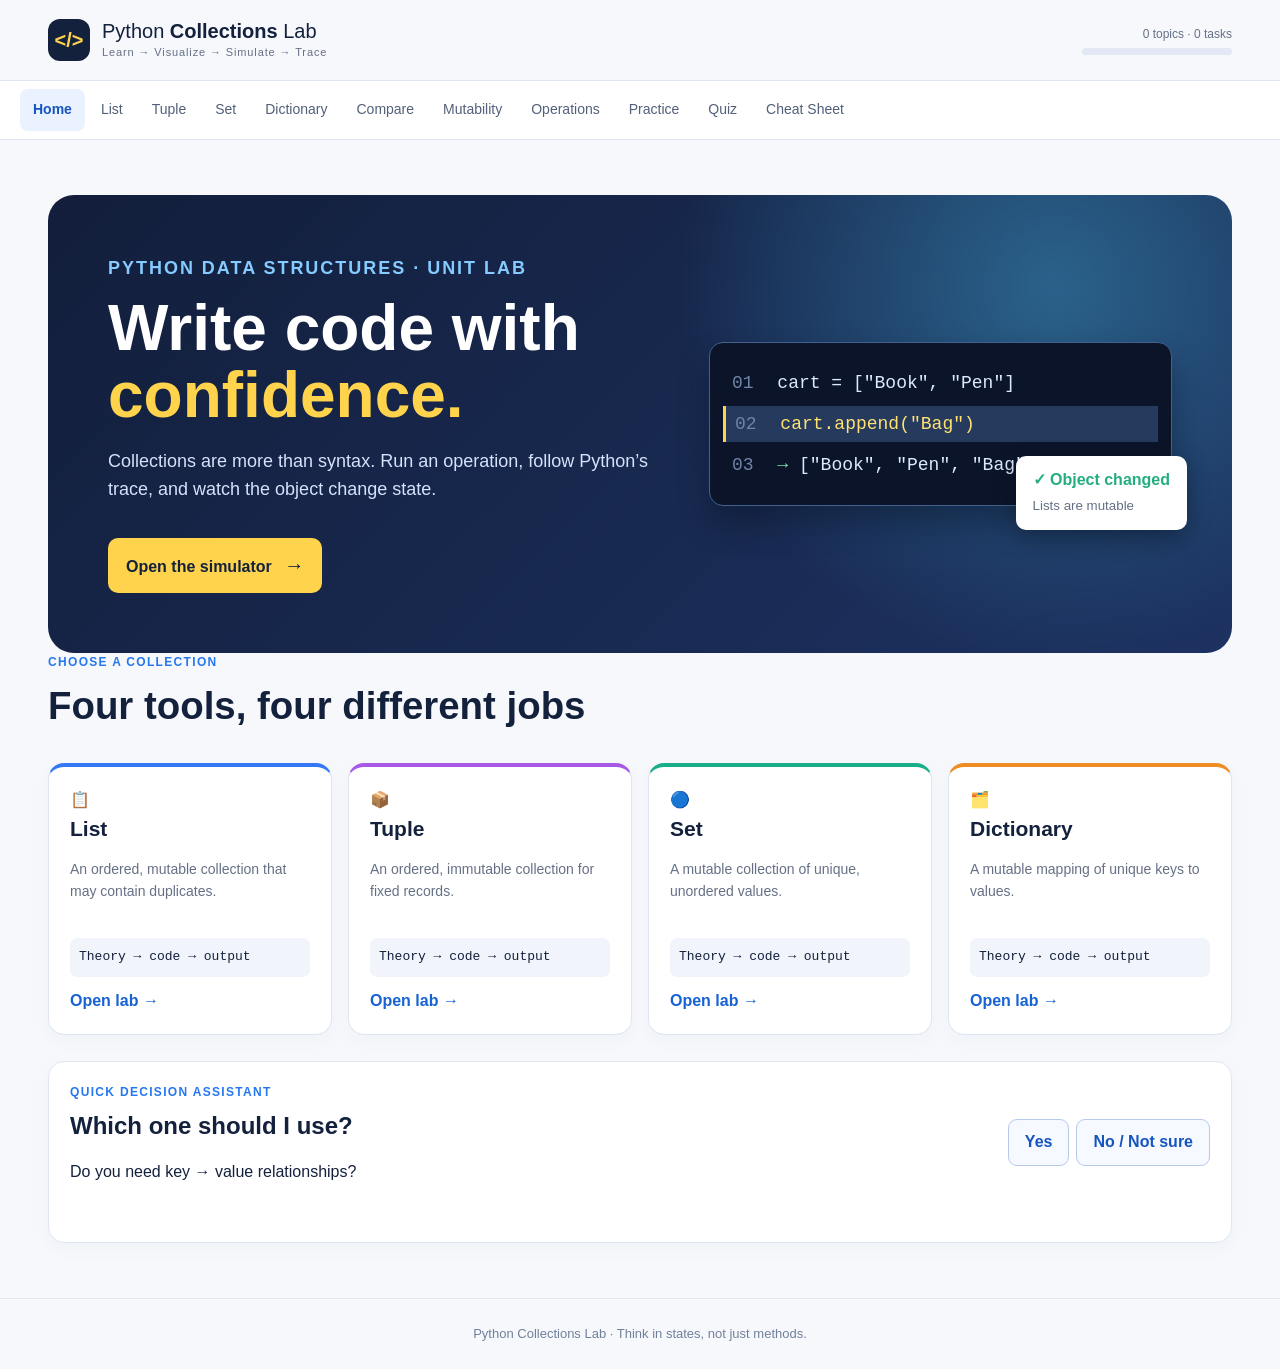
<file: Collections_Lab/index.html>
<!doctype html>
<html lang="en">

<head>
  <meta charset="UTF-8">
  <meta name="viewport" content="width=device-width, initial-scale=1.0">
  <title>Python Collections Lab</title>
  <link rel="stylesheet" href="style.css">
</head>

<body>
  <header class="site-header">
    <a class="brand" href="#home" data-tab="home"><span class="mark">&lt;/&gt;</span><span>Python <b>Collections</b>
        Lab<small>Learn → Visualize → Simulate → Trace</small></span></a>
    <div class="progress"><span id="progressText">0 topics explored</span>
      <div class="meter"><i id="progressBar"></i></div>
    </div>
  </header>

  <nav class="tabs" aria-label="Main navigation">
    <button class="tab active" data-tab="home">Home</button><button class="tab" data-tab="list">List</button><button
      class="tab" data-tab="tuple">Tuple</button><button class="tab" data-tab="set">Set</button><button class="tab"
      data-tab="dictionary">Dictionary</button><button class="tab" data-tab="comparison">Compare</button><button
      class="tab" data-tab="mutability">Mutability</button><button class="tab"
      data-tab="operations">Operations</button><button class="tab" data-tab="practice">Practice</button><button
      class="tab" data-tab="quiz">Quiz</button><button class="tab" data-tab="cheatsheet">Cheat Sheet</button>
  </nav>

  <main>
    <section class="view active" id="home">
      <div class="hero">
        <div>
          <p class="eyebrow">PYTHON DATA STRUCTURES · UNIT LAB</p>
          <h1>Write code with <em>confidence.</em></h1>
          <p>Collections are more than syntax. Run an operation, follow Python’s trace, and watch the object change
            state.</p><button class="primary jump" data-tab="simulator">Open the simulator <span>→</span></button>
        </div>
        <div class="hero-visual">
          <div class="terminal">
            <p><span>01</span> cart = ["Book", "Pen"]</p>
            <p class="selected"><span>02</span> cart.append("Bag")</p>
            <p><span>03</span> <b>→</b> ["Book", "Pen", "Bag"]</p>
          </div>
          <div class="float-card">✓ Object changed<br><small>Lists are mutable</small></div>
        </div>
      </div>
      <div class="section-title">
        <p class="eyebrow">CHOOSE A COLLECTION</p>
        <h2>Four tools, four different jobs</h2>
      </div>
      <div class="structure-grid" id="homeCards"></div>
      <section class="lab-card use-tool">
        <div>
          <p class="eyebrow">QUICK DECISION ASSISTANT</p>
          <h2>Which one should I use?</h2>
          <p id="decisionQuestion">Do you need key → value relationships?</p>
        </div>
        <div><button class="choice" data-choice="dictionary">Yes</button><button class="choice" data-choice="next">No /
            Not sure</button></div>
        <p id="decisionAnswer" class="decision-answer" aria-live="polite"></p>
      </section>
    </section>

    <section class="view module-view" id="list"></section>
    <section class="view module-view" id="tuple"></section>
    <section class="view module-view" id="set"></section>
    <section class="view module-view" id="dictionary"></section>

    <section class="view" id="simulator" hidden>
      <div class="section-title">
        <p class="eyebrow">UNIVERSAL OPERATION SIMULATOR</p>
        <h1>Run a collection experiment</h1>
        <p>Every simulation makes the before → operation → after journey visible.</p>
      </div>
      <div class="sim-layout">
        <aside class="control-panel"><label>1. Data type<select id="typeSelect"
              aria-label="Data type"></select></label><label>2. Operation<select id="operationSelect"
              aria-label="Operation"></select></label><label>3. Initial data<textarea id="dataInput" rows="3"
              aria-label="Initial data"></textarea></label><button class="primary" id="runButton">▶ Run
            simulation</button>
          <p class="hint">Choose a supported operation to explore its execution trace.</p>
        </aside>
        <div class="simulation">
          <div class="code-panel">
            <div class="panel-label">PYTHON CODE</div>
            <pre id="codeDisplay"></pre>
          </div>
          <div class="state-flow">
            <article>
              <p>BEFORE</p>
              <div id="beforeVisual" class="visual"></div>
            </article>
            <div class="arrow">↓<small id="operationLabel">operation</small>↓</div>
            <article>
              <p id="outcomeLabel">AFTER</p>
              <div id="afterVisual" class="visual"></div>
            </article>
          </div>
          <div id="errorBox" class="error-box" hidden></div>
        </div>
        <aside class="trace-panel">
          <div class="trace-head">
            <div>
              <p class="panel-label">EXECUTION TRACE</p>
              <h3>Step by step</h3>
            </div><span id="stepCounter">1 / 1</span>
          </div>
          <ol id="traceList"></ol>
          <div class="trace-controls"><button id="prevStep" title="Previous step">←</button><button id="playStep"
              title="Play trace">▶</button><button id="nextStep" title="Next step">→</button><button id="resetStep"
              title="Restart trace">↺</button></div>
        </aside>
      </div>
      <div class="watch-grid">
        <article class="watch-card">
          <p class="panel-label">VARIABLE WATCH</p>
          <div id="variableWatch"></div>
        </article>
        <article class="watch-card">
          <p class="panel-label">TYPE WATCH</p>
          <div id="typeWatch"></div>
        </article>
        <article class="watch-card console">
          <p class="panel-label">OUTPUT</p>
          <pre id="outputConsole">Run a simulation to see output.</pre>
        </article>
      </div>
    </section>

    <section class="view" id="operations">
      <div class="section-title">
        <p class="eyebrow">PRACTICAL REFERENCE</p>
        <h1>Operations & expected output</h1>
        <p>Search a method, copy the example, and run it in your own Python environment.</p>
      </div><input id="operationSearch" class="search" placeholder="Search append, get, union, map, conversion…">
      <div class="operation-grid" id="operationGrid"></div>
    </section>
    <section class="view" id="comparison">
      <div class="section-title">
        <p class="eyebrow">COMPARISON LAB</p>
        <h1>How collections differ</h1>
        <p>Click a row for a practical explanation.</p>
      </div>
      <div class="comparison-wrap">
        <table id="comparisonTable"></table>
      </div>
      <div class="callout" id="comparisonExplanation">Select a row to inspect a collection property.</div>
    </section>
    <section class="view" id="mutability">
      <div class="section-title">
        <p class="eyebrow">CORE CONCEPT</p>
        <h1>Mutability is about the object</h1>
        <p>It means whether an object’s contents can change after it is created—not whether a variable can be
          reassigned.</p>
      </div>
      <div class="mutability-grid" id="mutabilityGrid"></div>
      <div class="callout"><b>Important edge case:</b> a tuple cannot replace one of its references, but a mutable
        object inside it still can change: <code>data = ([1, 2], 10); data[0].append(3)</code>.</div>
    </section>

    <section class="view" id="practice">
      <div class="section-title">
        <p class="eyebrow">ADAPTIVE PRACTICE STUDIO</p>
        <h1>Write, trace, and apply Python</h1>
        <p>Educational code checker: it recognizes supported Python concepts; it is not a full Python interpreter.</p>
      </div>
      <div class="practice-modes" id="practiceModes"><button data-mode="predict" class="active">1. Predict
          Output</button><button data-mode="fill">2. Fill the Code</button><button data-mode="debug">3.
          Debug</button><button data-mode="write">4. Write Code</button><button data-mode="trace">5.
          Trace</button><button data-mode="transform">6. Transform</button><button data-mode="classwork">7.
          Classwork</button><button data-mode="challenge">8. Challenge</button></div>
      <article class="question-card"><span id="practiceLevel" class="pill">Level 1 — Recognition</span>
        <h2 id="practiceQuestion"></h2>
        <pre id="practiceCode"></pre>
        <div id="practiceChoices" class="choices"></div><textarea id="codeAnswer" class="code-answer" rows="6"
          placeholder="Write your Python answer here…" hidden></textarea><button class="primary" id="checkCode"
          hidden>Check my code</button>
        <p id="practiceFeedback" aria-live="polite"></p><button class="secondary" id="nextPractice">Next challenge
          →</button>
      </article>
      <section class="skill-card">
        <p class="panel-label">LIST MASTERY · SAVED LOCALLY</p>
        <div id="skillProgress" class="skill-progress"></div>
      </section>
    </section>
    <section class="view" id="quiz">
      <div class="section-title">
        <p class="eyebrow">KNOWLEDGE CHECK</p>
        <h1>Collections quiz</h1>
        <p>Score is saved in this browser.</p>
      </div>
      <article class="question-card">
        <p class="pill">QUESTION <span id="quizNumber">1</span> / 5</p>
        <h2 id="quizQuestion"></h2>
        <div id="quizChoices" class="choices"></div>
        <p id="quizFeedback" aria-live="polite"></p><button class="primary" id="nextQuiz">Next question →</button>
      </article>
    </section>
    <section class="view" id="cheatsheet">
      <div class="section-title">
        <p class="eyebrow">REFERENCE DESK</p>
        <h1>Searchable cheat sheet</h1>
      </div><input id="cheatSearch" class="search" placeholder="Search syntax, purpose, or collection…"
        aria-label="Search cheat sheet">
      <div class="cheat-grid" id="cheatGrid"></div>
    </section>
  </main>
  <footer>Python Collections Lab · Think in states, not just methods.</footer>
  <script src="script.js"></script>
</body>

</html>
</file>
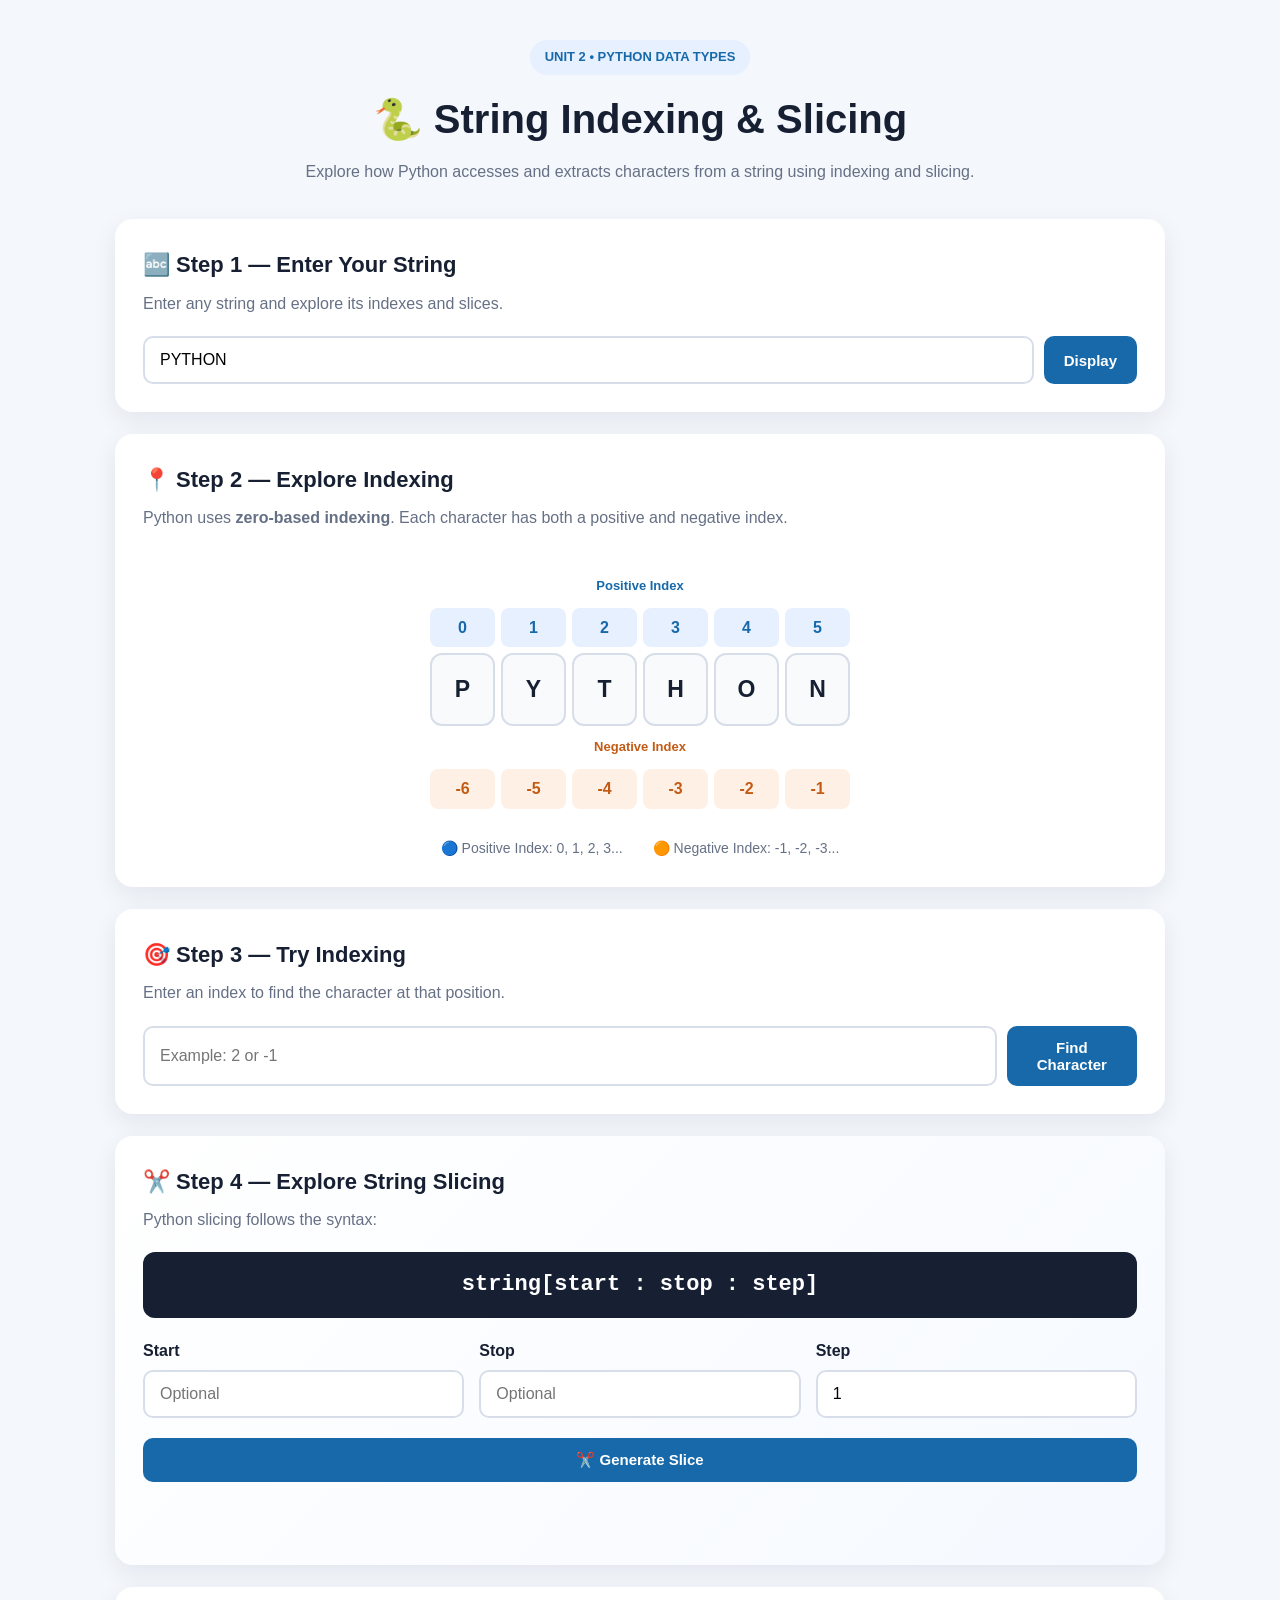
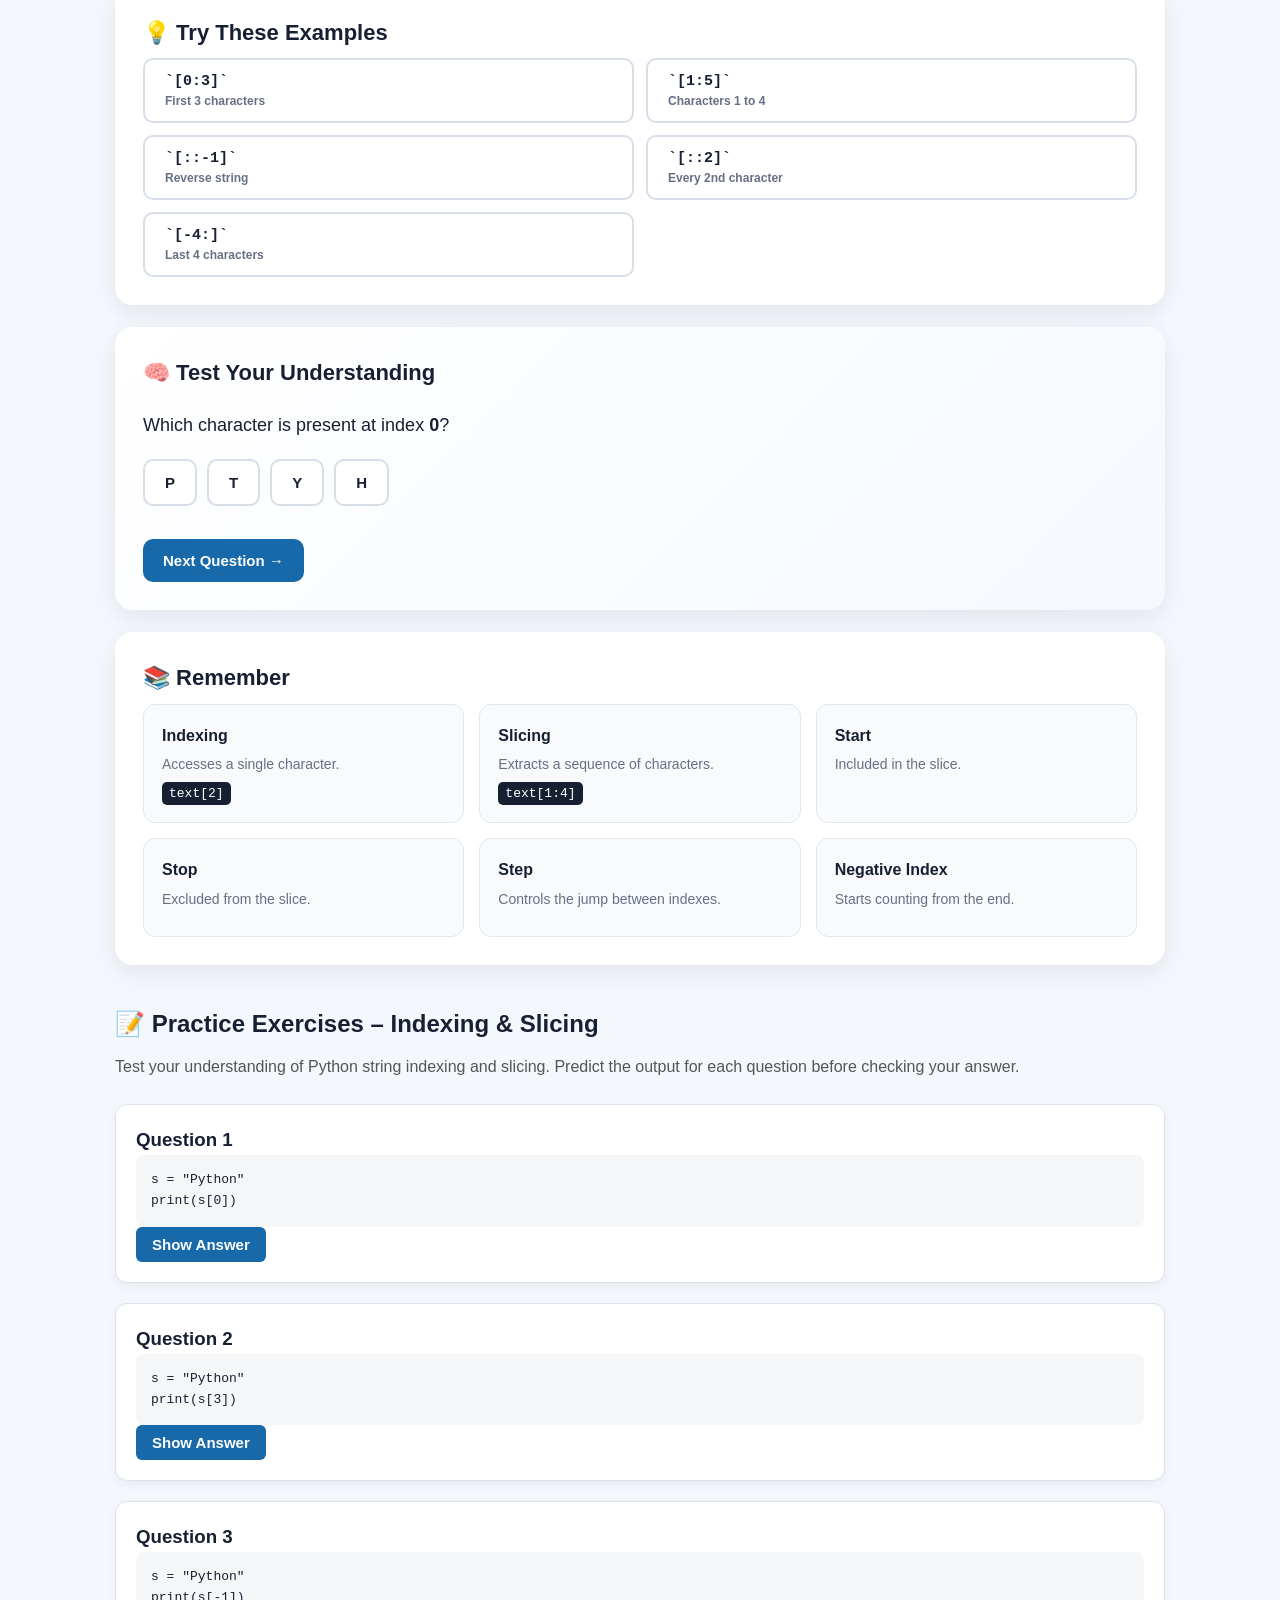
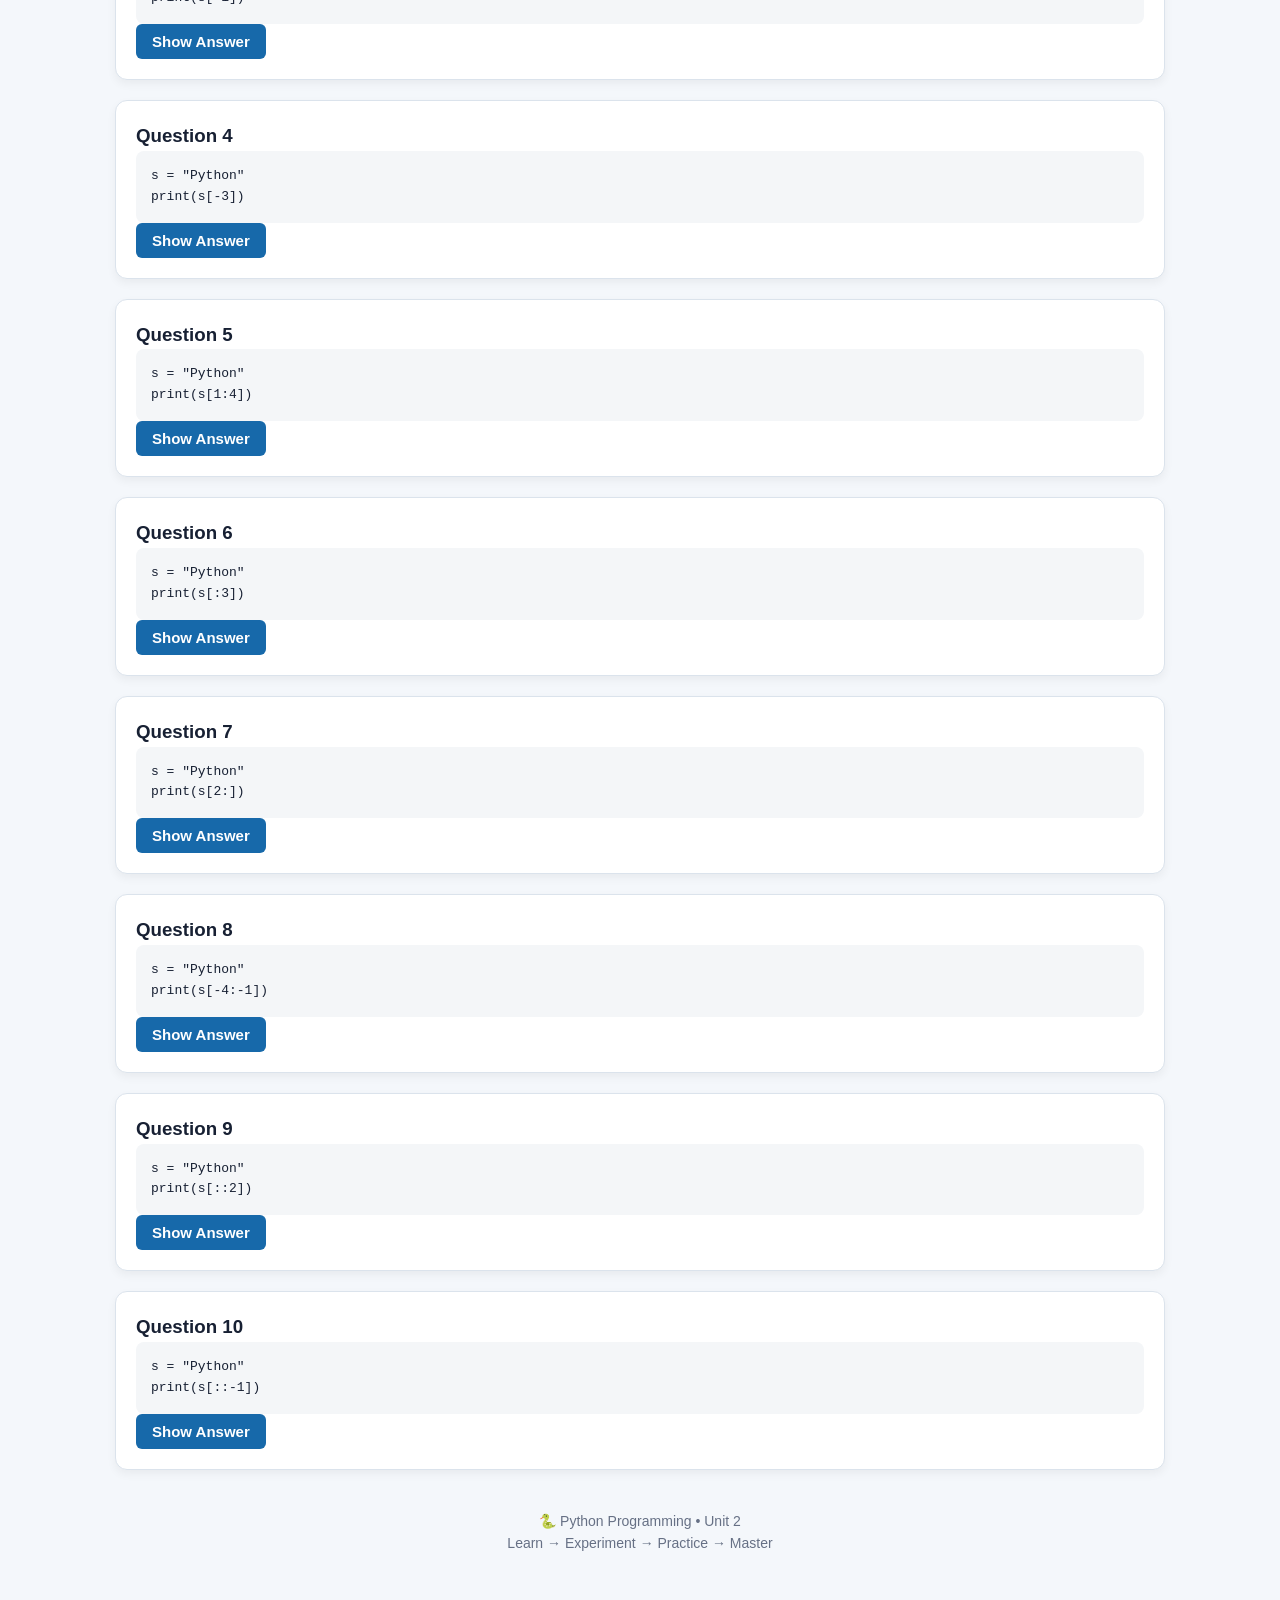
<file: Indexing_Slicing/index.html>
<html lang="en">

<head>
    <meta charset="UTF-8">
    <meta name="viewport" content="width=device-width, initial-scale=1.0">
    <title>Python String Indexing & Slicing</title>
    <link rel="stylesheet" href="./indexing_slicing.css">
</head>

<body>

    <div class="container">

        <!-- Header -->
        <header class="header">

            <div class="badge">
                UNIT 2 • PYTHON DATA TYPES
            </div>

            <h1>🐍 String Indexing & Slicing</h1>

            <p>
                Explore how Python accesses and extracts characters
                from a string using indexing and slicing.
            </p>

        </header>


        <!-- String Input -->
        <section class="card">

            <h2>🔤 Step 1 — Enter Your String</h2>

            <p class="description">
                Enter any string and explore its indexes and slices.
            </p>

            <div class="input-group">

                <input type="text" id="textInput" value="PYTHON" placeholder="Enter a string...">

                <button id="showStringBtn">
                    Display
                </button>

            </div>

        </section>


        <!-- Indexing Visualization -->
        <section class="card">

            <h2>📍 Step 2 — Explore Indexing</h2>

            <p class="description">
                Python uses <strong>zero-based indexing</strong>.
                Each character has both a positive and negative index.
            </p>

            <div class="index-wrapper">

                <div class="index-title positive-title">
                    Positive Index
                </div>

                <div class="index-row" id="positiveIndexes">
                </div>


                <div class="character-row" id="characters">
                </div>


                <div class="index-title negative-title">
                    Negative Index
                </div>

                <div class="index-row" id="negativeIndexes">
                </div>

            </div>

            <div class="index-note">

                <span>🔵 Positive Index: 0, 1, 2, 3...</span>

                <span>🟠 Negative Index: -1, -2, -3...</span>

            </div>

        </section>


        <!-- Indexing Practice -->
        <section class="card">

            <h2>🎯 Step 3 — Try Indexing</h2>

            <p class="description">
                Enter an index to find the character at that position.
            </p>

            <div class="input-group">

                <input type="number" id="indexInput" placeholder="Example: 2 or -1">

                <button id="checkIndexBtn">
                    Find Character
                </button>

            </div>

            <div id="indexResult" class="result hidden">
            </div>

        </section>


        <!-- Slicing -->
        <section class="card slicing-card">

            <h2>✂️ Step 4 — Explore String Slicing</h2>

            <p class="description">
                Python slicing follows the syntax:
            </p>

            <div class="syntax">
                string[start : stop : step]
            </div>

            <div class="slice-grid">

                <div class="slice-input">

                    <label for="startInput">
                        Start
                    </label>

                    <input type="number" id="startInput" placeholder="Optional">

                </div>


                <div class="slice-input">

                    <label for="stopInput">
                        Stop
                    </label>

                    <input type="number" id="stopInput" placeholder="Optional">

                </div>


                <div class="slice-input">

                    <label for="stepInput">
                        Step
                    </label>

                    <input type="number" id="stepInput" placeholder="1" value="1">

                </div>

            </div>


            <button id="sliceBtn" class="slice-button">

                ✂️ Generate Slice

            </button>


            <div id="sliceResult" class="slice-result hidden">
            </div>


            <!-- Slice Visualization -->
            <div id="sliceVisualization" class="slice-visualization">
            </div>

        </section>


        <!-- Slicing Examples -->
        <section class="card">

            <h2>💡 Try These Examples</h2>

            <div class="examples">

                <button class="example-btn" data-start="0" data-stop="3" data-step="1">

                    `[0:3]`
                    <span>First 3 characters</span>

                </button>


                <button class="example-btn" data-start="1" data-stop="5" data-step="1">

                    `[1:5]`
                    <span>Characters 1 to 4</span>

                </button>


                <button class="example-btn" data-start="" data-stop="" data-step="-1">

                    `[::-1]`
                    <span>Reverse string</span>

                </button>


                <button class="example-btn" data-start="0" data-stop="" data-step="2">

                    `[::2]`
                    <span>Every 2nd character</span>

                </button>


                <button class="example-btn" data-start="-4" data-stop="" data-step="1">

                    `[-4:]`
                    <span>Last 4 characters</span>

                </button>

            </div>

        </section>


        <!-- Challenge -->
        <section class="card challenge-card">

            <h2>🧠 Test Your Understanding</h2>

            <p id="question">
                Which character is present at index 2?
            </p>

            <div id="challengeOptions" class="options">
            </div>

            <div id="challengeResult" class="challenge-result">
            </div>

            <button id="nextQuestionBtn" class="next-button">

                Next Question →

            </button>

        </section>


        <!-- Key Concepts -->
        <section class="card concepts">

            <h2>📚 Remember</h2>

            <div class="concept-grid">

                <div class="concept">
                    <strong>Indexing</strong>
                    <p>
                        Accesses a single character.
                    </p>

                    <code>
                        text[2]
                    </code>
                </div>


                <div class="concept">
                    <strong>Slicing</strong>
                    <p>
                        Extracts a sequence of characters.
                    </p>

                    <code>
                        text[1:4]
                    </code>
                </div>


                <div class="concept">
                    <strong>Start</strong>
                    <p>
                        Included in the slice.
                    </p>
                </div>


                <div class="concept">
                    <strong>Stop</strong>
                    <p>
                        Excluded from the slice.
                    </p>
                </div>


                <div class="concept">
                    <strong>Step</strong>
                    <p>
                        Controls the jump between indexes.
                    </p>
                </div>


                <div class="concept">
                    <strong>Negative Index</strong>
                    <p>
                        Starts counting from the end.
                    </p>
                </div>

            </div>

        </section>

        <section class="exercise-section">
            <h2>📝 Practice Exercises – Indexing & Slicing</h2>

            <p class="exercise-intro">
                Test your understanding of Python string indexing and slicing.
                Predict the output for each question before checking your answer.
            </p>

            <div class="exercise-card">
                <h3>Question 1</h3>
                <pre><code>s = "Python"
print(s[0])</code></pre>

                <button onclick="showAnswer(1)">Show Answer</button>
                <p id="answer1" class="answer">Answer: P</p>
            </div>

            <div class="exercise-card">
                <h3>Question 2</h3>
                <pre><code>s = "Python"
print(s[3])</code></pre>

                <button onclick="showAnswer(2)">Show Answer</button>
                <p id="answer2" class="answer">Answer: h</p>
            </div>

            <div class="exercise-card">
                <h3>Question 3</h3>
                <pre><code>s = "Python"
print(s[-1])</code></pre>

                <button onclick="showAnswer(3)">Show Answer</button>
                <p id="answer3" class="answer">Answer: n</p>
            </div>

            <div class="exercise-card">
                <h3>Question 4</h3>
                <pre><code>s = "Python"
print(s[-3])</code></pre>

                <button onclick="showAnswer(4)">Show Answer</button>
                <p id="answer4" class="answer">Answer: h</p>
            </div>

            <div class="exercise-card">
                <h3>Question 5</h3>
                <pre><code>s = "Python"
print(s[1:4])</code></pre>

                <button onclick="showAnswer(5)">Show Answer</button>
                <p id="answer5" class="answer">Answer: yth</p>
            </div>

            <div class="exercise-card">
                <h3>Question 6</h3>
                <pre><code>s = "Python"
print(s[:3])</code></pre>

                <button onclick="showAnswer(6)">Show Answer</button>
                <p id="answer6" class="answer">Answer: Pyt</p>
            </div>

            <div class="exercise-card">
                <h3>Question 7</h3>
                <pre><code>s = "Python"
print(s[2:])</code></pre>

                <button onclick="showAnswer(7)">Show Answer</button>
                <p id="answer7" class="answer">Answer: thon</p>
            </div>

            <div class="exercise-card">
                <h3>Question 8</h3>
                <pre><code>s = "Python"
print(s[-4:-1])</code></pre>

                <button onclick="showAnswer(8)">Show Answer</button>
                <p id="answer8" class="answer">Answer: tho</p>
            </div>

            <div class="exercise-card">
                <h3>Question 9</h3>
                <pre><code>s = "Python"
print(s[::2])</code></pre>

                <button onclick="showAnswer(9)">Show Answer</button>
                <p id="answer9" class="answer">Answer: Pto</p>
            </div>

            <div class="exercise-card">
                <h3>Question 10</h3>
                <pre><code>s = "Python"
print(s[::-1])</code></pre>

                <button onclick="showAnswer(10)">Show Answer</button>
                <p id="answer10" class="answer">Answer: nohtyP</p>
            </div>
        </section>
        <footer>

            🐍 Python Programming • Unit 2

            <br>

            Learn → Experiment → Practice → Master

        </footer>

    </div>
    <script src="./indexing_slicing.js"></script>
</body>

</html>
</file>
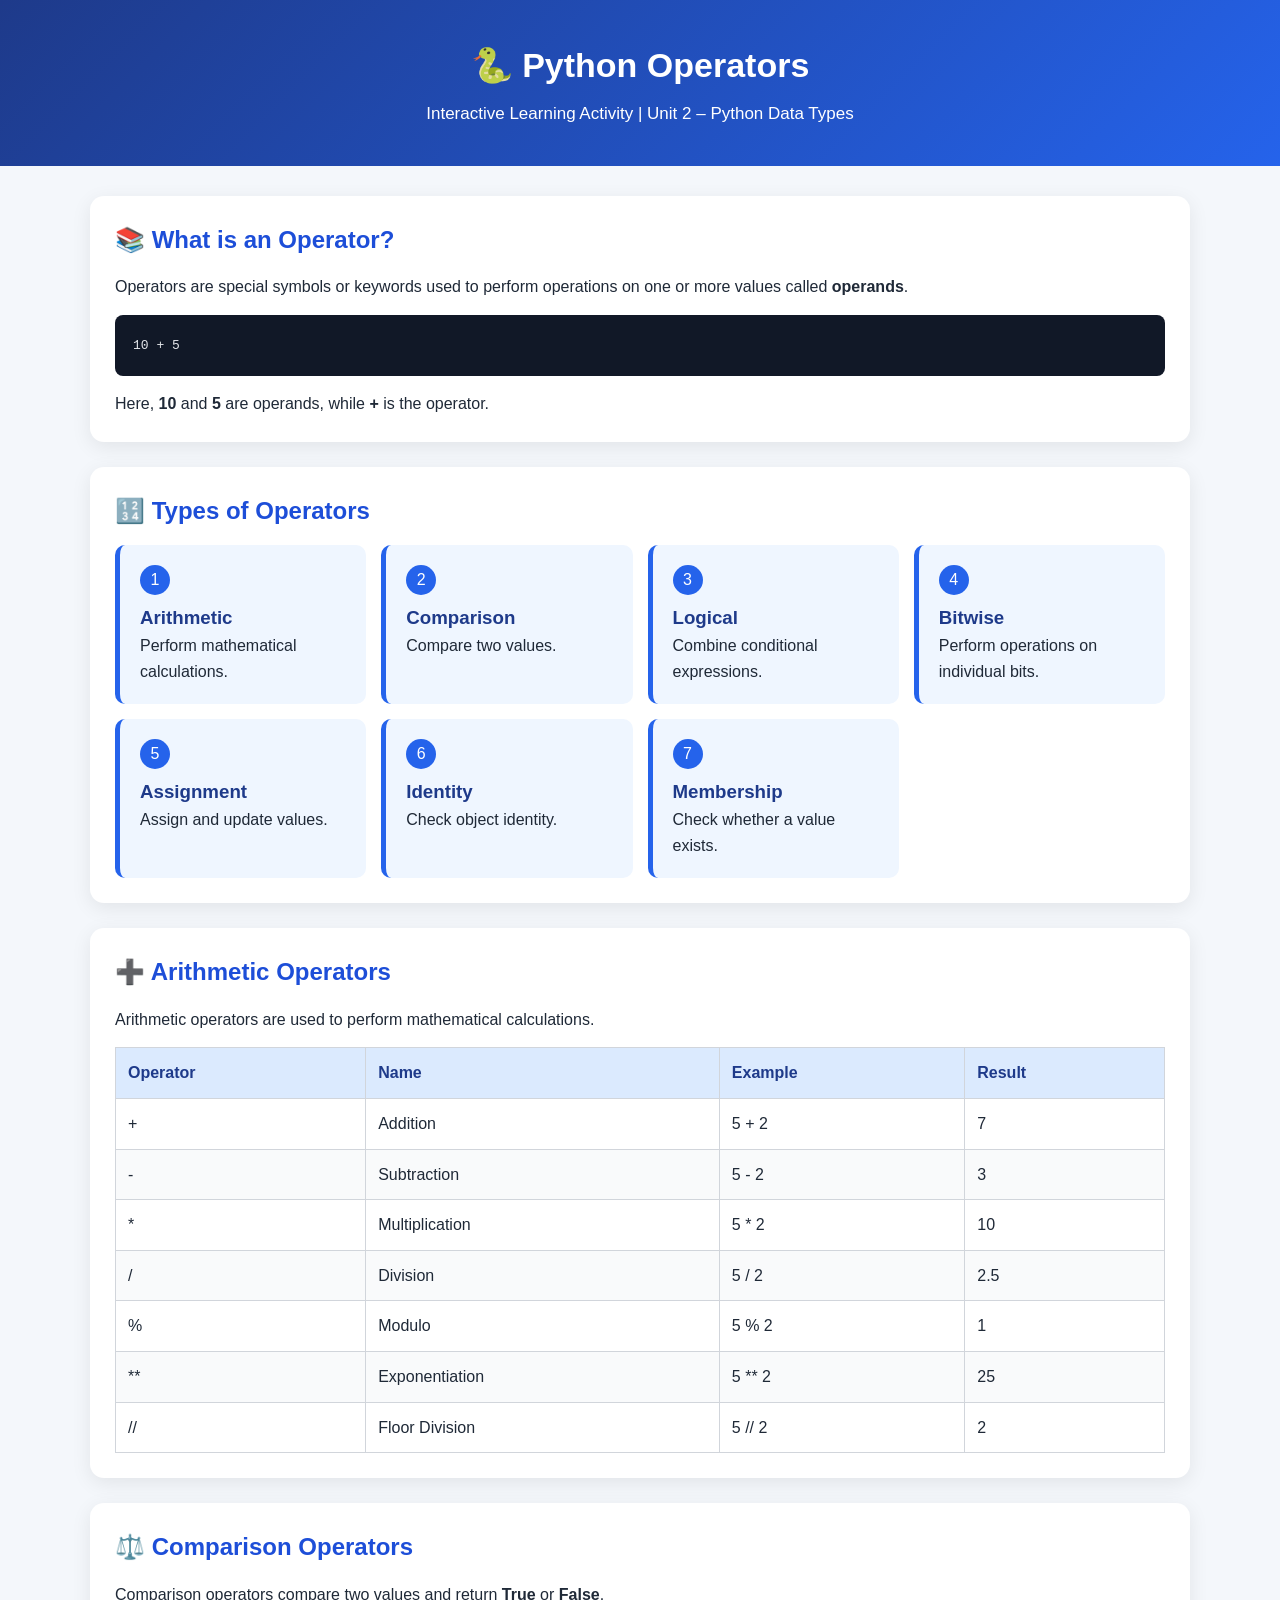
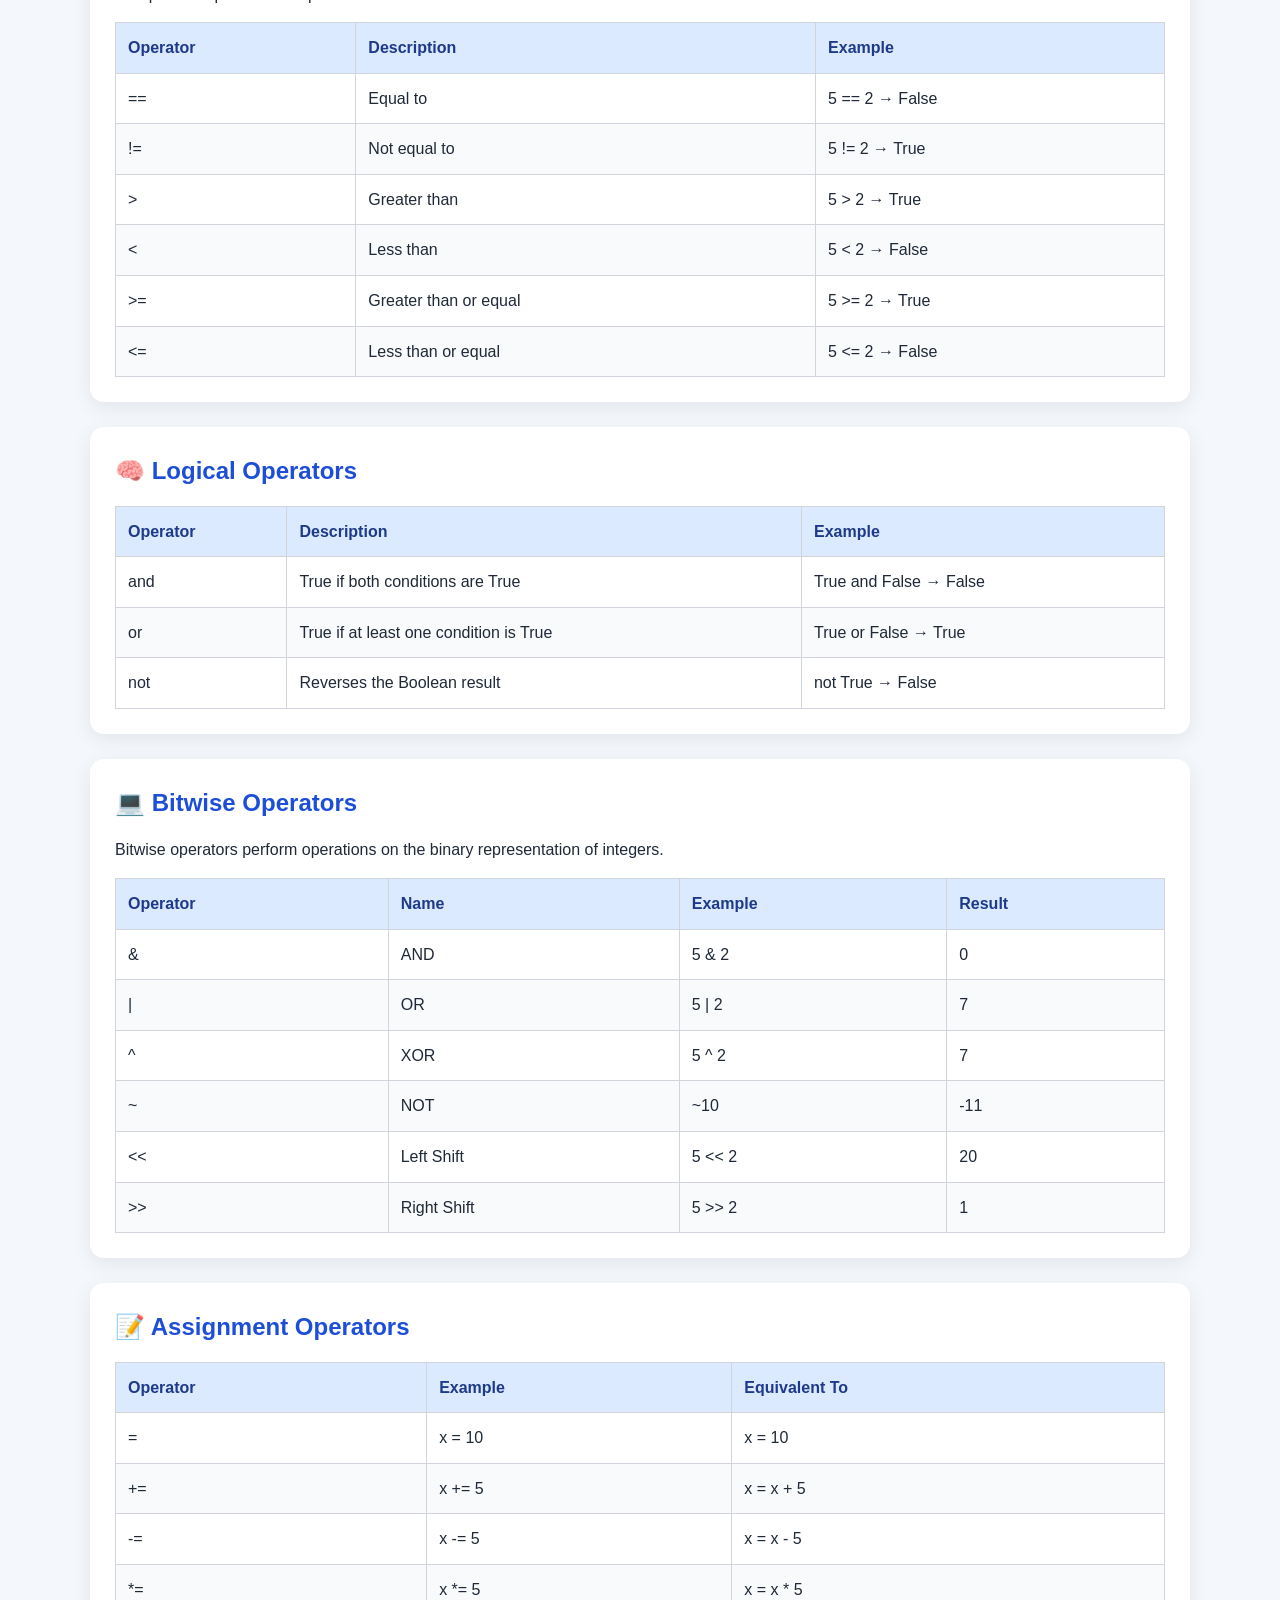
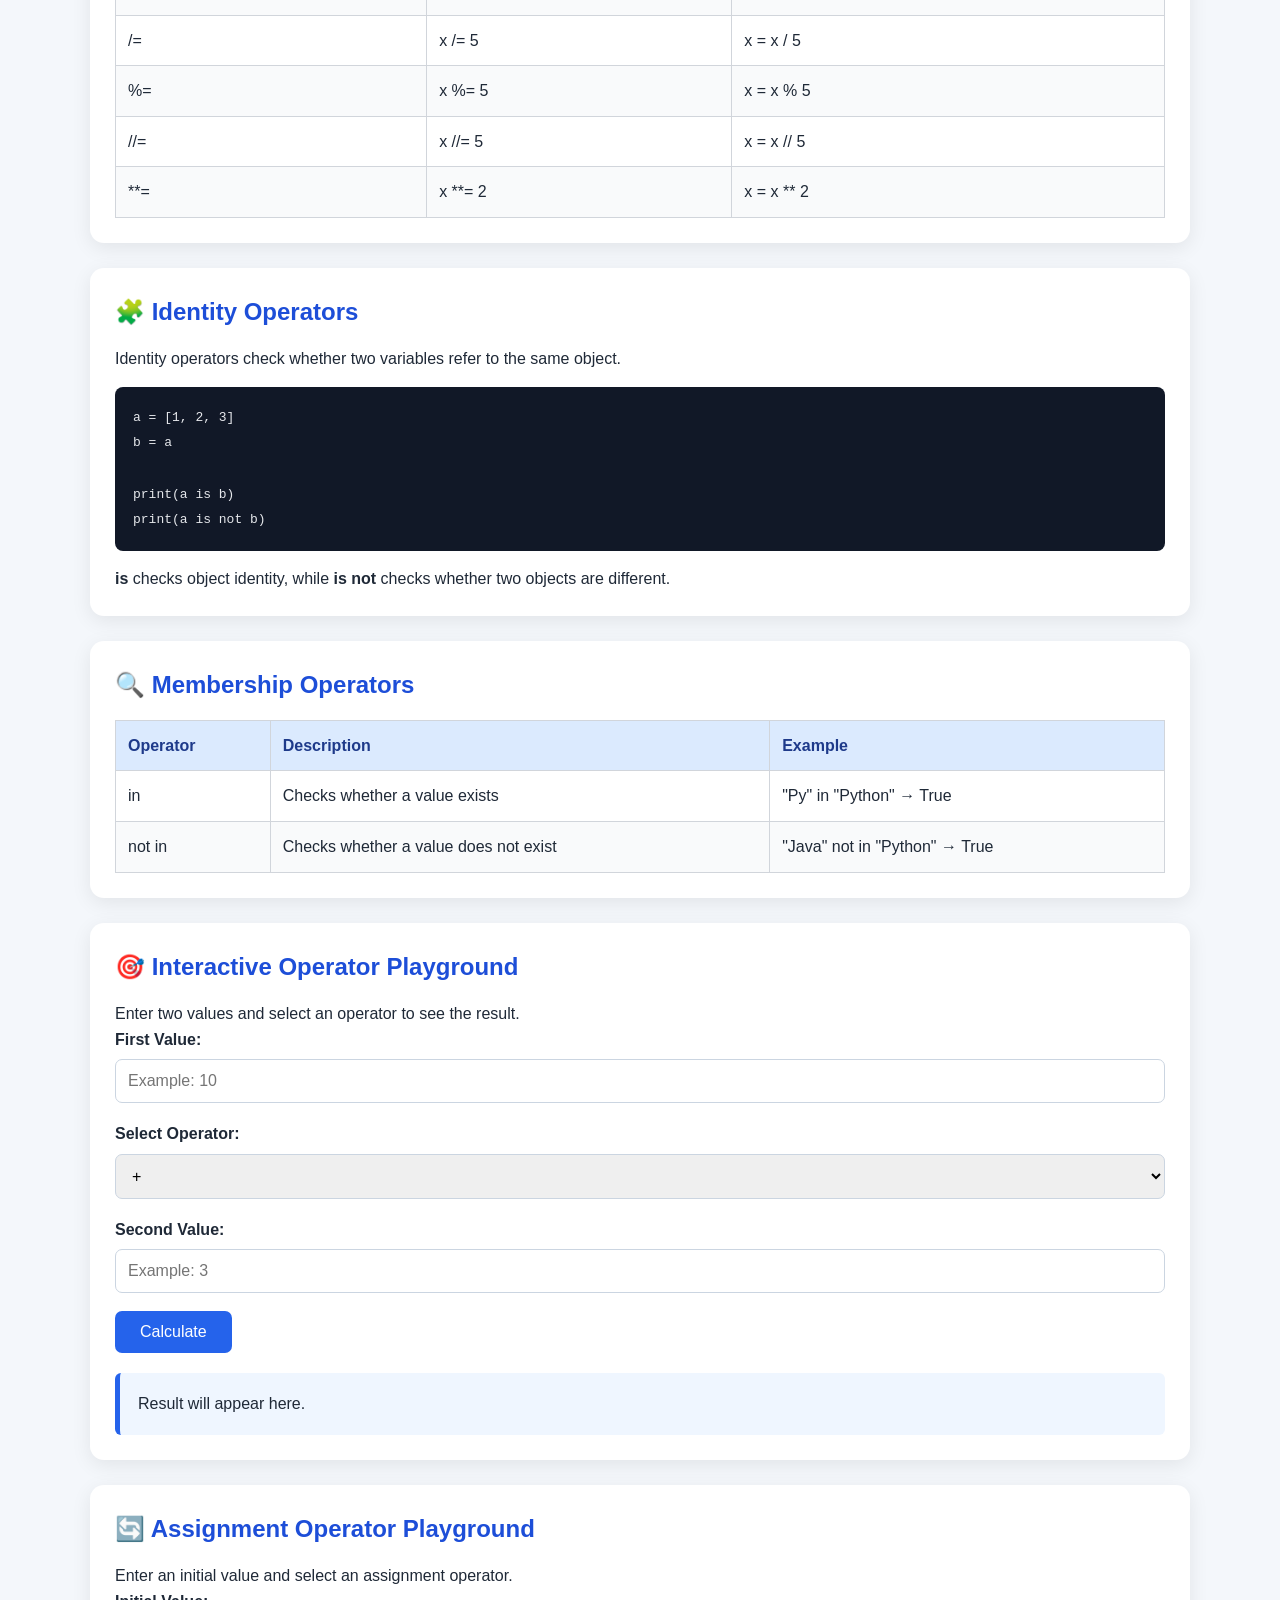
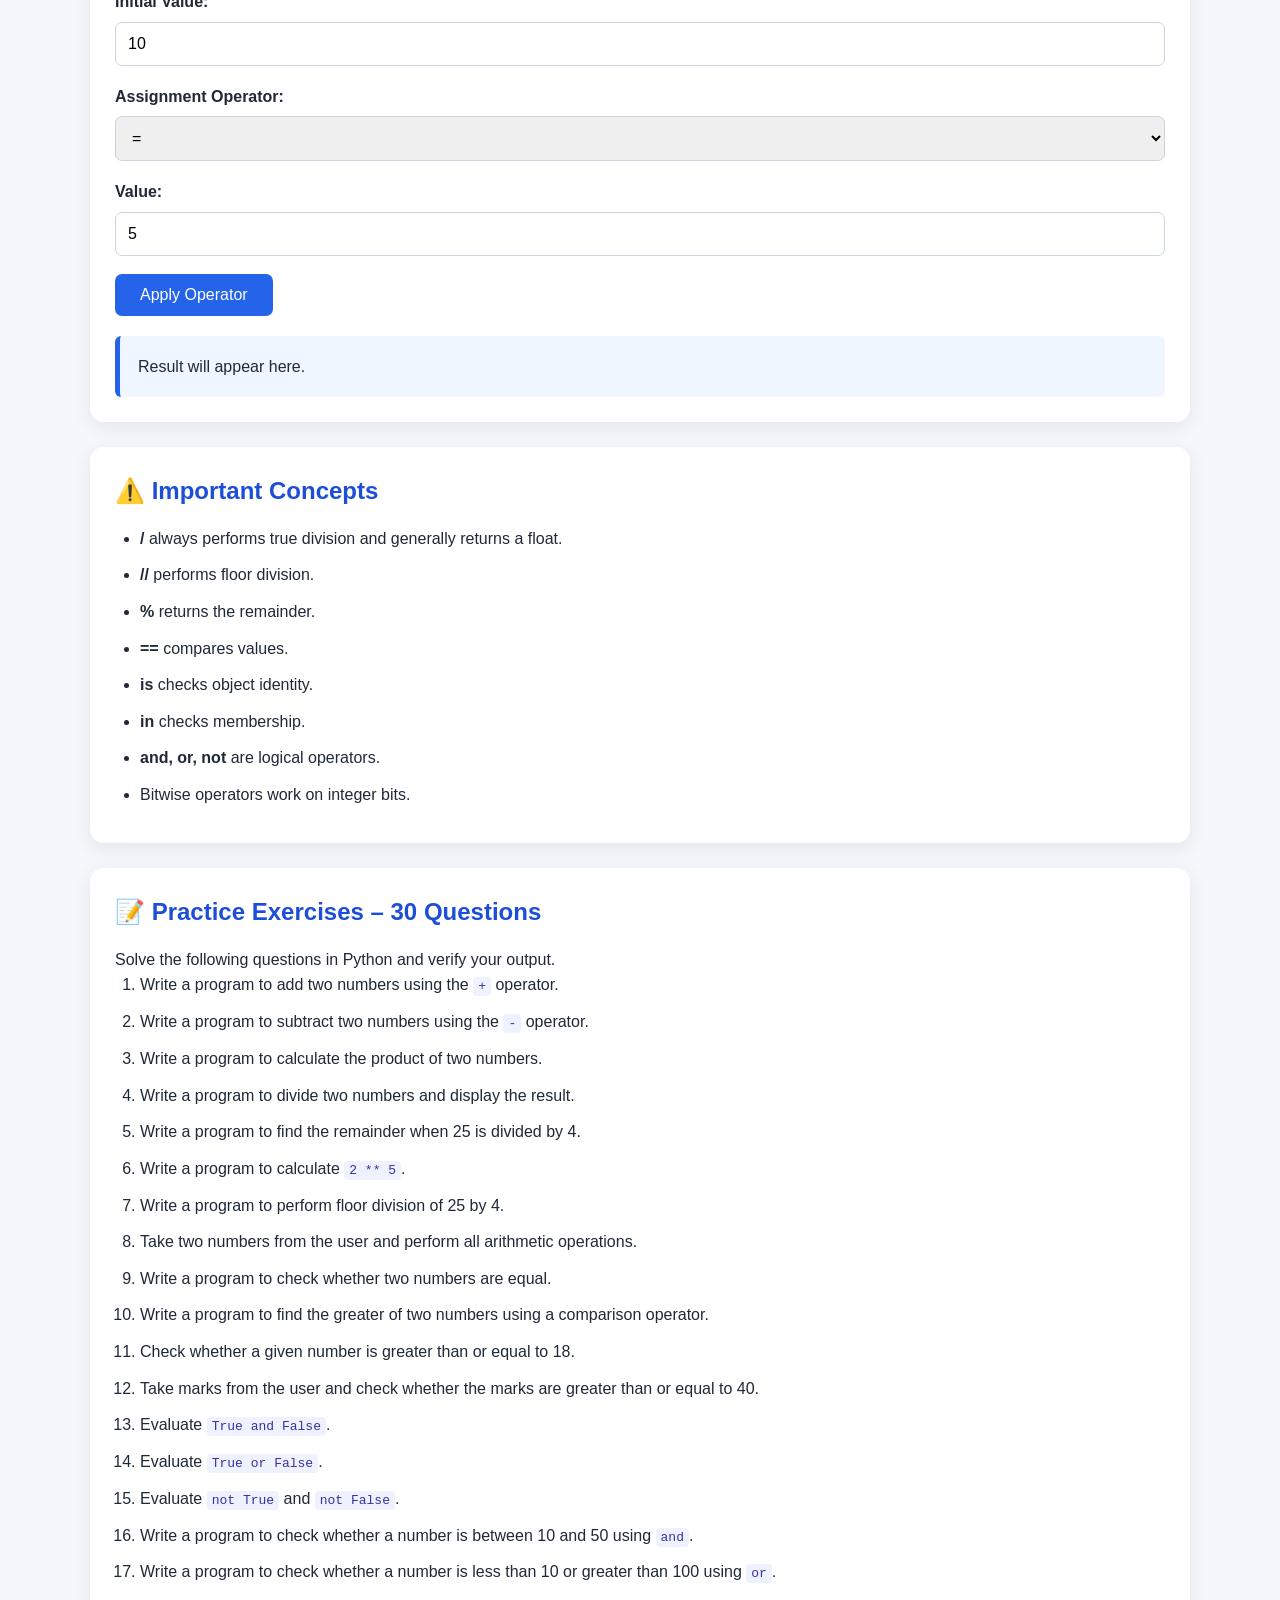
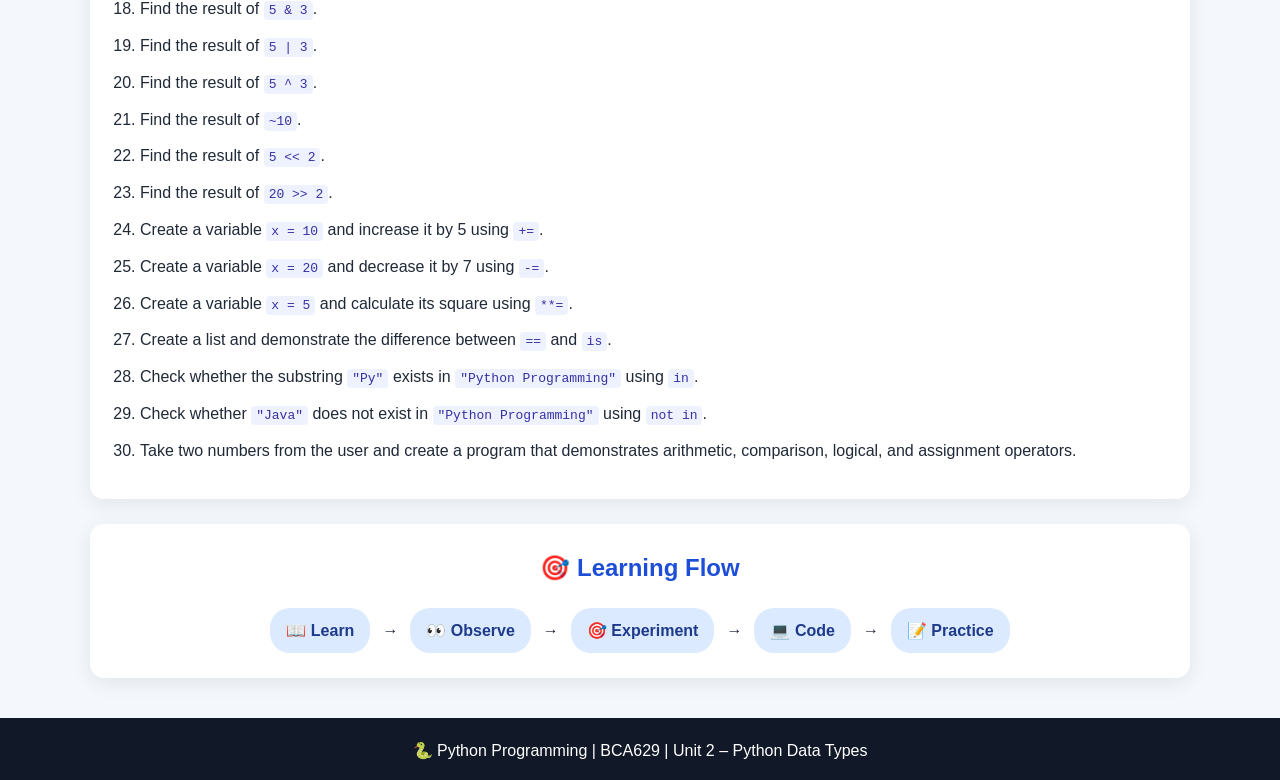
<file: Operators/index.html>
<!DOCTYPE html>
<html lang="en">

<head>
    <meta charset="UTF-8">
    <meta name="viewport" content="width=device-width, initial-scale=1.0">
    <title>Python Operators Activity</title>
    <link rel="stylesheet" href="./Operators.css">
</head>

<body>

    <header>
        <h1>🐍 Python Operators</h1>
        <p>Interactive Learning Activity | Unit 2 – Python Data Types</p>
    </header>

    <main>

        <!-- Introduction -->
        <section class="card">
            <h2>📚 What is an Operator?</h2>

            <p>
                Operators are special symbols or keywords used to perform
                operations on one or more values called <strong>operands</strong>.
            </p>

            <div class="code-box">
                <code>
                    10 + 5
                </code>
            </div>

            <p>
                Here, <strong>10</strong> and <strong>5</strong> are operands,
                while <strong>+</strong> is the operator.
            </p>
        </section>


        <!-- Types -->
        <section class="card">

            <h2>🔢 Types of Operators</h2>

            <div class="operator-grid">

                <div class="operator-item">
                    <span>1</span>
                    <h3>Arithmetic</h3>
                    <p>Perform mathematical calculations.</p>
                </div>

                <div class="operator-item">
                    <span>2</span>
                    <h3>Comparison</h3>
                    <p>Compare two values.</p>
                </div>

                <div class="operator-item">
                    <span>3</span>
                    <h3>Logical</h3>
                    <p>Combine conditional expressions.</p>
                </div>

                <div class="operator-item">
                    <span>4</span>
                    <h3>Bitwise</h3>
                    <p>Perform operations on individual bits.</p>
                </div>

                <div class="operator-item">
                    <span>5</span>
                    <h3>Assignment</h3>
                    <p>Assign and update values.</p>
                </div>

                <div class="operator-item">
                    <span>6</span>
                    <h3>Identity</h3>
                    <p>Check object identity.</p>
                </div>

                <div class="operator-item">
                    <span>7</span>
                    <h3>Membership</h3>
                    <p>Check whether a value exists.</p>
                </div>

            </div>

        </section>


        <!-- Arithmetic -->
        <section class="card">

            <h2>➕ Arithmetic Operators</h2>

            <p>
                Arithmetic operators are used to perform mathematical
                calculations.
            </p>

            <table>

                <thead>
                    <tr>
                        <th>Operator</th>
                        <th>Name</th>
                        <th>Example</th>
                        <th>Result</th>
                    </tr>
                </thead>

                <tbody>

                    <tr>
                        <td>+</td>
                        <td>Addition</td>
                        <td>5 + 2</td>
                        <td>7</td>
                    </tr>

                    <tr>
                        <td>-</td>
                        <td>Subtraction</td>
                        <td>5 - 2</td>
                        <td>3</td>
                    </tr>

                    <tr>
                        <td>*</td>
                        <td>Multiplication</td>
                        <td>5 * 2</td>
                        <td>10</td>
                    </tr>

                    <tr>
                        <td>/</td>
                        <td>Division</td>
                        <td>5 / 2</td>
                        <td>2.5</td>
                    </tr>

                    <tr>
                        <td>%</td>
                        <td>Modulo</td>
                        <td>5 % 2</td>
                        <td>1</td>
                    </tr>

                    <tr>
                        <td>**</td>
                        <td>Exponentiation</td>
                        <td>5 ** 2</td>
                        <td>25</td>
                    </tr>

                    <tr>
                        <td>//</td>
                        <td>Floor Division</td>
                        <td>5 // 2</td>
                        <td>2</td>
                    </tr>

                </tbody>

            </table>

        </section>


        <!-- Comparison -->
        <section class="card">

            <h2>⚖️ Comparison Operators</h2>

            <p>
                Comparison operators compare two values and return
                <strong>True</strong> or <strong>False</strong>.
            </p>

            <table>

                <thead>
                    <tr>
                        <th>Operator</th>
                        <th>Description</th>
                        <th>Example</th>
                    </tr>
                </thead>

                <tbody>

                    <tr>
                        <td>==</td>
                        <td>Equal to</td>
                        <td>5 == 2 → False</td>
                    </tr>

                    <tr>
                        <td>!=</td>
                        <td>Not equal to</td>
                        <td>5 != 2 → True</td>
                    </tr>

                    <tr>
                        <td>&gt;</td>
                        <td>Greater than</td>
                        <td>5 &gt; 2 → True</td>
                    </tr>

                    <tr>
                        <td>&lt;</td>
                        <td>Less than</td>
                        <td>5 &lt; 2 → False</td>
                    </tr>

                    <tr>
                        <td>&gt;=</td>
                        <td>Greater than or equal</td>
                        <td>5 &gt;= 2 → True</td>
                    </tr>

                    <tr>
                        <td>&lt;=</td>
                        <td>Less than or equal</td>
                        <td>5 &lt;= 2 → False</td>
                    </tr>

                </tbody>

            </table>

        </section>


        <!-- Logical -->
        <section class="card">

            <h2>🧠 Logical Operators</h2>

            <table>

                <thead>
                    <tr>
                        <th>Operator</th>
                        <th>Description</th>
                        <th>Example</th>
                    </tr>
                </thead>

                <tbody>

                    <tr>
                        <td>and</td>
                        <td>True if both conditions are True</td>
                        <td>True and False → False</td>
                    </tr>

                    <tr>
                        <td>or</td>
                        <td>True if at least one condition is True</td>
                        <td>True or False → True</td>
                    </tr>

                    <tr>
                        <td>not</td>
                        <td>Reverses the Boolean result</td>
                        <td>not True → False</td>
                    </tr>

                </tbody>

            </table>

        </section>


        <!-- Bitwise -->
        <section class="card">

            <h2>💻 Bitwise Operators</h2>

            <p>
                Bitwise operators perform operations on the binary
                representation of integers.
            </p>

            <table>

                <thead>
                    <tr>
                        <th>Operator</th>
                        <th>Name</th>
                        <th>Example</th>
                        <th>Result</th>
                    </tr>
                </thead>

                <tbody>

                    <tr>
                        <td>&amp;</td>
                        <td>AND</td>
                        <td>5 &amp; 2</td>
                        <td>0</td>
                    </tr>

                    <tr>
                        <td>|</td>
                        <td>OR</td>
                        <td>5 | 2</td>
                        <td>7</td>
                    </tr>

                    <tr>
                        <td>^</td>
                        <td>XOR</td>
                        <td>5 ^ 2</td>
                        <td>7</td>
                    </tr>

                    <tr>
                        <td>~</td>
                        <td>NOT</td>
                        <td>~10</td>
                        <td>-11</td>
                    </tr>

                    <tr>
                        <td>&lt;&lt;</td>
                        <td>Left Shift</td>
                        <td>5 &lt;&lt; 2</td>
                        <td>20</td>
                    </tr>

                    <tr>
                        <td>&gt;&gt;</td>
                        <td>Right Shift</td>
                        <td>5 &gt;&gt; 2</td>
                        <td>1</td>
                    </tr>

                </tbody>

            </table>

        </section>


        <!-- Assignment -->
        <section class="card">

            <h2>📝 Assignment Operators</h2>

            <table>

                <thead>
                    <tr>
                        <th>Operator</th>
                        <th>Example</th>
                        <th>Equivalent To</th>
                    </tr>
                </thead>

                <tbody>

                    <tr>
                        <td>=</td>
                        <td>x = 10</td>
                        <td>x = 10</td>
                    </tr>

                    <tr>
                        <td>+=</td>
                        <td>x += 5</td>
                        <td>x = x + 5</td>
                    </tr>

                    <tr>
                        <td>-=</td>
                        <td>x -= 5</td>
                        <td>x = x - 5</td>
                    </tr>

                    <tr>
                        <td>*=</td>
                        <td>x *= 5</td>
                        <td>x = x * 5</td>
                    </tr>

                    <tr>
                        <td>/=</td>
                        <td>x /= 5</td>
                        <td>x = x / 5</td>
                    </tr>

                    <tr>
                        <td>%=</td>
                        <td>x %= 5</td>
                        <td>x = x % 5</td>
                    </tr>

                    <tr>
                        <td>//=</td>
                        <td>x //= 5</td>
                        <td>x = x // 5</td>
                    </tr>

                    <tr>
                        <td>**=</td>
                        <td>x **= 2</td>
                        <td>x = x ** 2</td>
                    </tr>

                </tbody>

            </table>

        </section>


        <!-- Identity -->
        <section class="card">

            <h2>🧩 Identity Operators</h2>

            <p>
                Identity operators check whether two variables refer to
                the same object.
            </p>

            <div class="code-box">
                <code>
                    a = [1, 2, 3]<br>
                    b = a<br><br>

                    print(a is b)<br>
                    print(a is not b)
                </code>
            </div>

            <p>
                <strong>is</strong> checks object identity, while
                <strong>is not</strong> checks whether two objects are different.
            </p>

        </section>


        <!-- Membership -->
        <section class="card">

            <h2>🔍 Membership Operators</h2>

            <table>

                <thead>
                    <tr>
                        <th>Operator</th>
                        <th>Description</th>
                        <th>Example</th>
                    </tr>
                </thead>

                <tbody>

                    <tr>
                        <td>in</td>
                        <td>Checks whether a value exists</td>
                        <td>"Py" in "Python" → True</td>
                    </tr>

                    <tr>
                        <td>not in</td>
                        <td>Checks whether a value does not exist</td>
                        <td>"Java" not in "Python" → True</td>
                    </tr>

                </tbody>

            </table>

        </section>


        <!-- Interactive Playground -->
        <section class="card">

            <h2>🎯 Interactive Operator Playground</h2>

            <p>
                Enter two values and select an operator to see the result.
            </p>

            <div class="form-group">

                <label for="value1">
                    First Value:
                </label>

                <input type="text" id="value1" placeholder="Example: 10">

            </div>


            <div class="form-group">

                <label for="operator">
                    Select Operator:
                </label>

                <select id="operator">

                    <optgroup label="Arithmetic">
                        <option value="+">+</option>
                        <option value="-">-</option>
                        <option value="*">*</option>
                        <option value="/">/</option>
                        <option value="%">%</option>
                        <option value="**">**</option>
                        <option value="//">//</option>
                    </optgroup>

                    <optgroup label="Comparison">
                        <option value="==">==</option>
                        <option value="!=">!=</option>
                        <option value=">">&gt;</option>
                        <option value="<">&lt;</option>
                        <option value=">=">&gt;=</option>
                        <option value="<=">&lt;=</option>
                    </optgroup>

                    <optgroup label="Logical">
                        <option value="and">and</option>
                        <option value="or">or</option>
                        <option value="not">not</option>
                    </optgroup>

                    <optgroup label="Bitwise">
                        <option value="&">&amp;</option>
                        <option value="|">|</option>
                        <option value="^">^</option>
                        <option value="<<">&lt;&lt;</option>
                        <option value=">>">&gt;&gt;</option>
                    </optgroup>

                </select>

            </div>


            <div class="form-group">

                <label for="value2">
                    Second Value:
                </label>

                <input type="text" id="value2" placeholder="Example: 3">

            </div>


            <button onclick="calculateOperator()">
                Calculate
            </button>


            <div id="operatorResult" class="result">
                Result will appear here.
            </div>

        </section>


        <!-- Assignment Playground -->
        <section class="card">

            <h2>🔄 Assignment Operator Playground</h2>

            <p>
                Enter an initial value and select an assignment operator.
            </p>

            <div class="form-group">

                <label for="assignValue">
                    Initial Value:
                </label>

                <input type="number" id="assignValue" value="10">

            </div>


            <div class="form-group">

                <label for="assignOperator">
                    Assignment Operator:
                </label>

                <select id="assignOperator">

                    <option value="=">=</option>
                    <option value="+=">+=</option>
                    <option value="-=">-=</option>
                    <option value="*=">*=</option>
                    <option value="/=">/=</option>
                    <option value="%=">%=</option>
                    <option value="//=">//=</option>
                    <option value="**=">**=</option>

                </select>

            </div>


            <div class="form-group">

                <label for="assignNumber">
                    Value:
                </label>

                <input type="number" id="assignNumber" value="5">

            </div>


            <button onclick="calculateAssignment()">
                Apply Operator
            </button>


            <div id="assignmentResult" class="result">
                Result will appear here.
            </div>

        </section>


        <!-- Important Concepts -->
        <section class="card">

            <h2>⚠️ Important Concepts</h2>

            <ul>

                <li>
                    <strong>/</strong> always performs true division and
                    generally returns a float.
                </li>

                <li>
                    <strong>//</strong> performs floor division.
                </li>

                <li>
                    <strong>%</strong> returns the remainder.
                </li>

                <li>
                    <strong>==</strong> compares values.
                </li>

                <li>
                    <strong>is</strong> checks object identity.
                </li>

                <li>
                    <strong>in</strong> checks membership.
                </li>

                <li>
                    <strong>and, or, not</strong> are logical operators.
                </li>

                <li>
                    Bitwise operators work on integer bits.
                </li>

            </ul>

        </section>


        <!-- Exercises -->
        <section class="card">

            <h2>📝 Practice Exercises – 30 Questions</h2>

            <p>
                Solve the following questions in Python and verify your output.
            </p>

            <ol>

                <li>Write a program to add two numbers using the <code>+</code> operator.</li>

                <li>Write a program to subtract two numbers using the <code>-</code> operator.</li>

                <li>Write a program to calculate the product of two numbers.</li>

                <li>Write a program to divide two numbers and display the result.</li>

                <li>Write a program to find the remainder when 25 is divided by 4.</li>

                <li>Write a program to calculate <code>2 ** 5</code>.</li>

                <li>Write a program to perform floor division of 25 by 4.</li>

                <li>Take two numbers from the user and perform all arithmetic operations.</li>

                <li>Write a program to check whether two numbers are equal.</li>

                <li>Write a program to find the greater of two numbers using a comparison operator.</li>

                <li>Check whether a given number is greater than or equal to 18.</li>

                <li>Take marks from the user and check whether the marks are greater than or equal to 40.</li>

                <li>Evaluate <code>True and False</code>.</li>

                <li>Evaluate <code>True or False</code>.</li>

                <li>Evaluate <code>not True</code> and <code>not False</code>.</li>

                <li>Write a program to check whether a number is between 10 and 50 using <code>and</code>.</li>

                <li>Write a program to check whether a number is less than 10 or greater than 100 using <code>or</code>.
                </li>

                <li>Find the result of <code>5 &amp; 3</code>.</li>

                <li>Find the result of <code>5 | 3</code>.</li>

                <li>Find the result of <code>5 ^ 3</code>.</li>

                <li>Find the result of <code>~10</code>.</li>

                <li>Find the result of <code>5 &lt;&lt; 2</code>.</li>

                <li>Find the result of <code>20 &gt;&gt; 2</code>.</li>

                <li>Create a variable <code>x = 10</code> and increase it by 5 using <code>+=</code>.</li>

                <li>Create a variable <code>x = 20</code> and decrease it by 7 using <code>-=</code>.</li>

                <li>Create a variable <code>x = 5</code> and calculate its square using <code>**=</code>.</li>

                <li>Create a list and demonstrate the difference between <code>==</code> and <code>is</code>.</li>

                <li>Check whether the substring <code>"Py"</code> exists in <code>"Python Programming"</code> using
                    <code>in</code>.
                </li>

                <li>Check whether <code>"Java"</code> does not exist in <code>"Python Programming"</code> using
                    <code>not in</code>.
                </li>

                <li>
                    Take two numbers from the user and create a program that demonstrates
                    arithmetic, comparison, logical, and assignment operators.
                </li>

            </ol>

        </section>


        <!-- Learning Flow -->
        <section class="card learning">

            <h2>🎯 Learning Flow</h2>

            <div class="flow">

                <span>📖 Learn</span>
                <strong>→</strong>

                <span>👀 Observe</span>
                <strong>→</strong>

                <span>🎯 Experiment</span>
                <strong>→</strong>

                <span>💻 Code</span>
                <strong>→</strong>

                <span>📝 Practice</span>

            </div>

        </section>

    </main>


    <footer>

        <p>
            🐍 Python Programming | BCA629 |
            Unit 2 – Python Data Types
        </p>

    </footer>
    <script src="./Operators.js"></script>

</body>

</html>
</file>
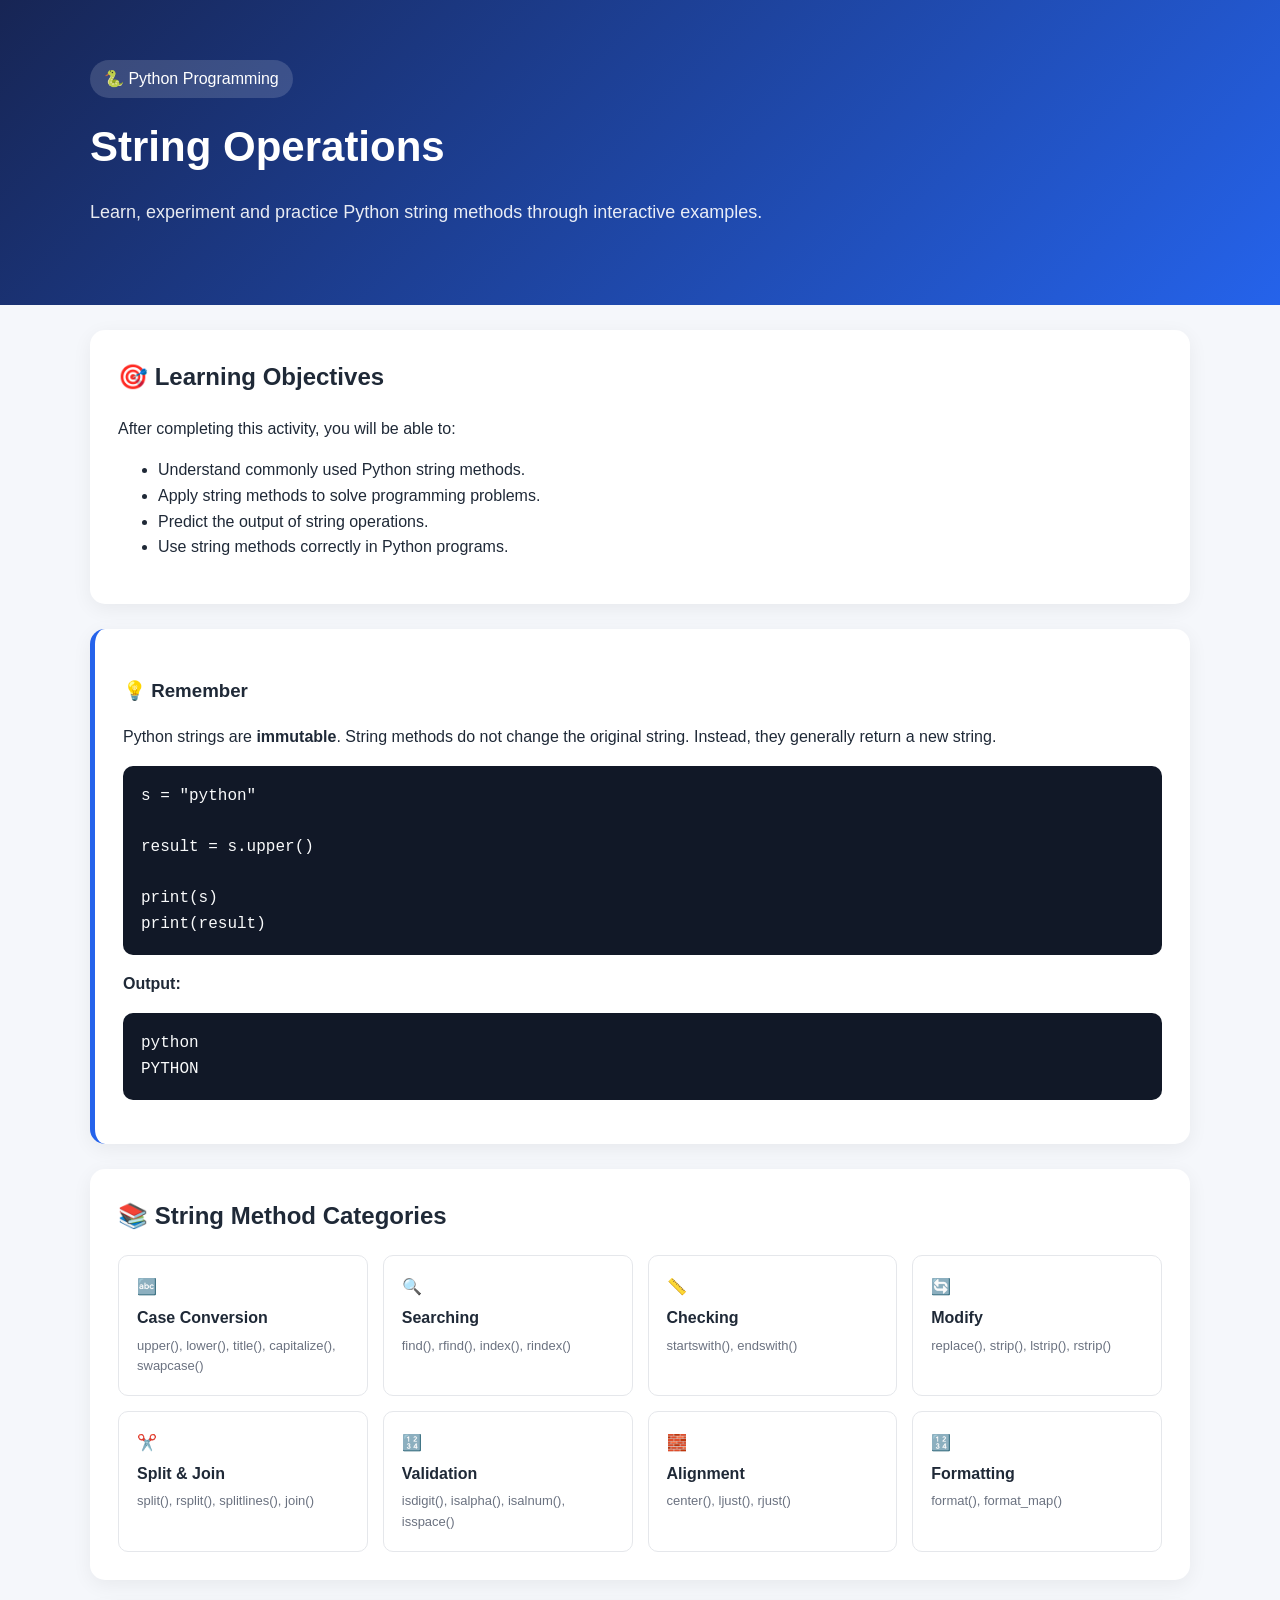
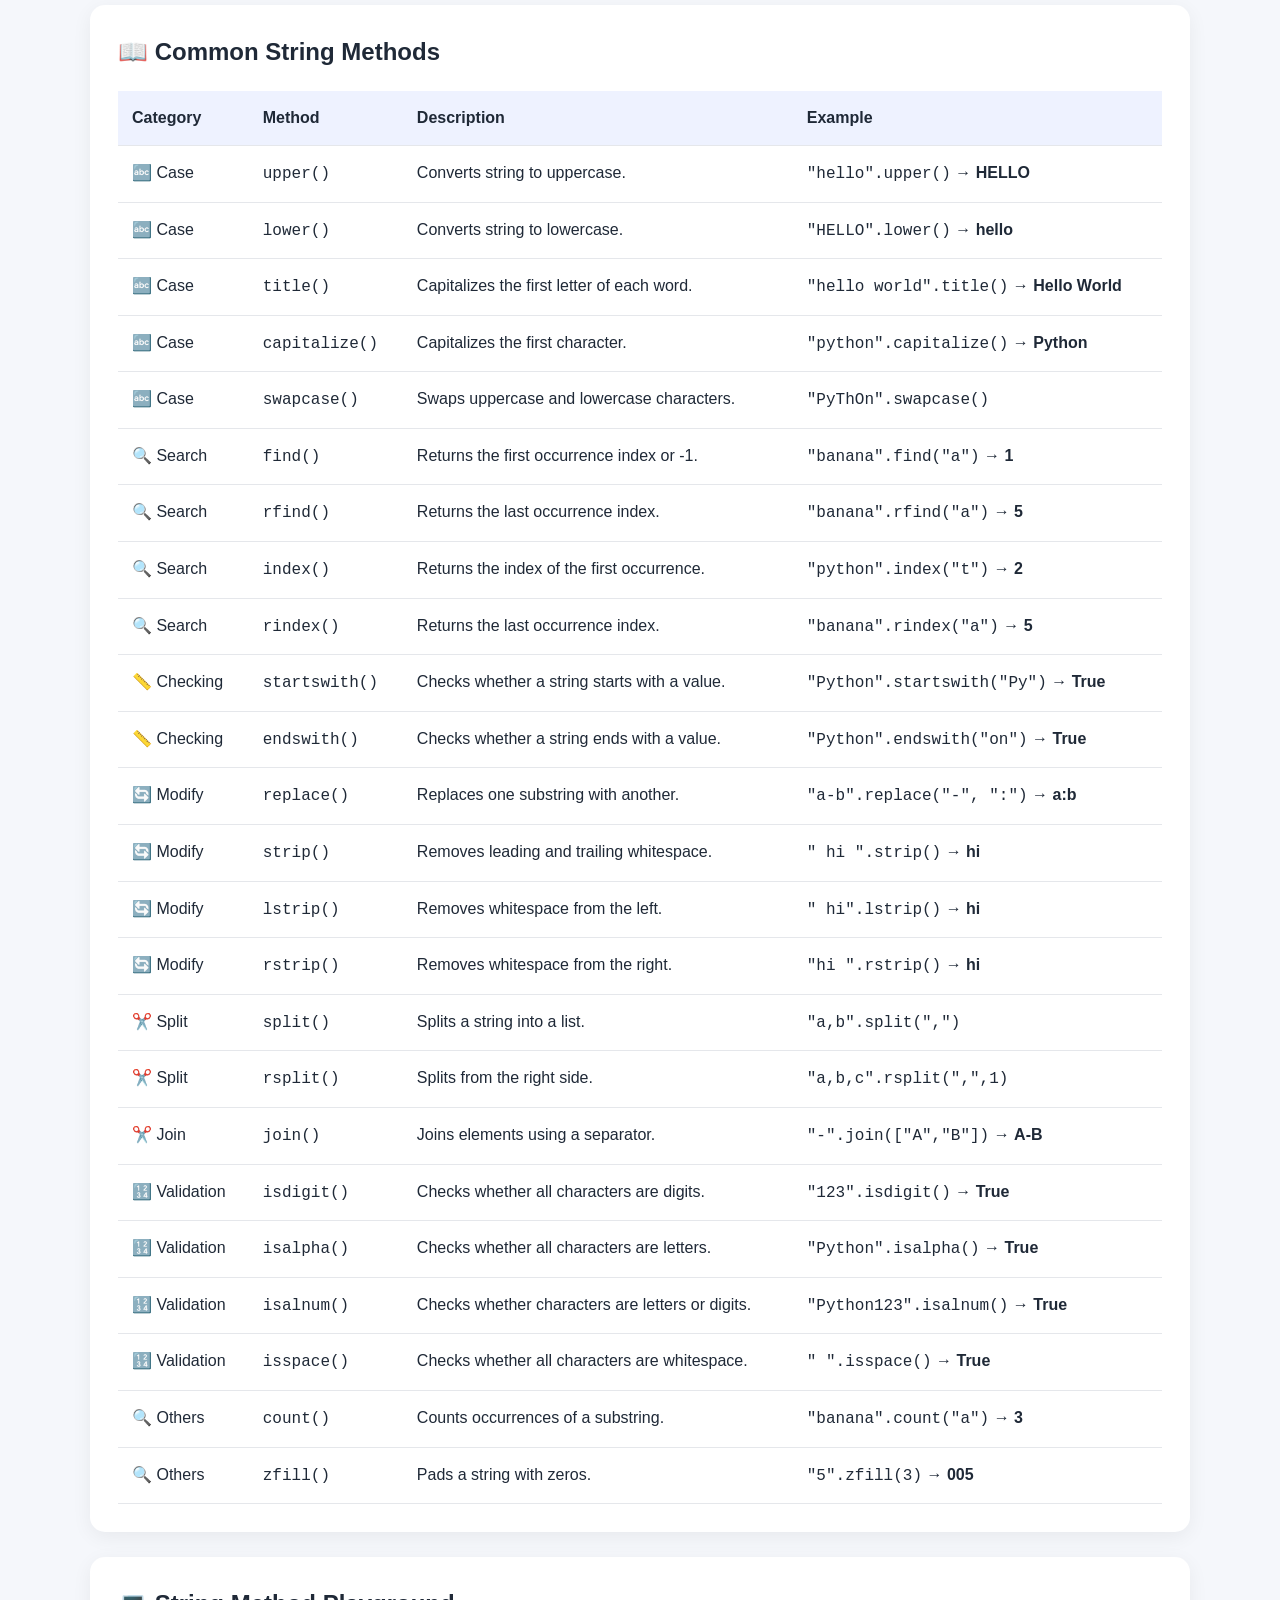
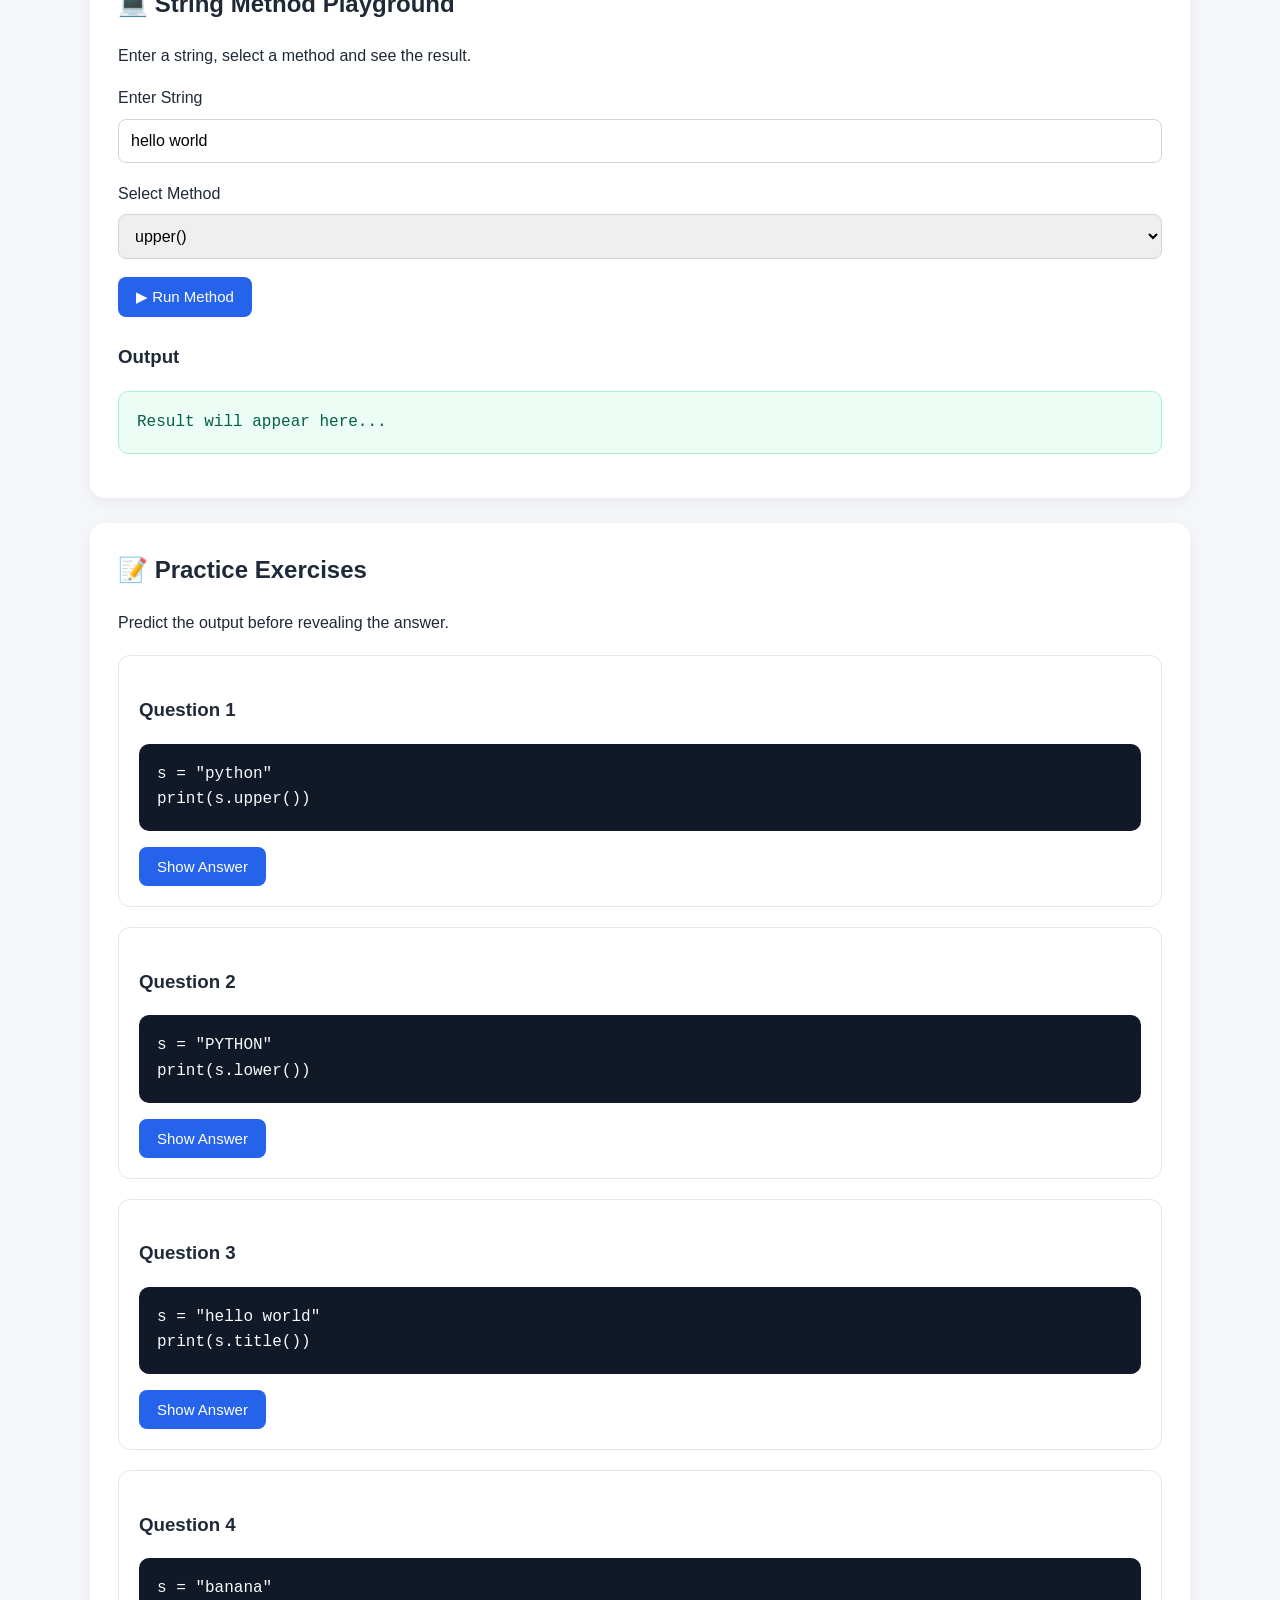
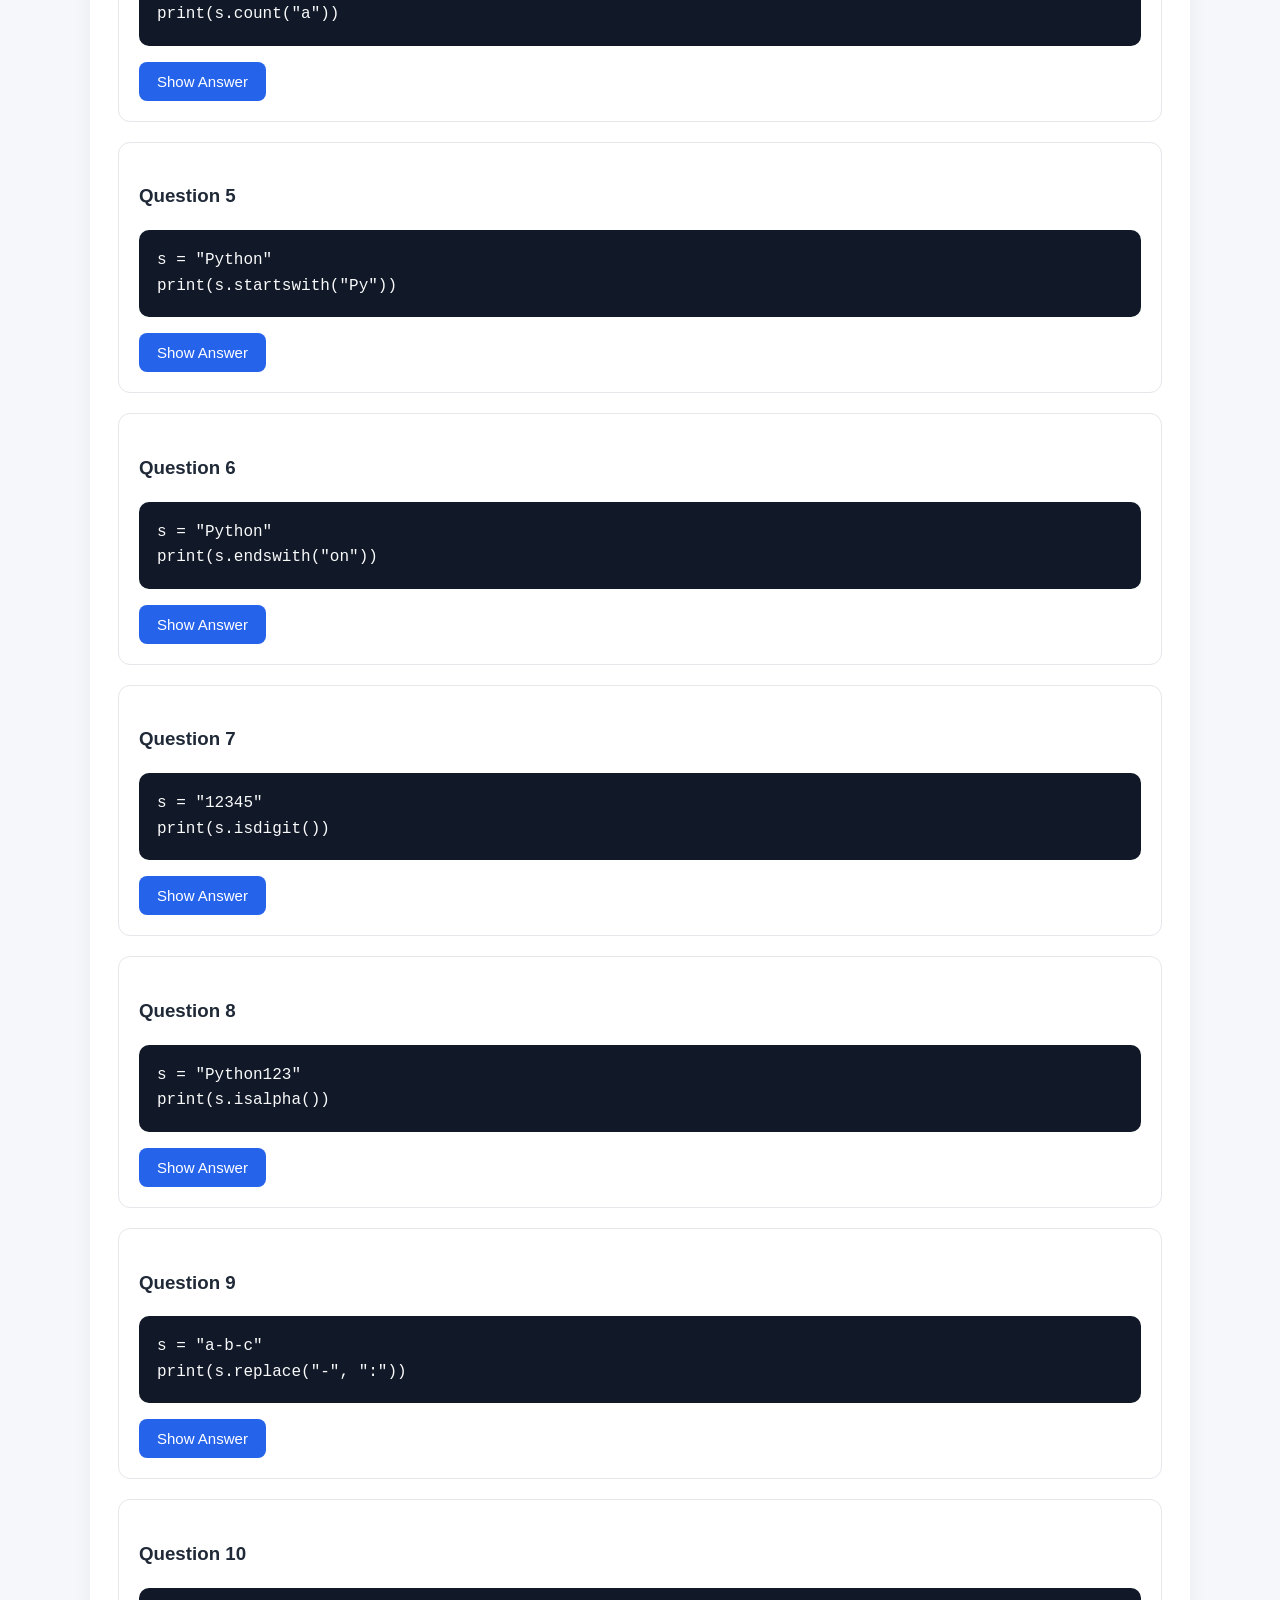
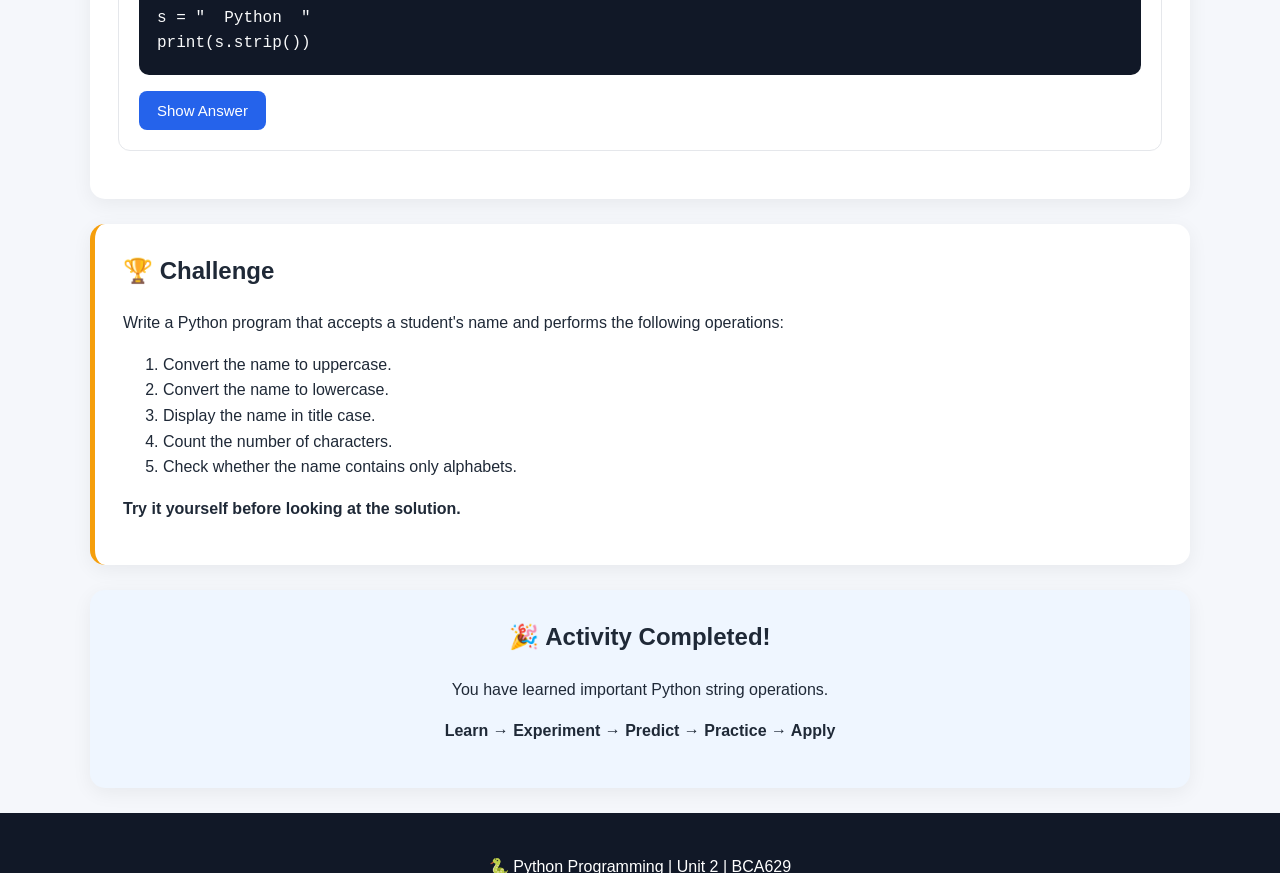
<file: String Operations/index.html>
<!DOCTYPE html>
<html lang="en">

<head>
    <meta charset="UTF-8">
    <meta name="viewport" content="width=device-width, initial-scale=1.0">

    <title>Python String Operations</title>

    <link rel="stylesheet" href="./String Operations.css">
</head>

<body>

    <header class="hero">
        <div class="container">
            <span class="badge">🐍 Python Programming</span>
            <h1>String Operations</h1>
            <p>
                Learn, experiment and practice Python string methods
                through interactive examples.
            </p>
        </div>
    </header>


    <main class="container">

        <!-- Learning Objective -->
        <section class="card">
            <h2>🎯 Learning Objectives</h2>

            <p>After completing this activity, you will be able to:</p>

            <ul>
                <li>Understand commonly used Python string methods.</li>
                <li>Apply string methods to solve programming problems.</li>
                <li>Predict the output of string operations.</li>
                <li>Use string methods correctly in Python programs.</li>
            </ul>
        </section>


        <!-- Important Note -->
        <section class="note">
            <h3>💡 Remember</h3>

            <p>
                Python strings are <strong>immutable</strong>.
                String methods do not change the original string.
                Instead, they generally return a new string.
            </p>

            <pre><code>s = "python"

result = s.upper()

print(s)
print(result)</code></pre>

            <p><strong>Output:</strong></p>

            <pre><code>python
PYTHON</code></pre>
        </section>


        <!-- Method Categories -->
        <section class="card">

            <h2>📚 String Method Categories</h2>

            <div class="category-grid">

                <div class="category">
                    🔤
                    <strong>Case Conversion</strong>
                    <span>upper(), lower(), title(), capitalize(), swapcase()</span>
                </div>

                <div class="category">
                    🔍
                    <strong>Searching</strong>
                    <span>find(), rfind(), index(), rindex()</span>
                </div>

                <div class="category">
                    📏
                    <strong>Checking</strong>
                    <span>startswith(), endswith()</span>
                </div>

                <div class="category">
                    🔄
                    <strong>Modify</strong>
                    <span>replace(), strip(), lstrip(), rstrip()</span>
                </div>

                <div class="category">
                    ✂️
                    <strong>Split & Join</strong>
                    <span>split(), rsplit(), splitlines(), join()</span>
                </div>

                <div class="category">
                    🔢
                    <strong>Validation</strong>
                    <span>isdigit(), isalpha(), isalnum(), isspace()</span>
                </div>

                <div class="category">
                    🧱
                    <strong>Alignment</strong>
                    <span>center(), ljust(), rjust()</span>
                </div>

                <div class="category">
                    🔢
                    <strong>Formatting</strong>
                    <span>format(), format_map()</span>
                </div>

            </div>

        </section>


        <!-- Method Table -->
        <section class="card">

            <h2>📖 Common String Methods</h2>

            <div class="table-wrapper">

                <table>

                    <thead>
                        <tr>
                            <th>Category</th>
                            <th>Method</th>
                            <th>Description</th>
                            <th>Example</th>
                        </tr>
                    </thead>

                    <tbody>

                        <tr>
                            <td>🔤 Case</td>
                            <td><code>upper()</code></td>
                            <td>Converts string to uppercase.</td>
                            <td><code>"hello".upper()</code> → <strong>HELLO</strong></td>
                        </tr>

                        <tr>
                            <td>🔤 Case</td>
                            <td><code>lower()</code></td>
                            <td>Converts string to lowercase.</td>
                            <td><code>"HELLO".lower()</code> → <strong>hello</strong></td>
                        </tr>

                        <tr>
                            <td>🔤 Case</td>
                            <td><code>title()</code></td>
                            <td>Capitalizes the first letter of each word.</td>
                            <td><code>"hello world".title()</code> → <strong>Hello World</strong></td>
                        </tr>

                        <tr>
                            <td>🔤 Case</td>
                            <td><code>capitalize()</code></td>
                            <td>Capitalizes the first character.</td>
                            <td><code>"python".capitalize()</code> → <strong>Python</strong></td>
                        </tr>

                        <tr>
                            <td>🔤 Case</td>
                            <td><code>swapcase()</code></td>
                            <td>Swaps uppercase and lowercase characters.</td>
                            <td><code>"PyThOn".swapcase()</code></td>
                        </tr>

                        <tr>
                            <td>🔍 Search</td>
                            <td><code>find()</code></td>
                            <td>Returns the first occurrence index or -1.</td>
                            <td><code>"banana".find("a")</code> → <strong>1</strong></td>
                        </tr>

                        <tr>
                            <td>🔍 Search</td>
                            <td><code>rfind()</code></td>
                            <td>Returns the last occurrence index.</td>
                            <td><code>"banana".rfind("a")</code> → <strong>5</strong></td>
                        </tr>

                        <tr>
                            <td>🔍 Search</td>
                            <td><code>index()</code></td>
                            <td>Returns the index of the first occurrence.</td>
                            <td><code>"python".index("t")</code> → <strong>2</strong></td>
                        </tr>

                        <tr>
                            <td>🔍 Search</td>
                            <td><code>rindex()</code></td>
                            <td>Returns the last occurrence index.</td>
                            <td><code>"banana".rindex("a")</code> → <strong>5</strong></td>
                        </tr>

                        <tr>
                            <td>📏 Checking</td>
                            <td><code>startswith()</code></td>
                            <td>Checks whether a string starts with a value.</td>
                            <td><code>"Python".startswith("Py")</code> → <strong>True</strong></td>
                        </tr>

                        <tr>
                            <td>📏 Checking</td>
                            <td><code>endswith()</code></td>
                            <td>Checks whether a string ends with a value.</td>
                            <td><code>"Python".endswith("on")</code> → <strong>True</strong></td>
                        </tr>

                        <tr>
                            <td>🔄 Modify</td>
                            <td><code>replace()</code></td>
                            <td>Replaces one substring with another.</td>
                            <td><code>"a-b".replace("-", ":")</code> → <strong>a:b</strong></td>
                        </tr>

                        <tr>
                            <td>🔄 Modify</td>
                            <td><code>strip()</code></td>
                            <td>Removes leading and trailing whitespace.</td>
                            <td><code>" hi ".strip()</code> → <strong>hi</strong></td>
                        </tr>

                        <tr>
                            <td>🔄 Modify</td>
                            <td><code>lstrip()</code></td>
                            <td>Removes whitespace from the left.</td>
                            <td><code>" hi".lstrip()</code> → <strong>hi</strong></td>
                        </tr>

                        <tr>
                            <td>🔄 Modify</td>
                            <td><code>rstrip()</code></td>
                            <td>Removes whitespace from the right.</td>
                            <td><code>"hi ".rstrip()</code> → <strong>hi</strong></td>
                        </tr>

                        <tr>
                            <td>✂️ Split</td>
                            <td><code>split()</code></td>
                            <td>Splits a string into a list.</td>
                            <td><code>"a,b".split(",")</code></td>
                        </tr>

                        <tr>
                            <td>✂️ Split</td>
                            <td><code>rsplit()</code></td>
                            <td>Splits from the right side.</td>
                            <td><code>"a,b,c".rsplit(",",1)</code></td>
                        </tr>

                        <tr>
                            <td>✂️ Join</td>
                            <td><code>join()</code></td>
                            <td>Joins elements using a separator.</td>
                            <td><code>"-".join(["A","B"])</code> → <strong>A-B</strong></td>
                        </tr>

                        <tr>
                            <td>🔢 Validation</td>
                            <td><code>isdigit()</code></td>
                            <td>Checks whether all characters are digits.</td>
                            <td><code>"123".isdigit()</code> → <strong>True</strong></td>
                        </tr>

                        <tr>
                            <td>🔢 Validation</td>
                            <td><code>isalpha()</code></td>
                            <td>Checks whether all characters are letters.</td>
                            <td><code>"Python".isalpha()</code> → <strong>True</strong></td>
                        </tr>

                        <tr>
                            <td>🔢 Validation</td>
                            <td><code>isalnum()</code></td>
                            <td>Checks whether characters are letters or digits.</td>
                            <td><code>"Python123".isalnum()</code> → <strong>True</strong></td>
                        </tr>

                        <tr>
                            <td>🔢 Validation</td>
                            <td><code>isspace()</code></td>
                            <td>Checks whether all characters are whitespace.</td>
                            <td><code>" ".isspace()</code> → <strong>True</strong></td>
                        </tr>

                        <tr>
                            <td>🔍 Others</td>
                            <td><code>count()</code></td>
                            <td>Counts occurrences of a substring.</td>
                            <td><code>"banana".count("a")</code> → <strong>3</strong></td>
                        </tr>

                        <tr>
                            <td>🔍 Others</td>
                            <td><code>zfill()</code></td>
                            <td>Pads a string with zeros.</td>
                            <td><code>"5".zfill(3)</code> → <strong>005</strong></td>
                        </tr>

                    </tbody>

                </table>

            </div>

        </section>


        <!-- Interactive Playground -->
        <section class="card playground">

            <h2>💻 String Method Playground</h2>

            <p>
                Enter a string, select a method and see the result.
            </p>

            <label>Enter String</label>

            <input type="text" id="inputString" value="hello world" placeholder="Enter your string">

            <label>Select Method</label>

            <select id="method">

                <option value="upper">upper()</option>
                <option value="lower">lower()</option>
                <option value="title">title()</option>
                <option value="capitalize">capitalize()</option>
                <option value="swapcase">swapcase()</option>
                <option value="strip">strip()</option>
                <option value="lstrip">lstrip()</option>
                <option value="rstrip">rstrip()</option>
                <option value="isdigit">isdigit()</option>
                <option value="isalpha">isalpha()</option>
                <option value="isalnum">isalnum()</option>
                <option value="isspace">isspace()</option>
                <option value="count">count()</option>

            </select>

            <button onclick="runMethod()">
                ▶ Run Method
            </button>

            <div class="output">

                <h3>Output</h3>

                <pre id="output">Result will appear here...</pre>

            </div>

        </section>


        <!-- Practice Exercises -->
        <section class="card">

            <h2>📝 Practice Exercises</h2>

            <p>
                Predict the output before revealing the answer.
            </p>


            <div class="exercise">

                <h3>Question 1</h3>

                <pre><code>s = "python"
print(s.upper())</code></pre>

                <button onclick="showAnswer(1)">
                    Show Answer
                </button>

                <p id="answer1" class="answer">
                    Answer: <strong>PYTHON</strong>
                </p>

            </div>


            <div class="exercise">

                <h3>Question 2</h3>

                <pre><code>s = "PYTHON"
print(s.lower())</code></pre>

                <button onclick="showAnswer(2)">
                    Show Answer
                </button>

                <p id="answer2" class="answer">
                    Answer: <strong>python</strong>
                </p>

            </div>


            <div class="exercise">

                <h3>Question 3</h3>

                <pre><code>s = "hello world"
print(s.title())</code></pre>

                <button onclick="showAnswer(3)">
                    Show Answer
                </button>

                <p id="answer3" class="answer">
                    Answer: <strong>Hello World</strong>
                </p>

            </div>


            <div class="exercise">

                <h3>Question 4</h3>

                <pre><code>s = "banana"
print(s.count("a"))</code></pre>

                <button onclick="showAnswer(4)">
                    Show Answer
                </button>

                <p id="answer4" class="answer">
                    Answer: <strong>3</strong>
                </p>

            </div>


            <div class="exercise">

                <h3>Question 5</h3>

                <pre><code>s = "Python"
print(s.startswith("Py"))</code></pre>

                <button onclick="showAnswer(5)">
                    Show Answer
                </button>

                <p id="answer5" class="answer">
                    Answer: <strong>True</strong>
                </p>

            </div>


            <div class="exercise">

                <h3>Question 6</h3>

                <pre><code>s = "Python"
print(s.endswith("on"))</code></pre>

                <button onclick="showAnswer(6)">
                    Show Answer
                </button>

                <p id="answer6" class="answer">
                    Answer: <strong>True</strong>
                </p>

            </div>


            <div class="exercise">

                <h3>Question 7</h3>

                <pre><code>s = "12345"
print(s.isdigit())</code></pre>

                <button onclick="showAnswer(7)">
                    Show Answer
                </button>

                <p id="answer7" class="answer">
                    Answer: <strong>True</strong>
                </p>

            </div>


            <div class="exercise">

                <h3>Question 8</h3>

                <pre><code>s = "Python123"
print(s.isalpha())</code></pre>

                <button onclick="showAnswer(8)">
                    Show Answer
                </button>

                <p id="answer8" class="answer">
                    Answer: <strong>False</strong>
                </p>

            </div>


            <div class="exercise">

                <h3>Question 9</h3>

                <pre><code>s = "a-b-c"
print(s.replace("-", ":"))</code></pre>

                <button onclick="showAnswer(9)">
                    Show Answer
                </button>

                <p id="answer9" class="answer">
                    Answer: <strong>a:b:c</strong>
                </p>

            </div>


            <div class="exercise">

                <h3>Question 10</h3>

                <pre><code>s = "  Python  "
print(s.strip())</code></pre>

                <button onclick="showAnswer(10)">
                    Show Answer
                </button>

                <p id="answer10" class="answer">
                    Answer: <strong>Python</strong>
                </p>

            </div>

        </section>


        <!-- Challenge -->
        <section class="challenge">

            <h2>🏆 Challenge</h2>

            <p>
                Write a Python program that accepts a student's name
                and performs the following operations:
            </p>

            <ol>
                <li>Convert the name to uppercase.</li>
                <li>Convert the name to lowercase.</li>
                <li>Display the name in title case.</li>
                <li>Count the number of characters.</li>
                <li>Check whether the name contains only alphabets.</li>
            </ol>

            <p>
                <strong>Try it yourself before looking at the solution.</strong>
            </p>

        </section>


        <!-- Completion -->
        <section class="completion">

            <h2>🎉 Activity Completed!</h2>

            <p>
                You have learned important Python string operations.
            </p>

            <p>
                <strong>
                    Learn → Experiment → Predict → Practice → Apply
                </strong>
            </p>

        </section>

    </main>


    <footer>
        <p>🐍 Python Programming | Unit 2 | BCA629</p>
    </footer>


    <script src="./String Operations.js"></script>

</body>

</html>
</file>
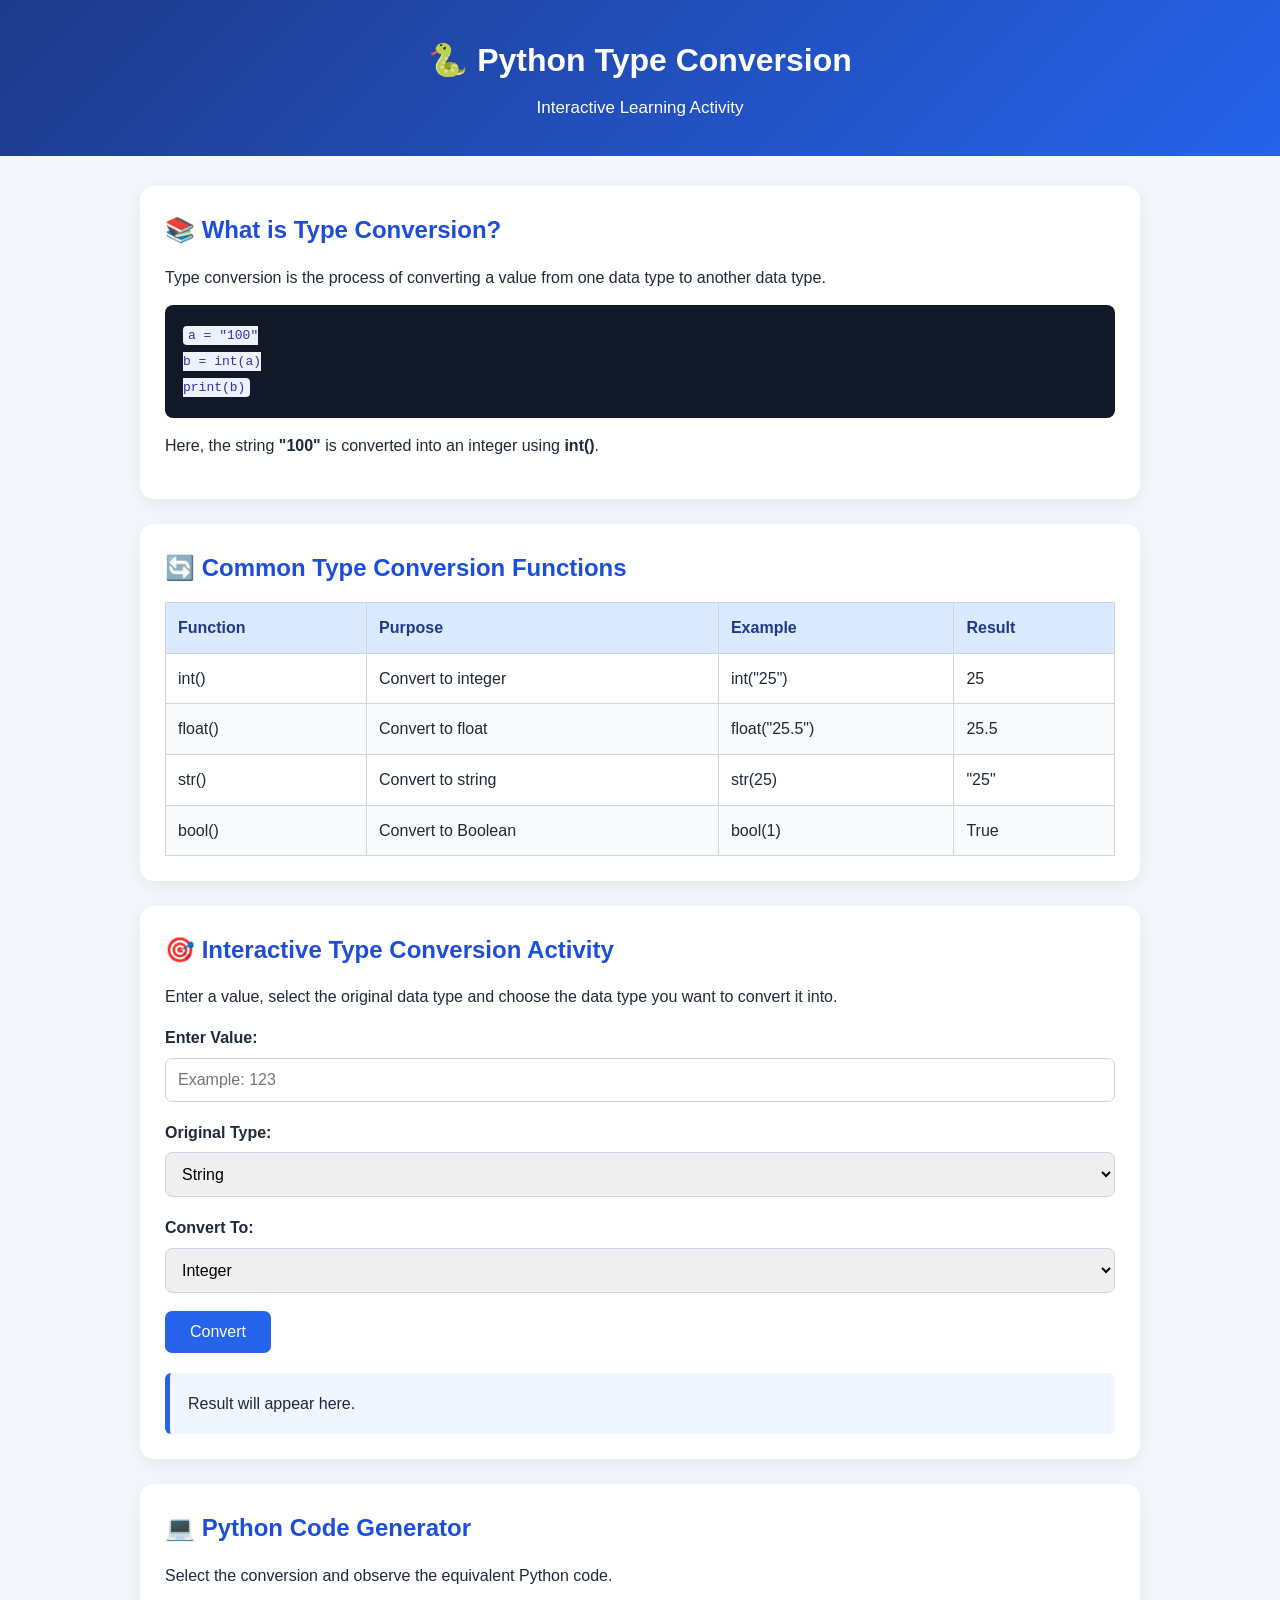
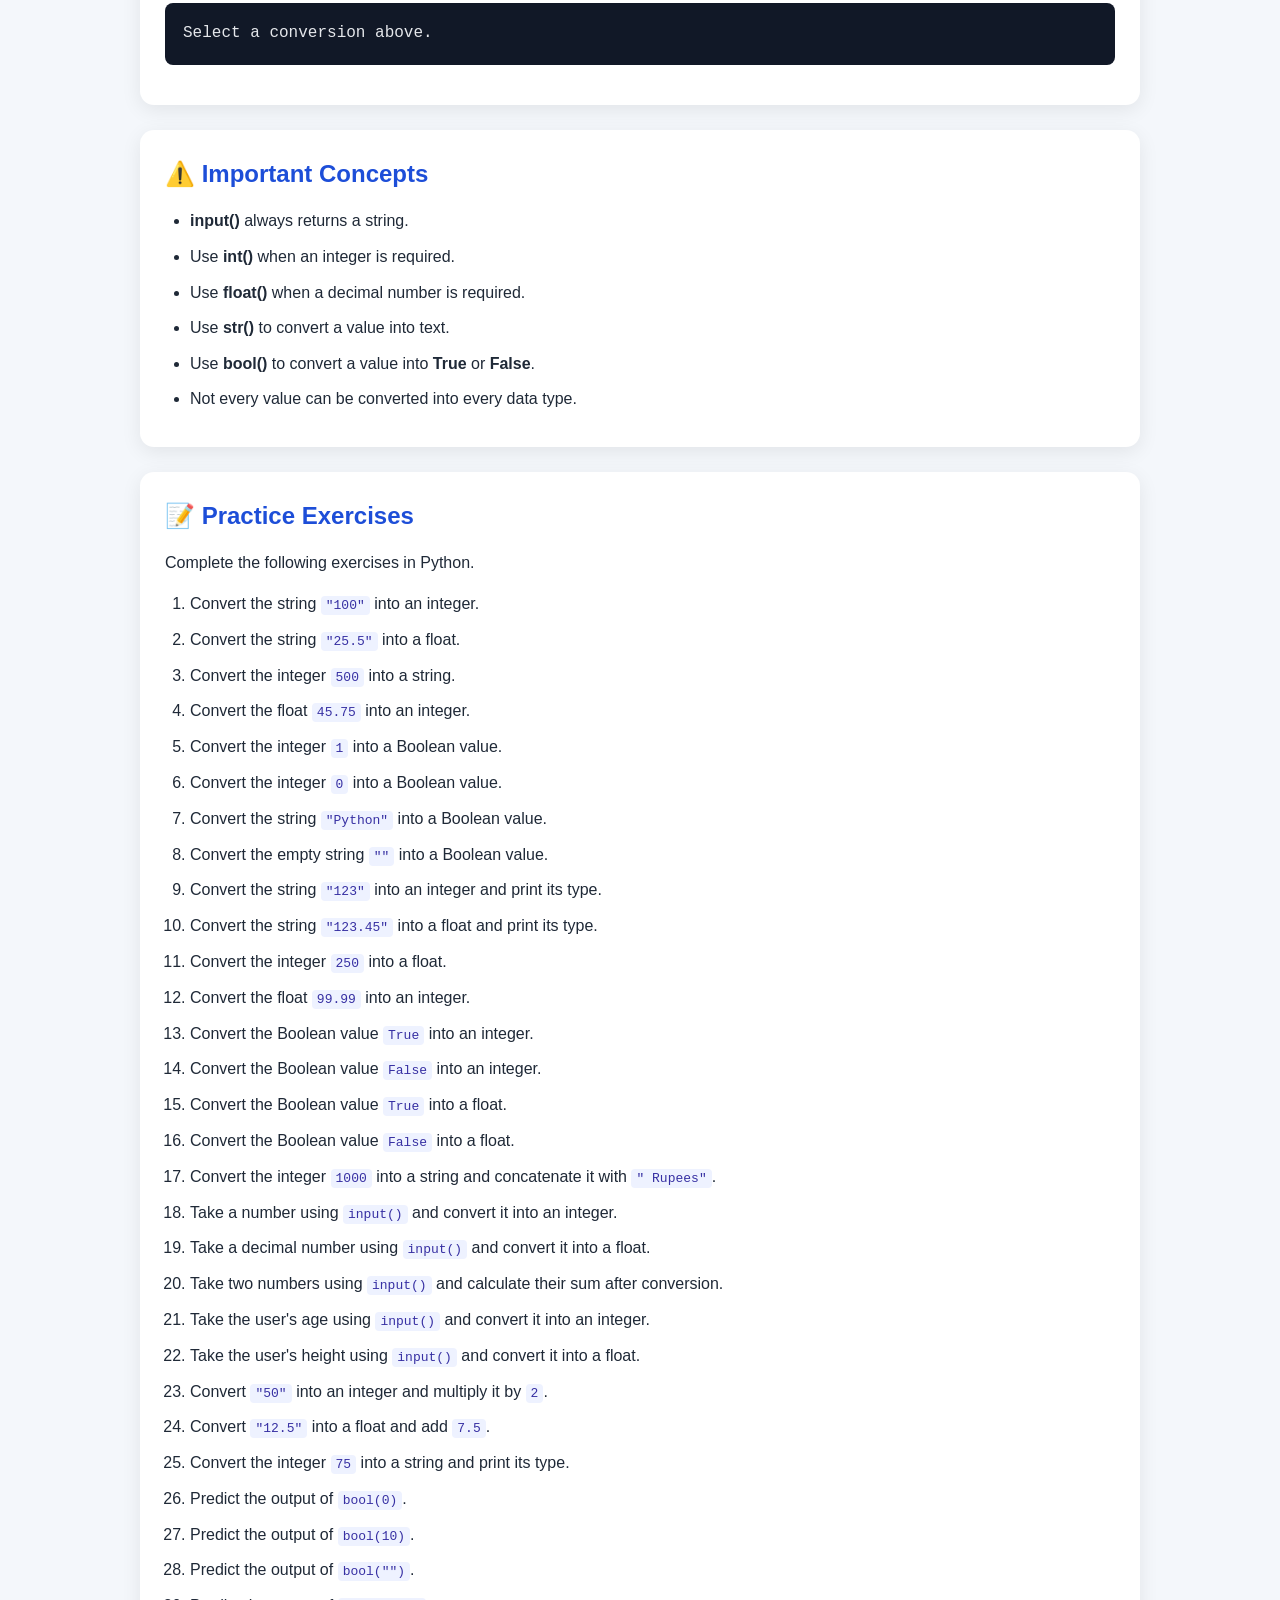
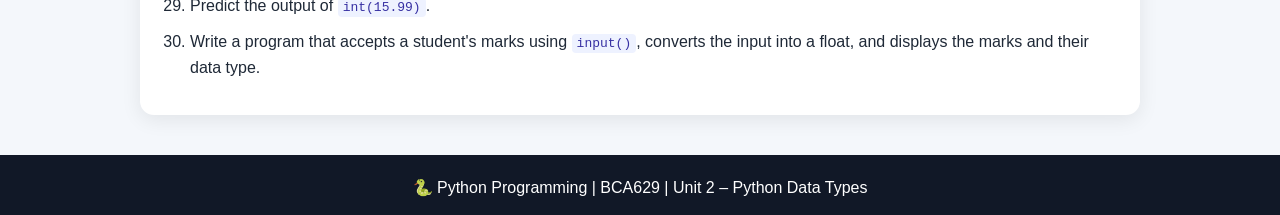
<file: Type Conversion/index.html>
<!DOCTYPE html>
<html lang="en">

<head>
    <meta charset="UTF-8">
    <meta name="viewport" content="width=device-width, initial-scale=1.0">
    <title>Python Type Conversion Activity</title>
    <link rel="stylesheet" href="./Type Conversion.css">
</head>

<body>

    <header>
        <h1>🐍 Python Type Conversion</h1>
        <p>Interactive Learning Activity</p>
    </header>

    <main>

        <!-- Introduction -->
        <section class="card">
            <h2>📚 What is Type Conversion?</h2>
            <p>
                Type conversion is the process of converting a value from one
                data type to another data type.
            </p>

            <div class="code-box">
                <code>
                    a = "100"<br>
                    b = int(a)<br>
                    print(b)
                </code>
            </div>

            <p>
                Here, the string <strong>"100"</strong> is converted into an
                integer using <strong>int()</strong>.
            </p>
        </section>

        <!-- Conversion Functions -->
        <section class="card">
            <h2>🔄 Common Type Conversion Functions</h2>

            <table>
                <thead>
                    <tr>
                        <th>Function</th>
                        <th>Purpose</th>
                        <th>Example</th>
                        <th>Result</th>
                    </tr>
                </thead>

                <tbody>
                    <tr>
                        <td>int()</td>
                        <td>Convert to integer</td>
                        <td>int("25")</td>
                        <td>25</td>
                    </tr>

                    <tr>
                        <td>float()</td>
                        <td>Convert to float</td>
                        <td>float("25.5")</td>
                        <td>25.5</td>
                    </tr>

                    <tr>
                        <td>str()</td>
                        <td>Convert to string</td>
                        <td>str(25)</td>
                        <td>"25"</td>
                    </tr>

                    <tr>
                        <td>bool()</td>
                        <td>Convert to Boolean</td>
                        <td>bool(1)</td>
                        <td>True</td>
                    </tr>
                </tbody>
            </table>
        </section>

        <!-- Interactive Activity -->
        <section class="card">
            <h2>🎯 Interactive Type Conversion Activity</h2>

            <p>
                Enter a value, select the original data type and choose the
                data type you want to convert it into.
            </p>

            <div class="form-group">
                <label for="inputValue">Enter Value:</label>
                <input type="text" id="inputValue" placeholder="Example: 123">
            </div>

            <div class="form-group">
                <label for="fromType">Original Type:</label>

                <select id="fromType">
                    <option value="str">String</option>
                    <option value="int">Integer</option>
                    <option value="float">Float</option>
                    <option value="bool">Boolean</option>
                </select>
            </div>

            <div class="form-group">
                <label for="toType">Convert To:</label>

                <select id="toType">
                    <option value="int">Integer</option>
                    <option value="float">Float</option>
                    <option value="str">String</option>
                    <option value="bool">Boolean</option>
                </select>
            </div>

            <button onclick="convertValue()">Convert</button>

            <div id="result" class="result">
                Result will appear here.
            </div>
        </section>

        <!-- Code Generator -->
        <section class="card">
            <h2>💻 Python Code Generator</h2>

            <p>
                Select the conversion and observe the equivalent Python code.
            </p>

            <div id="pythonCode" class="code-box">
                Select a conversion above.
            </div>
        </section>

        <!-- Important Concept -->
        <section class="card">
            <h2>⚠️ Important Concepts</h2>

            <ul>
                <li>
                    <strong>input()</strong> always returns a string.
                </li>

                <li>
                    Use <strong>int()</strong> when an integer is required.
                </li>

                <li>
                    Use <strong>float()</strong> when a decimal number is required.
                </li>

                <li>
                    Use <strong>str()</strong> to convert a value into text.
                </li>

                <li>
                    Use <strong>bool()</strong> to convert a value into
                    <strong>True</strong> or <strong>False</strong>.
                </li>

                <li>
                    Not every value can be converted into every data type.
                </li>
            </ul>
        </section>

        <!-- Exercises -->
        <section class="card">
            <h2>📝 Practice Exercises</h2>

            <p>
                Complete the following exercises in Python.
            </p>

            <ol>
                <li>Convert the string <code>"100"</code> into an integer.</li>

                <li>Convert the string <code>"25.5"</code> into a float.</li>

                <li>Convert the integer <code>500</code> into a string.</li>

                <li>Convert the float <code>45.75</code> into an integer.</li>

                <li>Convert the integer <code>1</code> into a Boolean value.</li>

                <li>Convert the integer <code>0</code> into a Boolean value.</li>

                <li>Convert the string <code>"Python"</code> into a Boolean value.</li>

                <li>Convert the empty string <code>""</code> into a Boolean value.</li>

                <li>Convert the string <code>"123"</code> into an integer and print its type.</li>

                <li>Convert the string <code>"123.45"</code> into a float and print its type.</li>

                <li>Convert the integer <code>250</code> into a float.</li>

                <li>Convert the float <code>99.99</code> into an integer.</li>

                <li>Convert the Boolean value <code>True</code> into an integer.</li>

                <li>Convert the Boolean value <code>False</code> into an integer.</li>

                <li>Convert the Boolean value <code>True</code> into a float.</li>

                <li>Convert the Boolean value <code>False</code> into a float.</li>

                <li>Convert the integer <code>1000</code> into a string and concatenate it with <code>" Rupees"</code>.
                </li>

                <li>Take a number using <code>input()</code> and convert it into an integer.</li>

                <li>Take a decimal number using <code>input()</code> and convert it into a float.</li>

                <li>Take two numbers using <code>input()</code> and calculate their sum after conversion.</li>

                <li>Take the user's age using <code>input()</code> and convert it into an integer.</li>

                <li>Take the user's height using <code>input()</code> and convert it into a float.</li>

                <li>Convert <code>"50"</code> into an integer and multiply it by <code>2</code>.</li>

                <li>Convert <code>"12.5"</code> into a float and add <code>7.5</code>.</li>

                <li>Convert the integer <code>75</code> into a string and print its type.</li>

                <li>Predict the output of <code>bool(0)</code>.</li>

                <li>Predict the output of <code>bool(10)</code>.</li>

                <li>Predict the output of <code>bool("")</code>.</li>

                <li>Predict the output of <code>int(15.99)</code>.</li>

                <li>
                    Write a program that accepts a student's marks using
                    <code>input()</code>, converts the input into a float,
                    and displays the marks and their data type.
                </li>
            </ol>
        </section>

    </main>

    <footer>
        <p>🐍 Python Programming | BCA629 | Unit 2 – Python Data Types</p>
    </footer>
    <script src="./Type Conversion.js"></script>
</body>

</html>
</file>
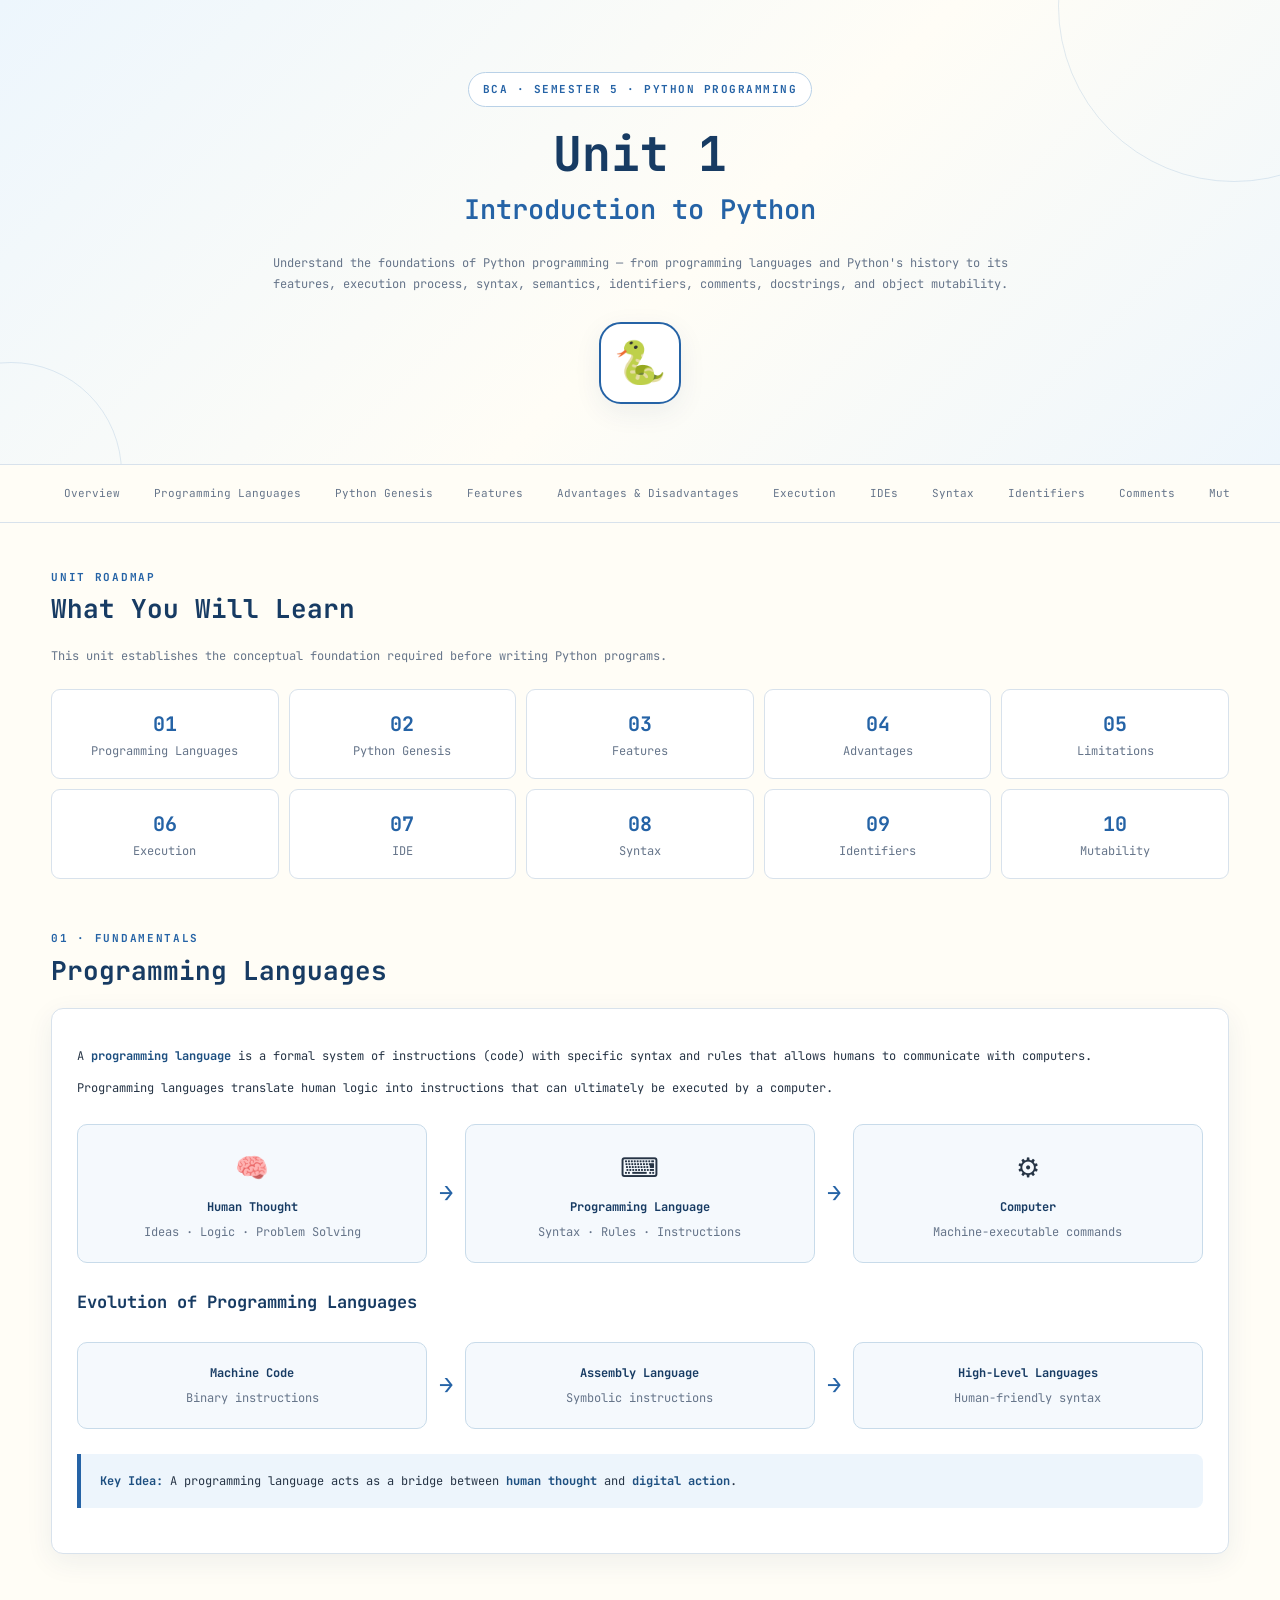
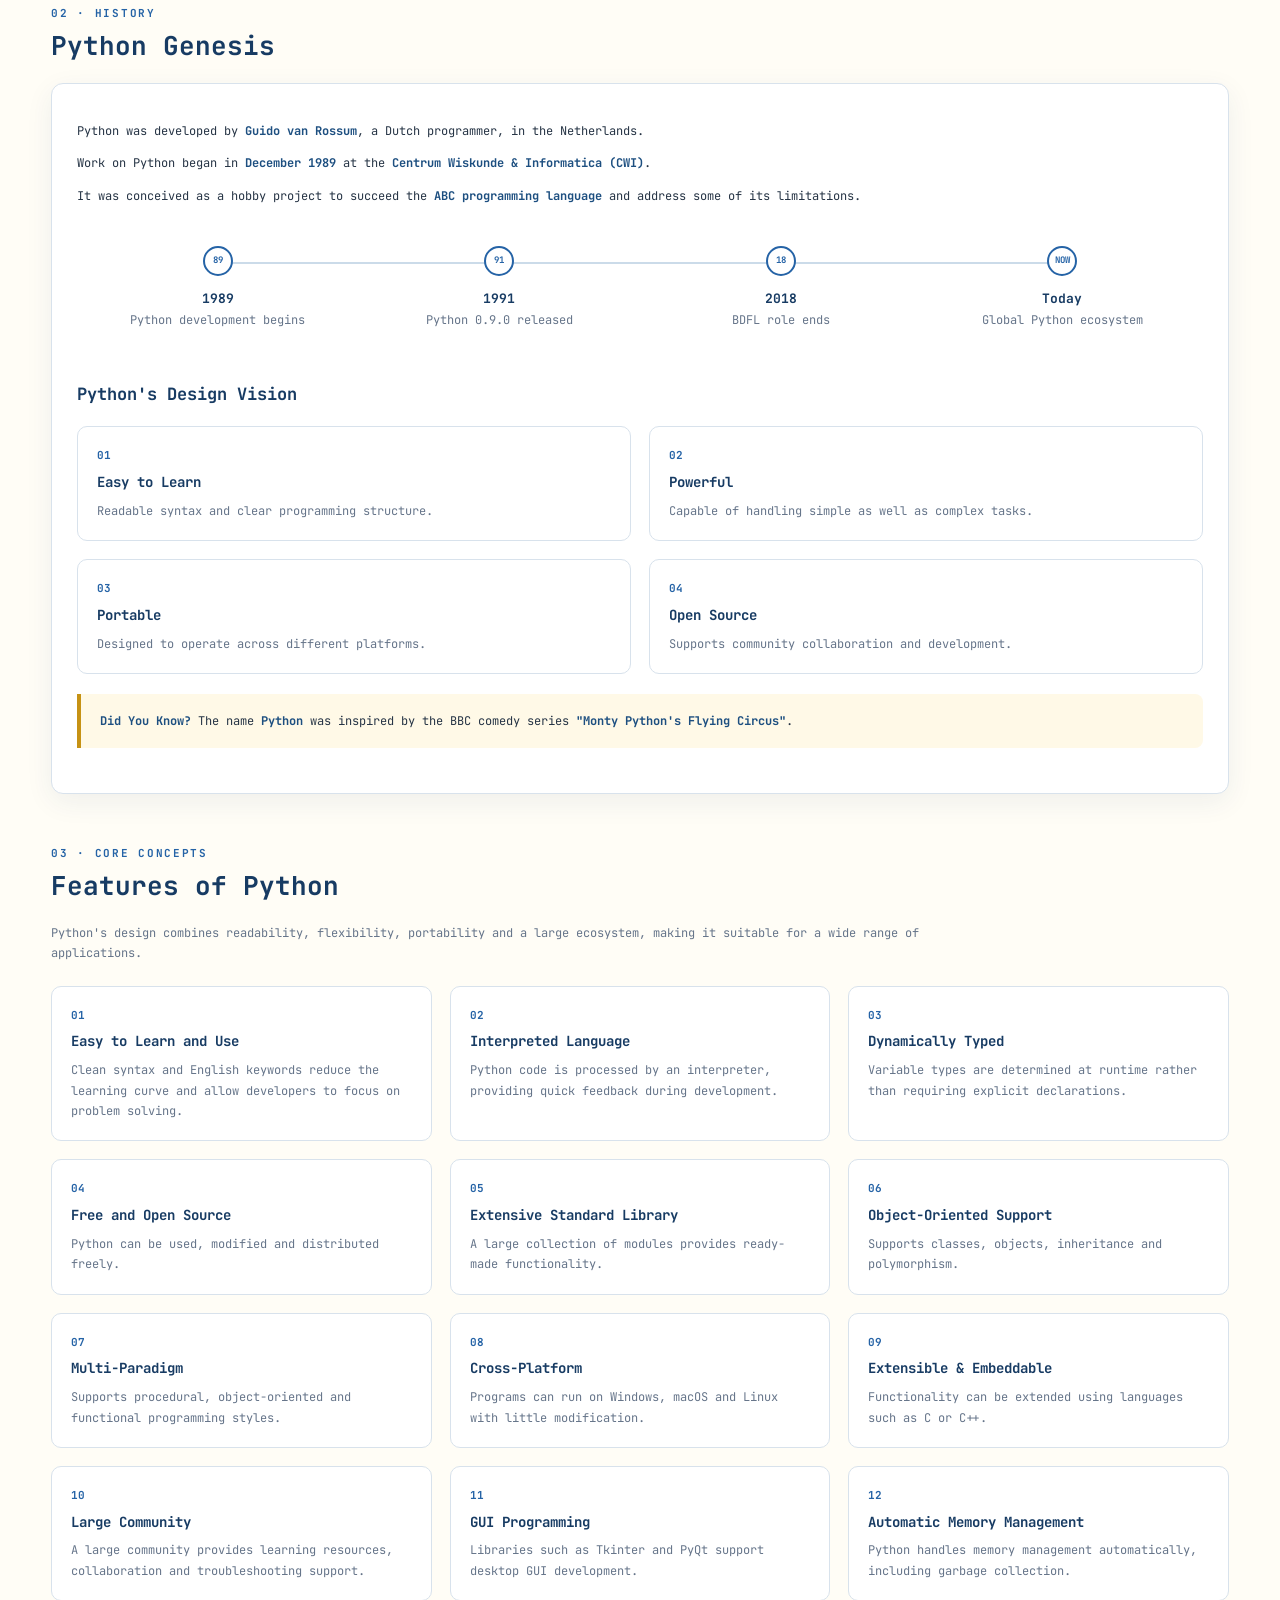
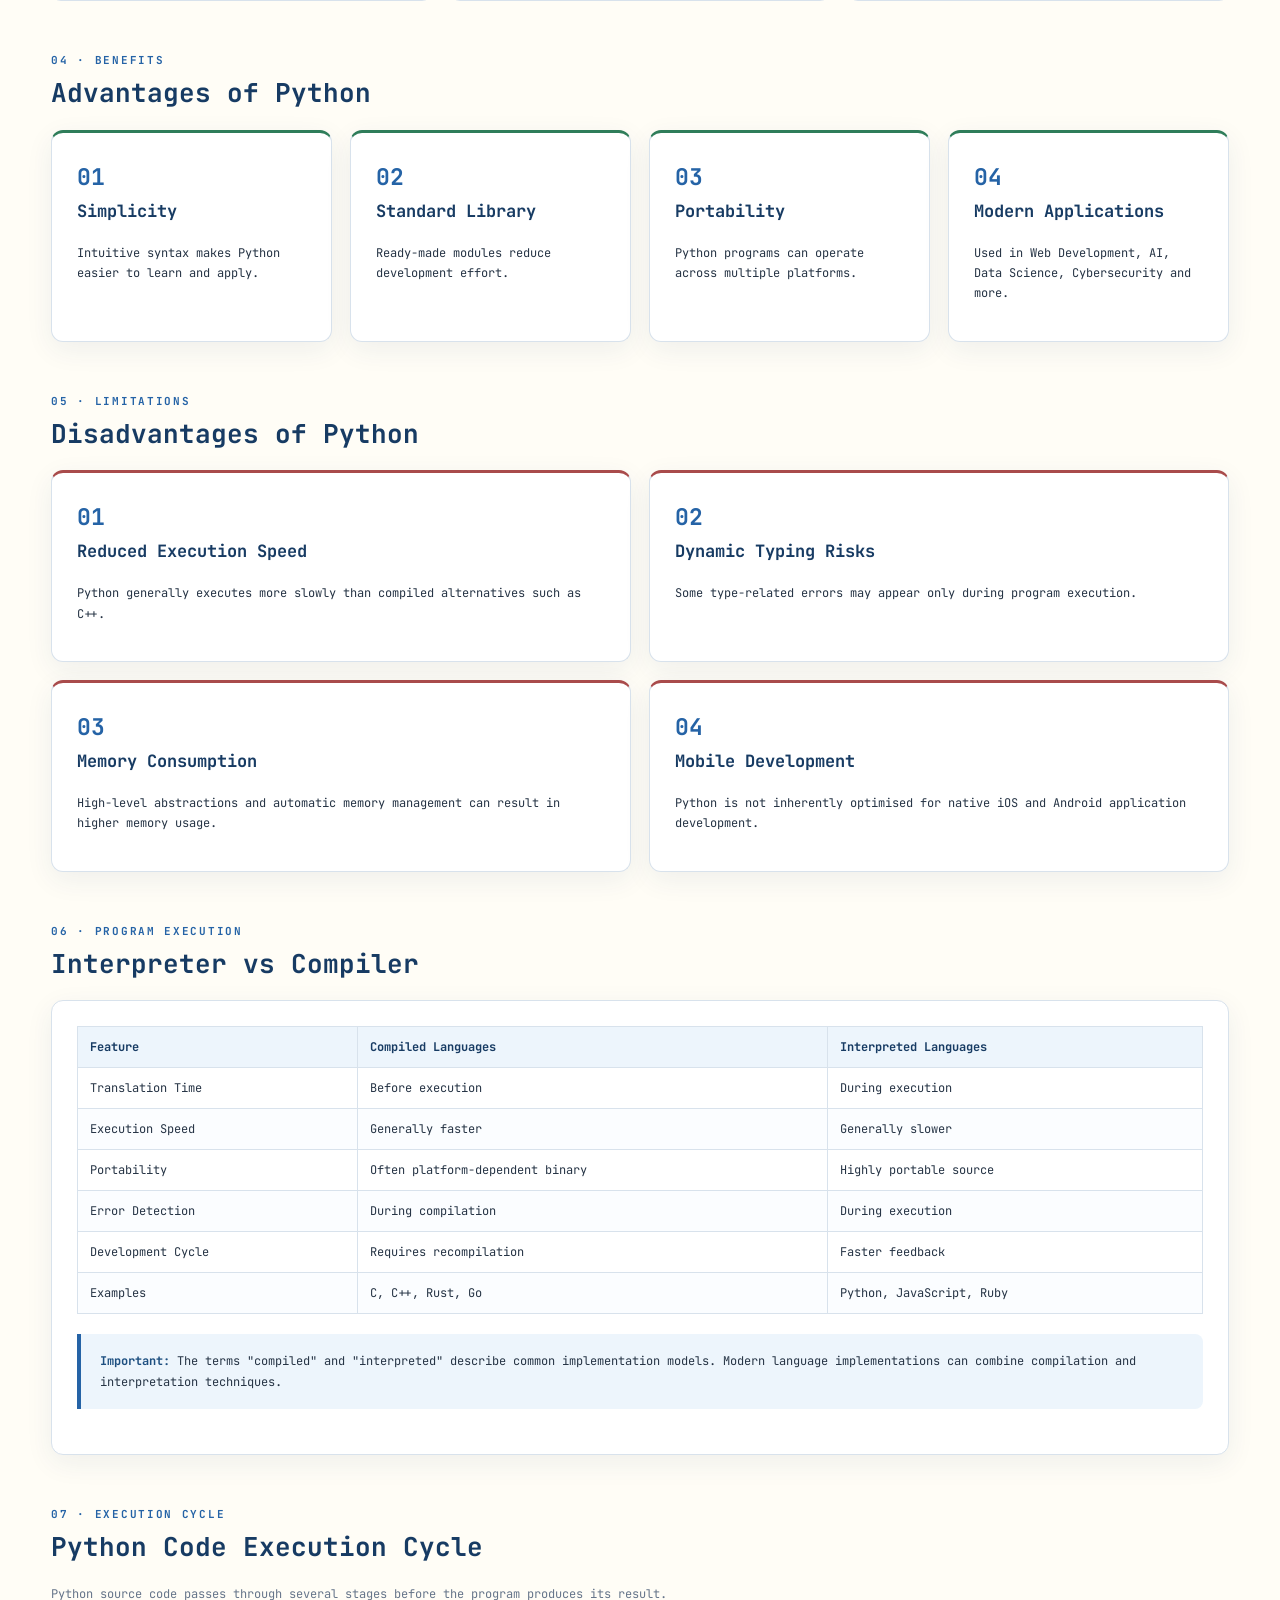
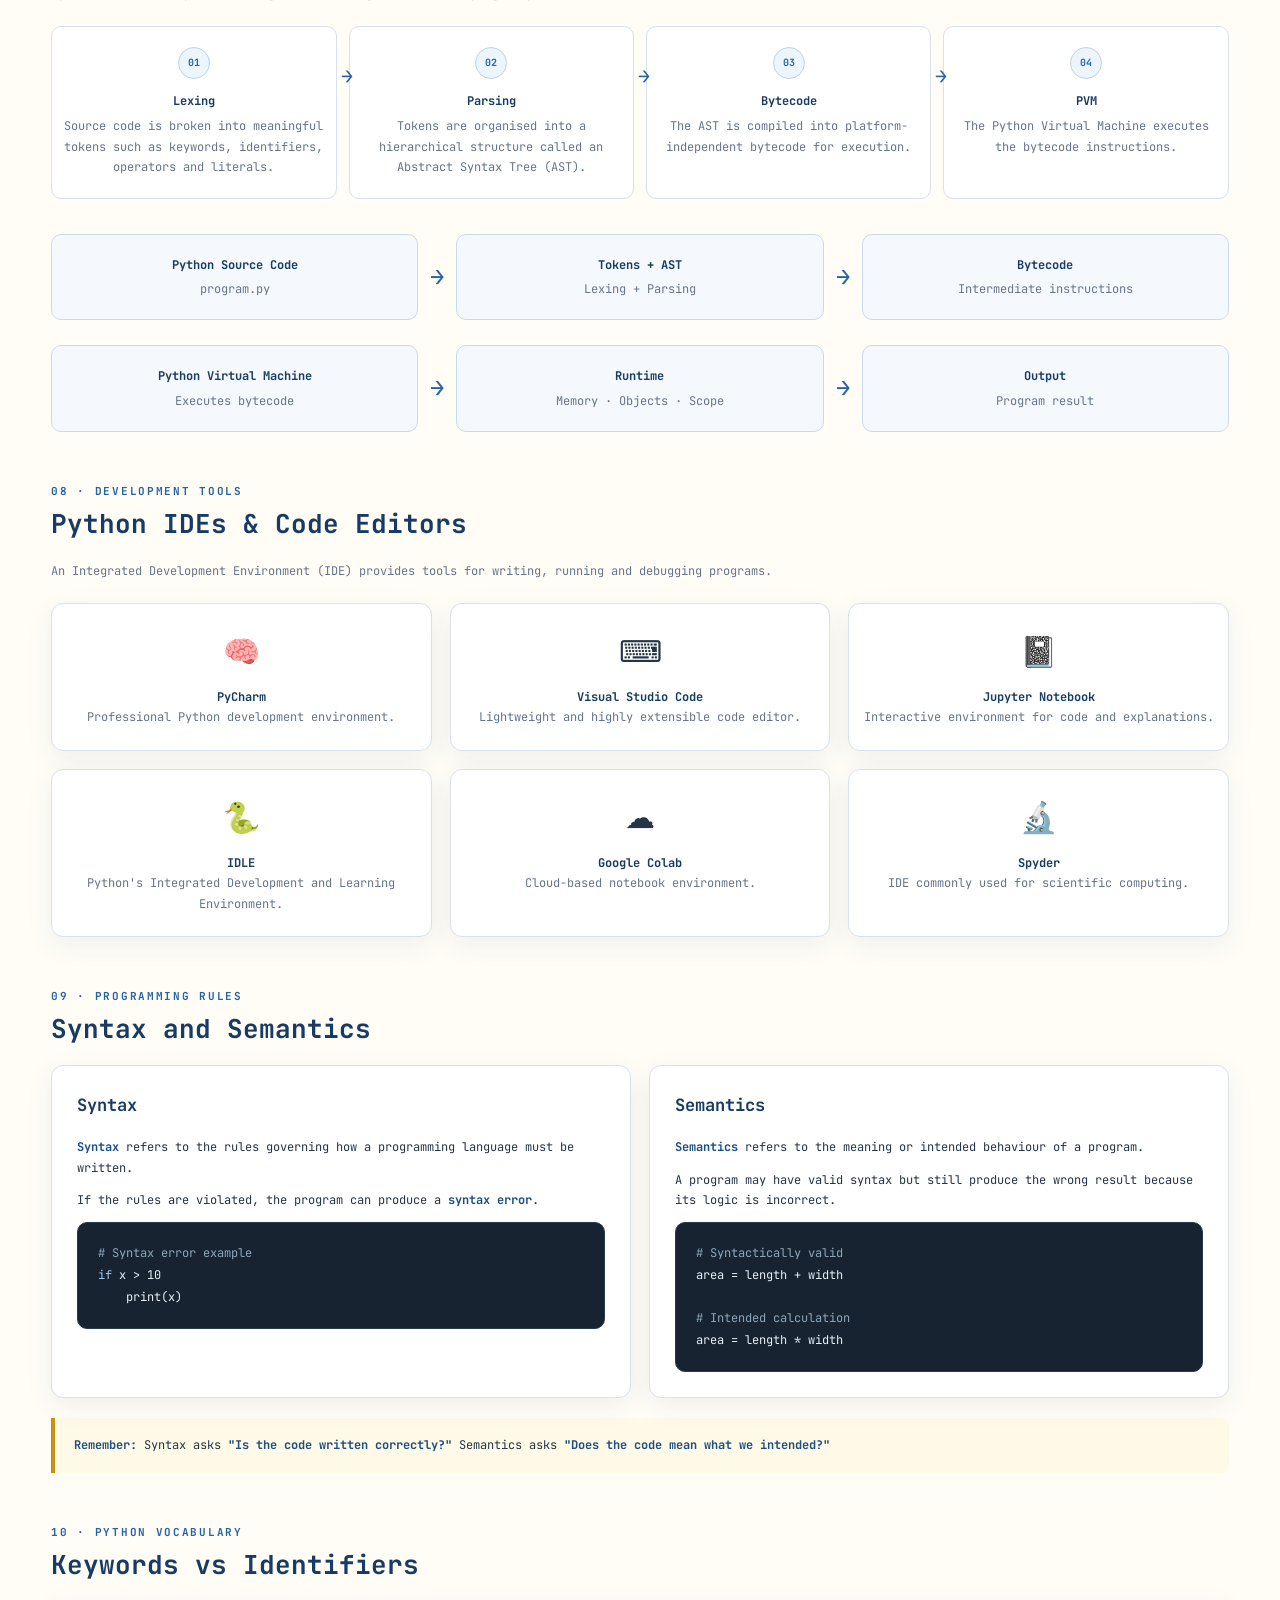
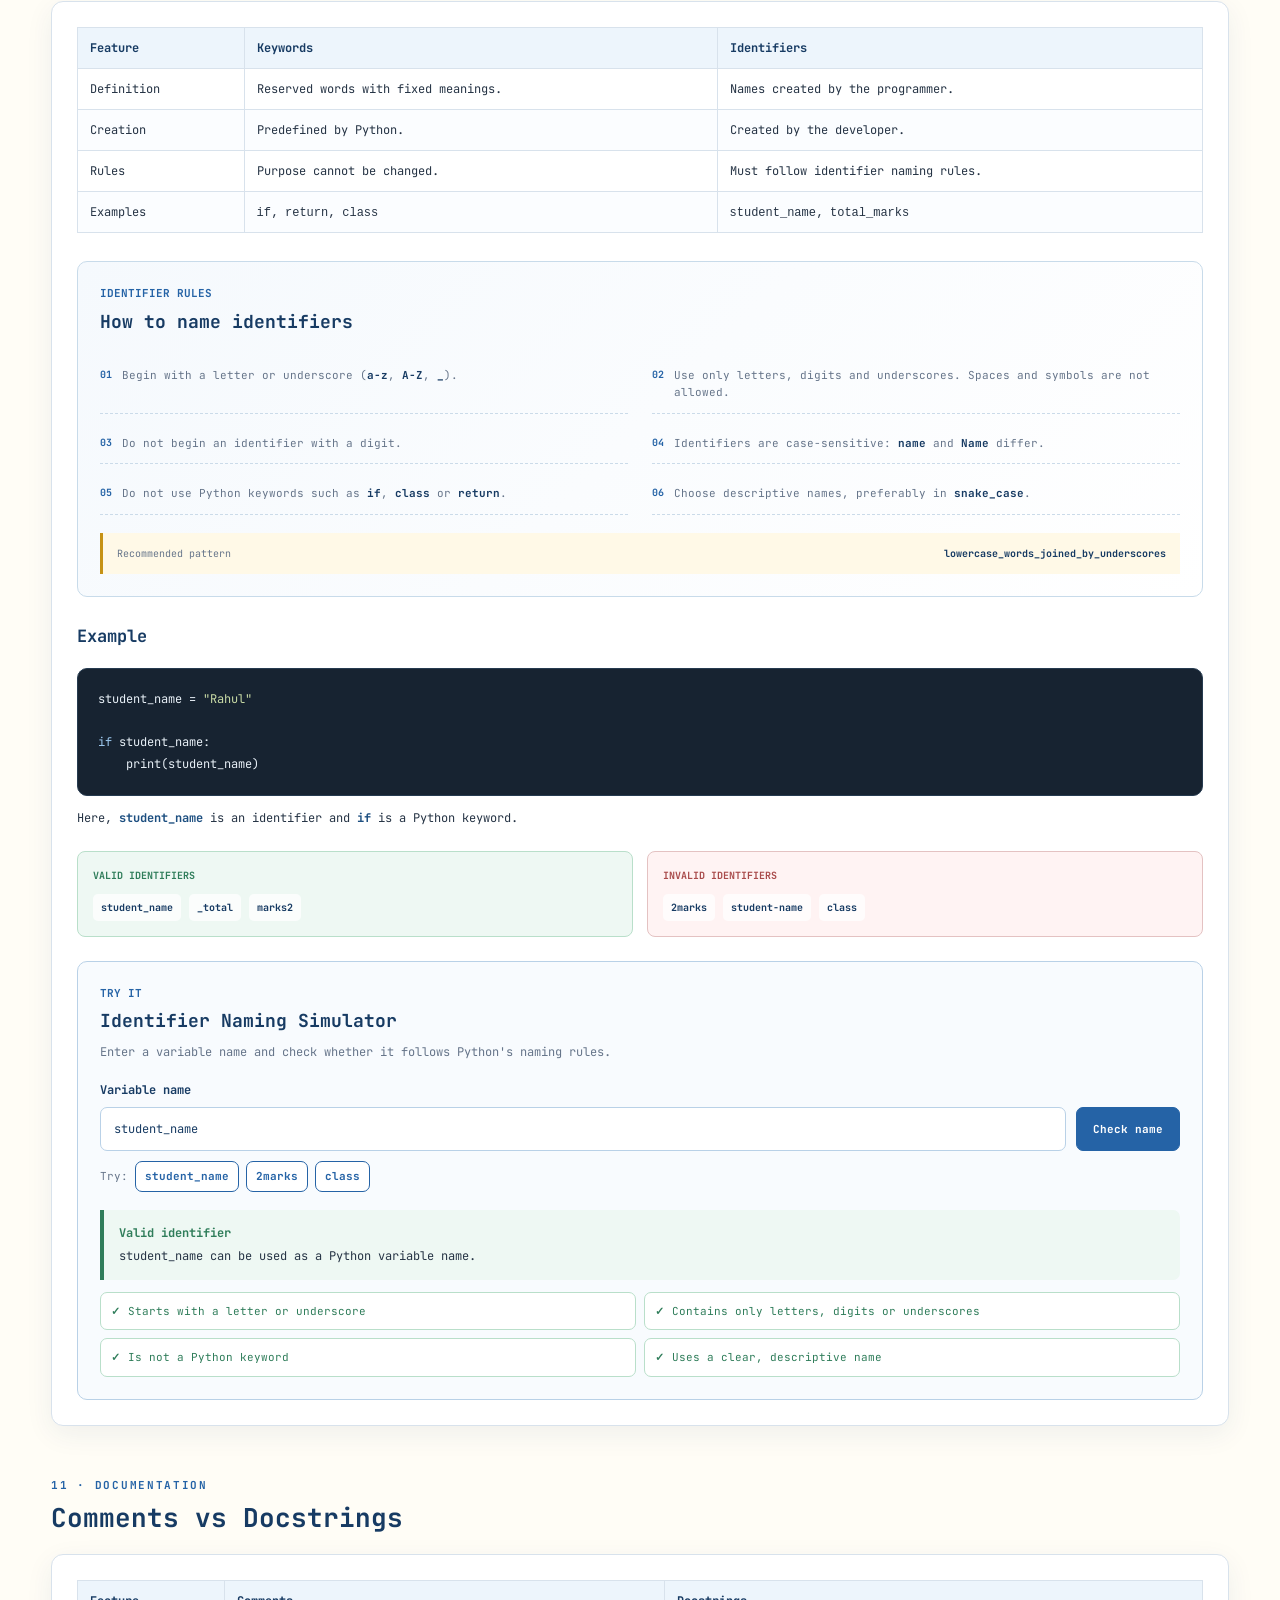
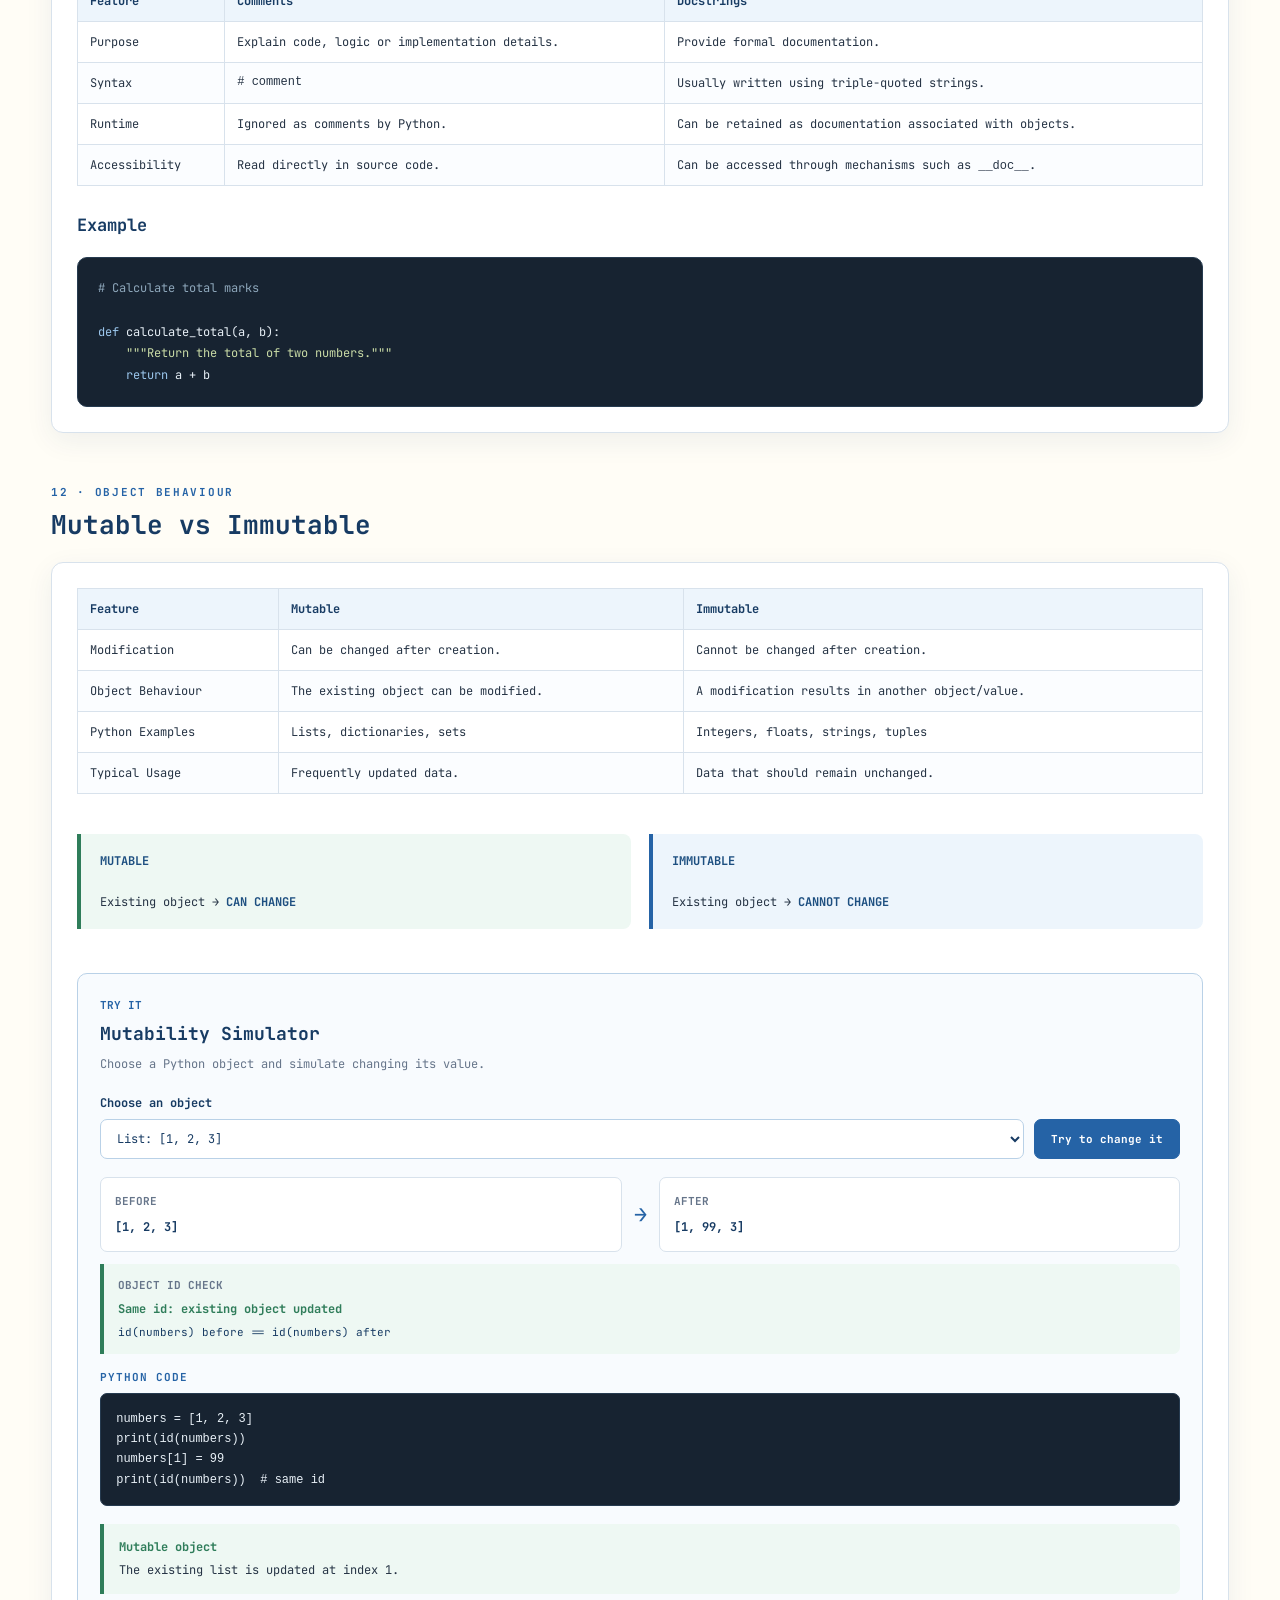
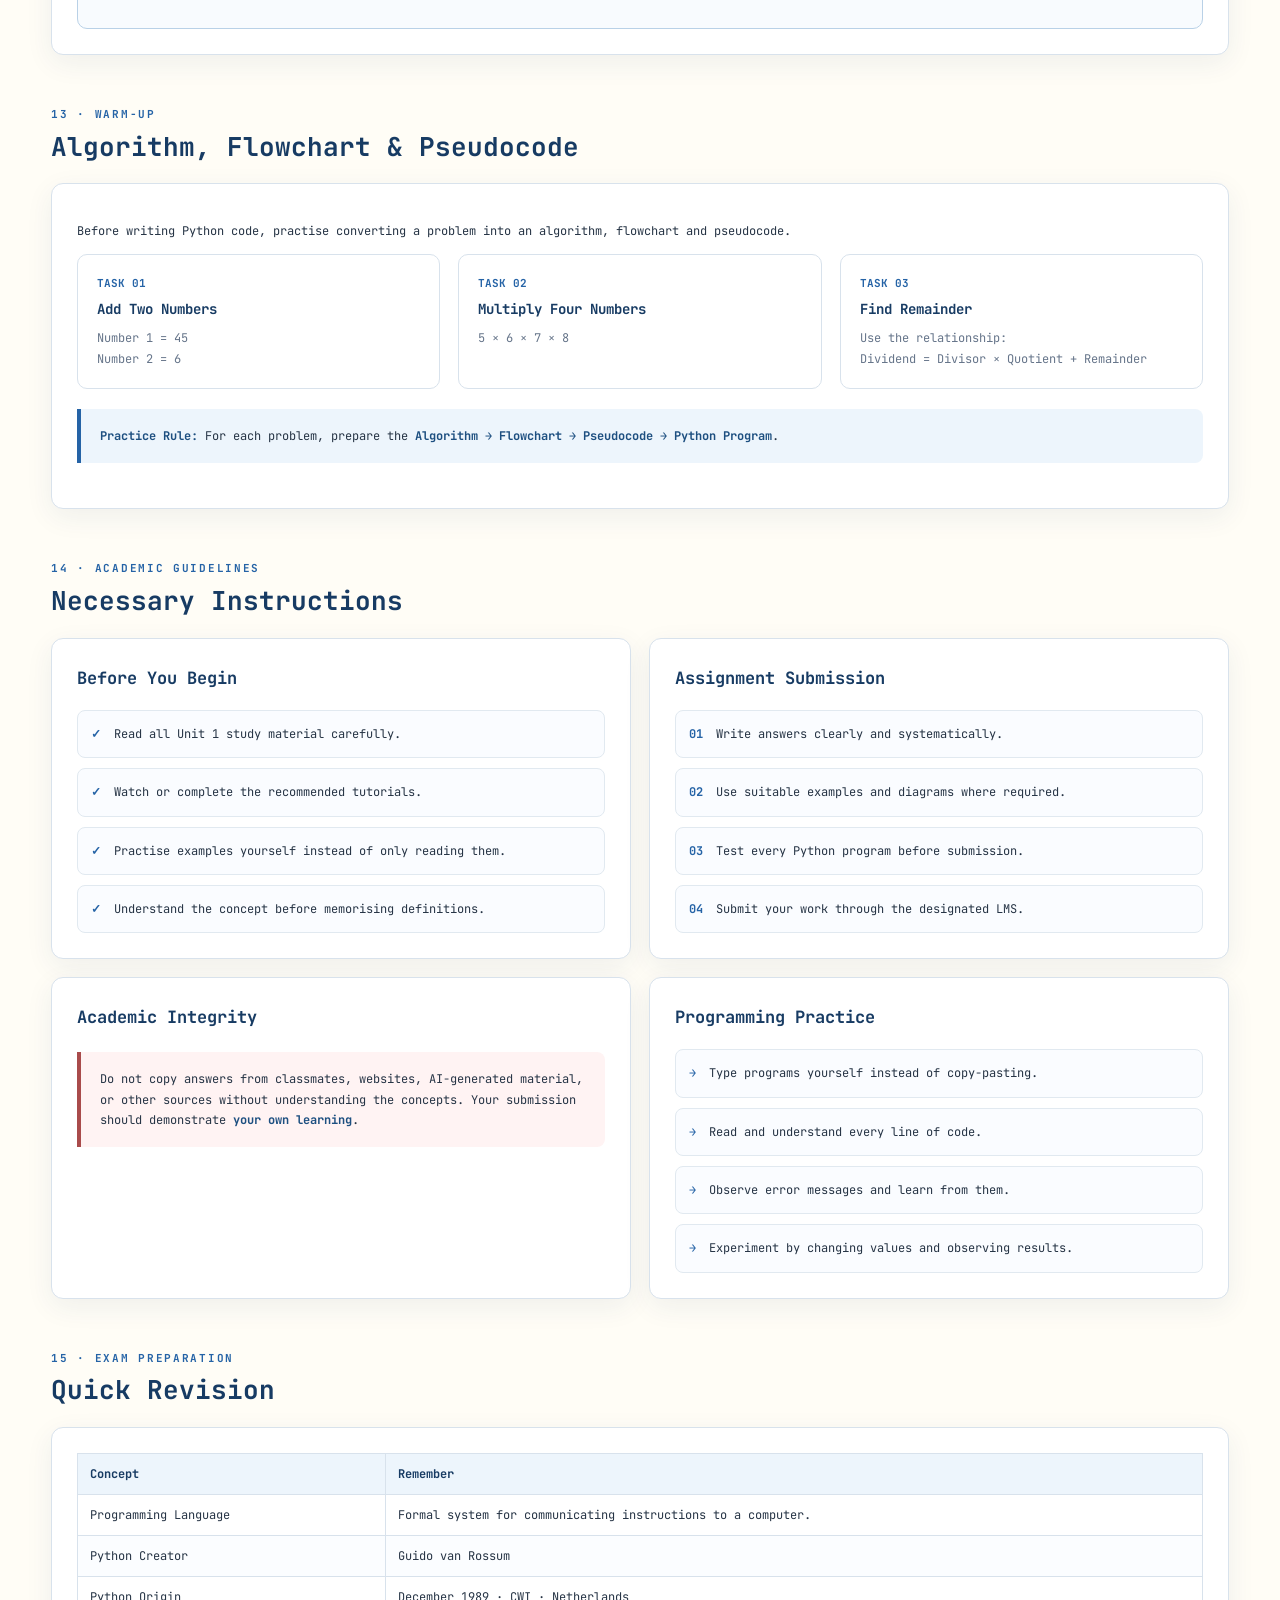
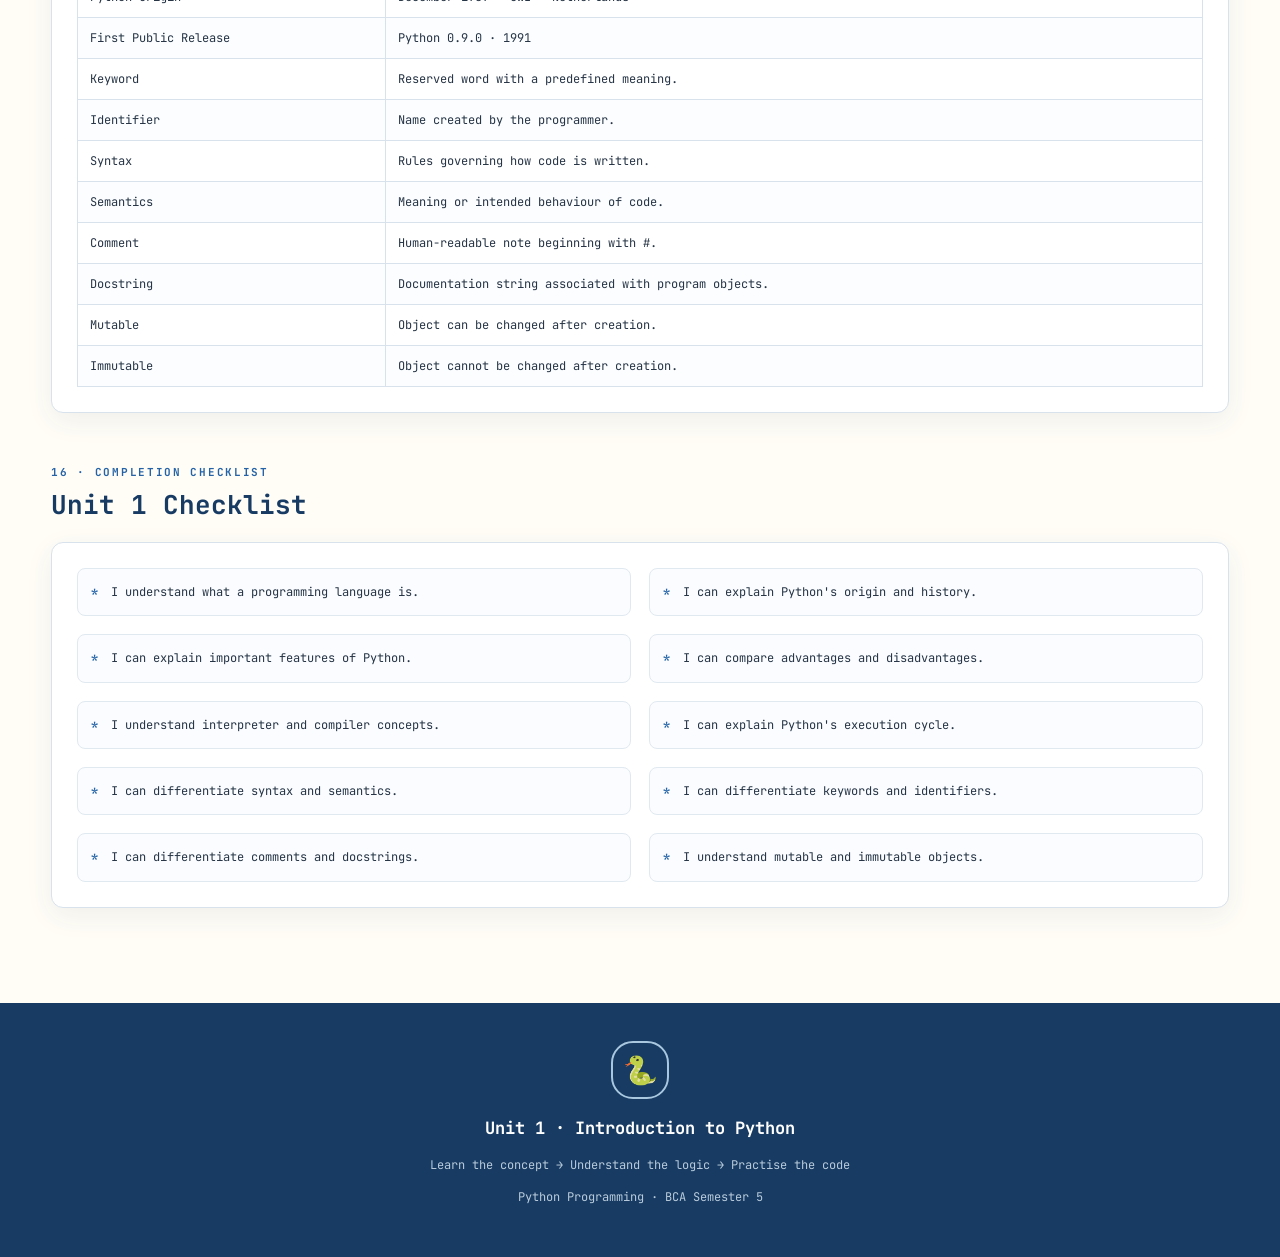
<file: Unit1/index.html>
<html lang="en">

<head>
    <meta charset="UTF-8">
    <meta name="viewport" content="width=device-width, initial-scale=1.0">
    <title>Unit 1 | Introduction to Python</title>
    <link rel="stylesheet" href="style.css">
</head>

<body>
    <header class="hero">
        <div class="container hero-content">
            <div class="badge">BCA · SEMESTER 5 · PYTHON PROGRAMMING</div>
            <h1>Unit 1</h1>
            <h2>Introduction to Python</h2>
            <p>
                Understand the foundations of Python programming — from programming
                languages and Python's history to its features, execution process,
                syntax, semantics, identifiers, comments, docstrings, and object
                mutability.
            </p>
            <div class="python-mark">🐍</div>
        </div>
    </header>
    <div class="nav-wrap">
        <div class="container nav">
            <a href="#overview">Overview</a>
            <a href="#languages">Programming Languages</a>
            <a href="#genesis">Python Genesis</a>
            <a href="#features">Features</a>
            <a href="#advantages">Advantages & Disadvantages</a>
            <a href="#execution">Execution</a>
            <a href="#ides">IDEs</a>
            <a href="#syntax">Syntax</a>
            <a href="#identifiers">Identifiers</a>
            <a href="#comments">Comments</a>
            <a href="#mutable">Mutability</a>
            <a href="#instructions">Instructions</a>
            <a href="https://docs.google.com/document/d/1AenZufJcJB1ss53n-WGQfXXg-Kap3PE_aBfhvKN_ul4/preview"
                target="_blank">Guide</a>
        </div>

    </div>


    <main>

        <div class="container">
            <section class="section" id="overview">

                <div class="section-label">UNIT ROADMAP</div>

                <h2 class="section-title">What You Will Learn</h2>

                <p class="section-intro">
                    This unit establishes the conceptual foundation required before
                    writing Python programs.
                </p>

                <div class="roadmap">

                    <div class="roadmap-item">
                        <div class="roadmap-number">01</div>
                        <div>Programming Languages</div>
                    </div>

                    <div class="roadmap-item">
                        <div class="roadmap-number">02</div>
                        <div>Python Genesis</div>
                    </div>

                    <div class="roadmap-item">
                        <div class="roadmap-number">03</div>
                        <div>Features</div>
                    </div>

                    <div class="roadmap-item">
                        <div class="roadmap-number">04</div>
                        <div>Advantages</div>
                    </div>

                    <div class="roadmap-item">
                        <div class="roadmap-number">05</div>
                        <div>Limitations</div>
                    </div>

                    <div class="roadmap-item">
                        <div class="roadmap-number">06</div>
                        <div>Execution</div>
                    </div>

                    <div class="roadmap-item">
                        <div class="roadmap-number">07</div>
                        <div>IDE</div>
                    </div>

                    <div class="roadmap-item">
                        <div class="roadmap-number">08</div>
                        <div>Syntax</div>
                    </div>

                    <div class="roadmap-item">
                        <div class="roadmap-number">09</div>
                        <div>Identifiers</div>
                    </div>

                    <div class="roadmap-item">
                        <div class="roadmap-number">10</div>
                        <div>Mutability</div>
                    </div>

                </div>

            </section>
            <section class="section" id="languages">

                <div class="section-label">01 · FUNDAMENTALS</div>

                <h2 class="section-title">Programming Languages</h2>

                <div class="card">

                    <p>
                        A <strong>programming language</strong> is a formal system of
                        instructions (code) with specific syntax and rules that allows humans
                        to communicate with computers.
                    </p>

                    <p>
                        Programming languages translate human logic into instructions that
                        can ultimately be executed by a computer.
                    </p>

                    <div class="flow">

                        <div class="flow-box">
                            <div class="flow-icon">🧠</div>
                            <div class="flow-title">Human Thought</div>
                            <div class="flow-desc">Ideas · Logic · Problem Solving</div>
                        </div>

                        <div class="arrow">→</div>

                        <div class="flow-box">
                            <div class="flow-icon">⌨</div>
                            <div class="flow-title">Programming Language</div>
                            <div class="flow-desc">Syntax · Rules · Instructions</div>
                        </div>

                        <div class="arrow">→</div>

                        <div class="flow-box">
                            <div class="flow-icon">⚙</div>
                            <div class="flow-title">Computer</div>
                            <div class="flow-desc">Machine-executable commands</div>
                        </div>

                    </div>

                    <h3>Evolution of Programming Languages</h3>

                    <div class="flow">

                        <div class="flow-box">
                            <div class="flow-title">Machine Code</div>
                            <div class="flow-desc">Binary instructions</div>
                        </div>

                        <div class="arrow">→</div>

                        <div class="flow-box">
                            <div class="flow-title">Assembly Language</div>
                            <div class="flow-desc">Symbolic instructions</div>
                        </div>

                        <div class="arrow">→</div>

                        <div class="flow-box">
                            <div class="flow-title">High-Level Languages</div>
                            <div class="flow-desc">Human-friendly syntax</div>
                        </div>

                    </div>

                    <div class="callout">
                        <strong>Key Idea:</strong>
                        A programming language acts as a bridge between
                        <strong>human thought</strong> and <strong>digital action</strong>.
                    </div>

                </div>

            </section>
            <section class="section" id="genesis">

                <div class="section-label">02 · HISTORY</div>

                <h2 class="section-title">Python Genesis</h2>

                <div class="card">

                    <p>
                        Python was developed by <strong>Guido van Rossum</strong>, a Dutch
                        programmer, in the Netherlands.
                    </p>

                    <p>
                        Work on Python began in <strong>December 1989</strong> at the
                        <strong>Centrum Wiskunde &amp; Informatica (CWI)</strong>.
                    </p>

                    <p>
                        It was conceived as a hobby project to succeed the
                        <strong>ABC programming language</strong> and address some of
                        its limitations.
                    </p>

                    <div class="timeline">

                        <div class="timeline-item">
                            <div class="timeline-dot">89</div>
                            <div class="timeline-year">1989</div>
                            <div class="timeline-text">Python development begins</div>
                        </div>

                        <div class="timeline-item">
                            <div class="timeline-dot">91</div>
                            <div class="timeline-year">1991</div>
                            <div class="timeline-text">Python 0.9.0 released</div>
                        </div>

                        <div class="timeline-item">
                            <div class="timeline-dot">18</div>
                            <div class="timeline-year">2018</div>
                            <div class="timeline-text">BDFL role ends</div>
                        </div>

                        <div class="timeline-item">
                            <div class="timeline-dot">NOW</div>
                            <div class="timeline-year">Today</div>
                            <div class="timeline-text">Global Python ecosystem</div>
                        </div>

                    </div>

                    <h3 style="margin-top:35px;">Python's Design Vision</h3>

                    <div class="grid grid-2">

                        <div class="feature">
                            <div class="feature-number">01</div>
                            <h3>Easy to Learn</h3>
                            <p>Readable syntax and clear programming structure.</p>
                        </div>

                        <div class="feature">
                            <div class="feature-number">02</div>
                            <h3>Powerful</h3>
                            <p>Capable of handling simple as well as complex tasks.</p>
                        </div>

                        <div class="feature">
                            <div class="feature-number">03</div>
                            <h3>Portable</h3>
                            <p>Designed to operate across different platforms.</p>
                        </div>

                        <div class="feature">
                            <div class="feature-number">04</div>
                            <h3>Open Source</h3>
                            <p>Supports community collaboration and development.</p>
                        </div>

                    </div>

                    <div class="callout gold">
                        <strong>Did You Know?</strong>
                        The name <strong>Python</strong> was inspired by the BBC comedy
                        series <strong>"Monty Python's Flying Circus"</strong>.
                    </div>

                </div>

            </section>
            <section class="section" id="features">

                <div class="section-label">03 · CORE CONCEPTS</div>

                <h2 class="section-title">Features of Python</h2>

                <p class="section-intro">
                    Python's design combines readability, flexibility, portability and
                    a large ecosystem, making it suitable for a wide range of applications.
                </p>

                <div class="grid grid-3">

                    <div class="feature">
                        <div class="feature-number">01</div>
                        <h3>Easy to Learn and Use</h3>
                        <p>
                            Clean syntax and English keywords reduce the learning curve and allow
                            developers to focus on problem solving.
                        </p>
                    </div>

                    <div class="feature">
                        <div class="feature-number">02</div>
                        <h3>Interpreted Language</h3>
                        <p>
                            Python code is processed by an interpreter, providing quick feedback
                            during development.
                        </p>
                    </div>

                    <div class="feature">
                        <div class="feature-number">03</div>
                        <h3>Dynamically Typed</h3>
                        <p>
                            Variable types are determined at runtime rather than requiring
                            explicit declarations.
                        </p>
                    </div>

                    <div class="feature">
                        <div class="feature-number">04</div>
                        <h3>Free and Open Source</h3>
                        <p>
                            Python can be used, modified and distributed freely.
                        </p>
                    </div>

                    <div class="feature">
                        <div class="feature-number">05</div>
                        <h3>Extensive Standard Library</h3>
                        <p>
                            A large collection of modules provides ready-made functionality.
                        </p>
                    </div>

                    <div class="feature">
                        <div class="feature-number">06</div>
                        <h3>Object-Oriented Support</h3>
                        <p>
                            Supports classes, objects, inheritance and polymorphism.
                        </p>
                    </div>

                    <div class="feature">
                        <div class="feature-number">07</div>
                        <h3>Multi-Paradigm</h3>
                        <p>
                            Supports procedural, object-oriented and functional programming styles.
                        </p>
                    </div>

                    <div class="feature">
                        <div class="feature-number">08</div>
                        <h3>Cross-Platform</h3>
                        <p>
                            Programs can run on Windows, macOS and Linux with little modification.
                        </p>
                    </div>

                    <div class="feature">
                        <div class="feature-number">09</div>
                        <h3>Extensible &amp; Embeddable</h3>
                        <p>
                            Functionality can be extended using languages such as C or C++.
                        </p>
                    </div>

                    <div class="feature">
                        <div class="feature-number">10</div>
                        <h3>Large Community</h3>
                        <p>
                            A large community provides learning resources, collaboration and
                            troubleshooting support.
                        </p>
                    </div>

                    <div class="feature">
                        <div class="feature-number">11</div>
                        <h3>GUI Programming</h3>
                        <p>
                            Libraries such as Tkinter and PyQt support desktop GUI development.
                        </p>
                    </div>

                    <div class="feature">
                        <div class="feature-number">12</div>
                        <h3>Automatic Memory Management</h3>
                        <p>
                            Python handles memory management automatically, including garbage
                            collection.
                        </p>
                    </div>

                </div>

            </section>
            <section class="section" id="advantages">

                <div class="section-label">04 · BENEFITS</div>

                <h2 class="section-title">Advantages of Python</h2>

                <div class="grid grid-4">

                    <div class="card pro-card">
                        <div class="number">01</div>
                        <h3>Simplicity</h3>
                        <p>
                            Intuitive syntax makes Python easier to learn and apply.
                        </p>
                    </div>

                    <div class="card pro-card">
                        <div class="number">02</div>
                        <h3>Standard Library</h3>
                        <p>
                            Ready-made modules reduce development effort.
                        </p>
                    </div>

                    <div class="card pro-card">
                        <div class="number">03</div>
                        <h3>Portability</h3>
                        <p>
                            Python programs can operate across multiple platforms.
                        </p>
                    </div>

                    <div class="card pro-card">
                        <div class="number">04</div>
                        <h3>Modern Applications</h3>
                        <p>
                            Used in Web Development, AI, Data Science, Cybersecurity and more.
                        </p>
                    </div>

                </div>

            </section>
            <section class="section" id="disadvantages">

                <div class="section-label">05 · LIMITATIONS</div>

                <h2 class="section-title">Disadvantages of Python</h2>

                <div class="grid grid-2">

                    <div class="card con-card">
                        <div class="number">01</div>
                        <h3>Reduced Execution Speed</h3>
                        <p>
                            Python generally executes more slowly than compiled alternatives
                            such as C++.
                        </p>
                    </div>

                    <div class="card con-card">
                        <div class="number">02</div>
                        <h3>Dynamic Typing Risks</h3>
                        <p>
                            Some type-related errors may appear only during program execution.
                        </p>
                    </div>

                    <div class="card con-card">
                        <div class="number">03</div>
                        <h3>Memory Consumption</h3>
                        <p>
                            High-level abstractions and automatic memory management can result
                            in higher memory usage.
                        </p>
                    </div>

                    <div class="card con-card">
                        <div class="number">04</div>
                        <h3>Mobile Development</h3>
                        <p>
                            Python is not inherently optimised for native iOS and Android
                            application development.
                        </p>
                    </div>

                </div>

            </section>
            <section class="section" id="execution">

                <div class="section-label">06 · PROGRAM EXECUTION</div>

                <h2 class="section-title">Interpreter vs Compiler</h2>

                <div class="card">

                    <div class="table-wrap">

                        <table>

                            <thead>
                                <tr>
                                    <th>Feature</th>
                                    <th>Compiled Languages</th>
                                    <th>Interpreted Languages</th>
                                </tr>
                            </thead>

                            <tbody>

                                <tr>
                                    <td>Translation Time</td>
                                    <td>Before execution</td>
                                    <td>During execution</td>
                                </tr>

                                <tr>
                                    <td>Execution Speed</td>
                                    <td>Generally faster</td>
                                    <td>Generally slower</td>
                                </tr>

                                <tr>
                                    <td>Portability</td>
                                    <td>Often platform-dependent binary</td>
                                    <td>Highly portable source</td>
                                </tr>

                                <tr>
                                    <td>Error Detection</td>
                                    <td>During compilation</td>
                                    <td>During execution</td>
                                </tr>

                                <tr>
                                    <td>Development Cycle</td>
                                    <td>Requires recompilation</td>
                                    <td>Faster feedback</td>
                                </tr>

                                <tr>
                                    <td>Examples</td>
                                    <td>C, C++, Rust, Go</td>
                                    <td>Python, JavaScript, Ruby</td>
                                </tr>

                            </tbody>

                        </table>

                    </div>

                    <div class="callout">
                        <strong>Important:</strong>
                        The terms "compiled" and "interpreted" describe common implementation
                        models. Modern language implementations can combine compilation and
                        interpretation techniques.
                    </div>

                </div>

            </section>
            <section class="section">

                <div class="section-label">07 · EXECUTION CYCLE</div>

                <h2 class="section-title">Python Code Execution Cycle</h2>

                <p class="section-intro">
                    Python source code passes through several stages before the program
                    produces its result.
                </p>

                <div class="execution">

                    <div class="execution-step">
                        <div class="step-number">01</div>
                        <h3>Lexing</h3>
                        <p>
                            Source code is broken into meaningful tokens such as keywords,
                            identifiers, operators and literals.
                        </p>
                    </div>

                    <div class="execution-step">
                        <div class="step-number">02</div>
                        <h3>Parsing</h3>
                        <p>
                            Tokens are organised into a hierarchical structure called an
                            Abstract Syntax Tree (AST).
                        </p>
                    </div>

                    <div class="execution-step">
                        <div class="step-number">03</div>
                        <h3>Bytecode</h3>
                        <p>
                            The AST is compiled into platform-independent bytecode for execution.
                        </p>
                    </div>

                    <div class="execution-step">
                        <div class="step-number">04</div>
                        <h3>PVM</h3>
                        <p>
                            The Python Virtual Machine executes the bytecode instructions.
                        </p>
                    </div>

                </div>

                <div class="flow" style="margin-top:35px;">

                    <div class="flow-box">
                        <div class="flow-title">Python Source Code</div>
                        <div class="flow-desc">program.py</div>
                    </div>

                    <div class="arrow">→</div>

                    <div class="flow-box">
                        <div class="flow-title">Tokens + AST</div>
                        <div class="flow-desc">Lexing + Parsing</div>
                    </div>

                    <div class="arrow">→</div>

                    <div class="flow-box">
                        <div class="flow-title">Bytecode</div>
                        <div class="flow-desc">Intermediate instructions</div>
                    </div>

                </div>

                <div class="flow">

                    <div class="flow-box">
                        <div class="flow-title">Python Virtual Machine</div>
                        <div class="flow-desc">Executes bytecode</div>
                    </div>

                    <div class="arrow">→</div>

                    <div class="flow-box">
                        <div class="flow-title">Runtime</div>
                        <div class="flow-desc">Memory · Objects · Scope</div>
                    </div>

                    <div class="arrow">→</div>

                    <div class="flow-box">
                        <div class="flow-title">Output</div>
                        <div class="flow-desc">Program result</div>
                    </div>

                </div>

            </section>
            <section class="section" id="ides">

                <div class="section-label">08 · DEVELOPMENT TOOLS</div>

                <h2 class="section-title">Python IDEs &amp; Code Editors</h2>

                <p class="section-intro">
                    An Integrated Development Environment (IDE) provides tools for
                    writing, running and debugging programs.
                </p>

                <div class="grid grid-3">

                    <div class="card ide">
                        <div class="ide-icon">🧠</div>
                        <div class="ide-name">PyCharm</div>
                        <div class="ide-desc">Professional Python development environment.</div>
                    </div>

                    <div class="card ide">
                        <div class="ide-icon">⌨</div>
                        <div class="ide-name">Visual Studio Code</div>
                        <div class="ide-desc">Lightweight and highly extensible code editor.</div>
                    </div>

                    <div class="card ide">
                        <div class="ide-icon">📓</div>
                        <div class="ide-name">Jupyter Notebook</div>
                        <div class="ide-desc">Interactive environment for code and explanations.</div>
                    </div>

                    <div class="card ide">
                        <div class="ide-icon">🐍</div>
                        <div class="ide-name">IDLE</div>
                        <div class="ide-desc">Python's Integrated Development and Learning Environment.</div>
                    </div>

                    <div class="card ide">
                        <div class="ide-icon">☁</div>
                        <div class="ide-name">Google Colab</div>
                        <div class="ide-desc">Cloud-based notebook environment.</div>
                    </div>

                    <div class="card ide">
                        <div class="ide-icon">🔬</div>
                        <div class="ide-name">Spyder</div>
                        <div class="ide-desc">IDE commonly used for scientific computing.</div>
                    </div>

                </div>

            </section>
            <section class="section" id="syntax">

                <div class="section-label">09 · PROGRAMMING RULES</div>

                <h2 class="section-title">Syntax and Semantics</h2>

                <div class="grid grid-2">

                    <div class="card">

                        <h3>Syntax</h3>

                        <p>
                            <strong>Syntax</strong> refers to the rules governing how a programming
                            language must be written.
                        </p>

                        <p>
                            If the rules are violated, the program can produce a
                            <strong>syntax error</strong>.
                        </p>

                        <div class="code">
                            <span class="comment"># Syntax error example</span><br>
                            <span class="keyword">if</span> x &gt; 10<br>
                            &nbsp;&nbsp;&nbsp;&nbsp;print(x)
                        </div>

                    </div>

                    <div class="card">

                        <h3>Semantics</h3>

                        <p>
                            <strong>Semantics</strong> refers to the meaning or intended behaviour
                            of a program.
                        </p>

                        <p>
                            A program may have valid syntax but still produce the wrong result
                            because its logic is incorrect.
                        </p>

                        <div class="code">
                            <span class="comment"># Syntactically valid</span><br>
                            area = length + width<br><br>

                            <span class="comment"># Intended calculation</span><br>
                            area = length * width
                        </div>

                    </div>

                </div>

                <div class="callout gold">
                    <strong>Remember:</strong>
                    Syntax asks <strong>"Is the code written correctly?"</strong>
                    Semantics asks <strong>"Does the code mean what we intended?"</strong>
                </div>

            </section>
            <section class="section" id="identifiers">

                <div class="section-label">10 · PYTHON VOCABULARY</div>

                <h2 class="section-title">Keywords vs Identifiers</h2>

                <div class="card">

                    <div class="table-wrap">

                        <table>

                            <thead>
                                <tr>
                                    <th>Feature</th>
                                    <th>Keywords</th>
                                    <th>Identifiers</th>
                                </tr>
                            </thead>

                            <tbody>

                                <tr>
                                    <td>Definition</td>
                                    <td>Reserved words with fixed meanings.</td>
                                    <td>Names created by the programmer.</td>
                                </tr>

                                <tr>
                                    <td>Creation</td>
                                    <td>Predefined by Python.</td>
                                    <td>Created by the developer.</td>
                                </tr>

                                <tr>
                                    <td>Rules</td>
                                    <td>Purpose cannot be changed.</td>
                                    <td>Must follow identifier naming rules.</td>
                                </tr>

                                <tr>
                                    <td>Examples</td>
                                    <td><code>if</code>, <code>return</code>, <code>class</code></td>
                                    <td><code>student_name</code>, <code>total_marks</code></td>
                                </tr>

                            </tbody>

                        </table>

                    </div>

                    <div class="identifier-rules">
                        <div class="rules-heading">
                            <span class="feature-number">IDENTIFIER RULES</span>
                            <h3>How to name identifiers</h3>
                        </div>

                        <div class="rules-grid">
                            <div class="rule-item">
                                <span class="rule-number">01</span>
                                <span>Begin with a letter or underscore (<code>a-z</code>, <code>A-Z</code>,
                                    <code>_</code>).</span>
                            </div>
                            <div class="rule-item">
                                <span class="rule-number">02</span>
                                <span>Use only letters, digits and underscores. Spaces and symbols are not
                                    allowed.</span>
                            </div>
                            <div class="rule-item">
                                <span class="rule-number">03</span>
                                <span>Do not begin an identifier with a digit.</span>
                            </div>
                            <div class="rule-item">
                                <span class="rule-number">04</span>
                                <span>Identifiers are case-sensitive: <code>name</code> and <code>Name</code>
                                    differ.</span>
                            </div>
                            <div class="rule-item">
                                <span class="rule-number">05</span>
                                <span>Do not use Python keywords such as <code>if</code>, <code>class</code> or
                                    <code>return</code>.</span>
                            </div>
                            <div class="rule-item">
                                <span class="rule-number">06</span>
                                <span>Choose descriptive names, preferably in <code>snake_case</code>.</span>
                            </div>
                        </div>

                        <div class="naming-pattern">
                            <span>Recommended pattern</span>
                            <strong>lowercase_words_joined_by_underscores</strong>
                        </div>
                    </div>

                    <h3 style="margin-top:25px;">Example</h3>

                    <div class="code">
                        student_name = <span class="string">"Rahul"</span><br><br>

                        <span class="keyword">if</span> student_name:<br>
                        &nbsp;&nbsp;&nbsp;&nbsp;print(student_name)
                    </div>

                    <p>
                        Here, <strong>student_name</strong> is an identifier and
                        <strong>if</strong> is a Python keyword.
                    </p>

                    <div class="identifier-examples">
                        <div class="example-box valid">
                            <div class="example-label">VALID IDENTIFIERS</div>
                            <code>student_name</code>
                            <code>_total</code>
                            <code>marks2</code>
                        </div>
                        <div class="example-box invalid">
                            <div class="example-label">INVALID IDENTIFIERS</div>
                            <code>2marks</code>
                            <code>student-name</code>
                            <code>class</code>
                        </div>
                    </div>

                    <div class="identifier-simulation">
                        <div class="simulation-heading">
                            <span class="feature-number">TRY IT</span>
                            <h3>Identifier Naming Simulator</h3>
                            <p>Enter a variable name and check whether it follows Python's naming rules.</p>
                        </div>

                        <div class="simulation-controls">
                            <label for="identifier-input">Variable name</label>
                            <div class="identifier-input-row">
                                <input id="identifier-input" type="text" value="student_name" autocomplete="off"
                                    spellcheck="false" aria-describedby="identifier-result">
                                <button type="button" class="check-button" id="check-identifier">Check name</button>
                            </div>
                            <div class="preset-list" aria-label="Example names">
                                <span>Try:</span>
                                <button type="button" class="preset-button"
                                    data-identifier="student_name">student_name</button>
                                <button type="button" class="preset-button" data-identifier="2marks">2marks</button>
                                <button type="button" class="preset-button" data-identifier="class">class</button>
                            </div>
                        </div>

                        <div class="simulation-result valid-result" id="identifier-result" aria-live="polite">
                            <strong id="result-title">Valid identifier</strong>
                            <span id="result-message">student_name can be used as a Python variable name.</span>
                        </div>

                        <div class="rule-checks" aria-label="Identifier rule checks">
                            <div class="rule-check passed" id="rule-start">
                                <span class="check-icon">✓</span>
                                <span>Starts with a letter or underscore</span>
                            </div>
                            <div class="rule-check passed" id="rule-characters">
                                <span class="check-icon">✓</span>
                                <span>Contains only letters, digits or underscores</span>
                            </div>
                            <div class="rule-check passed" id="rule-keyword">
                                <span class="check-icon">✓</span>
                                <span>Is not a Python keyword</span>
                            </div>
                            <div class="rule-check passed" id="rule-readable">
                                <span class="check-icon">✓</span>
                                <span>Uses a clear, descriptive name</span>
                            </div>
                        </div>
                    </div>

                </div>

            </section>
            <section class="section" id="comments">

                <div class="section-label">11 · DOCUMENTATION</div>

                <h2 class="section-title">Comments vs Docstrings</h2>

                <div class="card">

                    <div class="table-wrap">

                        <table>

                            <thead>
                                <tr>
                                    <th>Feature</th>
                                    <th>Comments</th>
                                    <th>Docstrings</th>
                                </tr>
                            </thead>

                            <tbody>

                                <tr>
                                    <td>Purpose</td>
                                    <td>Explain code, logic or implementation details.</td>
                                    <td>Provide formal documentation.</td>
                                </tr>

                                <tr>
                                    <td>Syntax</td>
                                    <td><code># comment</code></td>
                                    <td>Usually written using triple-quoted strings.</td>
                                </tr>

                                <tr>
                                    <td>Runtime</td>
                                    <td>Ignored as comments by Python.</td>
                                    <td>Can be retained as documentation associated with objects.</td>
                                </tr>

                                <tr>
                                    <td>Accessibility</td>
                                    <td>Read directly in source code.</td>
                                    <td>Can be accessed through mechanisms such as <code>__doc__</code>.</td>
                                </tr>

                            </tbody>

                        </table>

                    </div>

                    <h3 style="margin-top:25px;">Example</h3>

                    <div class="code">
                        <span class="comment"># Calculate total marks</span><br><br>

                        <span class="keyword">def</span> calculate_total(a, b):<br>
                        &nbsp;&nbsp;&nbsp;&nbsp;<span class="string">"""Return the total of two numbers."""</span><br>
                        &nbsp;&nbsp;&nbsp;&nbsp;<span class="keyword">return</span> a + b
                    </div>

                </div>

            </section>
            <section class="section" id="mutable">

                <div class="section-label">12 · OBJECT BEHAVIOUR</div>

                <h2 class="section-title">Mutable vs Immutable</h2>

                <div class="card">

                    <div class="table-wrap">

                        <table>

                            <thead>
                                <tr>
                                    <th>Feature</th>
                                    <th>Mutable</th>
                                    <th>Immutable</th>
                                </tr>
                            </thead>

                            <tbody>

                                <tr>
                                    <td>Modification</td>
                                    <td>Can be changed after creation.</td>
                                    <td>Cannot be changed after creation.</td>
                                </tr>

                                <tr>
                                    <td>Object Behaviour</td>
                                    <td>The existing object can be modified.</td>
                                    <td>A modification results in another object/value.</td>
                                </tr>

                                <tr>
                                    <td>Python Examples</td>
                                    <td>Lists, dictionaries, sets</td>
                                    <td>Integers, floats, strings, tuples</td>
                                </tr>

                                <tr>
                                    <td>Typical Usage</td>
                                    <td>Frequently updated data.</td>
                                    <td>Data that should remain unchanged.</td>
                                </tr>
                            </tbody>
                        </table>
                    </div>
                    <div class="grid grid-2" style="margin-top:20px;">
                        <div class="callout green">
                            <strong>MUTABLE</strong><br><br>
                            Existing object → <strong>CAN CHANGE</strong>
                        </div>
                        <div class="callout">
                            <strong>IMMUTABLE</strong><br><br>
                            Existing object → <strong>CANNOT CHANGE</strong>
                        </div>
                    </div>

                    <div class="mutability-simulation">
                        <div class="simulation-heading">
                            <span class="feature-number">TRY IT</span>
                            <h3>Mutability Simulator</h3>
                            <p>Choose a Python object and simulate changing its value.</p>
                        </div>

                        <div class="simulation-controls">
                            <label for="object-type">Choose an object</label>
                            <div class="object-choice-row">
                                <select id="object-type">
                                    <option value="list">List: [1, 2, 3]</option>
                                    <option value="dict">Dictionary: {"name": "Asha"}</option>
                                    <option value="set">Set: {1, 2, 3}</option>
                                    <option value="string">String: "Python"</option>
                                    <option value="integer">Integer: 10</option>
                                    <option value="tuple">Tuple: (1, 2, 3)</option>
                                </select>
                                <button type="button" class="check-button" id="mutate-object">Try to change it</button>
                            </div>
                        </div>

                        <div class="object-preview">
                            <div class="object-state">
                                <span class="state-label">BEFORE</span>
                                <code id="object-before">[1, 2, 3]</code>
                            </div>
                            <div class="object-arrow">→</div>
                            <div class="object-state">
                                <span class="state-label">AFTER</span>
                                <code id="object-after">[1, 99, 3]</code>
                            </div>
                        </div>
                        <div class="identity-result" id="identity-result">
                            <span class="state-label">OBJECT ID CHECK</span>
                            <strong id="identity-title">Same id: existing object updated</strong>
                            <code id="identity-message">id(numbers) before == id(numbers) after</code>
                        </div>
                        <div class="mutation-code-panel">
                            <div class="code-panel-label">PYTHON CODE</div>
                            <pre id="mutation-code"><code>numbers = [1, 2, 3]
numbers[1] = 99
print(numbers)  # [1, 99, 3]</code></pre>
                        </div>

                        <div class="simulation-result valid-result" id="mutability-result" aria-live="polite">
                            <strong id="mutability-title">Mutable object</strong>
                            <span id="mutability-message">The existing list can be changed directly.</span>
                        </div>
                    </div>
                </div>
            </section>
            <section class="section">

                <div class="section-label">13 · WARM-UP</div>

                <h2 class="section-title">Algorithm, Flowchart &amp; Pseudocode</h2>

                <div class="card">

                    <p>
                        Before writing Python code, practise converting a problem into
                        an algorithm, flowchart and pseudocode.
                    </p>

                    <div class="grid grid-3">

                        <div class="feature">
                            <div class="feature-number">TASK 01</div>
                            <h3>Add Two Numbers</h3>
                            <p>
                                Number 1 = 45<br>
                                Number 2 = 6
                            </p>
                        </div>

                        <div class="feature">
                            <div class="feature-number">TASK 02</div>
                            <h3>Multiply Four Numbers</h3>
                            <p>
                                5 × 6 × 7 × 8
                            </p>
                        </div>

                        <div class="feature">
                            <div class="feature-number">TASK 03</div>
                            <h3>Find Remainder</h3>
                            <p>
                                Use the relationship:<br>
                                Dividend = Divisor × Quotient + Remainder
                            </p>
                        </div>

                    </div>

                    <div class="callout">
                        <strong>Practice Rule:</strong>
                        For each problem, prepare the
                        <strong>Algorithm → Flowchart → Pseudocode → Python Program</strong>.
                    </div>

                </div>

            </section>
            <section class="section" id="instructions">

                <div class="section-label">14 · ACADEMIC GUIDELINES</div>

                <h2 class="section-title">Necessary Instructions</h2>

                <div class="grid grid-2">

                    <div class="card">

                        <h3>Before You Begin</h3>

                        <div class="instruction-list">

                            <div class="instruction">
                                <div class="instruction-icon">✓</div>
                                <div>Read all Unit 1 study material carefully.</div>
                            </div>

                            <div class="instruction">
                                <div class="instruction-icon">✓</div>
                                <div>Watch or complete the recommended tutorials.</div>
                            </div>

                            <div class="instruction">
                                <div class="instruction-icon">✓</div>
                                <div>Practise examples yourself instead of only reading them.</div>
                            </div>

                            <div class="instruction">
                                <div class="instruction-icon">✓</div>
                                <div>Understand the concept before memorising definitions.</div>
                            </div>

                        </div>

                    </div>


                    <div class="card">

                        <h3>Assignment Submission</h3>

                        <div class="instruction-list">

                            <div class="instruction">
                                <div class="instruction-icon">01</div>
                                <div>Write answers clearly and systematically.</div>
                            </div>

                            <div class="instruction">
                                <div class="instruction-icon">02</div>
                                <div>Use suitable examples and diagrams where required.</div>
                            </div>

                            <div class="instruction">
                                <div class="instruction-icon">03</div>
                                <div>Test every Python program before submission.</div>
                            </div>

                            <div class="instruction">
                                <div class="instruction-icon">04</div>
                                <div>Submit your work through the designated LMS.</div>
                            </div>

                        </div>

                    </div>


                    <div class="card">

                        <h3>Academic Integrity</h3>

                        <div class="callout red">
                            Do not copy answers from classmates, websites, AI-generated
                            material, or other sources without understanding the concepts.
                            Your submission should demonstrate <strong>your own learning</strong>.
                        </div>

                    </div>


                    <div class="card">

                        <h3>Programming Practice</h3>

                        <div class="instruction-list">

                            <div class="instruction">
                                <div class="instruction-icon">→</div>
                                <div>Type programs yourself instead of copy-pasting.</div>
                            </div>

                            <div class="instruction">
                                <div class="instruction-icon">→</div>
                                <div>Read and understand every line of code.</div>
                            </div>

                            <div class="instruction">
                                <div class="instruction-icon">→</div>
                                <div>Observe error messages and learn from them.</div>
                            </div>

                            <div class="instruction">
                                <div class="instruction-icon">→</div>
                                <div>Experiment by changing values and observing results.</div>
                            </div>

                        </div>

                    </div>

                </div>

            </section>
            <section class="section">
                <div class="section-label">15 · EXAM PREPARATION</div>

                <h2 class="section-title">Quick Revision</h2>

                <div class="card">

                    <div class="table-wrap">

                        <table>

                            <thead>
                                <tr>
                                    <th>Concept</th>
                                    <th>Remember</th>
                                </tr>
                            </thead>

                            <tbody>

                                <tr>
                                    <td>Programming Language</td>
                                    <td>Formal system for communicating instructions to a computer.</td>
                                </tr>

                                <tr>
                                    <td>Python Creator</td>
                                    <td>Guido van Rossum</td>
                                </tr>

                                <tr>
                                    <td>Python Origin</td>
                                    <td>December 1989 · CWI · Netherlands</td>
                                </tr>

                                <tr>
                                    <td>First Public Release</td>
                                    <td>Python 0.9.0 · 1991</td>
                                </tr>

                                <tr>
                                    <td>Keyword</td>
                                    <td>Reserved word with a predefined meaning.</td>
                                </tr>

                                <tr>
                                    <td>Identifier</td>
                                    <td>Name created by the programmer.</td>
                                </tr>

                                <tr>
                                    <td>Syntax</td>
                                    <td>Rules governing how code is written.</td>
                                </tr>

                                <tr>
                                    <td>Semantics</td>
                                    <td>Meaning or intended behaviour of code.</td>
                                </tr>

                                <tr>
                                    <td>Comment</td>
                                    <td>Human-readable note beginning with #.</td>
                                </tr>

                                <tr>
                                    <td>Docstring</td>
                                    <td>Documentation string associated with program objects.</td>
                                </tr>

                                <tr>
                                    <td>Mutable</td>
                                    <td>Object can be changed after creation.</td>
                                </tr>

                                <tr>
                                    <td>Immutable</td>
                                    <td>Object cannot be changed after creation.</td>
                                </tr>

                            </tbody>

                        </table>

                    </div>

                </div>

            </section>
            <section class="section">
                <div class="section-label">16 · COMPLETION CHECKLIST</div>

                <h2 class="section-title">Unit 1 Checklist</h2>

                <div class="card">

                    <div class="grid grid-2">

                        <div class="instruction">
                            <div class="instruction-icon">*</div>
                            <div>I understand what a programming language is.</div>
                        </div>

                        <div class="instruction">
                            <div class="instruction-icon">*</div>
                            <div>I can explain Python's origin and history.</div>
                        </div>

                        <div class="instruction">
                            <div class="instruction-icon">*</div>
                            <div>I can explain important features of Python.</div>
                        </div>

                        <div class="instruction">
                            <div class="instruction-icon">*</div>
                            <div>I can compare advantages and disadvantages.</div>
                        </div>

                        <div class="instruction">
                            <div class="instruction-icon">*</div>
                            <div>I understand interpreter and compiler concepts.</div>
                        </div>

                        <div class="instruction">
                            <div class="instruction-icon">*</div>
                            <div>I can explain Python's execution cycle.</div>
                        </div>

                        <div class="instruction">
                            <div class="instruction-icon">*</div>
                            <div>I can differentiate syntax and semantics.</div>
                        </div>

                        <div class="instruction">
                            <div class="instruction-icon">*</div>
                            <div>I can differentiate keywords and identifiers.</div>
                        </div>

                        <div class="instruction">
                            <div class="instruction-icon">*</div>
                            <div>I can differentiate comments and docstrings.</div>
                        </div>

                        <div class="instruction">
                            <div class="instruction-icon">*</div>
                            <div>I understand mutable and immutable objects.</div>
                        </div>

                    </div>

                </div>

            </section>
        </div>
    </main>
    <footer>

        <div class="container">

            <div class="python-mark">🐍</div>

            <h3>Unit 1 · Introduction to Python</h3>

            <p>
                Learn the concept → Understand the logic → Practise the code
            </p>

            <p>
                Python Programming · BCA Semester 5
            </p>

        </div>

    </footer>

    <script src="script.js"></script>

</body>

</html>
</file>
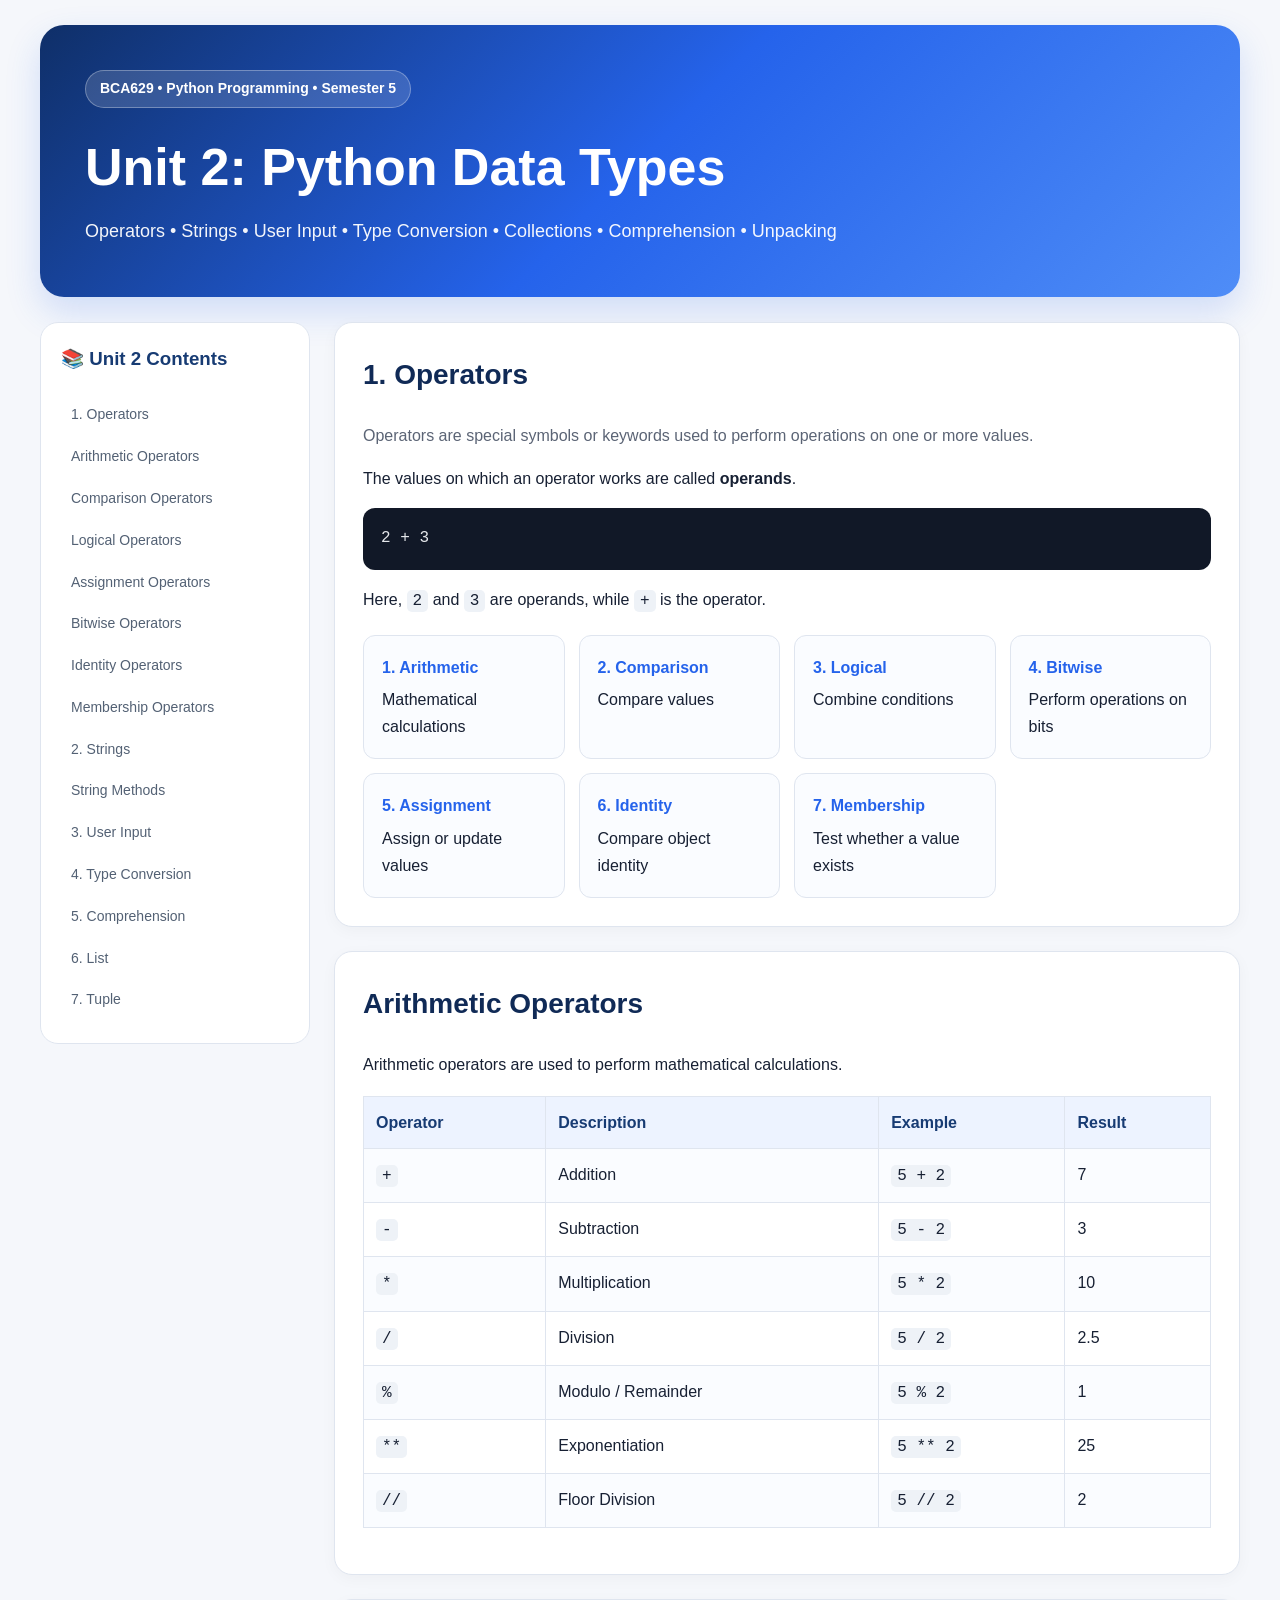
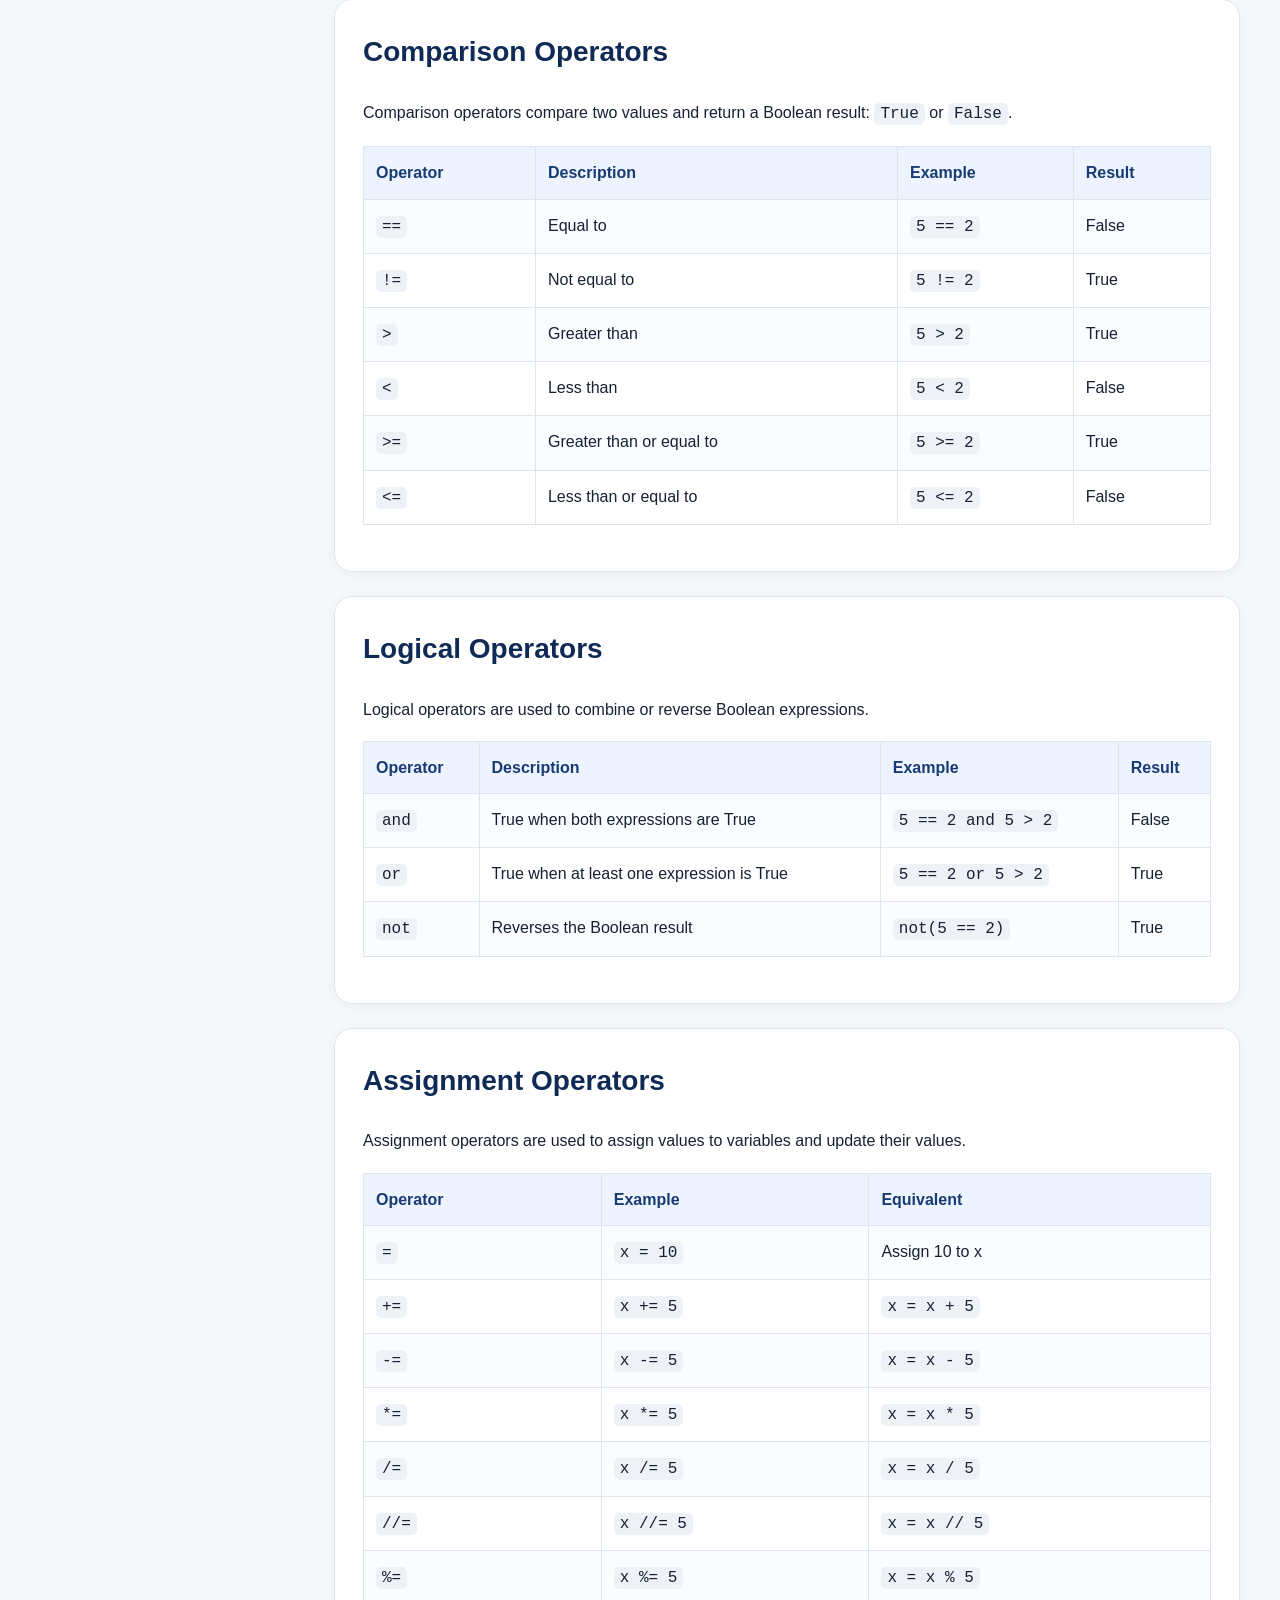
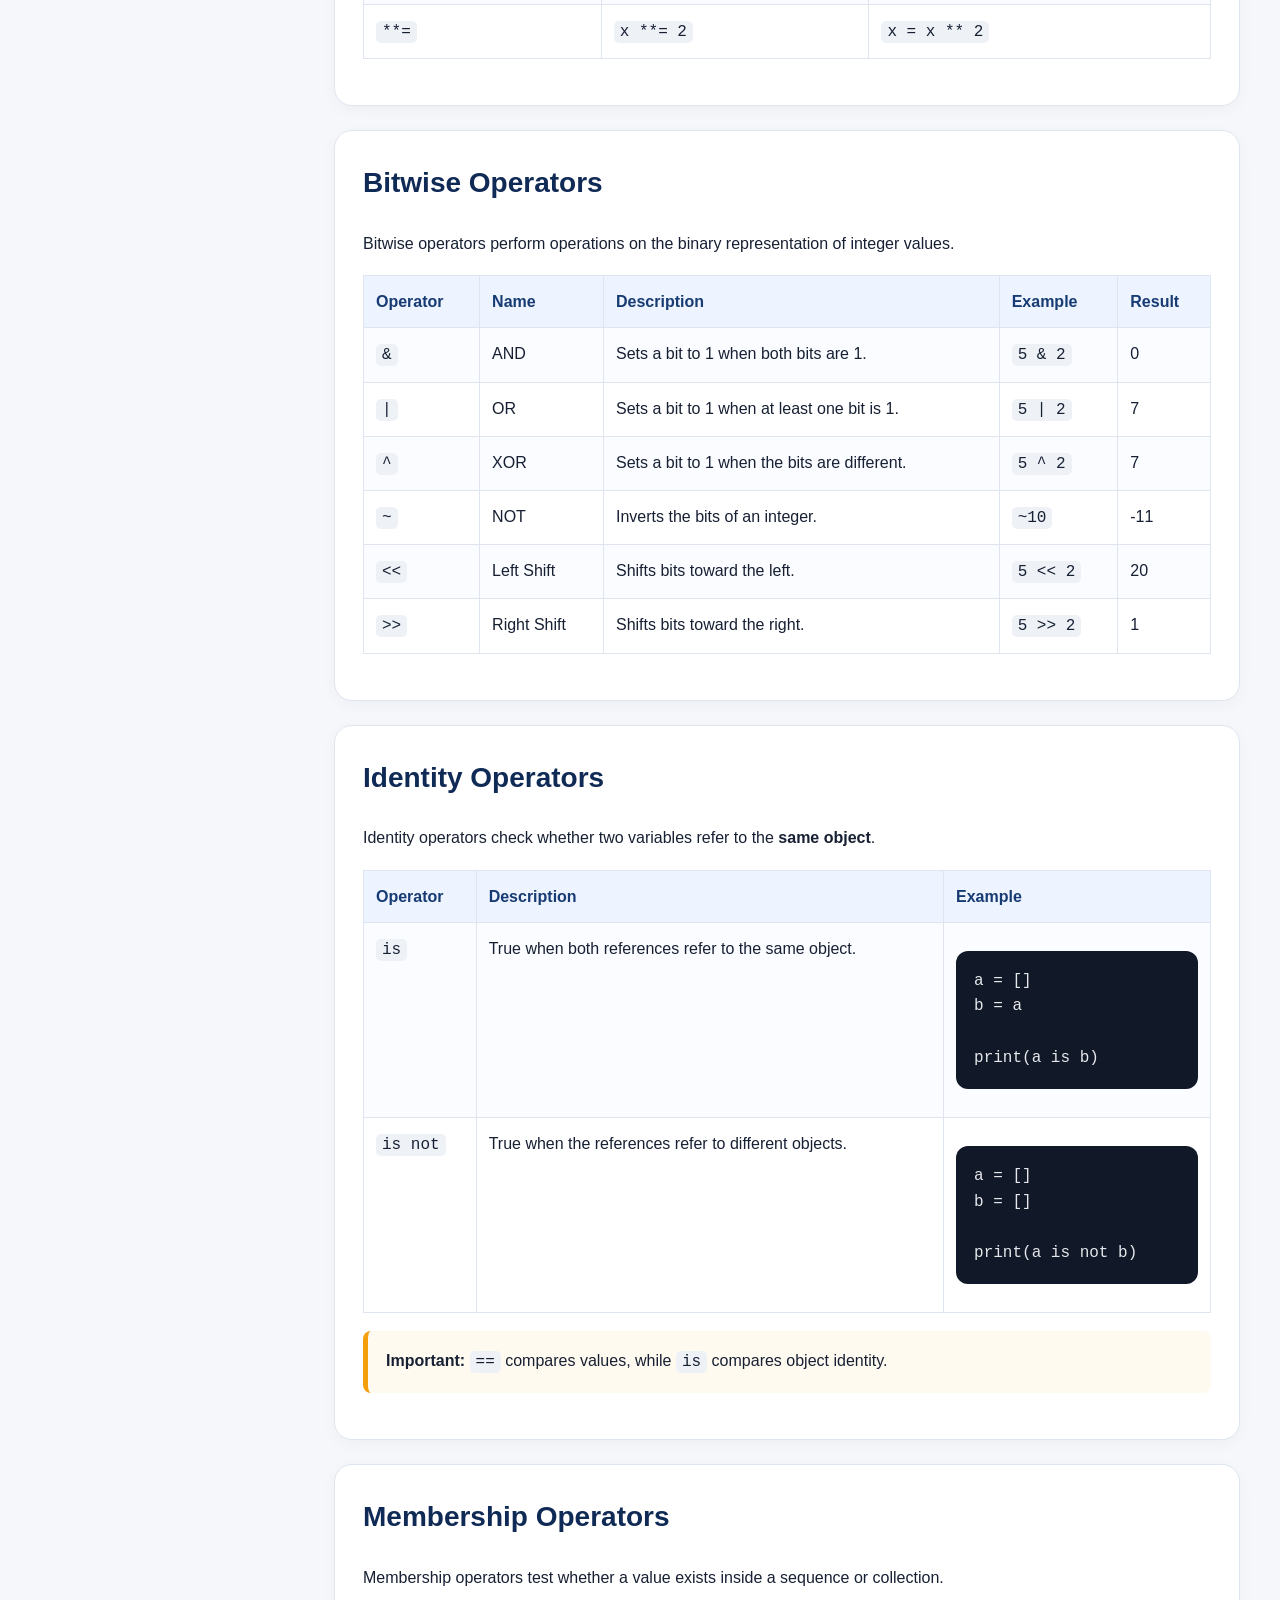
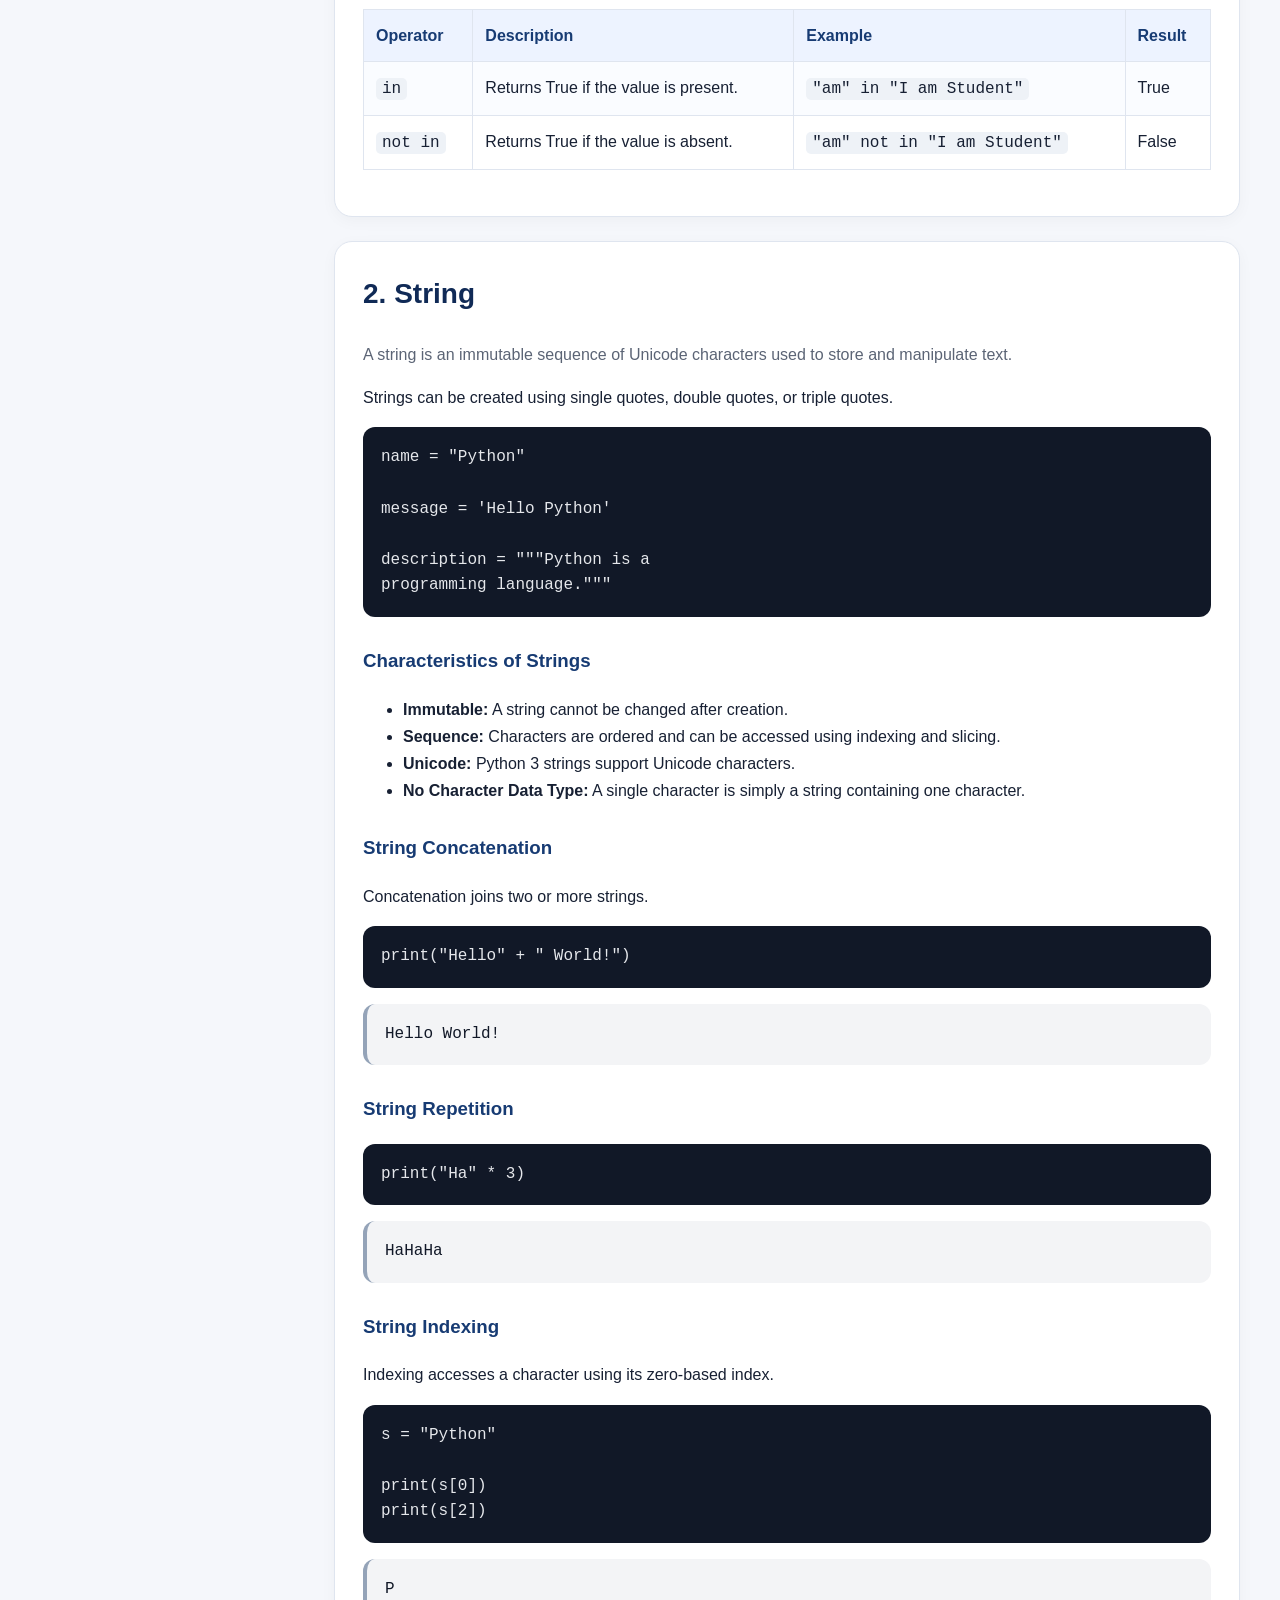
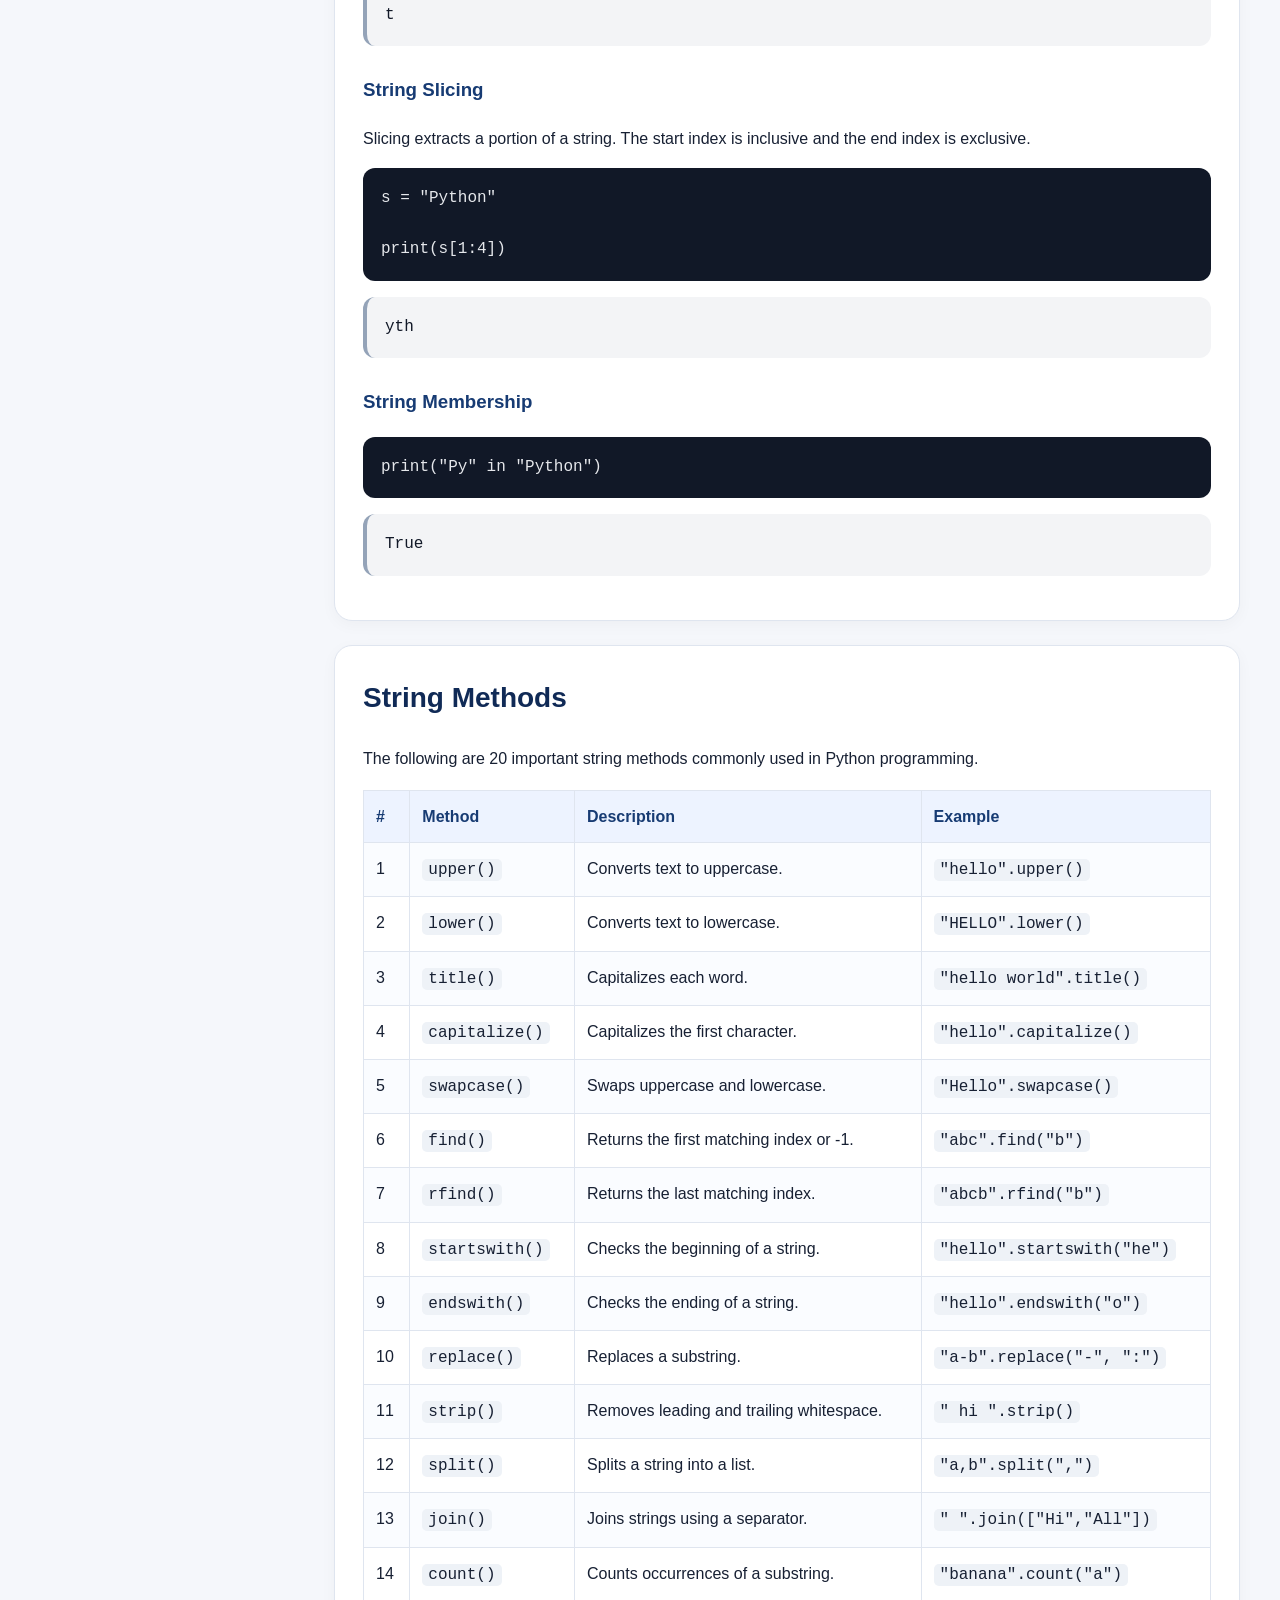
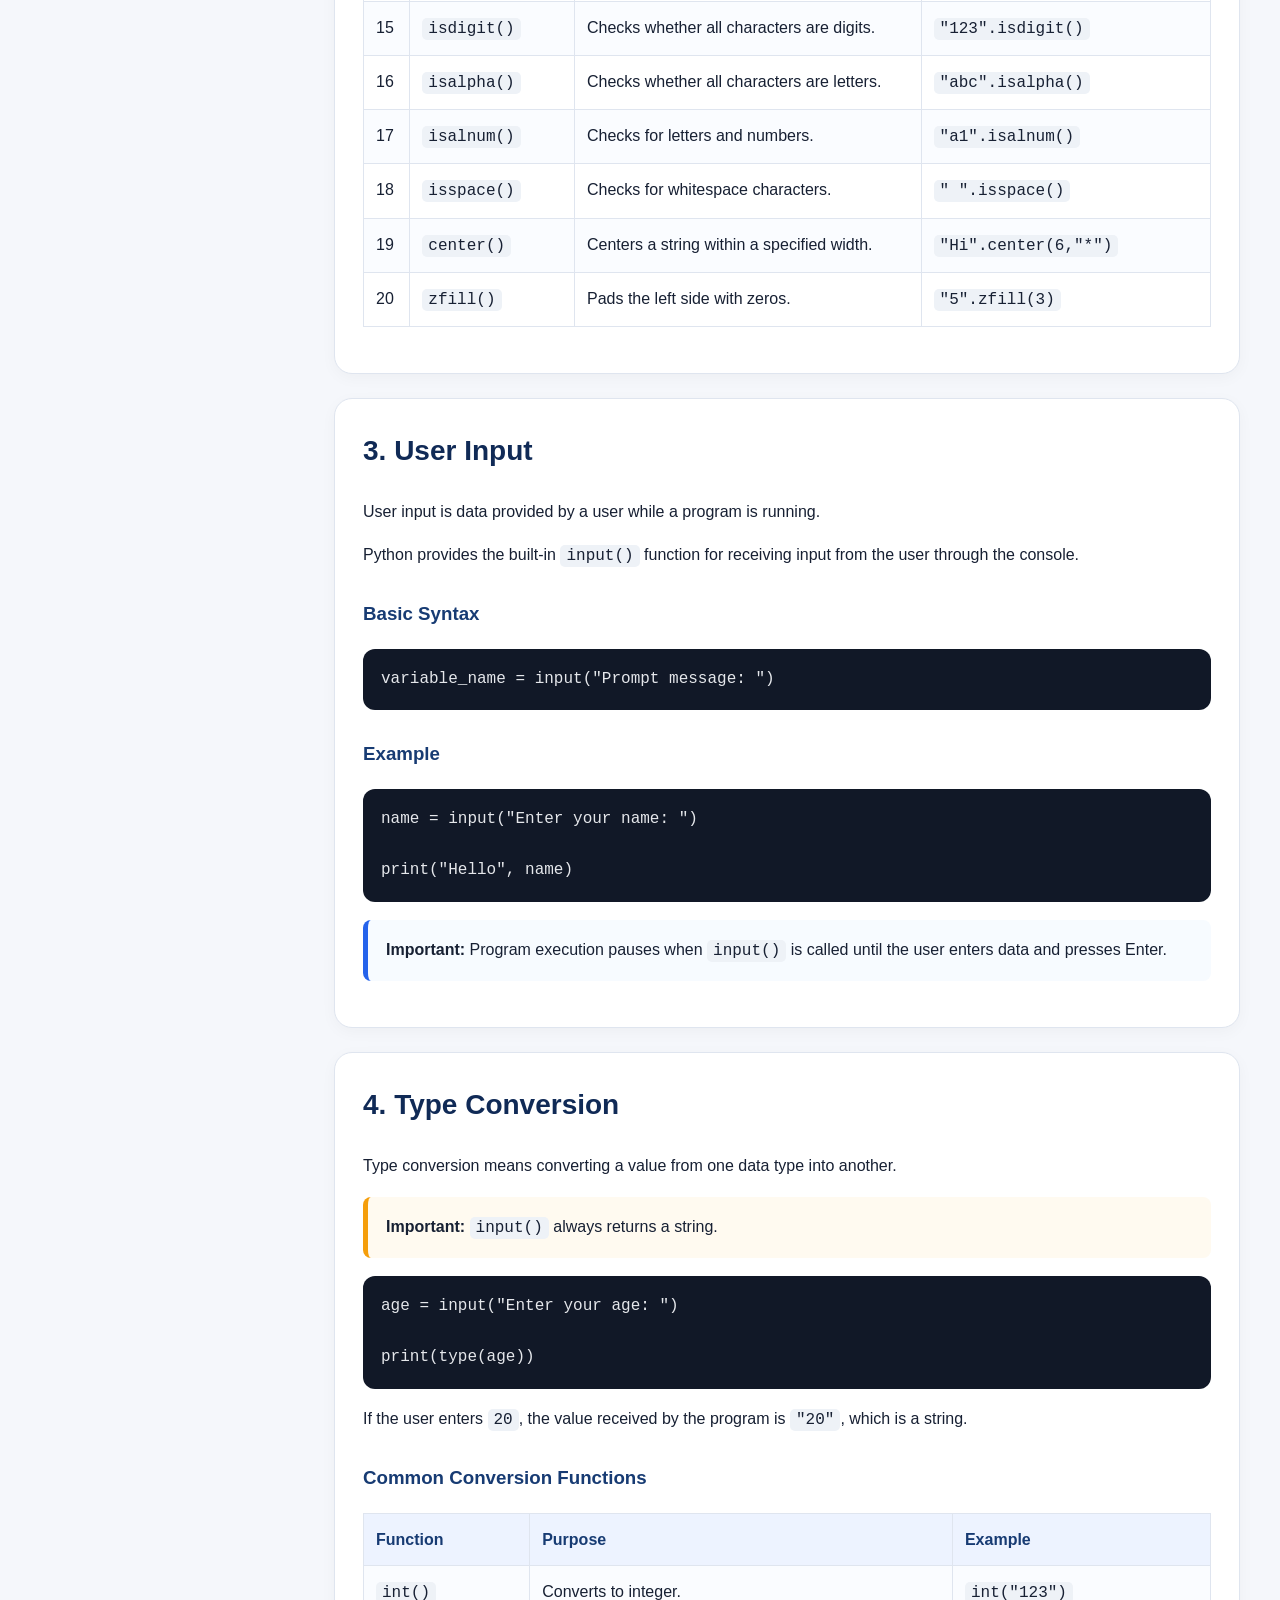
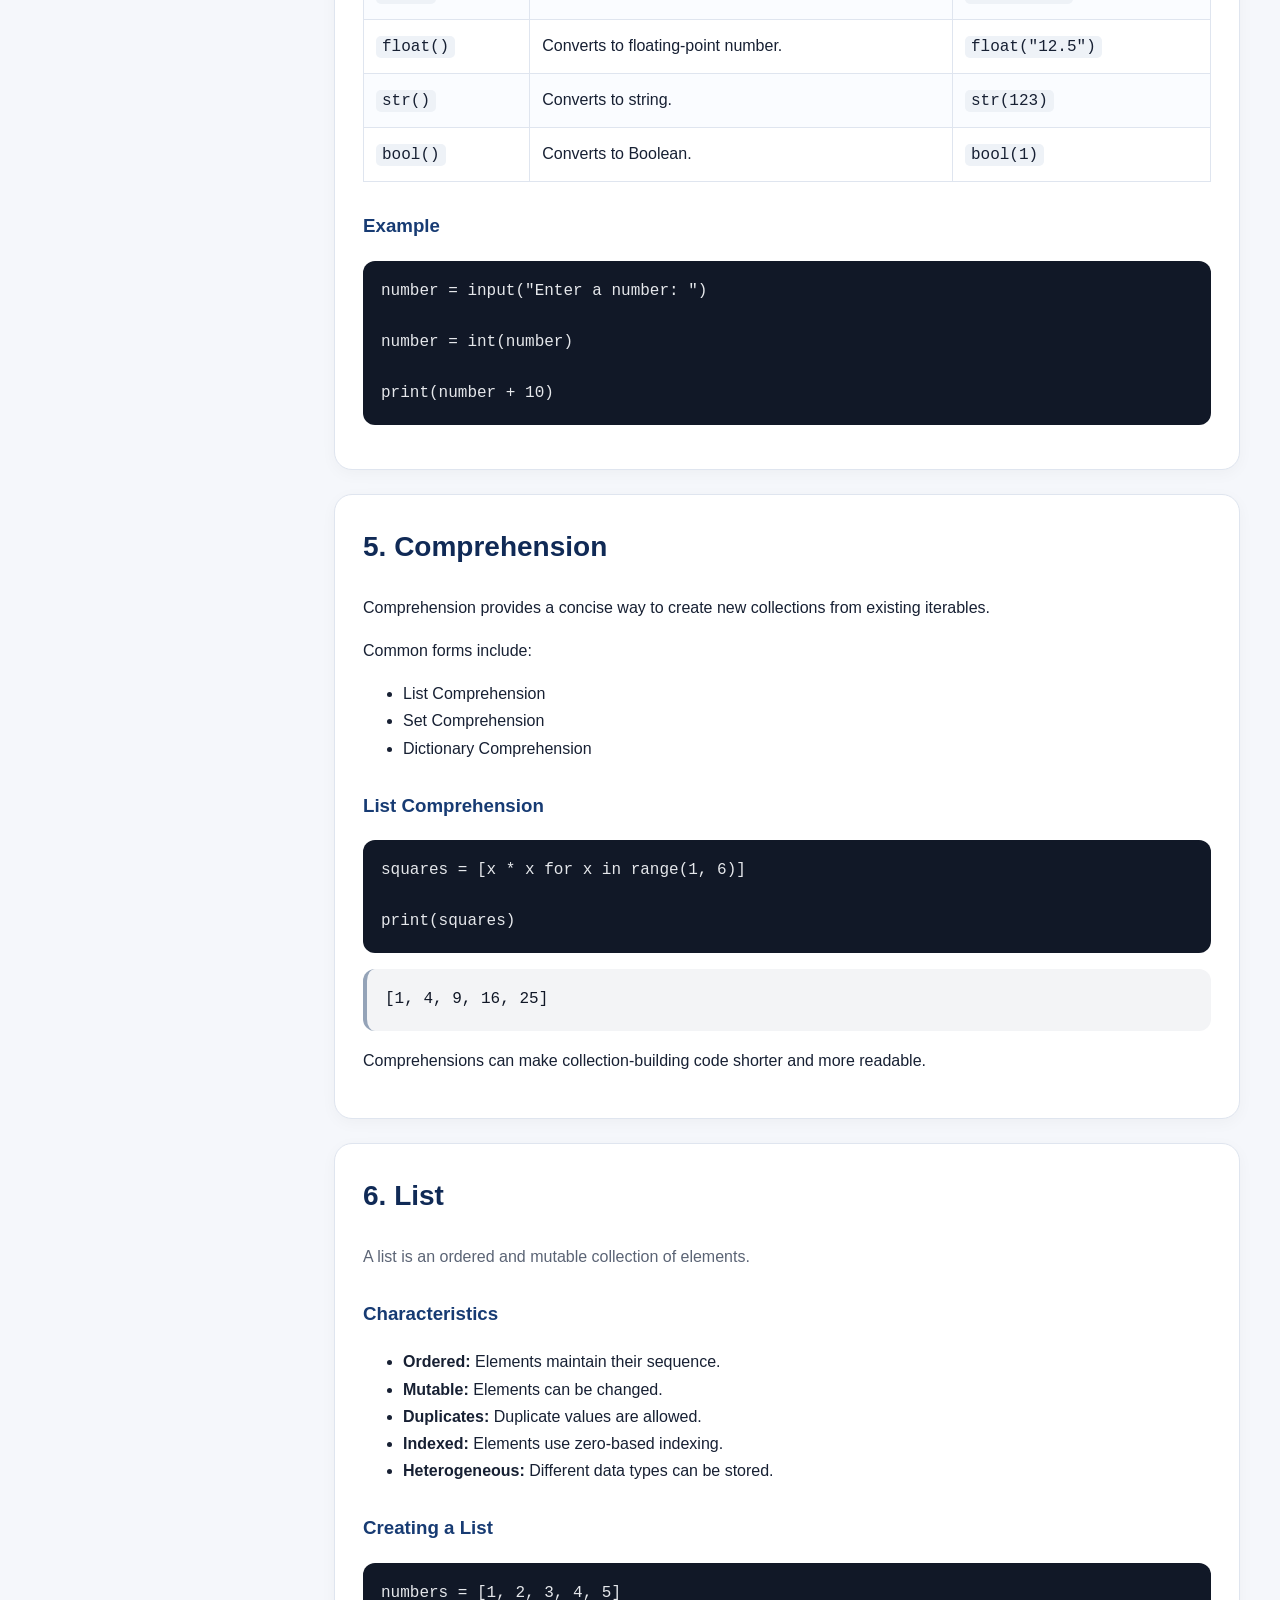
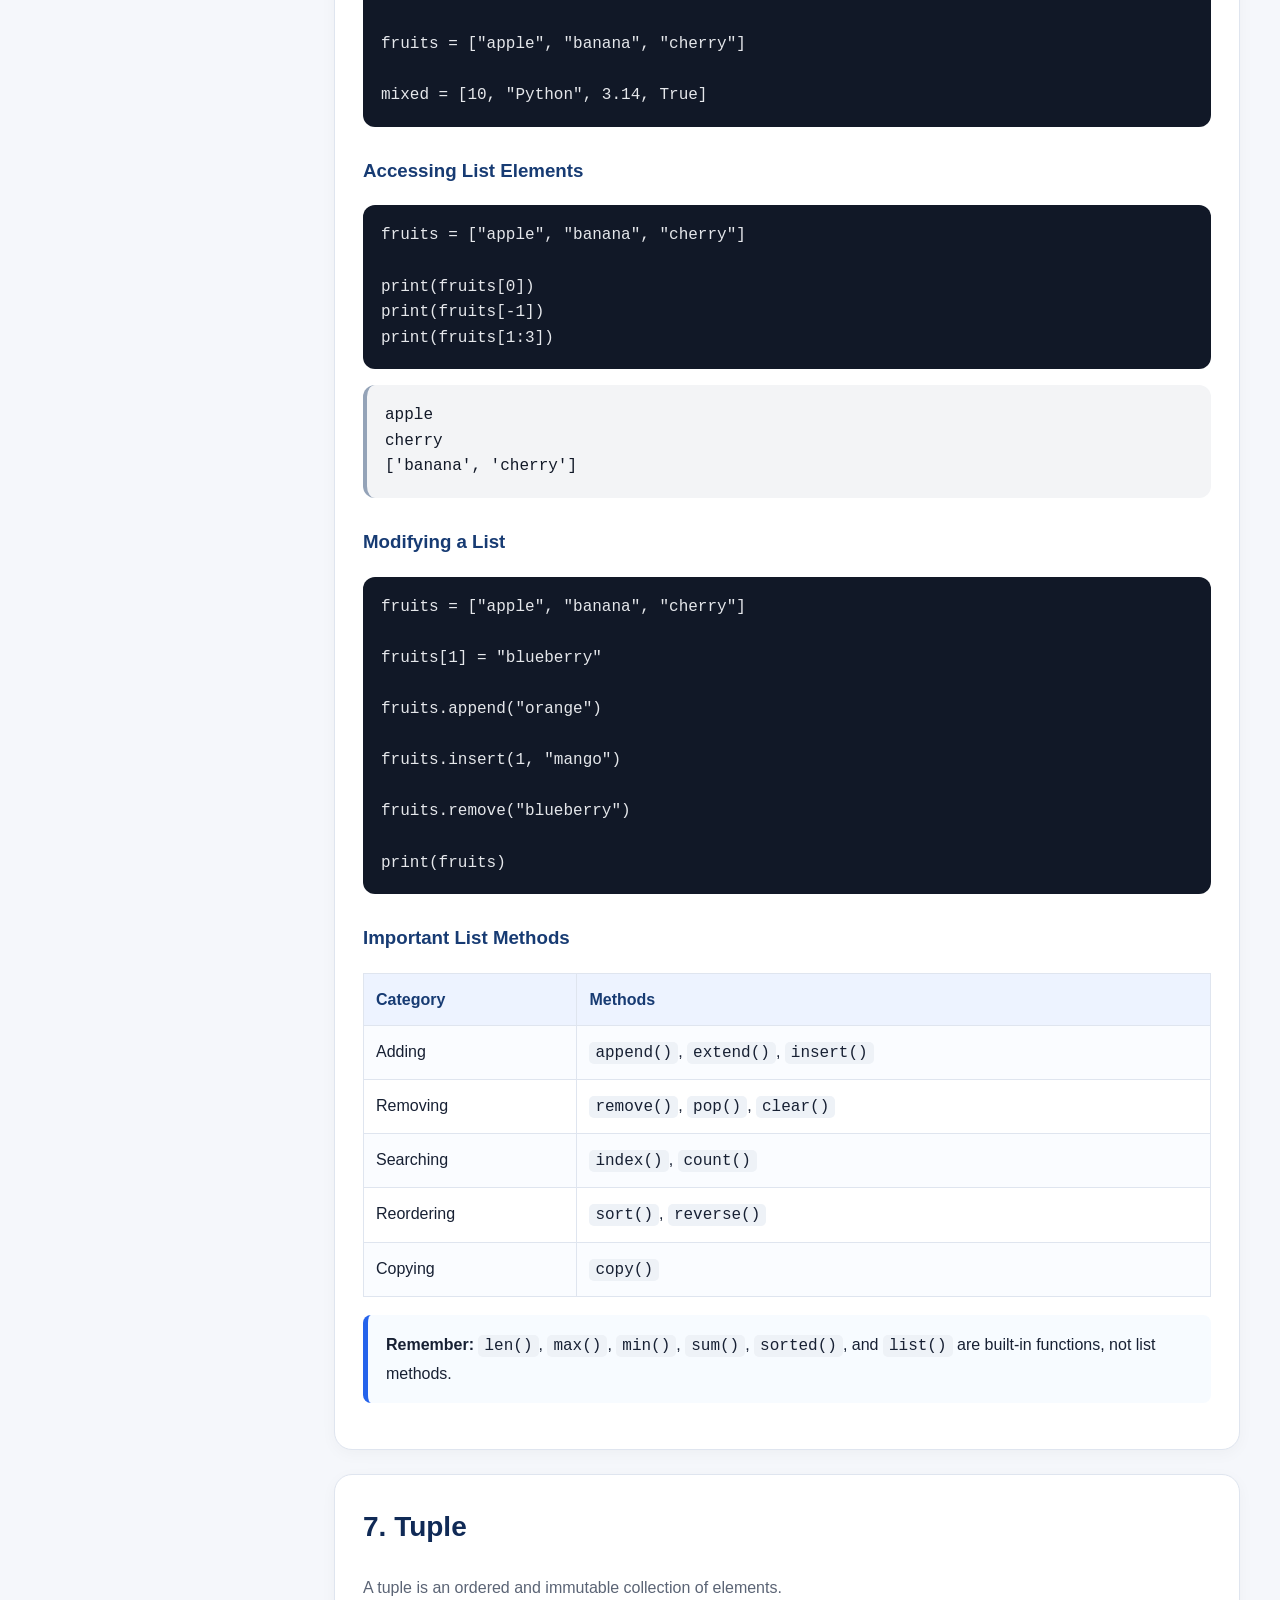
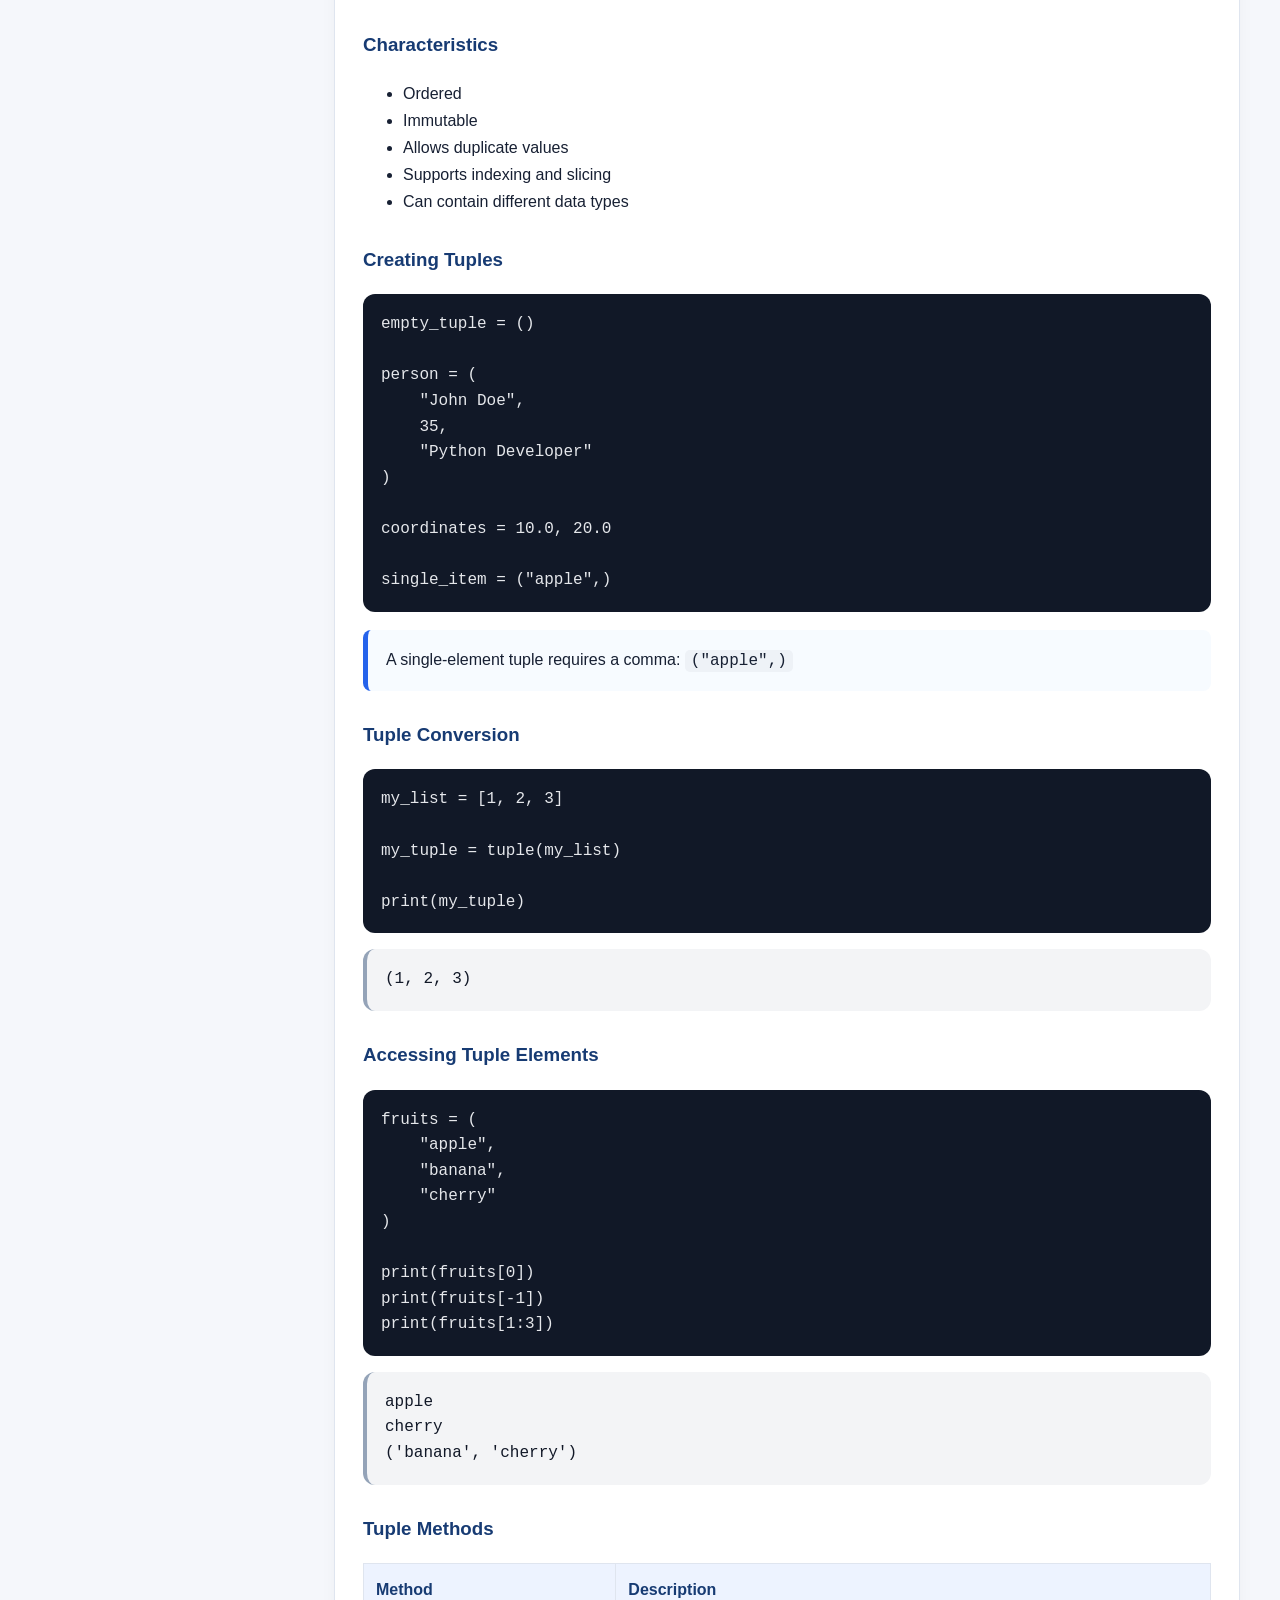
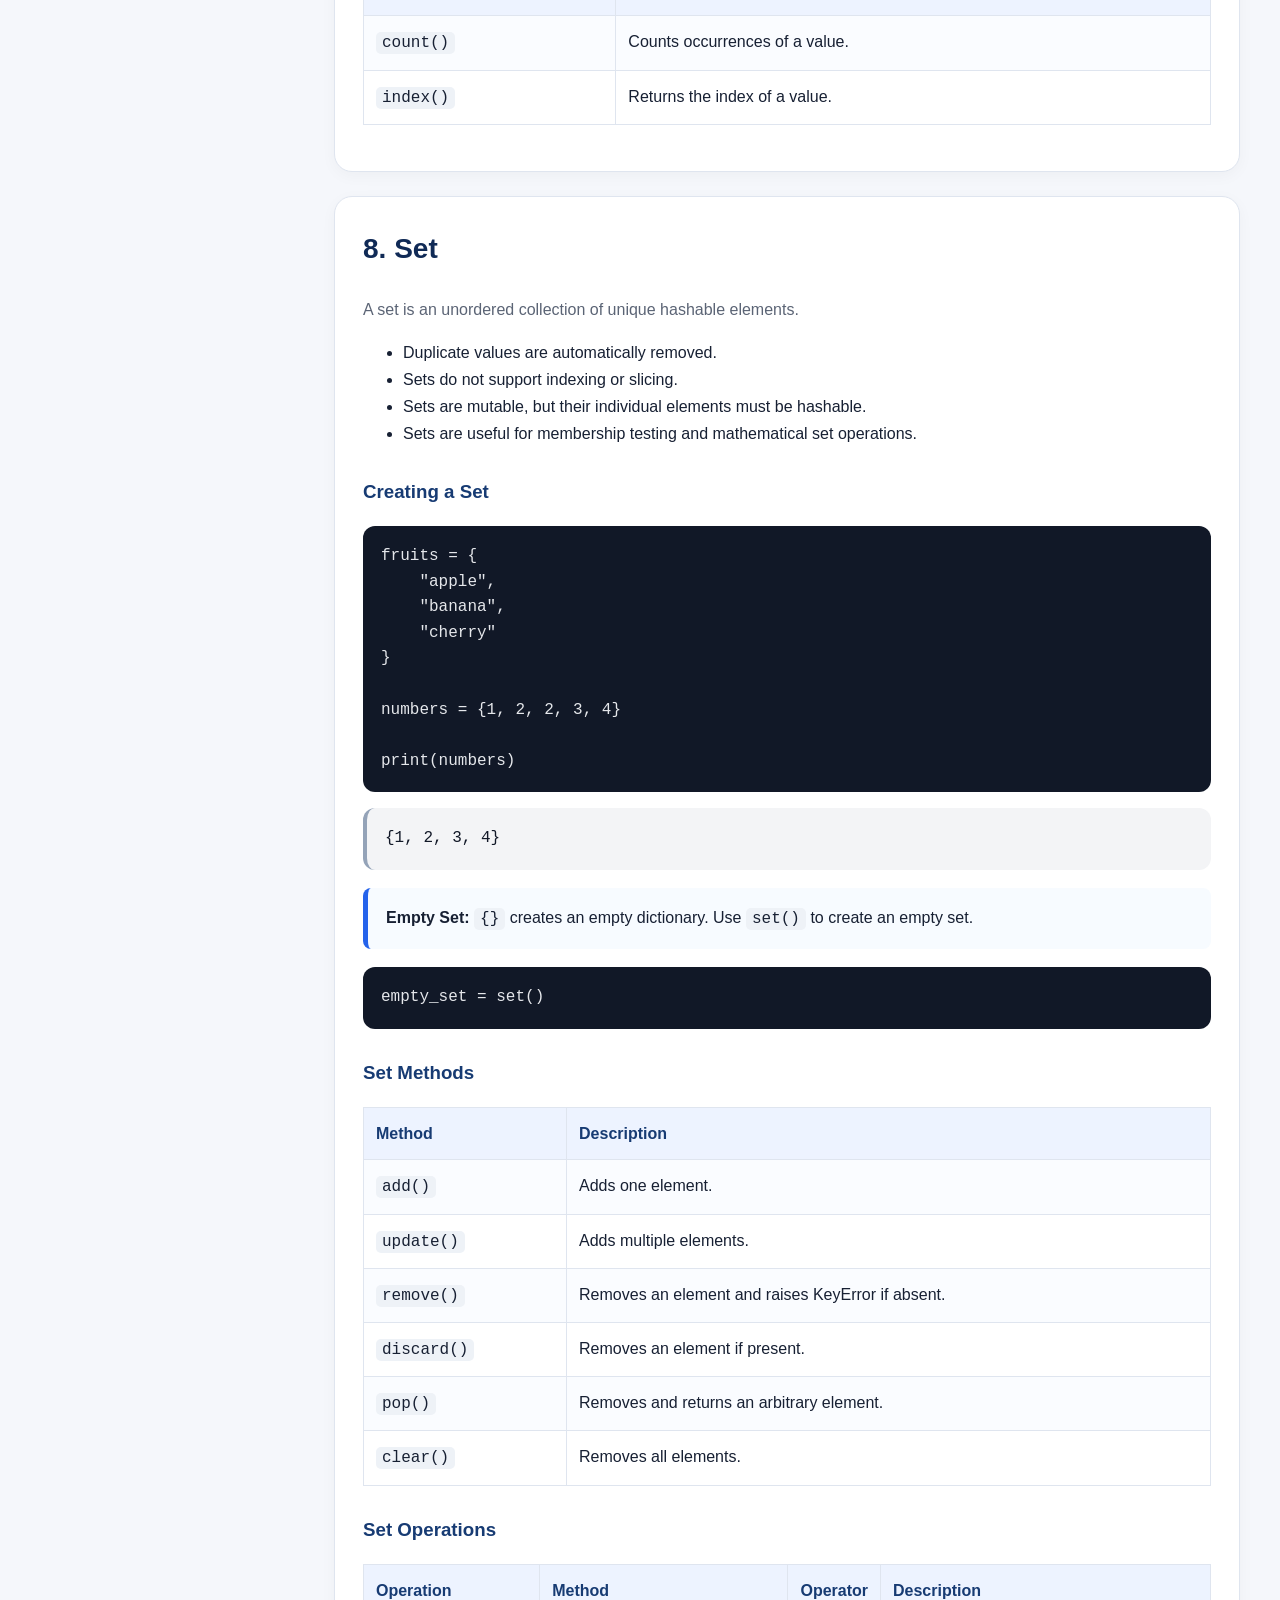
<file: Unit2/index.html>
<!DOCTYPE html>
<html lang="en">

<head>
    <meta charset="UTF-8">
    <meta name="viewport" content="width=device-width, initial-scale=1.0">
    <link rel="stylesheet" href="./style.css">
    <title>Unit 2 - Python Data Types | BCA629</title>
</head>

<body>

    <div class="container">

        <!-- ================= HEADER ================= -->

        <header class="hero">

            <span class="course">
                BCA629 • Python Programming • Semester 5
            </span>

            <h1>
                Unit 2: Python Data Types
            </h1>

            <p>
                Operators • Strings • User Input • Type Conversion
                • Collections • Comprehension • Unpacking
            </p>

        </header>


        <div class="layout">

            <!-- ================= SIDEBAR ================= -->

            <aside class="sidebar">
                <h3>📚 Unit 2 Contents</h3>
                <div class="scrollable">
                    <a href="#operators">
                        1. Operators
                    </a>
                    <a href="#arithmetic">
                        Arithmetic Operators
                    </a>
                    <a href="#comparison">
                        Comparison Operators
                    </a>
                    <a href="#logical">
                        Logical Operators
                    </a>
                    <a href="#assignment">
                        Assignment Operators
                    </a>
                    <a href="#bitwise">
                        Bitwise Operators
                    </a>
                    <a href="#identity">
                        Identity Operators
                    </a>
                    <a href="#membership">
                        Membership Operators
                    </a>
                    <a href="#strings">
                        2. Strings
                    </a>
                    <a href="#string-methods">
                        String Methods
                    </a>
                    <a href="#input">
                        3. User Input
                    </a>
                    <a href="#conversion">
                        4. Type Conversion
                    </a>
                    <a href="#comprehension">
                        5. Comprehension
                    </a>
                    <a href="#list">
                        6. List
                    </a>
                    <a href="#tuple">
                        7. Tuple
                    </a>
                    <a href="#set">
                        8. Set
                    </a>
                    <a href="#dictionary">
                        9. Dictionary
                    </a>
                    <a href="#unpacking">
                        10. Unpacking
                    </a>
                </div>
            </aside>


            <!-- ================= MAIN CONTENT ================= -->

            <main>


                <!-- ================= OPERATORS ================= -->

                <section id="operators">

                    <h2>1. Operators</h2>

                    <p class="lead">
                        Operators are special symbols or keywords used
                        to perform operations on one or more values.
                    </p>

                    <p>
                        The values on which an operator works are called
                        <strong>operands</strong>.
                    </p>

                    <pre>2 + 3</pre>

                    <p>
                        Here, <code>2</code> and <code>3</code> are
                        operands, while <code>+</code> is the operator.
                    </p>

                    <div class="operator-grid">

                        <div class="operator-card">
                            <strong>1. Arithmetic</strong>
                            Mathematical calculations
                        </div>

                        <div class="operator-card">
                            <strong>2. Comparison</strong>
                            Compare values
                        </div>

                        <div class="operator-card">
                            <strong>3. Logical</strong>
                            Combine conditions
                        </div>

                        <div class="operator-card">
                            <strong>4. Bitwise</strong>
                            Perform operations on bits
                        </div>

                        <div class="operator-card">
                            <strong>5. Assignment</strong>
                            Assign or update values
                        </div>

                        <div class="operator-card">
                            <strong>6. Identity</strong>
                            Compare object identity
                        </div>

                        <div class="operator-card">
                            <strong>7. Membership</strong>
                            Test whether a value exists
                        </div>

                    </div>

                </section>


                <!-- ================= ARITHMETIC ================= -->

                <section id="arithmetic">

                    <h2>Arithmetic Operators</h2>

                    <p>
                        Arithmetic operators are used to perform
                        mathematical calculations.
                    </p>

                    <table>

                        <tr>
                            <th>Operator</th>
                            <th>Description</th>
                            <th>Example</th>
                            <th>Result</th>
                        </tr>

                        <tr>
                            <td><code>+</code></td>
                            <td>Addition</td>
                            <td><code>5 + 2</code></td>
                            <td>7</td>
                        </tr>

                        <tr>
                            <td><code>-</code></td>
                            <td>Subtraction</td>
                            <td><code>5 - 2</code></td>
                            <td>3</td>
                        </tr>

                        <tr>
                            <td><code>*</code></td>
                            <td>Multiplication</td>
                            <td><code>5 * 2</code></td>
                            <td>10</td>
                        </tr>

                        <tr>
                            <td><code>/</code></td>
                            <td>Division</td>
                            <td><code>5 / 2</code></td>
                            <td>2.5</td>
                        </tr>

                        <tr>
                            <td><code>%</code></td>
                            <td>Modulo / Remainder</td>
                            <td><code>5 % 2</code></td>
                            <td>1</td>
                        </tr>

                        <tr>
                            <td><code>**</code></td>
                            <td>Exponentiation</td>
                            <td><code>5 ** 2</code></td>
                            <td>25</td>
                        </tr>

                        <tr>
                            <td><code>//</code></td>
                            <td>Floor Division</td>
                            <td><code>5 // 2</code></td>
                            <td>2</td>
                        </tr>

                    </table>

                </section>


                <!-- ================= COMPARISON ================= -->

                <section id="comparison">

                    <h2>Comparison Operators</h2>

                    <p>
                        Comparison operators compare two values and
                        return a Boolean result:
                        <code>True</code> or <code>False</code>.
                    </p>

                    <table>

                        <tr>
                            <th>Operator</th>
                            <th>Description</th>
                            <th>Example</th>
                            <th>Result</th>
                        </tr>

                        <tr>
                            <td><code>==</code></td>
                            <td>Equal to</td>
                            <td><code>5 == 2</code></td>
                            <td>False</td>
                        </tr>

                        <tr>
                            <td><code>!=</code></td>
                            <td>Not equal to</td>
                            <td><code>5 != 2</code></td>
                            <td>True</td>
                        </tr>

                        <tr>
                            <td><code>&gt;</code></td>
                            <td>Greater than</td>
                            <td><code>5 &gt; 2</code></td>
                            <td>True</td>
                        </tr>

                        <tr>
                            <td><code>&lt;</code></td>
                            <td>Less than</td>
                            <td><code>5 &lt; 2</code></td>
                            <td>False</td>
                        </tr>

                        <tr>
                            <td><code>&gt;=</code></td>
                            <td>Greater than or equal to</td>
                            <td><code>5 &gt;= 2</code></td>
                            <td>True</td>
                        </tr>

                        <tr>
                            <td><code>&lt;=</code></td>
                            <td>Less than or equal to</td>
                            <td><code>5 &lt;= 2</code></td>
                            <td>False</td>
                        </tr>

                    </table>

                </section>


                <!-- ================= LOGICAL ================= -->

                <section id="logical">

                    <h2>Logical Operators</h2>

                    <p>
                        Logical operators are used to combine or
                        reverse Boolean expressions.
                    </p>

                    <table>

                        <tr>
                            <th>Operator</th>
                            <th>Description</th>
                            <th>Example</th>
                            <th>Result</th>
                        </tr>

                        <tr>
                            <td><code>and</code></td>
                            <td>
                                True when both expressions are True
                            </td>
                            <td>
                                <code>5 == 2 and 5 &gt; 2</code>
                            </td>
                            <td>False</td>
                        </tr>

                        <tr>
                            <td><code>or</code></td>
                            <td>
                                True when at least one expression is True
                            </td>
                            <td>
                                <code>5 == 2 or 5 &gt; 2</code>
                            </td>
                            <td>True</td>
                        </tr>

                        <tr>
                            <td><code>not</code></td>
                            <td>
                                Reverses the Boolean result
                            </td>
                            <td>
                                <code>not(5 == 2)</code>
                            </td>
                            <td>True</td>
                        </tr>

                    </table>

                </section>


                <!-- ================= ASSIGNMENT ================= -->

                <section id="assignment">

                    <h2>Assignment Operators</h2>

                    <p>
                        Assignment operators are used to assign values
                        to variables and update their values.
                    </p>

                    <table>

                        <tr>
                            <th>Operator</th>
                            <th>Example</th>
                            <th>Equivalent</th>
                        </tr>

                        <tr>
                            <td><code>=</code></td>
                            <td><code>x = 10</code></td>
                            <td>Assign 10 to x</td>
                        </tr>

                        <tr>
                            <td><code>+=</code></td>
                            <td><code>x += 5</code></td>
                            <td><code>x = x + 5</code></td>
                        </tr>

                        <tr>
                            <td><code>-=</code></td>
                            <td><code>x -= 5</code></td>
                            <td><code>x = x - 5</code></td>
                        </tr>

                        <tr>
                            <td><code>*=</code></td>
                            <td><code>x *= 5</code></td>
                            <td><code>x = x * 5</code></td>
                        </tr>

                        <tr>
                            <td><code>/=</code></td>
                            <td><code>x /= 5</code></td>
                            <td><code>x = x / 5</code></td>
                        </tr>

                        <tr>
                            <td><code>//=</code></td>
                            <td><code>x //= 5</code></td>
                            <td><code>x = x // 5</code></td>
                        </tr>

                        <tr>
                            <td><code>%=</code></td>
                            <td><code>x %= 5</code></td>
                            <td><code>x = x % 5</code></td>
                        </tr>

                        <tr>
                            <td><code>**=</code></td>
                            <td><code>x **= 2</code></td>
                            <td><code>x = x ** 2</code></td>
                        </tr>

                    </table>

                </section>


                <!-- ================= BITWISE ================= -->

                <section id="bitwise">

                    <h2>Bitwise Operators</h2>

                    <p>
                        Bitwise operators perform operations on the
                        binary representation of integer values.
                    </p>

                    <table>

                        <tr>
                            <th>Operator</th>
                            <th>Name</th>
                            <th>Description</th>
                            <th>Example</th>
                            <th>Result</th>
                        </tr>

                        <tr>
                            <td><code>&amp;</code></td>
                            <td>AND</td>
                            <td>
                                Sets a bit to 1 when both bits are 1.
                            </td>
                            <td><code>5 &amp; 2</code></td>
                            <td>0</td>
                        </tr>

                        <tr>
                            <td><code>|</code></td>
                            <td>OR</td>
                            <td>
                                Sets a bit to 1 when at least one bit is 1.
                            </td>
                            <td><code>5 | 2</code></td>
                            <td>7</td>
                        </tr>

                        <tr>
                            <td><code>^</code></td>
                            <td>XOR</td>
                            <td>
                                Sets a bit to 1 when the bits are different.
                            </td>
                            <td><code>5 ^ 2</code></td>
                            <td>7</td>
                        </tr>

                        <tr>
                            <td><code>~</code></td>
                            <td>NOT</td>
                            <td>
                                Inverts the bits of an integer.
                            </td>
                            <td><code>~10</code></td>
                            <td>-11</td>
                        </tr>

                        <tr>
                            <td><code>&lt;&lt;</code></td>
                            <td>Left Shift</td>
                            <td>
                                Shifts bits toward the left.
                            </td>
                            <td><code>5 &lt;&lt; 2</code></td>
                            <td>20</td>
                        </tr>

                        <tr>
                            <td><code>&gt;&gt;</code></td>
                            <td>Right Shift</td>
                            <td>
                                Shifts bits toward the right.
                            </td>
                            <td><code>5 &gt;&gt; 2</code></td>
                            <td>1</td>
                        </tr>

                    </table>

                </section>


                <!-- ================= IDENTITY ================= -->

                <section id="identity">

                    <h2>Identity Operators</h2>

                    <p>
                        Identity operators check whether two variables
                        refer to the <strong>same object</strong>.
                    </p>

                    <table>

                        <tr>
                            <th>Operator</th>
                            <th>Description</th>
                            <th>Example</th>
                        </tr>

                        <tr>
                            <td><code>is</code></td>
                            <td>
                                True when both references refer to
                                the same object.
                            </td>
                            <td>
                                <pre>a = []
b = a

print(a is b)</pre>
                            </td>
                        </tr>

                        <tr>
                            <td><code>is not</code></td>
                            <td>
                                True when the references refer to
                                different objects.
                            </td>
                            <td>
                                <pre>a = []
b = []

print(a is not b)</pre>
                            </td>
                        </tr>

                    </table>

                    <div class="warning">
                        <strong>Important:</strong>
                        <code>==</code> compares values, while
                        <code>is</code> compares object identity.
                    </div>

                </section>


                <!-- ================= MEMBERSHIP ================= -->

                <section id="membership">

                    <h2>Membership Operators</h2>

                    <p>
                        Membership operators test whether a value
                        exists inside a sequence or collection.
                    </p>

                    <table>

                        <tr>
                            <th>Operator</th>
                            <th>Description</th>
                            <th>Example</th>
                            <th>Result</th>
                        </tr>

                        <tr>
                            <td><code>in</code></td>
                            <td>
                                Returns True if the value is present.
                            </td>
                            <td>
                                <code>"am" in "I am Student"</code>
                            </td>
                            <td>True</td>
                        </tr>

                        <tr>
                            <td><code>not in</code></td>
                            <td>
                                Returns True if the value is absent.
                            </td>
                            <td>
                                <code>"am" not in "I am Student"</code>
                            </td>
                            <td>False</td>
                        </tr>

                    </table>

                </section>


                <!-- ================= STRING ================= -->

                <section id="strings">

                    <h2>2. String</h2>

                    <p class="lead">
                        A string is an immutable sequence of Unicode
                        characters used to store and manipulate text.
                    </p>

                    <p>
                        Strings can be created using single quotes,
                        double quotes, or triple quotes.
                    </p>

                    <pre>name = "Python"

message = 'Hello Python'

description = """Python is a
programming language."""</pre>

                    <h3>Characteristics of Strings</h3>

                    <ul>
                        <li>
                            <strong>Immutable:</strong>
                            A string cannot be changed after creation.
                        </li>

                        <li>
                            <strong>Sequence:</strong>
                            Characters are ordered and can be accessed
                            using indexing and slicing.
                        </li>

                        <li>
                            <strong>Unicode:</strong>
                            Python 3 strings support Unicode characters.
                        </li>

                        <li>
                            <strong>No Character Data Type:</strong>
                            A single character is simply a string
                            containing one character.
                        </li>
                    </ul>


                    <h3>String Concatenation</h3>

                    <p>
                        Concatenation joins two or more strings.
                    </p>

                    <pre>print("Hello" + " World!")</pre>

                    <pre class="output">Hello World!</pre>


                    <h3>String Repetition</h3>

                    <pre>print("Ha" * 3)</pre>

                    <pre class="output">HaHaHa</pre>


                    <h3>String Indexing</h3>

                    <p>
                        Indexing accesses a character using its
                        zero-based index.
                    </p>

                    <pre>s = "Python"

print(s[0])
print(s[2])</pre>

                    <pre class="output">P
t</pre>


                    <h3>String Slicing</h3>

                    <p>
                        Slicing extracts a portion of a string.
                        The start index is inclusive and the end
                        index is exclusive.
                    </p>

                    <pre>s = "Python"

print(s[1:4])</pre>

                    <pre class="output">yth</pre>


                    <h3>String Membership</h3>

                    <pre>print("Py" in "Python")</pre>

                    <pre class="output">True</pre>

                </section>


                <!-- ================= STRING METHODS ================= -->

                <section id="string-methods">

                    <h2>String Methods</h2>

                    <p>
                        The following are 20 important string methods
                        commonly used in Python programming.
                    </p>

                    <table>

                        <tr>
                            <th>#</th>
                            <th>Method</th>
                            <th>Description</th>
                            <th>Example</th>
                        </tr>

                        <tr>
                            <td>1</td>
                            <td><code>upper()</code></td>
                            <td>Converts text to uppercase.</td>
                            <td><code>"hello".upper()</code></td>
                        </tr>

                        <tr>
                            <td>2</td>
                            <td><code>lower()</code></td>
                            <td>Converts text to lowercase.</td>
                            <td><code>"HELLO".lower()</code></td>
                        </tr>

                        <tr>
                            <td>3</td>
                            <td><code>title()</code></td>
                            <td>Capitalizes each word.</td>
                            <td><code>"hello world".title()</code></td>
                        </tr>

                        <tr>
                            <td>4</td>
                            <td><code>capitalize()</code></td>
                            <td>Capitalizes the first character.</td>
                            <td><code>"hello".capitalize()</code></td>
                        </tr>

                        <tr>
                            <td>5</td>
                            <td><code>swapcase()</code></td>
                            <td>Swaps uppercase and lowercase.</td>
                            <td><code>"Hello".swapcase()</code></td>
                        </tr>

                        <tr>
                            <td>6</td>
                            <td><code>find()</code></td>
                            <td>Returns the first matching index or -1.</td>
                            <td><code>"abc".find("b")</code></td>
                        </tr>

                        <tr>
                            <td>7</td>
                            <td><code>rfind()</code></td>
                            <td>Returns the last matching index.</td>
                            <td><code>"abcb".rfind("b")</code></td>
                        </tr>

                        <tr>
                            <td>8</td>
                            <td><code>startswith()</code></td>
                            <td>Checks the beginning of a string.</td>
                            <td><code>"hello".startswith("he")</code></td>
                        </tr>

                        <tr>
                            <td>9</td>
                            <td><code>endswith()</code></td>
                            <td>Checks the ending of a string.</td>
                            <td><code>"hello".endswith("o")</code></td>
                        </tr>

                        <tr>
                            <td>10</td>
                            <td><code>replace()</code></td>
                            <td>Replaces a substring.</td>
                            <td><code>"a-b".replace("-", ":")</code></td>
                        </tr>

                        <tr>
                            <td>11</td>
                            <td><code>strip()</code></td>
                            <td>Removes leading and trailing whitespace.</td>
                            <td><code>" hi ".strip()</code></td>
                        </tr>

                        <tr>
                            <td>12</td>
                            <td><code>split()</code></td>
                            <td>Splits a string into a list.</td>
                            <td><code>"a,b".split(",")</code></td>
                        </tr>

                        <tr>
                            <td>13</td>
                            <td><code>join()</code></td>
                            <td>Joins strings using a separator.</td>
                            <td><code>" ".join(["Hi","All"])</code></td>
                        </tr>

                        <tr>
                            <td>14</td>
                            <td><code>count()</code></td>
                            <td>Counts occurrences of a substring.</td>
                            <td><code>"banana".count("a")</code></td>
                        </tr>

                        <tr>
                            <td>15</td>
                            <td><code>isdigit()</code></td>
                            <td>Checks whether all characters are digits.</td>
                            <td><code>"123".isdigit()</code></td>
                        </tr>

                        <tr>
                            <td>16</td>
                            <td><code>isalpha()</code></td>
                            <td>Checks whether all characters are letters.</td>
                            <td><code>"abc".isalpha()</code></td>
                        </tr>

                        <tr>
                            <td>17</td>
                            <td><code>isalnum()</code></td>
                            <td>Checks for letters and numbers.</td>
                            <td><code>"a1".isalnum()</code></td>
                        </tr>

                        <tr>
                            <td>18</td>
                            <td><code>isspace()</code></td>
                            <td>Checks for whitespace characters.</td>
                            <td><code>" ".isspace()</code></td>
                        </tr>

                        <tr>
                            <td>19</td>
                            <td><code>center()</code></td>
                            <td>Centers a string within a specified width.</td>
                            <td><code>"Hi".center(6,"*")</code></td>
                        </tr>

                        <tr>
                            <td>20</td>
                            <td><code>zfill()</code></td>
                            <td>Pads the left side with zeros.</td>
                            <td><code>"5".zfill(3)</code></td>
                        </tr>

                    </table>

                </section>


                <!-- ================= USER INPUT ================= -->

                <section id="input">

                    <h2>3. User Input</h2>

                    <p>
                        User input is data provided by a user while
                        a program is running.
                    </p>

                    <p>
                        Python provides the built-in
                        <code>input()</code> function for receiving
                        input from the user through the console.
                    </p>

                    <h3>Basic Syntax</h3>

                    <pre>variable_name = input("Prompt message: ")</pre>

                    <h3>Example</h3>

                    <pre>name = input("Enter your name: ")

print("Hello", name)</pre>

                    <div class="note">

                        <strong>Important:</strong>
                        Program execution pauses when
                        <code>input()</code> is called until the
                        user enters data and presses Enter.

                    </div>

                </section>


                <!-- ================= TYPE CONVERSION ================= -->

                <section id="conversion">

                    <h2>4. Type Conversion</h2>

                    <p>
                        Type conversion means converting a value
                        from one data type into another.
                    </p>

                    <div class="warning">

                        <strong>Important:</strong>
                        <code>input()</code> always returns a
                        string.

                    </div>

                    <pre>age = input("Enter your age: ")

print(type(age))</pre>

                    <p>
                        If the user enters <code>20</code>,
                        the value received by the program is
                        <code>"20"</code>, which is a string.
                    </p>

                    <h3>Common Conversion Functions</h3>

                    <table>

                        <tr>
                            <th>Function</th>
                            <th>Purpose</th>
                            <th>Example</th>
                        </tr>

                        <tr>
                            <td><code>int()</code></td>
                            <td>Converts to integer.</td>
                            <td><code>int("123")</code></td>
                        </tr>

                        <tr>
                            <td><code>float()</code></td>
                            <td>Converts to floating-point number.</td>
                            <td><code>float("12.5")</code></td>
                        </tr>

                        <tr>
                            <td><code>str()</code></td>
                            <td>Converts to string.</td>
                            <td><code>str(123)</code></td>
                        </tr>

                        <tr>
                            <td><code>bool()</code></td>
                            <td>Converts to Boolean.</td>
                            <td><code>bool(1)</code></td>
                        </tr>

                    </table>

                    <h3>Example</h3>

                    <pre>number = input("Enter a number: ")

number = int(number)

print(number + 10)</pre>

                </section>


                <!-- ================= COMPREHENSION ================= -->

                <section id="comprehension">

                    <h2>5. Comprehension</h2>

                    <p>
                        Comprehension provides a concise way to create
                        new collections from existing iterables.
                    </p>

                    <p>
                        Common forms include:
                    </p>

                    <ul>
                        <li>List Comprehension</li>
                        <li>Set Comprehension</li>
                        <li>Dictionary Comprehension</li>
                    </ul>

                    <h3>List Comprehension</h3>

                    <pre>squares = [x * x for x in range(1, 6)]

print(squares)</pre>

                    <pre class="output">[1, 4, 9, 16, 25]</pre>

                    <p>
                        Comprehensions can make collection-building
                        code shorter and more readable.
                    </p>

                </section>


                <!-- ================= LIST ================= -->

                <section id="list">

                    <h2>6. List</h2>

                    <p class="lead">
                        A list is an ordered and mutable collection
                        of elements.
                    </p>

                    <h3>Characteristics</h3>

                    <ul>

                        <li>
                            <strong>Ordered:</strong>
                            Elements maintain their sequence.
                        </li>

                        <li>
                            <strong>Mutable:</strong>
                            Elements can be changed.
                        </li>

                        <li>
                            <strong>Duplicates:</strong>
                            Duplicate values are allowed.
                        </li>

                        <li>
                            <strong>Indexed:</strong>
                            Elements use zero-based indexing.
                        </li>

                        <li>
                            <strong>Heterogeneous:</strong>
                            Different data types can be stored.
                        </li>

                    </ul>

                    <h3>Creating a List</h3>

                    <pre>numbers = [1, 2, 3, 4, 5]

fruits = ["apple", "banana", "cherry"]

mixed = [10, "Python", 3.14, True]</pre>

                    <h3>Accessing List Elements</h3>

                    <pre>fruits = ["apple", "banana", "cherry"]

print(fruits[0])
print(fruits[-1])
print(fruits[1:3])</pre>

                    <pre class="output">apple
cherry
['banana', 'cherry']</pre>

                    <h3>Modifying a List</h3>

                    <pre>fruits = ["apple", "banana", "cherry"]

fruits[1] = "blueberry"

fruits.append("orange")

fruits.insert(1, "mango")

fruits.remove("blueberry")

print(fruits)</pre>

                    <h3>Important List Methods</h3>

                    <table>

                        <tr>
                            <th>Category</th>
                            <th>Methods</th>
                        </tr>

                        <tr>
                            <td>Adding</td>
                            <td>
                                <code>append()</code>,
                                <code>extend()</code>,
                                <code>insert()</code>
                            </td>
                        </tr>

                        <tr>
                            <td>Removing</td>
                            <td>
                                <code>remove()</code>,
                                <code>pop()</code>,
                                <code>clear()</code>
                            </td>
                        </tr>

                        <tr>
                            <td>Searching</td>
                            <td>
                                <code>index()</code>,
                                <code>count()</code>
                            </td>
                        </tr>

                        <tr>
                            <td>Reordering</td>
                            <td>
                                <code>sort()</code>,
                                <code>reverse()</code>
                            </td>
                        </tr>

                        <tr>
                            <td>Copying</td>
                            <td>
                                <code>copy()</code>
                            </td>
                        </tr>

                    </table>

                    <div class="note">

                        <strong>Remember:</strong>
                        <code>len()</code>, <code>max()</code>,
                        <code>min()</code>, <code>sum()</code>,
                        <code>sorted()</code>, and <code>list()</code>
                        are built-in functions, not list methods.

                    </div>

                </section>


                <!-- ================= TUPLE ================= -->

                <section id="tuple">

                    <h2>7. Tuple</h2>

                    <p class="lead">
                        A tuple is an ordered and immutable collection
                        of elements.
                    </p>

                    <h3>Characteristics</h3>

                    <ul>

                        <li>Ordered</li>
                        <li>Immutable</li>
                        <li>Allows duplicate values</li>
                        <li>Supports indexing and slicing</li>
                        <li>Can contain different data types</li>

                    </ul>

                    <h3>Creating Tuples</h3>

                    <pre>empty_tuple = ()

person = (
    "John Doe",
    35,
    "Python Developer"
)

coordinates = 10.0, 20.0

single_item = ("apple",)</pre>

                    <div class="note">

                        A single-element tuple requires a comma:
                        <code>("apple",)</code>

                    </div>

                    <h3>Tuple Conversion</h3>

                    <pre>my_list = [1, 2, 3]

my_tuple = tuple(my_list)

print(my_tuple)</pre>

                    <pre class="output">(1, 2, 3)</pre>

                    <h3>Accessing Tuple Elements</h3>

                    <pre>fruits = (
    "apple",
    "banana",
    "cherry"
)

print(fruits[0])
print(fruits[-1])
print(fruits[1:3])</pre>

                    <pre class="output">apple
cherry
('banana', 'cherry')</pre>

                    <h3>Tuple Methods</h3>

                    <table>

                        <tr>
                            <th>Method</th>
                            <th>Description</th>
                        </tr>

                        <tr>
                            <td><code>count()</code></td>
                            <td>
                                Counts occurrences of a value.
                            </td>
                        </tr>

                        <tr>
                            <td><code>index()</code></td>
                            <td>
                                Returns the index of a value.
                            </td>
                        </tr>

                    </table>

                </section>


                <!-- ================= SET ================= -->

                <section id="set">

                    <h2>8. Set</h2>

                    <p class="lead">
                        A set is an unordered collection of unique
                        hashable elements.
                    </p>

                    <ul>

                        <li>Duplicate values are automatically removed.</li>

                        <li>Sets do not support indexing or slicing.</li>

                        <li>
                            Sets are mutable, but their individual
                            elements must be hashable.
                        </li>

                        <li>
                            Sets are useful for membership testing
                            and mathematical set operations.
                        </li>

                    </ul>

                    <h3>Creating a Set</h3>

                    <pre>fruits = {
    "apple",
    "banana",
    "cherry"
}

numbers = {1, 2, 2, 3, 4}

print(numbers)</pre>

                    <pre class="output">{1, 2, 3, 4}</pre>

                    <div class="note">

                        <strong>Empty Set:</strong>

                        <code>{}</code> creates an empty dictionary.
                        Use <code>set()</code> to create an empty set.

                    </div>

                    <pre>empty_set = set()</pre>

                    <h3>Set Methods</h3>

                    <table>

                        <tr>
                            <th>Method</th>
                            <th>Description</th>
                        </tr>

                        <tr>
                            <td><code>add()</code></td>
                            <td>Adds one element.</td>
                        </tr>

                        <tr>
                            <td><code>update()</code></td>
                            <td>Adds multiple elements.</td>
                        </tr>

                        <tr>
                            <td><code>remove()</code></td>
                            <td>
                                Removes an element and raises
                                KeyError if absent.
                            </td>
                        </tr>

                        <tr>
                            <td><code>discard()</code></td>
                            <td>
                                Removes an element if present.
                            </td>
                        </tr>

                        <tr>
                            <td><code>pop()</code></td>
                            <td>
                                Removes and returns an arbitrary element.
                            </td>
                        </tr>

                        <tr>
                            <td><code>clear()</code></td>
                            <td>Removes all elements.</td>
                        </tr>

                    </table>

                    <h3>Set Operations</h3>

                    <table>

                        <tr>
                            <th>Operation</th>
                            <th>Method</th>
                            <th>Operator</th>
                            <th>Description</th>
                        </tr>

                        <tr>
                            <td>Union</td>
                            <td><code>union()</code></td>
                            <td><code>|</code></td>
                            <td>
                                Elements present in either set.
                            </td>
                        </tr>

                        <tr>
                            <td>Intersection</td>
                            <td><code>intersection()</code></td>
                            <td><code>&amp;</code></td>
                            <td>
                                Elements common to both sets.
                            </td>
                        </tr>

                        <tr>
                            <td>Difference</td>
                            <td><code>difference()</code></td>
                            <td><code>-</code></td>
                            <td>
                                Elements in the first set but not
                                the second.
                            </td>
                        </tr>

                        <tr>
                            <td>Symmetric Difference</td>
                            <td>
                                <code>symmetric_difference()</code>
                            </td>
                            <td><code>^</code></td>
                            <td>
                                Elements present in either set,
                                but not both.
                            </td>
                        </tr>

                    </table>

                </section>


                <!-- ================= DICTIONARY ================= -->

                <section id="dictionary">

                    <h2>9. Dictionary</h2>

                    <p class="lead">
                        A dictionary stores data using
                        <strong>key:value</strong> pairs.
                    </p>

                    <p>
                        Dictionaries are ordered by insertion order,
                        mutable, and do not allow duplicate keys.
                    </p>

                    <h3>Creating a Dictionary</h3>

                    <pre>student = {
    "name": "Dev",
    "age": 20,
    "course": "BCA"
}

print(student)</pre>

                    <h3>Accessing Values</h3>

                    <pre>print(student["name"])</pre>

                    <pre class="output">Dev</pre>

                    <h3>Changing Dictionary Values</h3>

                    <pre>student["age"] = 21

student["city"] = "Rajkot"

print(student)</pre>

                    <h3>Duplicate Keys</h3>

                    <pre>data = {
    "year": 1964,
    "year": 2020
}

print(data)</pre>

                    <pre class="output">{'year': 2020}</pre>

                    <div class="warning">

                        <strong>Important:</strong>
                        Dictionary keys must be unique.
                        If a key appears more than once,
                        the later value replaces the earlier value.

                    </div>

                </section>


                <!-- ================= UNPACKING ================= -->

                <section id="unpacking">

                    <h2>10. Unpacking with * and **</h2>

                    <p>
                        Python provides <code>*</code> and
                        <code>**</code> for unpacking values from
                        iterables and dictionaries in appropriate
                        contexts.
                    </p>

                    <h3>Unpacking with <code>*</code></h3>

                    <p>
                        The <code>*</code> operator can unpack elements
                        from an iterable such as a list, tuple, set,
                        or string.
                    </p>

                    <pre>x = (1, 2, 3, 4)

print(x)

print(*x)</pre>

                    <pre class="output">(1, 2, 3, 4)
1 2 3 4</pre>

                    <h3>Dictionary Unpacking with <code>**</code></h3>

                    <p>
                        The <code>**</code> operator can unpack
                        key-value pairs from a dictionary.
                    </p>

                    <pre>dict1 = {
    "name": "Dev",
    "email": "student@example.com"
}

dict2 = {
    "name": "Dharmik",
    "age": 20
}

new_dict = {
    **dict1,
    **dict2
}

print(new_dict)</pre>

                    <pre class="output">
{'name': 'Dharmik',
 'email': 'student@example.com',
 'age': 20}
</pre>

                    <div class="note">

                        If duplicate keys occur during dictionary
                        unpacking, the value from the later dictionary
                        replaces the earlier value.

                    </div>

                </section>


                <!-- ================= SUMMARY ================= -->

                <section>

                    <h2>📌 Unit 2 Summary</h2>

                    <table>

                        <tr>
                            <th>Topic</th>
                            <th>Key Learning</th>
                        </tr>

                        <tr>
                            <td>Operators</td>
                            <td>
                                Perform operations on values and variables.
                            </td>
                        </tr>

                        <tr>
                            <td>Strings</td>
                            <td>
                                Immutable sequences used to store text.
                            </td>
                        </tr>

                        <tr>
                            <td>User Input</td>
                            <td>
                                Receive data using <code>input()</code>.
                            </td>
                        </tr>

                        <tr>
                            <td>Type Conversion</td>
                            <td>
                                Convert values between compatible data types.
                            </td>
                        </tr>

                        <tr>
                            <td>Comprehension</td>
                            <td>
                                Create collections concisely.
                            </td>
                        </tr>

                        <tr>
                            <td>List</td>
                            <td>
                                Ordered and mutable collection.
                            </td>
                        </tr>

                        <tr>
                            <td>Tuple</td>
                            <td>
                                Ordered and immutable collection.
                            </td>
                        </tr>

                        <tr>
                            <td>Set</td>
                            <td>
                                Unordered collection of unique elements.
                            </td>
                        </tr>

                        <tr>
                            <td>Dictionary</td>
                            <td>
                                Mutable collection of key:value pairs.
                            </td>
                        </tr>

                        <tr>
                            <td>Unpacking</td>
                            <td>
                                Use <code>*</code> and <code>**</code>
                                to unpack values.
                            </td>
                        </tr>

                    </table>

                </section>


            </main>

        </div>


        <!-- ================= FOOTER ================= -->

        <footer>

            <strong>BCA629 — Python Programming</strong>
            <br>
            Unit 2: Python Data Types

        </footer>

    </div>

</body>

</html>
</file>
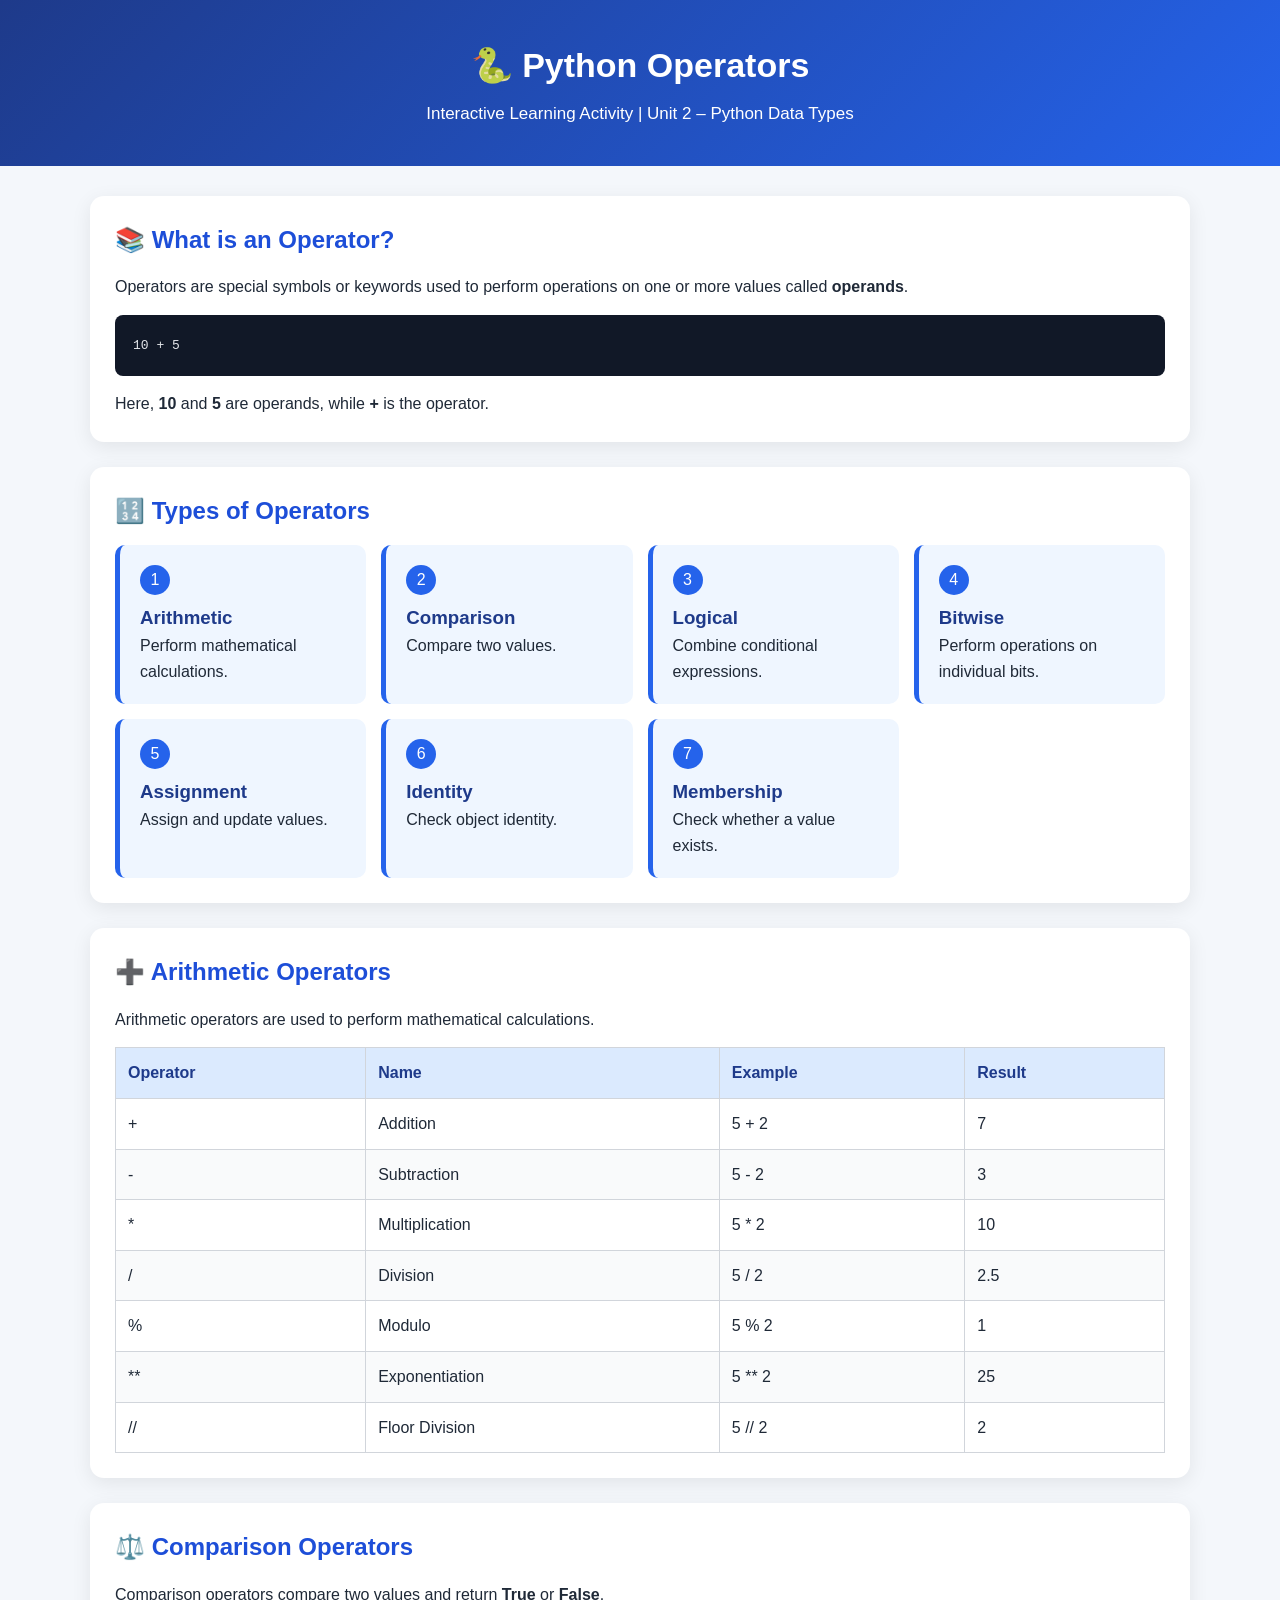
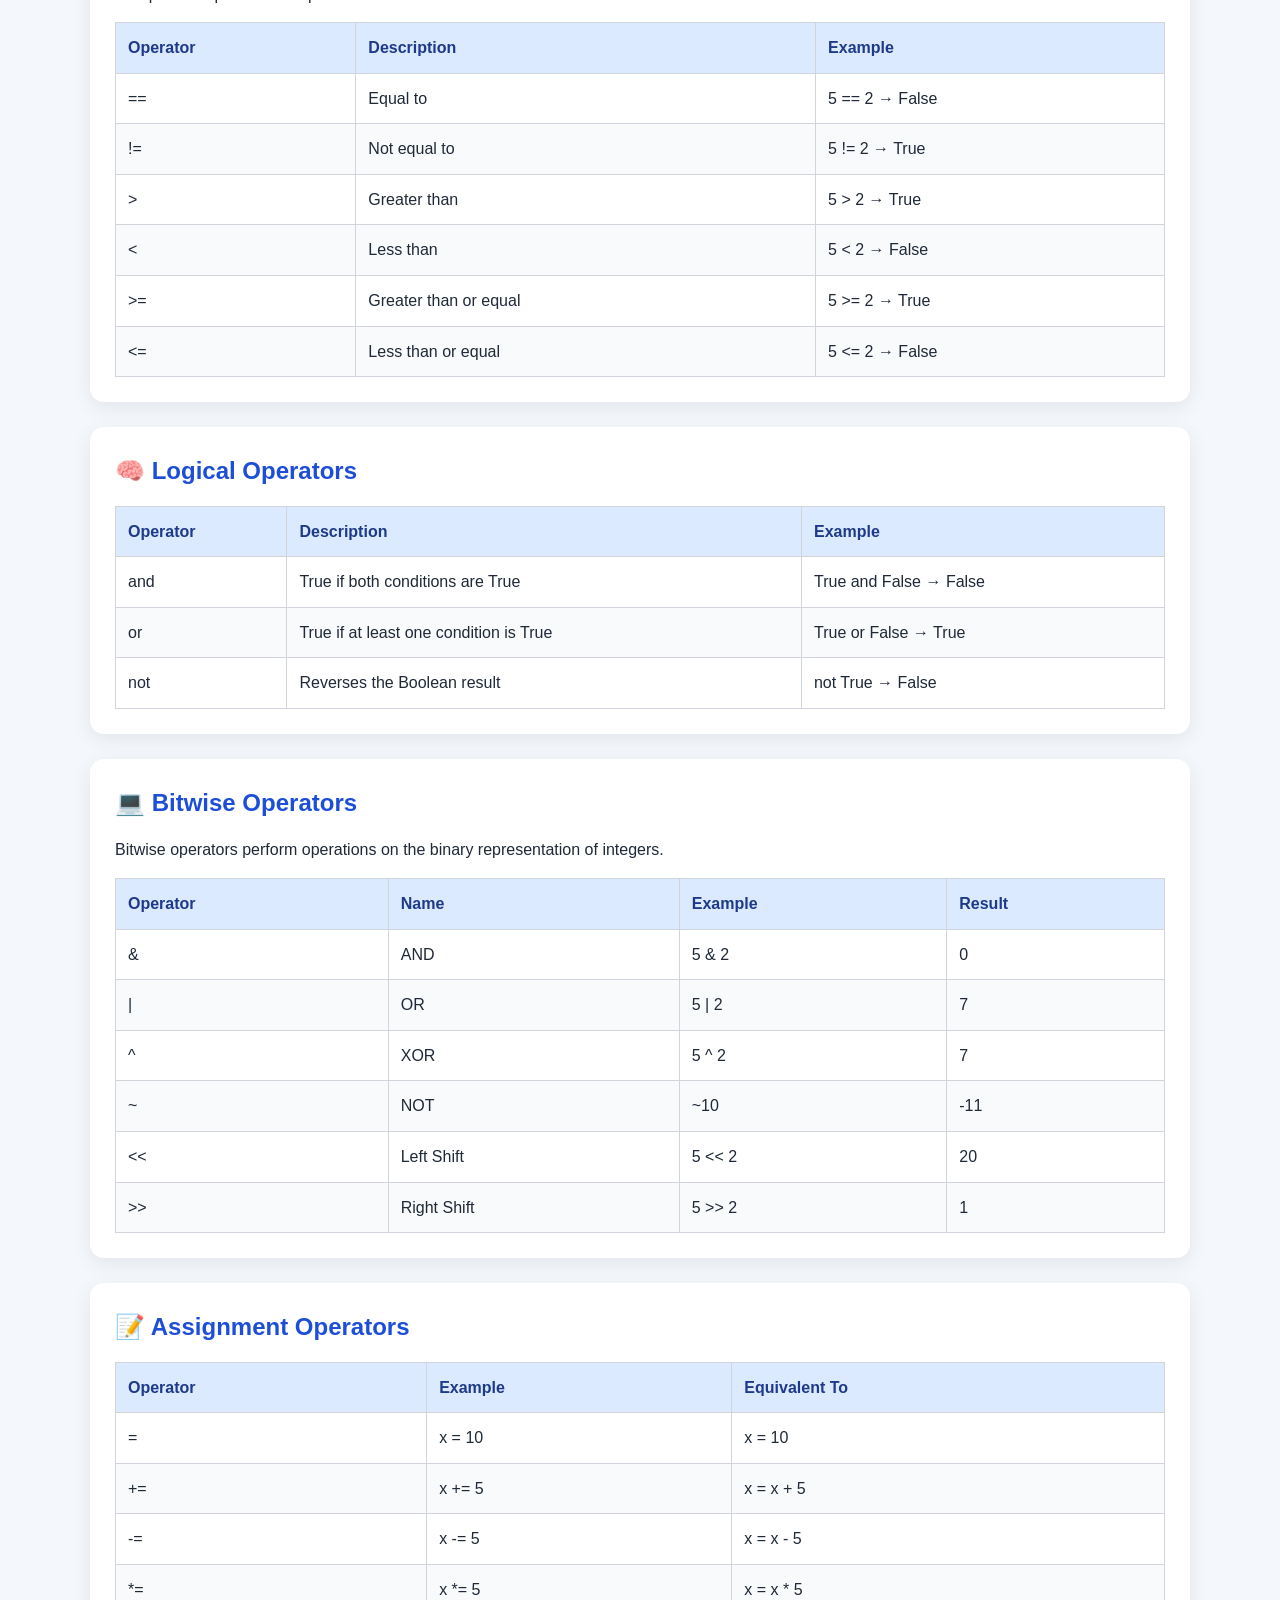
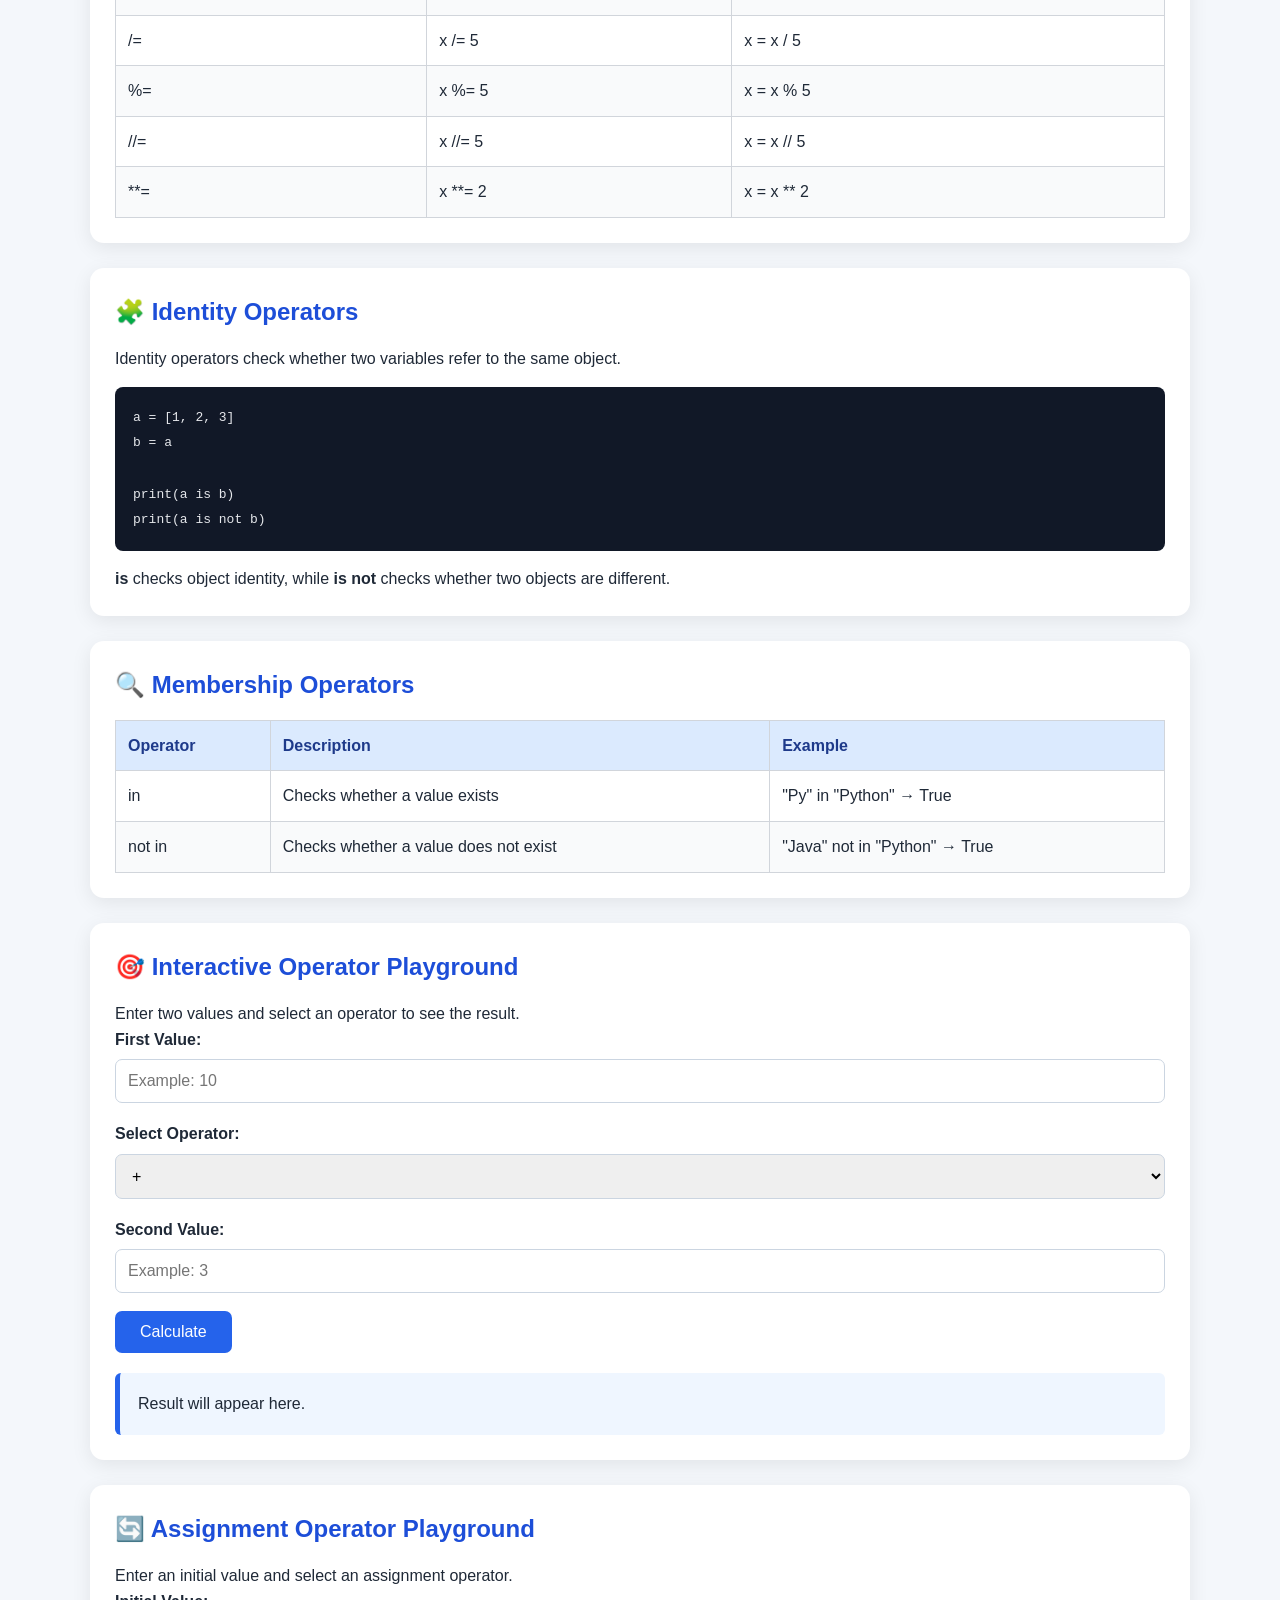
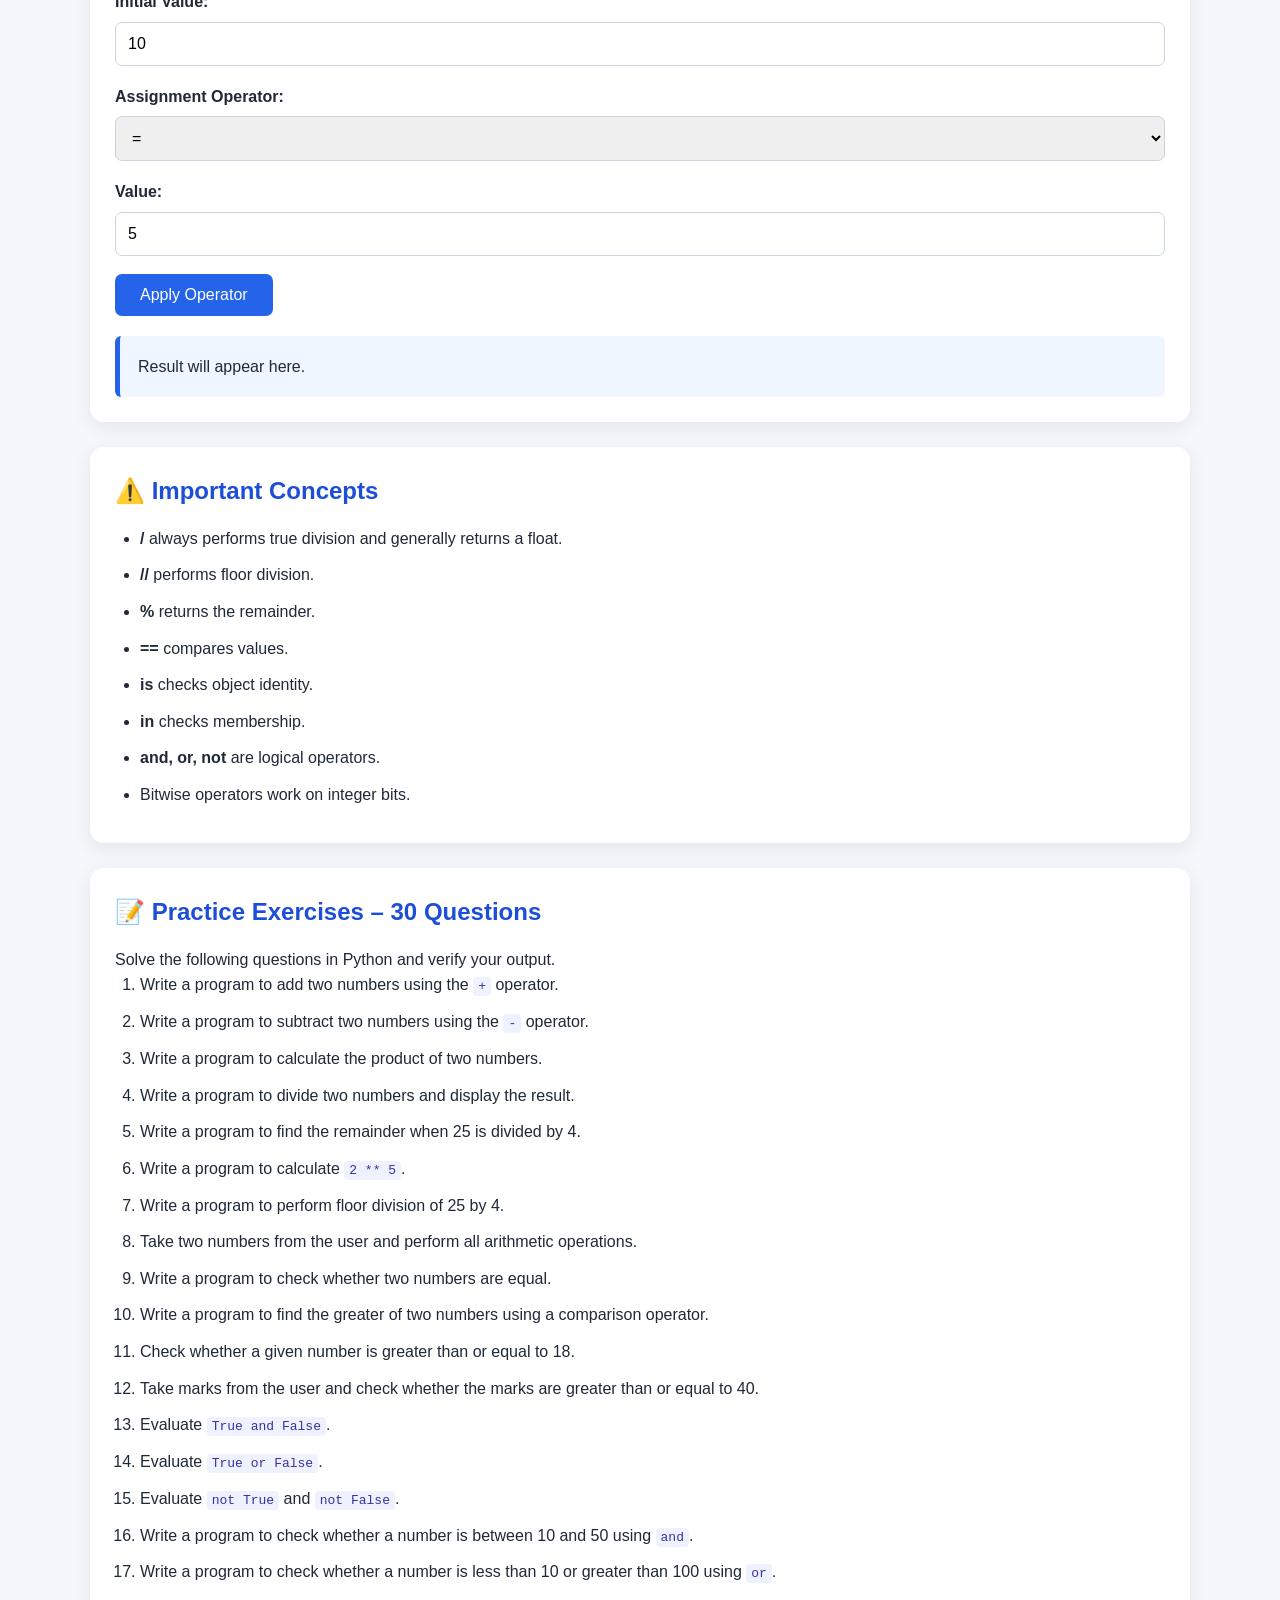
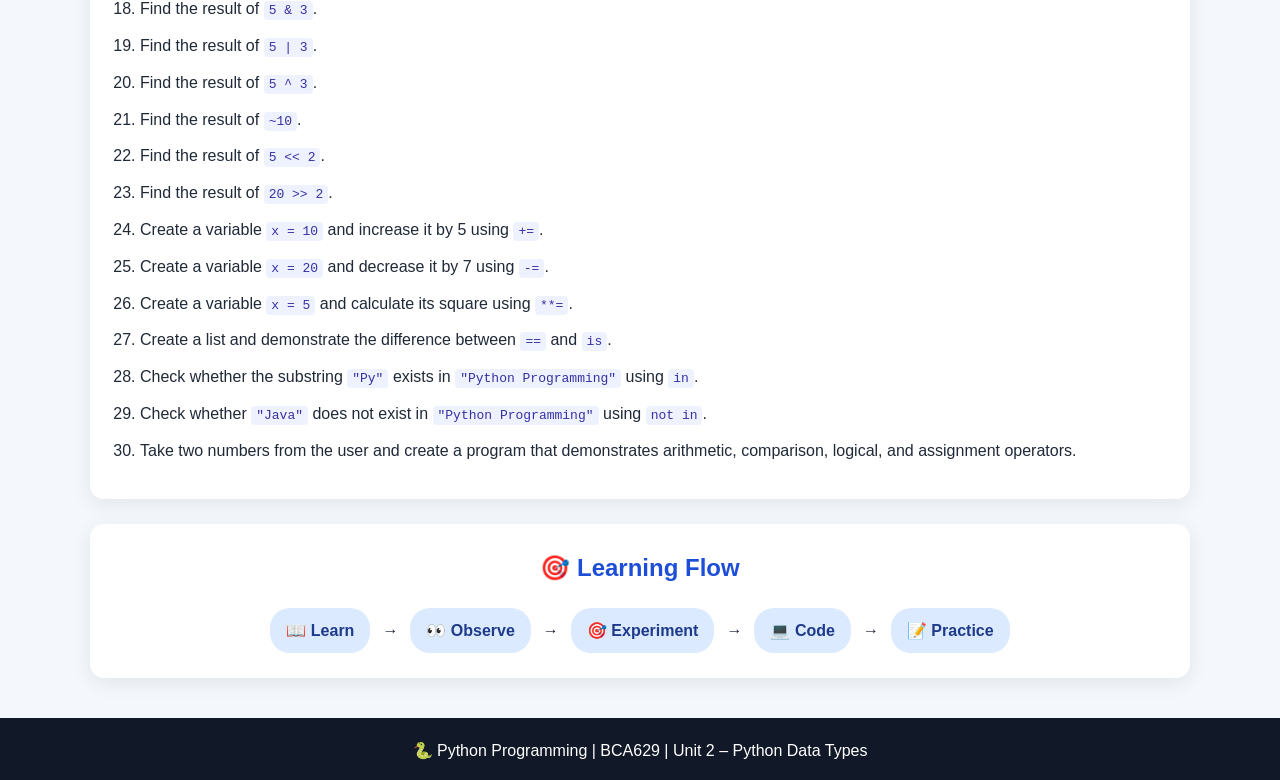
<file: Operators/Operators.html>
<!DOCTYPE html>
<html lang="en">

<head>
    <meta charset="UTF-8">
    <meta name="viewport" content="width=device-width, initial-scale=1.0">
    <title>Python Operators Activity</title>
    <link rel="stylesheet" href="./Operators.css">
</head>

<body>

    <header>
        <h1>🐍 Python Operators</h1>
        <p>Interactive Learning Activity | Unit 2 – Python Data Types</p>
    </header>

    <main>

        <!-- Introduction -->
        <section class="card">
            <h2>📚 What is an Operator?</h2>

            <p>
                Operators are special symbols or keywords used to perform
                operations on one or more values called <strong>operands</strong>.
            </p>

            <div class="code-box">
                <code>
                    10 + 5
                </code>
            </div>

            <p>
                Here, <strong>10</strong> and <strong>5</strong> are operands,
                while <strong>+</strong> is the operator.
            </p>
        </section>


        <!-- Types -->
        <section class="card">

            <h2>🔢 Types of Operators</h2>

            <div class="operator-grid">

                <div class="operator-item">
                    <span>1</span>
                    <h3>Arithmetic</h3>
                    <p>Perform mathematical calculations.</p>
                </div>

                <div class="operator-item">
                    <span>2</span>
                    <h3>Comparison</h3>
                    <p>Compare two values.</p>
                </div>

                <div class="operator-item">
                    <span>3</span>
                    <h3>Logical</h3>
                    <p>Combine conditional expressions.</p>
                </div>

                <div class="operator-item">
                    <span>4</span>
                    <h3>Bitwise</h3>
                    <p>Perform operations on individual bits.</p>
                </div>

                <div class="operator-item">
                    <span>5</span>
                    <h3>Assignment</h3>
                    <p>Assign and update values.</p>
                </div>

                <div class="operator-item">
                    <span>6</span>
                    <h3>Identity</h3>
                    <p>Check object identity.</p>
                </div>

                <div class="operator-item">
                    <span>7</span>
                    <h3>Membership</h3>
                    <p>Check whether a value exists.</p>
                </div>

            </div>

        </section>


        <!-- Arithmetic -->
        <section class="card">

            <h2>➕ Arithmetic Operators</h2>

            <p>
                Arithmetic operators are used to perform mathematical
                calculations.
            </p>

            <table>

                <thead>
                    <tr>
                        <th>Operator</th>
                        <th>Name</th>
                        <th>Example</th>
                        <th>Result</th>
                    </tr>
                </thead>

                <tbody>

                    <tr>
                        <td>+</td>
                        <td>Addition</td>
                        <td>5 + 2</td>
                        <td>7</td>
                    </tr>

                    <tr>
                        <td>-</td>
                        <td>Subtraction</td>
                        <td>5 - 2</td>
                        <td>3</td>
                    </tr>

                    <tr>
                        <td>*</td>
                        <td>Multiplication</td>
                        <td>5 * 2</td>
                        <td>10</td>
                    </tr>

                    <tr>
                        <td>/</td>
                        <td>Division</td>
                        <td>5 / 2</td>
                        <td>2.5</td>
                    </tr>

                    <tr>
                        <td>%</td>
                        <td>Modulo</td>
                        <td>5 % 2</td>
                        <td>1</td>
                    </tr>

                    <tr>
                        <td>**</td>
                        <td>Exponentiation</td>
                        <td>5 ** 2</td>
                        <td>25</td>
                    </tr>

                    <tr>
                        <td>//</td>
                        <td>Floor Division</td>
                        <td>5 // 2</td>
                        <td>2</td>
                    </tr>

                </tbody>

            </table>

        </section>


        <!-- Comparison -->
        <section class="card">

            <h2>⚖️ Comparison Operators</h2>

            <p>
                Comparison operators compare two values and return
                <strong>True</strong> or <strong>False</strong>.
            </p>

            <table>

                <thead>
                    <tr>
                        <th>Operator</th>
                        <th>Description</th>
                        <th>Example</th>
                    </tr>
                </thead>

                <tbody>

                    <tr>
                        <td>==</td>
                        <td>Equal to</td>
                        <td>5 == 2 → False</td>
                    </tr>

                    <tr>
                        <td>!=</td>
                        <td>Not equal to</td>
                        <td>5 != 2 → True</td>
                    </tr>

                    <tr>
                        <td>&gt;</td>
                        <td>Greater than</td>
                        <td>5 &gt; 2 → True</td>
                    </tr>

                    <tr>
                        <td>&lt;</td>
                        <td>Less than</td>
                        <td>5 &lt; 2 → False</td>
                    </tr>

                    <tr>
                        <td>&gt;=</td>
                        <td>Greater than or equal</td>
                        <td>5 &gt;= 2 → True</td>
                    </tr>

                    <tr>
                        <td>&lt;=</td>
                        <td>Less than or equal</td>
                        <td>5 &lt;= 2 → False</td>
                    </tr>

                </tbody>

            </table>

        </section>


        <!-- Logical -->
        <section class="card">

            <h2>🧠 Logical Operators</h2>

            <table>

                <thead>
                    <tr>
                        <th>Operator</th>
                        <th>Description</th>
                        <th>Example</th>
                    </tr>
                </thead>

                <tbody>

                    <tr>
                        <td>and</td>
                        <td>True if both conditions are True</td>
                        <td>True and False → False</td>
                    </tr>

                    <tr>
                        <td>or</td>
                        <td>True if at least one condition is True</td>
                        <td>True or False → True</td>
                    </tr>

                    <tr>
                        <td>not</td>
                        <td>Reverses the Boolean result</td>
                        <td>not True → False</td>
                    </tr>

                </tbody>

            </table>

        </section>


        <!-- Bitwise -->
        <section class="card">

            <h2>💻 Bitwise Operators</h2>

            <p>
                Bitwise operators perform operations on the binary
                representation of integers.
            </p>

            <table>

                <thead>
                    <tr>
                        <th>Operator</th>
                        <th>Name</th>
                        <th>Example</th>
                        <th>Result</th>
                    </tr>
                </thead>

                <tbody>

                    <tr>
                        <td>&amp;</td>
                        <td>AND</td>
                        <td>5 &amp; 2</td>
                        <td>0</td>
                    </tr>

                    <tr>
                        <td>|</td>
                        <td>OR</td>
                        <td>5 | 2</td>
                        <td>7</td>
                    </tr>

                    <tr>
                        <td>^</td>
                        <td>XOR</td>
                        <td>5 ^ 2</td>
                        <td>7</td>
                    </tr>

                    <tr>
                        <td>~</td>
                        <td>NOT</td>
                        <td>~10</td>
                        <td>-11</td>
                    </tr>

                    <tr>
                        <td>&lt;&lt;</td>
                        <td>Left Shift</td>
                        <td>5 &lt;&lt; 2</td>
                        <td>20</td>
                    </tr>

                    <tr>
                        <td>&gt;&gt;</td>
                        <td>Right Shift</td>
                        <td>5 &gt;&gt; 2</td>
                        <td>1</td>
                    </tr>

                </tbody>

            </table>

        </section>


        <!-- Assignment -->
        <section class="card">

            <h2>📝 Assignment Operators</h2>

            <table>

                <thead>
                    <tr>
                        <th>Operator</th>
                        <th>Example</th>
                        <th>Equivalent To</th>
                    </tr>
                </thead>

                <tbody>

                    <tr>
                        <td>=</td>
                        <td>x = 10</td>
                        <td>x = 10</td>
                    </tr>

                    <tr>
                        <td>+=</td>
                        <td>x += 5</td>
                        <td>x = x + 5</td>
                    </tr>

                    <tr>
                        <td>-=</td>
                        <td>x -= 5</td>
                        <td>x = x - 5</td>
                    </tr>

                    <tr>
                        <td>*=</td>
                        <td>x *= 5</td>
                        <td>x = x * 5</td>
                    </tr>

                    <tr>
                        <td>/=</td>
                        <td>x /= 5</td>
                        <td>x = x / 5</td>
                    </tr>

                    <tr>
                        <td>%=</td>
                        <td>x %= 5</td>
                        <td>x = x % 5</td>
                    </tr>

                    <tr>
                        <td>//=</td>
                        <td>x //= 5</td>
                        <td>x = x // 5</td>
                    </tr>

                    <tr>
                        <td>**=</td>
                        <td>x **= 2</td>
                        <td>x = x ** 2</td>
                    </tr>

                </tbody>

            </table>

        </section>


        <!-- Identity -->
        <section class="card">

            <h2>🧩 Identity Operators</h2>

            <p>
                Identity operators check whether two variables refer to
                the same object.
            </p>

            <div class="code-box">
                <code>
                    a = [1, 2, 3]<br>
                    b = a<br><br>

                    print(a is b)<br>
                    print(a is not b)
                </code>
            </div>

            <p>
                <strong>is</strong> checks object identity, while
                <strong>is not</strong> checks whether two objects are different.
            </p>

        </section>


        <!-- Membership -->
        <section class="card">

            <h2>🔍 Membership Operators</h2>

            <table>

                <thead>
                    <tr>
                        <th>Operator</th>
                        <th>Description</th>
                        <th>Example</th>
                    </tr>
                </thead>

                <tbody>

                    <tr>
                        <td>in</td>
                        <td>Checks whether a value exists</td>
                        <td>"Py" in "Python" → True</td>
                    </tr>

                    <tr>
                        <td>not in</td>
                        <td>Checks whether a value does not exist</td>
                        <td>"Java" not in "Python" → True</td>
                    </tr>

                </tbody>

            </table>

        </section>


        <!-- Interactive Playground -->
        <section class="card">

            <h2>🎯 Interactive Operator Playground</h2>

            <p>
                Enter two values and select an operator to see the result.
            </p>

            <div class="form-group">

                <label for="value1">
                    First Value:
                </label>

                <input type="text" id="value1" placeholder="Example: 10">

            </div>


            <div class="form-group">

                <label for="operator">
                    Select Operator:
                </label>

                <select id="operator">

                    <optgroup label="Arithmetic">
                        <option value="+">+</option>
                        <option value="-">-</option>
                        <option value="*">*</option>
                        <option value="/">/</option>
                        <option value="%">%</option>
                        <option value="**">**</option>
                        <option value="//">//</option>
                    </optgroup>

                    <optgroup label="Comparison">
                        <option value="==">==</option>
                        <option value="!=">!=</option>
                        <option value=">">&gt;</option>
                        <option value="<">&lt;</option>
                        <option value=">=">&gt;=</option>
                        <option value="<=">&lt;=</option>
                    </optgroup>

                    <optgroup label="Logical">
                        <option value="and">and</option>
                        <option value="or">or</option>
                        <option value="not">not</option>
                    </optgroup>

                    <optgroup label="Bitwise">
                        <option value="&">&amp;</option>
                        <option value="|">|</option>
                        <option value="^">^</option>
                        <option value="<<">&lt;&lt;</option>
                        <option value=">>">&gt;&gt;</option>
                    </optgroup>

                </select>

            </div>


            <div class="form-group">

                <label for="value2">
                    Second Value:
                </label>

                <input type="text" id="value2" placeholder="Example: 3">

            </div>


            <button onclick="calculateOperator()">
                Calculate
            </button>


            <div id="operatorResult" class="result">
                Result will appear here.
            </div>

        </section>


        <!-- Assignment Playground -->
        <section class="card">

            <h2>🔄 Assignment Operator Playground</h2>

            <p>
                Enter an initial value and select an assignment operator.
            </p>

            <div class="form-group">

                <label for="assignValue">
                    Initial Value:
                </label>

                <input type="number" id="assignValue" value="10">

            </div>


            <div class="form-group">

                <label for="assignOperator">
                    Assignment Operator:
                </label>

                <select id="assignOperator">

                    <option value="=">=</option>
                    <option value="+=">+=</option>
                    <option value="-=">-=</option>
                    <option value="*=">*=</option>
                    <option value="/=">/=</option>
                    <option value="%=">%=</option>
                    <option value="//=">//=</option>
                    <option value="**=">**=</option>

                </select>

            </div>


            <div class="form-group">

                <label for="assignNumber">
                    Value:
                </label>

                <input type="number" id="assignNumber" value="5">

            </div>


            <button onclick="calculateAssignment()">
                Apply Operator
            </button>


            <div id="assignmentResult" class="result">
                Result will appear here.
            </div>

        </section>


        <!-- Important Concepts -->
        <section class="card">

            <h2>⚠️ Important Concepts</h2>

            <ul>

                <li>
                    <strong>/</strong> always performs true division and
                    generally returns a float.
                </li>

                <li>
                    <strong>//</strong> performs floor division.
                </li>

                <li>
                    <strong>%</strong> returns the remainder.
                </li>

                <li>
                    <strong>==</strong> compares values.
                </li>

                <li>
                    <strong>is</strong> checks object identity.
                </li>

                <li>
                    <strong>in</strong> checks membership.
                </li>

                <li>
                    <strong>and, or, not</strong> are logical operators.
                </li>

                <li>
                    Bitwise operators work on integer bits.
                </li>

            </ul>

        </section>


        <!-- Exercises -->
        <section class="card">

            <h2>📝 Practice Exercises – 30 Questions</h2>

            <p>
                Solve the following questions in Python and verify your output.
            </p>

            <ol>

                <li>Write a program to add two numbers using the <code>+</code> operator.</li>

                <li>Write a program to subtract two numbers using the <code>-</code> operator.</li>

                <li>Write a program to calculate the product of two numbers.</li>

                <li>Write a program to divide two numbers and display the result.</li>

                <li>Write a program to find the remainder when 25 is divided by 4.</li>

                <li>Write a program to calculate <code>2 ** 5</code>.</li>

                <li>Write a program to perform floor division of 25 by 4.</li>

                <li>Take two numbers from the user and perform all arithmetic operations.</li>

                <li>Write a program to check whether two numbers are equal.</li>

                <li>Write a program to find the greater of two numbers using a comparison operator.</li>

                <li>Check whether a given number is greater than or equal to 18.</li>

                <li>Take marks from the user and check whether the marks are greater than or equal to 40.</li>

                <li>Evaluate <code>True and False</code>.</li>

                <li>Evaluate <code>True or False</code>.</li>

                <li>Evaluate <code>not True</code> and <code>not False</code>.</li>

                <li>Write a program to check whether a number is between 10 and 50 using <code>and</code>.</li>

                <li>Write a program to check whether a number is less than 10 or greater than 100 using <code>or</code>.
                </li>

                <li>Find the result of <code>5 &amp; 3</code>.</li>

                <li>Find the result of <code>5 | 3</code>.</li>

                <li>Find the result of <code>5 ^ 3</code>.</li>

                <li>Find the result of <code>~10</code>.</li>

                <li>Find the result of <code>5 &lt;&lt; 2</code>.</li>

                <li>Find the result of <code>20 &gt;&gt; 2</code>.</li>

                <li>Create a variable <code>x = 10</code> and increase it by 5 using <code>+=</code>.</li>

                <li>Create a variable <code>x = 20</code> and decrease it by 7 using <code>-=</code>.</li>

                <li>Create a variable <code>x = 5</code> and calculate its square using <code>**=</code>.</li>

                <li>Create a list and demonstrate the difference between <code>==</code> and <code>is</code>.</li>

                <li>Check whether the substring <code>"Py"</code> exists in <code>"Python Programming"</code> using
                    <code>in</code>.
                </li>

                <li>Check whether <code>"Java"</code> does not exist in <code>"Python Programming"</code> using
                    <code>not in</code>.
                </li>

                <li>
                    Take two numbers from the user and create a program that demonstrates
                    arithmetic, comparison, logical, and assignment operators.
                </li>

            </ol>

        </section>


        <!-- Learning Flow -->
        <section class="card learning">

            <h2>🎯 Learning Flow</h2>

            <div class="flow">

                <span>📖 Learn</span>
                <strong>→</strong>

                <span>👀 Observe</span>
                <strong>→</strong>

                <span>🎯 Experiment</span>
                <strong>→</strong>

                <span>💻 Code</span>
                <strong>→</strong>

                <span>📝 Practice</span>

            </div>

        </section>

    </main>


    <footer>

        <p>
            🐍 Python Programming | BCA629 |
            Unit 2 – Python Data Types
        </p>

    </footer>

</body>

</html>
</file>
<file: Collections_Lab/style.css>
:root {
  --ink: #14213d;
  --muted: #667085;
  --paper: #f6f8fc;
  --blue: #3478f6;
  --cyan: #16bdd1;
  --yellow: #ffd44c;
  --green: #24ae80;
  --red: #e85262;
  --line: #dfe6f2;
  --dark: #101b33;
}
* {
  box-sizing: border-box;
}
body {
  margin: 0;
  font:
    16px/1.55 Inter,
    Segoe UI,
    Arial,
    sans-serif;
  color: var(--ink);
  background: var(--paper);
}
button,
select,
textarea,
input {
  font: inherit;
}
button {
  cursor: pointer;
  border: 0;
}
.site-header {
  max-width: 1240px;
  margin: auto;
  padding: 19px 28px;
  display: flex;
  align-items: center;
  justify-content: space-between;
}
.brand {
  display: flex;
  gap: 12px;
  align-items: center;
  color: var(--ink);
  text-decoration: none;
  font-size: 20px;
  line-height: 1.05;
}
.brand small {
  display: block;
  font-size: 11px;
  color: var(--muted);
  letter-spacing: 0.08em;
  margin-top: 5px;
}
.mark {
  display: grid;
  place-items: center;
  width: 42px;
  height: 42px;
  border-radius: 12px;
  background: var(--ink);
  color: var(--yellow);
  font-weight: bold;
}
.progress {
  font-size: 12px;
  color: var(--muted);
  text-align: right;
}
.meter {
  width: 150px;
  height: 7px;
  border-radius: 10px;
  background: #e2e8f4;
  margin-top: 5px;
  overflow: hidden;
}
.meter i {
  height: 100%;
  display: block;
  border-radius: inherit;
  background: linear-gradient(90deg, var(--cyan), var(--blue));
  transition: 0.4s;
}
.tabs {
  background: white;
  border-block: 1px solid var(--line);
  display: flex;
  gap: 3px;
  overflow: auto;
  padding: 8px max(20px, calc((100% - 1240px) / 2));
}
.tab {
  white-space: nowrap;
  background: transparent;
  color: #52607a;
  padding: 10px 13px;
  border-radius: 8px;
  font-size: 14px;
}
.tab:hover,
.tab.active {
  background: #eaf1ff;
  color: #1555c0;
  font-weight: 700;
}
.view {
  display: none;
  max-width: 1240px;
  margin: 0 auto;
  padding: 55px 28px;
  min-height: 600px;
}
.view.active {
  display: block;
}
.hero {
  border-radius: 26px;
  padding: 60px;
  background:
    radial-gradient(circle at 85% 20%, #2a628b, transparent 35%),
    linear-gradient(135deg, #121e3b, #1d3261);
  color: #fff;
  display: grid;
  grid-template-columns: 1.1fr 0.9fr;
  gap: 35px;
  overflow: hidden;
}
.hero h1 {
  font-size: clamp(38px, 5vw, 66px);
  line-height: 1.06;
  margin: 12px 0;
}
.hero em {
  font-style: normal;
  color: var(--yellow);
}
.hero p {
  max-width: 560px;
  color: #d6e1fb;
  font-size: 18px;
}
.eyebrow {
  font-weight: 800;
  color: #2678ee;
  letter-spacing: 0.11em;
  font-size: 12px;
  margin: 0;
}
.hero .eyebrow {
  color: #85cbff;
}
.primary,
.secondary {
  padding: 12px 18px;
  border-radius: 10px;
  font-weight: 700;
}
.primary {
  background: var(--blue);
  color: white;
}
.hero .primary {
  margin-top: 16px;
  background: var(--yellow);
  color: var(--ink);
}
.primary span {
  font-size: 20px;
  margin-left: 8px;
}
.secondary {
  background: #eaf1ff;
  color: #1555c0;
}
.hero-visual {
  position: relative;
  align-self: center;
}
.terminal {
  background: #0b1429;
  border: 1px solid #42618e;
  border-radius: 14px;
  padding: 22px;
  font: 14px/2 monospace;
  box-shadow: 0 18px 30px #08112466;
}
.terminal p {
  margin: 0;
  color: #dceaff;
}
.terminal span {
  color: #7084a9;
  margin-right: 13px;
}
.terminal b {
  color: #79e8b5;
}
.terminal .selected {
  color: #ffe274;
  background: #253a5d;
  margin: 5px -9px;
  padding: 0 9px;
  border-left: 3px solid var(--yellow);
}
.float-card {
  position: absolute;
  right: -15px;
  bottom: -24px;
  background: white;
  color: var(--green);
  padding: 12px 17px;
  border-radius: 10px;
  font-weight: 800;
  box-shadow: 0 8px 25px #0004;
}
.float-card small {
  color: var(--muted);
  font-weight: 500;
}
.section-title {
  margin-bottom: 28px;
}
.section-title h1,
.section-title h2 {
  font-size: clamp(28px, 3vw, 42px);
  margin: 4px 0;
}
.section-title > p:not(.eyebrow) {
  color: var(--muted);
  max-width: 700px;
}
.structure-grid,
.mutability-grid,
.cheat-grid {
  display: grid;
  grid-template-columns: repeat(4, 1fr);
  gap: 16px;
}
.structure-card,
.lab-card,
.concept-card,
.question-card,
.cheat-card {
  background: white;
  border: 1px solid var(--line);
  border-radius: 16px;
  padding: 21px;
  box-shadow: 0 6px 18px #24345708;
}
.structure-card {
  border-top: 4px solid var(--accent);
}
.structure-card h3 {
  margin: 0;
  font-size: 21px;
}
.structure-card p {
  color: var(--muted);
  font-size: 14px;
  min-height: 65px;
}
.structure-card code,
.code-example,
code {
  font-family: Consolas, monospace;
}
.structure-card code {
  display: block;
  padding: 9px;
  background: #f1f5fb;
  border-radius: 7px;
  font-size: 13px;
}
.structure-card button {
  color: #1762d4;
  background: transparent;
  padding: 12px 0 0;
  font-weight: 700;
}
.use-tool {
  margin-top: 26px;
  display: grid;
  grid-template-columns: 1fr auto;
  gap: 20px;
  align-items: center;
}
.use-tool h2 {
  margin: 5px 0;
}
.choice {
  border: 1px solid #b6c9ea;
  border-radius: 9px;
  color: #1555c0;
  background: #f6f9ff;
  padding: 10px 16px;
  margin-left: 7px;
  font-weight: 700;
}
.decision-answer {
  grid-column: 1/-1;
  margin: 0;
  color: var(--green);
  font-weight: 700;
}
.module-head {
  display: flex;
  gap: 16px;
  align-items: flex-start;
  margin-bottom: 30px;
}
.module-icon {
  font-size: 36px;
  background: var(--tint);
  padding: 10px 16px;
  border-radius: 14px;
}
.module-head h1 {
  margin: 0;
}
.module-head p {
  margin: 4px 0;
  color: var(--muted);
}
.module-layout {
  display: grid;
  grid-template-columns: 220px 1fr;
  gap: 22px;
}
.topic-menu {
  background: white;
  border: 1px solid var(--line);
  padding: 12px;
  border-radius: 14px;
  align-self: start;
}
.topic-menu button {
  display: block;
  width: 100%;
  text-align: left;
  background: transparent;
  padding: 10px;
  border-radius: 8px;
  color: var(--muted);
}
.topic-menu button.active,
.topic-menu button:hover {
  background: var(--tint);
  color: var(--ink);
  font-weight: 700;
}
.topic-content {
  background: white;
  border: 1px solid var(--line);
  border-radius: 16px;
  padding: 28px;
}
.topic-content h2 {
  margin-top: 0;
}
.topic-content p {
  color: #4b5871;
}
.mini-grid {
  display: grid;
  grid-template-columns: repeat(2, 1fr);
  gap: 14px;
}
.mini-card {
  background: #f7f9fd;
  padding: 15px;
  border-radius: 10px;
  border-left: 3px solid var(--accent);
}
.mini-card h3 {
  margin: 0;
  font-size: 16px;
}
.mini-card p {
  font-size: 14px;
  margin: 7px 0;
}
.code-example {
  background: #101b33;
  color: #e8effe;
  padding: 15px;
  border-radius: 10px;
  overflow: auto;
  white-space: pre-wrap;
}
.sim-layout {
  display: grid;
  grid-template-columns: 250px minmax(350px, 1fr) 290px;
  gap: 18px;
}
.control-panel,
.trace-panel {
  background: white;
  border: 1px solid var(--line);
  border-radius: 15px;
  padding: 17px;
  height: max-content;
}
.control-panel label {
  font-size: 12px;
  font-weight: 800;
  color: #52607a;
  display: block;
  margin-bottom: 14px;
}
.control-panel select,
.control-panel textarea {
  width: 100%;
  margin-top: 5px;
  border: 1px solid #cbd6e8;
  border-radius: 8px;
  padding: 9px;
  background: #fbfcff;
  color: var(--ink);
  resize: vertical;
}
.control-panel .primary {
  width: 100%;
}
.hint {
  font-size: 12px;
  color: var(--muted);
}
.simulation {
  min-width: 0;
}
.code-panel {
  background: #101b33;
  border-radius: 15px;
  padding: 15px;
  color: #ecf4ff;
}
.panel-label {
  font-size: 11px;
  font-weight: 800;
  letter-spacing: 0.1em;
  color: #7b91ba;
  margin: 0;
}
.code-panel pre {
  margin: 10px 0 0;
  white-space: pre-wrap;
  font:
    14px/1.8 Consolas,
    monospace;
}
.current-line {
  background: #253d67;
  color: #fff;
  display: block;
  margin: 0 -6px;
  padding: 0 6px;
  border-left: 3px solid var(--yellow);
}
.state-flow {
  display: grid;
  grid-template-columns: 1fr 100px 1fr;
  align-items: center;
  margin-top: 17px;
}
.state-flow article {
  background: white;
  border: 1px solid var(--line);
  padding: 15px;
  border-radius: 14px;
  min-height: 165px;
}
.state-flow article > p {
  font-size: 11px;
  font-weight: 800;
  color: var(--muted);
  letter-spacing: 0.1em;
  margin: 0 0 12px;
}
.arrow {
  text-align: center;
  color: var(--blue);
  font-size: 28px;
  animation: bob 1.2s infinite;
}
.arrow small {
  display: block;
  color: var(--ink);
  font-weight: 700;
  font-size: 12px;
}
.visual {
  min-height: 90px;
  display: flex;
  flex-wrap: wrap;
  align-content: center;
  gap: 7px;
}
.box {
  border: 2px solid #7ca5f4;
  border-radius: 7px;
  min-width: 48px;
  padding: 7px;
  text-align: center;
  background: #eef4ff;
  font-family: Consolas, monospace;
  animation: appear 0.35s;
}
.box.updated {
  background: #fff2b8;
  border-color: #eba900;
}
.set-node {
  background: #e2f9f2;
  border-color: #36b58f;
  border-radius: 20px;
}
.dict-row {
  display: flex;
  gap: 8px;
  width: 100%;
  align-items: center;
  font-family: Consolas, monospace;
}
.dict-row b {
  color: #286ee4;
}
.dict-row span {
  color: #70809a;
}
.error-box {
  margin-top: 15px;
  padding: 15px;
  border-radius: 10px;
  background: #fff0f2;
  border: 1px solid #f7b7c0;
  color: #ab2637;
  font-weight: 600;
  animation: shake 0.35s;
}
.trace-head {
  display: flex;
  justify-content: space-between;
  align-items: start;
  border-bottom: 1px solid var(--line);
}
.trace-head h3 {
  margin: 2px 0 12px;
}
.trace-head span {
  background: #edf3ff;
  color: #1555c0;
  padding: 3px 7px;
  border-radius: 6px;
  font-size: 12px;
}
.trace-panel ol {
  padding: 0;
  list-style: none;
  margin: 14px 0;
}
.trace-panel li {
  padding: 10px 5px 10px 30px;
  position: relative;
  font-size: 14px;
  color: #7a879f;
}
.trace-panel li:before {
  content: "○";
  position: absolute;
  left: 6px;
}
.trace-panel li.done {
  color: #34415a;
}
.trace-panel li.done:before {
  content: "✓";
  color: var(--green);
  font-weight: bold;
}
.trace-panel li.current {
  color: #1555c0;
  font-weight: 800;
  background: #f1f6ff;
  border-radius: 7px;
}
.trace-panel li.current:before {
  content: "→";
  color: #1555c0;
}
.trace-controls {
  display: flex;
  gap: 7px;
}
.trace-controls button {
  background: #edf2fa;
  color: #29466f;
  width: 38px;
  height: 35px;
  border-radius: 8px;
  font-weight: 800;
}
.comparison-wrap {
  overflow: auto;
  background: white;
  border: 1px solid var(--line);
  border-radius: 15px;
}
table {
  border-collapse: collapse;
  width: 100%;
  min-width: 700px;
}
th,
td {
  padding: 15px;
  border-bottom: 1px solid var(--line);
  text-align: left;
}
th {
  background: #121e3b;
  color: white;
}
td:first-child {
  font-weight: 800;
  color: #2669d8;
  cursor: pointer;
}
tbody tr:hover {
  background: #f2f7ff;
}
.callout {
  margin-top: 20px;
  padding: 16px;
  background: #eaf5ff;
  border-left: 4px solid var(--blue);
  border-radius: 8px;
}
.mutability-grid {
  grid-template-columns: repeat(4, 1fr);
}
.mutability-grid .concept-card {
  border-top: 4px solid var(--accent);
}
.concept-card h2 {
  margin: 0;
}
.concept-card .state {
  font:
    14px/1.7 Consolas,
    monospace;
  background: #f5f8fd;
  padding: 12px;
  border-radius: 8px;
  margin-top: 12px;
}
.concept-card .mut {
  color: var(--green);
  font-weight: 800;
}
.concept-card .immut {
  color: var(--red);
  font-weight: 800;
}
.question-card {
  max-width: 760px;
}
.question-card h2 {
  font-size: 24px;
}
.question-card pre {
  background: #111d35;
  color: #ecf2ff;
  padding: 16px;
  border-radius: 10px;
  white-space: pre-wrap;
}
.pill {
  display: inline-block;
  margin: 0;
  background: #eaf1ff;
  color: #1555c0;
  border-radius: 20px;
  padding: 4px 10px;
  font-size: 12px;
  font-weight: 800;
}
.choices {
  display: grid;
  gap: 10px;
  margin: 18px 0;
}
.answer-choice {
  padding: 13px;
  background: white;
  border: 1px solid #cbd7e8;
  text-align: left;
  border-radius: 9px;
  color: #263a5b;
}
.answer-choice:hover {
  border-color: var(--blue);
  background: #f3f7ff;
}
.answer-choice.correct {
  border-color: var(--green);
  background: #e9faf3;
}
.answer-choice.wrong {
  border-color: var(--red);
  background: #fff0f2;
}
.search {
  width: 100%;
  padding: 13px 15px;
  border-radius: 10px;
  border: 1px solid #cbd7e8;
  margin-bottom: 18px;
}
.cheat-grid {
  grid-template-columns: repeat(3, 1fr);
}
.cheat-card h3 {
  margin: 0;
}
.cheat-card p {
  color: var(--muted);
  font-size: 14px;
}
.cheat-card code {
  background: #101b33;
  color: white;
  padding: 6px;
  border-radius: 5px;
  display: inline-block;
  font-size: 12px;
}
.cheat-card small {
  display: block;
  margin-top: 12px;
  font-weight: 700;
  color: #4b5f80;
}
footer {
  text-align: center;
  color: #71809b;
  padding: 25px;
  border-top: 1px solid var(--line);
  font-size: 13px;
}
@keyframes appear {
  from {
    transform: scale(0.8);
    opacity: 0;
  }
  to {
    transform: scale(1);
    opacity: 1;
  }
}
@keyframes bob {
  50% {
    transform: translateY(4px);
  }
}
@keyframes shake {
  25% {
    transform: translateX(5px);
  }
  75% {
    transform: translateX(-5px);
  }
}
@media (max-width: 950px) {
  .sim-layout {
    grid-template-columns: 240px 1fr;
  }
  .trace-panel {
    grid-column: 1/-1;
  }
  .structure-grid,
  .mutability-grid {
    grid-template-columns: repeat(2, 1fr);
  }
}
@media (max-width: 650px) {
  .site-header {
    padding: 14px 18px;
  }
  .progress {
    display: none;
  }
  .view {
    padding: 34px 18px;
  }
  .hero {
    padding: 35px 24px;
    grid-template-columns: 1fr;
  }
  .hero h1 {
    font-size: 38px;
  }
  .hero-visual {
    margin-top: 15px;
  }
  .structure-grid,
  .mutability-grid,
  .cheat-grid,
  .mini-grid {
    grid-template-columns: 1fr;
  }
  .use-tool,
  .module-layout,
  .sim-layout {
    grid-template-columns: 1fr;
  }
  .use-tool > div:last-of-type {
    display: flex;
  }
  .choice {
    margin: 0 6px 0 0;
  }
  .module-layout {
    gap: 14px;
  }
  .topic-menu {
    display: flex;
    overflow: auto;
    white-space: nowrap;
  }
  .topic-menu button {
    width: auto;
  }
  .state-flow {
    grid-template-columns: 1fr;
    gap: 9px;
  }
  .arrow {
    transform: rotate(90deg);
    height: 58px;
  }
  .arrow small {
    transform: rotate(-90deg);
    margin: 0 -20px;
  }
  .tabs {
    padding: 7px 12px;
  }
  .float-card {
    right: 0;
  }
  .control-panel,
  .trace-panel {
    grid-column: auto;
  }
}
:root {
}
/* List lab update: watches, skill progress, and writing practice */
.watch-grid {
  display: grid;
  grid-template-columns: repeat(3, 1fr);
  gap: 18px;
  margin-top: 18px;
}
.watch-card,
.skill-card {
  background: white;
  border: 1px solid var(--line);
  border-radius: 14px;
  padding: 16px;
}
.watch-card > div {
  margin-top: 10px;
  font:
    13px/1.7 Consolas,
    monospace;
  color: #28405f;
}
.watch-row {
  display: grid;
  grid-template-columns: 1fr 1.4fr;
  gap: 8px;
  border-bottom: 1px dashed #dce5f2;
  padding: 4px 0;
}
.watch-row b {
  color: #1762d4;
}
.type-row {
  display: grid;
  grid-template-columns: 1fr 1.25fr 0.7fr;
  gap: 6px;
  font-size: 12px;
  border-bottom: 1px dashed #dce5f2;
  padding: 4px 0;
}
.console {
  background: #111d35;
  border-color: #111d35;
}
.console .panel-label {
  color: #8ca8dc;
}
.console pre {
  margin: 10px 0 0;
  color: #dceaff;
  white-space: pre-wrap;
  font:
    13px/1.6 Consolas,
    monospace;
}
.practice-modes {
  display: flex;
  gap: 7px;
  overflow: auto;
  padding-bottom: 15px;
  margin-bottom: 10px;
}
.practice-modes button {
  white-space: nowrap;
  padding: 9px 12px;
  background: #fff;
  border: 1px solid #cad8ed;
  border-radius: 8px;
  color: #4c6385;
  font-weight: 700;
}
.practice-modes button.active {
  background: #155fd0;
  color: white;
  border-color: #155fd0;
}
.code-answer {
  width: 100%;
  resize: vertical;
  background: #111d35;
  color: #ecf2ff;
  border: 0;
  border-radius: 10px;
  padding: 14px;
  font:
    14px/1.6 Consolas,
    monospace;
}
.skill-card {
  max-width: 760px;
  margin-top: 18px;
}
.skill-progress {
  display: grid;
  grid-template-columns: repeat(3, 1fr);
  gap: 10px;
  margin-top: 12px;
}
.skill-item {
  font-size: 12px;
  background: #f4f7fc;
  border-radius: 8px;
  padding: 9px;
}
.skill-item b {
  display: block;
  color: #334b70;
}
.tiny-meter {
  height: 5px;
  border-radius: 5px;
  background: #dfe7f4;
  margin-top: 6px;
  overflow: hidden;
}
.tiny-meter i {
  display: block;
  height: 100%;
  background: var(--blue);
  border-radius: inherit;
}
.list-matrix {
  margin-top: 18px;
  overflow: auto;
  border: 1px solid var(--line);
  border-radius: 12px;
}
.list-matrix table {
  min-width: 950px;
}
.list-matrix th {
  position: sticky;
  top: 0;
}
.list-dashboard {
  display: grid;
  grid-template-columns: repeat(4, 1fr);
  gap: 10px;
  margin: 18px 0;
}
.list-stat {
  padding: 12px;
  background: var(--tint);
  border-radius: 10px;
  font-size: 13px;
}
.list-stat b {
  display: block;
  font-size: 19px;
}
@media (max-width: 950px) {
  .watch-grid {
    grid-template-columns: 1fr 1fr;
  }
  .console {
    grid-column: 1/-1;
  }
  .list-dashboard {
    grid-template-columns: 1fr 1fr;
  }
}
@media (max-width: 650px) {
  .watch-grid,
  .skill-progress {
    grid-template-columns: 1fr;
  }
  .list-dashboard {
    grid-template-columns: 1fr 1fr;
  }
}
:root {
}
.learning-path {
  background: #eaf1ff;
  color: #1555c0;
  padding: 12px 16px;
  border-radius: 10px;
  font-weight: 800;
  font-size: 13px;
  letter-spacing: 0.04em;
  margin: 0 0 20px;
}
.lesson-grid,
.operation-grid {
  display: grid;
  grid-template-columns: repeat(2, minmax(0, 1fr));
  gap: 18px;
}
.lesson-card,
.operation-card,
.classwork {
  background: white;
  border: 1px solid var(--line);
  border-radius: 15px;
  padding: 22px;
  box-shadow: 0 6px 18px #24345708;
}
.lesson-card {
  border-top: 4px solid var(--accent);
}
.lesson-card h2,
.operation-card h2 {
  margin: 5px 0;
}
.lesson-card h3 {
  font-size: 14px;
  margin: 17px 0 6px;
  color: #50617e;
}
.lesson-card pre {
  background: #111d35;
  color: #ecf2ff;
  border-radius: 9px;
  padding: 13px;
  overflow: auto;
  white-space: pre-wrap;
}
.lesson-card .output {
  background: #edf8f3;
  color: #175d47;
  border-left: 3px solid var(--green);
}
.copy-code,
.mark-topic,
.hint-button,
.solution-button,
.mark-classwork {
  padding: 8px 11px;
  border-radius: 7px;
  margin: 0 6px 8px 0;
  background: #eaf1ff;
  color: #1555c0;
  font-weight: 700;
}
.mark-topic,
.mark-classwork {
  background: #3478f6;
  color: white;
}
.task {
  padding: 12px;
  margin: 14px 0;
  background: #fff8dc;
  border-radius: 8px;
  border-left: 3px solid #f0b900;
}
.classwork {
  margin-top: 22px;
}
.reveal {
  background: #f2f7ff;
  padding: 10px;
  border-radius: 7px;
}
.operation-grid {
  grid-template-columns: repeat(3, 1fr);
}
.operation-card code {
  display: block;
  background: #111d35;
  color: #ecf2ff;
  padding: 8px;
  border-radius: 6px;
  font-size: 12px;
}
.operation-card p {
  font-size: 14px;
}
@media (max-width: 850px) {
  .lesson-grid,
  .operation-grid {
    grid-template-columns: 1fr;
  }
}
</file>
<file: Indexing_Slicing/indexing_slicing.css>
@import url('https://fonts.googleapis.com/css2?family=Bree+Serif&family=Caveat:wght@400;700&family=Lobster&family=Monoton&family=Open+Sans:ital,wght@0,400;0,700;1,400;1,700&family=Playfair+Display+SC:ital,wght@0,400;0,700;1,700&family=Playfair+Display:ital,wght@0,400;0,700;1,700&family=Roboto:ital,wght@0,400;0,700;1,400;1,700&family=Source+Sans+Pro:ital,wght@0,400;0,700;1,700&family=Work+Sans:ital,wght@0,400;0,700;1,700&display=swap');

* {
    box-sizing: border-box;
    margin: 0;
    padding: 0;
}

body {
    font-family: Arial, Helvetica, sans-serif;
    background: #f4f7fb;
    color: #172033;
    line-height: 1.6;
}

.container {
    width: min(1050px, 92%);
    margin: 40px auto;
}


/* =========================
   HEADER
========================= */

.header {
    text-align: center;
    margin-bottom: 35px;
}

.badge {
    display: inline-block;
    padding: 7px 15px;
    border-radius: 30px;

    background: #e7f0ff;
    color: #1769aa;

    font-size: 13px;
    font-weight: bold;

    margin-bottom: 12px;
}

.header h1 {
    font-size: 40px;
    margin-bottom: 8px;
}

.header p {
    color: #667085;
    max-width: 700px;
    margin: auto;
}


/* =========================
   CARD
========================= */

.card {
    background: white;

    padding: 28px;

    border-radius: 18px;

    margin-bottom: 22px;

    box-shadow:
        0 8px 25px rgba(20, 40, 80, 0.08);
}

.card h2 {
    font-size: 22px;
    margin-bottom: 8px;
}

.description {
    color: #667085;
    margin-bottom: 20px;
}


/* =========================
   INPUT
========================= */

.input-group {
    display: flex;
    gap: 10px;
}

input {
    width: 100%;

    padding: 13px 15px;

    border: 2px solid #d8dee9;

    border-radius: 10px;

    font-size: 16px;

    outline: none;
}

input:focus {
    border-color: #1769aa;
}

button {
    border: none;

    padding: 13px 20px;

    border-radius: 10px;

    background: #1769aa;

    color: white;

    font-size: 15px;

    font-weight: bold;

    cursor: pointer;

    transition: 0.2s;
}

button:hover {
    transform: translateY(-1px);
    opacity: 0.92;
}


/* =========================
   INDEXING
========================= */

.index-wrapper {
    overflow-x: auto;

    padding: 25px 5px;
}

.index-title {
    text-align: center;

    font-size: 13px;

    font-weight: bold;

    margin-bottom: 8px;
}

.positive-title {
    color: #1769aa;
}

.negative-title {
    color: #c45b15;

    margin-top: 8px;
}

.index-row,
.character-row {
    display: flex;

    justify-content: center;

    min-width: max-content;
}

.index-box,
.character-box {
    width: 65px;

    margin: 3px;

    text-align: center;
}

.index-box {
    padding: 7px;

    border-radius: 8px;

    font-weight: bold;
}

.positive .index-box {
    background: #e7f0ff;
}

.character-box {
    padding: 16px 8px;

    border: 2px solid #d8dee9;

    border-radius: 12px;

    background: #f8fafc;

    font-size: 23px;

    font-weight: bold;

    transition: 0.25s;
}

.character-box:hover {
    transform: translateY(-5px);

    border-color: #1769aa;

    background: #eaf3ff;
}

.character-box.selected {
    transform: translateY(-7px);

    border-color: #1769aa;

    background: #dcecff;

    box-shadow: 0 5px 15px rgba(23, 105, 170, 0.2);
}

.index-note {
    display: flex;

    justify-content: center;

    gap: 30px;

    color: #667085;

    font-size: 14px;
}


/* =========================
   RESULT
========================= */

.result {
    margin-top: 20px;

    padding: 18px;

    border-radius: 12px;

    background: #edf7ed;

    border-left: 5px solid #2e8b57;
}

.result.error {
    background: #fff0f0;

    border-left-color: #d64545;
}

.result strong {
    font-size: 20px;
}

.hidden {
    display: none;
}


/* =========================
   SLICING
========================= */

.slicing-card {
    background:
        linear-gradient(135deg,
            #ffffff,
            #f5f9ff);
}

.syntax {
    text-align: center;

    font-family: monospace;

    font-size: 22px;

    font-weight: bold;

    background: #172033;

    color: white;

    padding: 15px;

    border-radius: 12px;

    margin: 20px 0;
}

.slice-grid {
    display: grid;

    grid-template-columns:
        repeat(3, 1fr);

    gap: 15px;
}

.slice-input label {
    display: block;

    font-weight: bold;

    margin-bottom: 7px;
}

.slice-button {
    margin-top: 20px;

    width: 100%;
}

.slice-result {
    margin-top: 20px;

    padding: 20px;

    background: #eef6ff;

    border-radius: 12px;

    text-align: center;
}

.slice-code {
    font-family: monospace;

    font-size: 20px;

    margin-bottom: 8px;
}

.slice-output {
    font-size: 25px;

    font-weight: bold;
}


/* =========================
   SLICE VISUALIZATION
========================= */

.slice-visualization {
    overflow-x: auto;

    margin-top: 25px;

    padding: 15px;
}

.slice-character {
    display: inline-flex;

    flex-direction: column;

    align-items: center;

    margin: 3px;

    min-width: 60px;
}

.slice-character .char {
    padding: 14px;

    border: 2px solid #d8dee9;

    border-radius: 10px;

    font-size: 20px;

    font-weight: bold;
}

.slice-character .position {
    font-size: 12px;

    margin-top: 5px;

    color: #667085;
}

.slice-character.active .char {
    background: #dff5e5;

    border-color: #2e8b57;

    transform: translateY(-5px);
}


/* =========================
   EXAMPLES
========================= */

.examples {
    display: grid;

    grid-template-columns:
        repeat(2, 1fr);

    gap: 12px;
}

.example-btn {
    background: white;

    color: #172033;

    border: 2px solid #d8dee9;

    text-align: left;

    font-family: monospace;
}

.example-btn:hover {
    border-color: #1769aa;

    background: #f4f8ff;
}

.example-btn span {
    display: block;

    font-family: Arial;

    font-size: 12px;

    color: #667085;

    margin-top: 4px;
}


/* =========================
   CHALLENGE
========================= */

.challenge-card {
    background:
        linear-gradient(135deg,
            #ffffff,
            #f5f9ff);
}

#question {
    font-size: 18px;

    margin: 20px 0;
}

.options {
    display: flex;

    flex-wrap: wrap;

    gap: 10px;
}

.option {
    background: white;

    color: #172033;

    border: 2px solid #d8dee9;
}

.option.correct {
    background: #dff5e5;

    border-color: #2e8b57;
}

.option.wrong {
    background: #ffe1e1;

    border-color: #d64545;
}

.challenge-result {
    margin-top: 15px;

    font-weight: bold;
}

.next-button {
    margin-top: 18px;
}


/* =========================
   CONCEPTS
========================= */

.concept-grid {
    display: grid;

    grid-template-columns:
        repeat(3, 1fr);

    gap: 15px;
}

.concept {
    padding: 18px;

    background: #f8fafc;

    border-radius: 12px;

    border: 1px solid #e2e8f0;
}

.concept strong {
    display: block;

    margin-bottom: 5px;
}

.concept p {
    color: #667085;

    font-size: 14px;

    margin-bottom: 8px;
}

.concept code {
    background: #172033;

    color: white;

    padding: 4px 7px;

    border-radius: 5px;
}


/* =========================
   FOOTER
========================= */

footer {
    text-align: center;

    color: #667085;

    padding: 20px;

    font-size: 14px;
}


/* =========================
   RESPONSIVE
========================= */

@media (max-width: 700px) {

    .header h1 {
        font-size: 30px;
    }

    .input-group {
        flex-direction: column;
    }

    .slice-grid {
        grid-template-columns: 1fr;
    }

    .examples {
        grid-template-columns: 1fr;
    }

    .concept-grid {
        grid-template-columns: 1fr;
    }

    .index-note {
        flex-direction: column;

        align-items: center;

        gap: 5px;
    }
}

.exercise-section {
    margin-top: 40px;
}

.exercise-section h2 {
    margin-bottom: 10px;
}

.exercise-intro {
    margin-bottom: 25px;
    color: #555;
}

.exercise-card {
    background: #ffffff;
    border: 1px solid #dbe3ec;
    border-radius: 12px;
    padding: 20px;
    margin-bottom: 20px;
    box-shadow: 0 4px 10px rgba(0, 0, 0, 0.05);
}

.exercise-card h3 {
    margin-top: 0;
}

.exercise-card pre {
    background: #f4f6f8;
    padding: 15px;
    border-radius: 8px;
    overflow-x: auto;
}

.exercise-card button {
    padding: 9px 16px;
    border: none;
    border-radius: 6px;
    cursor: pointer;
}

.answer {
    display: none;
    margin-top: 15px;
    font-weight: bold;
}
</file>
<file: Operators/Operators.css>
@import url("https://fonts.googleapis.com/css2?family=Bree+Serif&family=Caveat:wght@400;700&family=Lobster&family=Monoton&family=Open+Sans:ital,wght@0,400;0,700;1,400;1,700&family=Playfair+Display+SC:ital,wght@0,400;0,700;1,700&family=Playfair+Display:ital,wght@0,400;0,700;1,700&family=Roboto:ital,wght@0,400;0,700;1,400;1,700&family=Source+Sans+Pro:ital,wght@0,400;0,700;1,700&family=Work+Sans:ital,wght@0,400;0,700;1,700&display=swap");

* {
  box-sizing: border-box;
  margin: 0;
  padding: 0;
}

body {
  font-family: Arial, Helvetica, sans-serif;
  background: #f4f7fb;
  color: #1f2937;
  line-height: 1.6;
}

/* Header */

header {
  background: linear-gradient(135deg, #1e3a8a, #2563eb);

  color: white;
  text-align: center;
  padding: 38px 20px;
}

header h1 {
  font-size: 34px;
  margin-bottom: 8px;
}

header p {
  font-size: 17px;
}

/* Main */

main {
  width: 90%;
  max-width: 1100px;
  margin: 30px auto;
}

/* Cards */

.card {
  background: white;
  padding: 25px;
  margin-bottom: 25px;

  border-radius: 14px;

  box-shadow: 0 5px 20px rgba(0, 0, 0, 0.08);
}

.card h2 {
  color: #1d4ed8;
  margin-bottom: 15px;
}

/* Operator Grid */

.operator-grid {
  display: grid;

  grid-template-columns: repeat(auto-fit, minmax(210px, 1fr));

  gap: 15px;
}

.operator-item {
  padding: 20px;

  background: #eff6ff;

  border-radius: 10px;

  border-left: 5px solid #2563eb;
}

.operator-item span {
  display: inline-flex;

  width: 30px;
  height: 30px;

  align-items: center;
  justify-content: center;

  background: #2563eb;

  color: white;

  border-radius: 50%;

  margin-bottom: 8px;
}

.operator-item h3 {
  color: #1e3a8a;
}

/* Tables */

table {
  width: 100%;

  border-collapse: collapse;

  margin-top: 15px;
}

th,
td {
  border: 1px solid #d1d5db;

  padding: 12px;

  text-align: left;
}

th {
  background: #dbeafe;

  color: #1e3a8a;
}

tr:nth-child(even) {
  background: #f9fafb;
}

/* Code */

.code-box {
  background: #111827;

  color: #e5e7eb;

  padding: 18px;

  margin: 15px 0;

  border-radius: 8px;

  font-family: Consolas, monospace;

  overflow-x: auto;
}

code {
  background: #eef2ff;

  color: #3730a3;

  padding: 2px 5px;

  border-radius: 4px;
}

.code-box code {
  background: transparent;

  color: inherit;

  padding: 0;
}

/* Forms */

.form-group {
  margin-bottom: 18px;
}

label {
  display: block;

  font-weight: bold;

  margin-bottom: 7px;
}

input,
select {
  width: 100%;

  padding: 12px;

  border: 1px solid #cbd5e1;

  border-radius: 7px;

  font-size: 16px;
}

input:focus,
select:focus {
  outline: none;

  border-color: #2563eb;
}

/* Buttons */

button {
  background: #2563eb;

  color: white;

  border: none;

  padding: 12px 25px;

  border-radius: 7px;

  font-size: 16px;

  cursor: pointer;
}

button:hover {
  background: #1d4ed8;
}

/* Results */

.result {
  margin-top: 20px;

  padding: 18px;

  background: #eff6ff;

  border-left: 5px solid #2563eb;

  border-radius: 6px;

  min-height: 55px;
}

/* Lists */

ul,
ol {
  padding-left: 25px;
}

li {
  margin-bottom: 11px;
}

/* Learning Flow */

.learning {
  text-align: center;
}

.flow {
  display: flex;

  justify-content: center;

  align-items: center;

  gap: 12px;

  flex-wrap: wrap;

  margin-top: 20px;
}

.flow span {
  background: #dbeafe;

  color: #1e3a8a;

  padding: 10px 16px;

  border-radius: 20px;

  font-weight: bold;
}

/* Footer */

footer {
  text-align: center;

  background: #111827;

  color: white;

  padding: 20px;

  margin-top: 40px;
}

/* Responsive */

@media (max-width: 600px) {
  header h1 {
    font-size: 26px;
  }

  main {
    width: 94%;
  }

  .card {
    padding: 18px;
  }

  table {
    font-size: 14px;
  }

  th,
  td {
    padding: 8px;
  }

  .flow strong {
    display: none;
  }
}
</file>
<file: String Operations/String Operations.css>
@import url('https://fonts.googleapis.com/css2?family=Bree+Serif&family=Caveat:wght@400;700&family=Lobster&family=Monoton&family=Open+Sans:ital,wght@0,400;0,700;1,400;1,700&family=Playfair+Display+SC:ital,wght@0,400;0,700;1,700&family=Playfair+Display:ital,wght@0,400;0,700;1,700&family=Roboto:ital,wght@0,400;0,700;1,400;1,700&family=Source+Sans+Pro:ital,wght@0,400;0,700;1,700&family=Work+Sans:ital,wght@0,400;0,700;1,700&display=swap');

* {
    box-sizing: border-box;
}

body {
    margin: 0;
    font-family: "Segoe UI", Arial, sans-serif;
    background: #f5f7fb;
    color: #1f2937;
    line-height: 1.6;
}

.container {
    width: min(1100px, 92%);
    margin: auto;
}

.hero {
    padding: 60px 0;
    background: linear-gradient(135deg, #172554, #2563eb);
    color: white;
}

.hero h1 {
    font-size: 42px;
    margin: 15px 0 5px;
}

.hero p {
    font-size: 18px;
    opacity: 0.9;
}

.badge {
    display: inline-block;
    padding: 6px 14px;
    border-radius: 20px;
    background: rgba(255, 255, 255, 0.15);
}

.card,
.note,
.challenge,
.completion {
    background: white;
    margin: 25px 0;
    padding: 28px;
    border-radius: 15px;
    box-shadow: 0 5px 20px rgba(0, 0, 0, 0.06);
}

h2 {
    margin-top: 0;
}

.note {
    border-left: 5px solid #2563eb;
}

.category-grid {
    display: grid;
    grid-template-columns: repeat(auto-fit, minmax(210px, 1fr));
    gap: 15px;
}

.category {
    padding: 18px;
    border: 1px solid #e5e7eb;
    border-radius: 10px;
    display: flex;
    flex-direction: column;
    gap: 5px;
}

.category span {
    font-size: 13px;
    color: #6b7280;
}

.table-wrapper {
    overflow-x: auto;
}

table {
    width: 100%;
    border-collapse: collapse;
}

th,
td {
    padding: 14px;
    border-bottom: 1px solid #e5e7eb;
    text-align: left;
    vertical-align: top;
}

th {
    background: #eef2ff;
}

code,
pre {
    font-family: "Consolas", monospace;
}

pre {
    background: #111827;
    color: #f9fafb;
    padding: 18px;
    border-radius: 10px;
    overflow-x: auto;
}

.playground input,
.playground select {
    width: 100%;
    padding: 12px;
    margin: 8px 0 18px;
    border: 1px solid #d1d5db;
    border-radius: 8px;
    font-size: 16px;
}

button {
    border: none;
    padding: 11px 18px;
    border-radius: 8px;
    cursor: pointer;
    background: #2563eb;
    color: white;
    font-size: 15px;
}

button:hover {
    opacity: 0.9;
}

.output {
    margin-top: 25px;
}

.output pre {
    background: #ecfdf5;
    color: #065f46;
    border: 1px solid #a7f3d0;
}

.exercise {
    border: 1px solid #e5e7eb;
    border-radius: 12px;
    padding: 20px;
    margin: 20px 0;
}

.answer {
    display: none;
    margin-top: 15px;
    padding: 12px;
    border-radius: 8px;
    background: #ecfdf5;
    color: #065f46;
}

.challenge {
    border-left: 5px solid #f59e0b;
}

.completion {
    text-align: center;
    background: #eff6ff;
}

footer {
    text-align: center;
    padding: 25px;
    background: #111827;
    color: white;
}

@media (max-width: 600px) {

    .hero h1 {
        font-size: 32px;
    }

    .card,
    .note,
    .challenge,
    .completion {
        padding: 20px;
    }

    th,
    td {
        min-width: 160px;
    }
}
</file>
<file: Type Conversion/Type Conversion.css>
@import url('https://fonts.googleapis.com/css2?family=Bree+Serif&family=Caveat:wght@400;700&family=Lobster&family=Monoton&family=Open+Sans:ital,wght@0,400;0,700;1,400;1,700&family=Playfair+Display+SC:ital,wght@0,400;0,700;1,700&family=Playfair+Display:ital,wght@0,400;0,700;1,700&family=Roboto:ital,wght@0,400;0,700;1,400;1,700&family=Source+Sans+Pro:ital,wght@0,400;0,700;1,700&family=Work+Sans:ital,wght@0,400;0,700;1,700&display=swap');

* {
    box-sizing: border-box;
    margin: 0;
    padding: 0;
}

body {
    font-family: Arial, sans-serif;
    background: #f4f7fb;
    color: #1f2937;
    line-height: 1.6;
}

header {
    background: linear-gradient(135deg, #1e3a8a, #2563eb);
    color: white;
    text-align: center;
    padding: 35px 20px;
}

header h1 {
    font-size: 32px;
    margin-bottom: 8px;
}

header p {
    font-size: 17px;
}

main {
    width: 90%;
    max-width: 1000px;
    margin: 30px auto;
}

.card {
    background: white;
    margin-bottom: 25px;
    padding: 25px;
    border-radius: 14px;
    box-shadow: 0 5px 20px rgba(0, 0, 0, 0.08);
}

.card h2 {
    color: #1d4ed8;
    margin-bottom: 15px;
}

.card p {
    margin-bottom: 15px;
}

.code-box {
    background: #111827;
    color: #e5e7eb;
    padding: 18px;
    border-radius: 8px;
    margin: 15px 0;
    font-family: Consolas, monospace;
    overflow-x: auto;
}

table {
    width: 100%;
    border-collapse: collapse;
    margin-top: 15px;
}

th,
td {
    border: 1px solid #d1d5db;
    padding: 12px;
    text-align: left;
}

th {
    background: #dbeafe;
    color: #1e3a8a;
}

tr:nth-child(even) {
    background: #f9fafb;
}

.form-group {
    margin-bottom: 18px;
}

label {
    display: block;
    font-weight: bold;
    margin-bottom: 7px;
}

input,
select {
    width: 100%;
    padding: 12px;
    border: 1px solid #cbd5e1;
    border-radius: 7px;
    font-size: 16px;
}

input:focus,
select:focus {
    outline: none;
    border-color: #2563eb;
}

button {
    background: #2563eb;
    color: white;
    border: none;
    padding: 12px 25px;
    border-radius: 7px;
    font-size: 16px;
    cursor: pointer;
}

button:hover {
    background: #1d4ed8;
}

.result {
    margin-top: 20px;
    padding: 18px;
    background: #eff6ff;
    border-left: 5px solid #2563eb;
    border-radius: 6px;
    min-height: 55px;
}

ul,
ol {
    padding-left: 25px;
}

li {
    margin-bottom: 10px;
}

code {
    background: #eef2ff;
    padding: 2px 5px;
    border-radius: 4px;
    color: #3730a3;
}

footer {
    text-align: center;
    background: #111827;
    color: white;
    padding: 20px;
    margin-top: 40px;
}

@media (max-width: 600px) {
    header h1 {
        font-size: 25px;
    }

    main {
        width: 94%;
    }

    .card {
        padding: 18px;
    }

    table {
        font-size: 14px;
    }

    th,
    td {
        padding: 8px;
    }
}
</file>
<file: Unit1/style.css>
@import url("https://fonts.googleapis.com/css2?family=JetBrains+Mono:wght@400;500;600;700&display=swap");

:root {
  --blue: #2563a6;
  --blue-dark: #173b63;
  --blue-light: #edf5fc;
  --blue-soft: #f5f9fd;
  --ivory: #fffdf6;
  --white: #ffffff;
  --text: #263445;
  --muted: #66758a;
  --border: #d8e2ec;
  --gold: #c69214;
  --green: #2f7d5a;
  --red: #a94b4b;
  --shadow: 0 8px 28px rgba(32, 63, 94, 0.07);
  --font-body: 12px;
  --font-small: 11px;
}

* {
  box-sizing: border-box;
}

html {
  scroll-behavior: smooth;
}

body {
  margin: 0;
  background: var(--ivory);
  color: var(--text);
  font-family: "JetBrains Mono", "Courier New", monospace;
  font-size: var(--font-body);
  line-height: 1.7;
}

a {
  color: inherit;
  text-decoration: none;
}

.container {
  width: min(1180px, 92%);
  margin: auto;
}

/* ================= HEADER ================= */

.hero {
  background: linear-gradient(135deg, #edf6fd 0%, #fffdf6 55%, #eef6fc 100%);
  border-bottom: 1px solid var(--border);
  padding: 72px 0 60px;
  position: relative;
  overflow: hidden;
}

.hero:before,
.hero:after {
  content: "";
  position: absolute;
  border: 1px solid rgba(37, 99, 166, 0.13);
  border-radius: 50%;
}

.hero:before {
  width: 350px;
  height: 350px;
  right: -130px;
  top: -170px;
}

.hero:after {
  width: 220px;
  height: 220px;
  left: -100px;
  bottom: -120px;
}

.hero-content {
  position: relative;
  z-index: 2;
  text-align: center;
}

.badge {
  display: inline-block;
  border: 1px solid #b9d1e7;
  background: #fff;
  color: var(--blue);
  padding: 7px 14px;
  border-radius: 30px;
  font-size: var(--font-small);
  font-weight: 700;
  letter-spacing: 1.5px;
}

.hero h1 {
  margin: 18px 0 5px;
  color: var(--blue-dark);
  font-size: clamp(30px, 5vw, 48px);
  line-height: 1.2;
}

.hero h2 {
  margin: 0;
  color: var(--blue);
  font-size: clamp(18px, 3vw, 27px);
  font-weight: 600;
}

.hero p {
  max-width: 760px;
  margin: 20px auto 0;
  color: var(--muted);
  font-size: var(--font-body);
}

.python-mark {
  width: 82px;
  height: 82px;
  margin: 28px auto 0;
  border: 2px solid var(--blue);
  border-radius: 22px;
  display: flex;
  align-items: center;
  justify-content: center;
  font-size: 42px;
  background: #fff;
  box-shadow: var(--shadow);
}

/* ================= NAVIGATION ================= */

.nav-wrap {
  position: sticky;
  top: 0;
  z-index: 100;
  background: rgba(255, 253, 246, 0.96);
  border-bottom: 1px solid var(--border);
  backdrop-filter: blur(8px);
}

.nav {
  display: flex;
  gap: 8px;
  overflow-x: auto;
  padding: 10px 0;
  scrollbar-width: none;
}

.nav::-webkit-scrollbar {
  display: none;
}

.nav a {
  white-space: nowrap;
  padding: 8px 12px;
  border: 1px solid transparent;
  border-radius: 7px;
  color: var(--muted);
  font-size: var(--font-small);
}

.nav a:hover {
  border-color: #bdd1e3;
  background: var(--blue-light);
  color: var(--blue);
}

/* ================= GENERAL ================= */

main {
  padding: 45px 0;
}

.section {
  margin-bottom: 50px;
  scroll-margin-top: 75px;
}

.section-label {
  color: var(--blue);
  font-size: var(--font-small);
  font-weight: 700;
  letter-spacing: 1.7px;
  margin-bottom: 6px;
}

.section-title {
  margin: 0 0 20px;
  color: var(--blue-dark);
  font-size: 26px;
  line-height: 1.3;
}

.section-intro {
  color: var(--muted);
  font-size: var(--font-body);
  max-width: 900px;
  margin-bottom: 22px;
}

.card {
  background: var(--white);
  border: 1px solid var(--border);
  border-radius: 12px;
  padding: 25px;
  box-shadow: var(--shadow);
  transition: 180ms ease;
}

.card:hover,
.feature:hover,
.execution-step:hover {
  border-color: #b9d1e7;
  box-shadow: 0 12px 30px rgba(32, 63, 94, 0.1);
  transform: translateY(-2px);
}

.grid {
  display: grid;
  gap: 18px;
}

.grid-2 {
  grid-template-columns: repeat(2, minmax(0, 1fr));
}

.grid-3 {
  grid-template-columns: repeat(3, minmax(0, 1fr));
}

.grid-4 {
  grid-template-columns: repeat(4, minmax(0, 1fr));
}

@media (max-width: 800px) {
  .grid-2,
  .grid-3,
  .grid-4 {
    grid-template-columns: 1fr;
  }
}

h3 {
  color: var(--blue-dark);
  margin-top: 0;
  font-size: 17px;
}

h4 {
  color: var(--blue);
  font-size: 13px;
}

p,
li {
  font-size: var(--font-body);
}

strong {
  color: #1d4f80;
}

ul,
ol {
  padding-left: 22px;
}

li {
  margin-bottom: 7px;
}

/* ================= ROADMAP ================= */

.roadmap {
  display: grid;
  grid-template-columns: repeat(5, 1fr);
  gap: 10px;
}

.roadmap-item {
  background: #fff;
  border: 1px solid var(--border);
  padding: 17px 10px;
  text-align: center;
  border-radius: 9px;
}

.roadmap-number {
  color: var(--blue);
  font-size: 20px;
  font-weight: 700;
}

.roadmap-item div:last-child {
  color: var(--muted);
  font-size: var(--font-body);
}

@media (max-width: 800px) {
  .roadmap {
    grid-template-columns: repeat(2, 1fr);
  }
}

/* ================= VISUAL FLOW ================= */

.flow {
  display: grid;
  grid-template-columns: 1fr auto 1fr auto 1fr;
  align-items: center;
  gap: 12px;
  margin: 25px 0;
}

.flow-box {
  background: var(--blue-soft);
  border: 1px solid #c8dbea;
  border-radius: 10px;
  padding: 20px 12px;
  text-align: center;
}

.flow-icon {
  font-size: 27px;
  margin-bottom: 7px;
}

.flow-title {
  color: var(--blue-dark);
  font-size: 12px;
  font-weight: 700;
}

.flow-desc {
  color: var(--muted);
  font-size: var(--font-body);
  margin-top: 4px;
}

.arrow {
  color: var(--blue);
  font-size: 24px;
  font-weight: 700;
}

@media (max-width: 700px) {
  .flow {
    grid-template-columns: 1fr;
  }

  .arrow {
    transform: rotate(90deg);
    text-align: center;
  }
}

/* ================= TIMELINE ================= */

.timeline {
  display: grid;
  grid-template-columns: repeat(4, 1fr);
  gap: 0;
  margin-top: 25px;
}

.timeline-item {
  text-align: center;
  position: relative;
  padding: 15px;
}

.timeline-item:after {
  content: "";
  position: absolute;
  height: 2px;
  background: #cbdbe9;
  top: 31px;
  left: 50%;
  width: 100%;
  z-index: 0;
}

.timeline-item:last-child:after {
  display: none;
}

.timeline-dot {
  width: 30px;
  height: 30px;
  margin: 0 auto 12px;
  border: 2px solid var(--blue);
  border-radius: 50%;
  background: #fff;
  position: relative;
  z-index: 1;
  display: flex;
  align-items: center;
  justify-content: center;
  color: var(--blue);
  font-size: 9px;
  font-weight: 700;
}

.timeline-year {
  color: var(--blue-dark);
  font-size: 13px;
  font-weight: 700;
}

.timeline-text {
  color: var(--muted);
  font-size: var(--font-body);
}

@media (max-width: 650px) {
  .timeline {
    grid-template-columns: 1fr 1fr;
  }

  .timeline-item:after {
    display: none;
  }
}

/* ================= FEATURE CARDS ================= */

.feature {
  background: #fff;
  border: 1px solid var(--border);
  border-radius: 10px;
  padding: 19px;
  height: 100%;
  transition: 180ms ease;
}

.feature-number {
  color: var(--blue);
  font-size: 11px;
  font-weight: 700;
}

.feature h3 {
  margin: 6px 0;
  font-size: 14px;
}

.feature p {
  color: var(--muted);
  margin: 0;
  font-size: var(--font-body);
}

/* ================= TABLE ================= */

.table-wrap {
  overflow-x: auto;
}

table {
  width: 100%;
  border-collapse: collapse;
  min-width: 650px;
  font-size: var(--font-body);
}

th {
  background: var(--blue-light);
  color: var(--blue-dark);
  font-weight: 700;
}

th,
td {
  border: 1px solid var(--border);
  padding: 12px;
  text-align: left;
  vertical-align: top;
}

tr:nth-child(even) td {
  background: #fbfdff;
}

/* ================= CODE ================= */

.code {
  background: #172331;
  color: #e8f0f7;
  border-radius: 10px;
  padding: 20px;
  overflow-x: auto;
  font-size: var(--font-body);
  line-height: 1.8;
  border: 1px solid #263b50;
}

.comment {
  color: #8ea7bb;
}

.keyword {
  color: #9cc7ed;
}

.string {
  color: #c9dba6;
}

/* ================= IDENTIFIERS ================= */

.identifier-rules {
  margin-top: 28px;
  padding: 22px;
  border: 1px solid #c8dbea;
  border-radius: 10px;
  background: linear-gradient(135deg, var(--blue-soft), #fff);
}

.rules-heading h3 {
  margin: 4px 0 18px;
  font-size: 18px;
}

.rules-grid {
  display: grid;
  grid-template-columns: repeat(2, minmax(0, 1fr));
  gap: 10px 24px;
}

.rule-item {
  display: flex;
  gap: 10px;
  align-items: flex-start;
  padding: 11px 0;
  border-bottom: 1px dashed #cbdbe9;
  color: var(--muted);
  font-size: 11px;
  line-height: 1.6;
}

.rule-number {
  flex: 0 0 auto;
  color: var(--blue);
  font-size: 10px;
  font-weight: 700;
}

.rule-item code,
.naming-pattern strong,
.example-box code {
  color: var(--blue-dark);
  font-family: inherit;
  font-weight: 700;
}

.naming-pattern {
  display: flex;
  justify-content: space-between;
  gap: 14px;
  margin-top: 18px;
  padding: 12px 14px;
  border-left: 3px solid var(--gold);
  background: #fff9e7;
  color: var(--muted);
  font-size: 10px;
}

.identifier-examples {
  display: grid;
  grid-template-columns: repeat(2, minmax(0, 1fr));
  gap: 14px;
  margin-top: 22px;
}

.example-box {
  display: flex;
  flex-wrap: wrap;
  gap: 8px;
  align-items: center;
  padding: 15px;
  border: 1px solid var(--border);
  border-radius: 8px;
}

.example-box.valid {
  background: #eef8f3;
  border-color: #b9dfca;
}

.example-box.invalid {
  background: #fff3f3;
  border-color: #e4c2c2;
}

.example-label {
  flex-basis: 100%;
  margin-bottom: 2px;
  font-size: 10px;
  font-weight: 700;
}

.valid .example-label {
  color: var(--green);
}

.invalid .example-label {
  color: var(--red);
}

.example-box code {
  padding: 5px 8px;
  border-radius: 5px;
  background: rgba(255, 255, 255, 0.75);
  font-size: 10px;
}

.identifier-simulation {
  margin-top: 24px;
  padding: 22px;
  border: 1px solid #b9d1e7;
  border-radius: 10px;
  background: #f8fbfe;
}

.mutability-simulation {
  margin-top: 24px;
  padding: 22px;
  border: 1px solid #b9d1e7;
  border-radius: 10px;
  background: #f8fbfe;
}

.object-choice-row {
  display: flex;
  gap: 10px;
}

#object-type {
  min-width: 0;
  flex: 1;
  padding: 10px 12px;
  border: 1px solid #b9d1e7;
  border-radius: 7px;
  background: #fff;
  color: var(--blue-dark);
  font: inherit;
  font-size: var(--font-body);
}

.object-preview {
  display: grid;
  grid-template-columns: 1fr auto 1fr;
  gap: 12px;
  align-items: center;
  margin-top: 18px;
}

.object-state {
  display: flex;
  flex-direction: column;
  gap: 6px;
  min-width: 0;
  padding: 14px;
  border: 1px solid var(--border);
  border-radius: 7px;
  background: #fff;
}

.state-label {
  color: var(--muted);
  font-size: var(--font-small);
  font-weight: 700;
}

.object-state code {
  overflow-wrap: anywhere;
  color: var(--blue-dark);
  font-family: inherit;
  font-size: var(--font-body);
  font-weight: 700;
}

.object-arrow {
  color: var(--blue);
  font-size: 22px;
  font-weight: 700;
}

.identity-result {
  display: flex;
  flex-direction: column;
  gap: 4px;
  margin-top: 12px;
  padding: 12px 14px;
  border-left: 4px solid var(--green);
  border-radius: 0 7px 7px 0;
  background: #eef8f3;
}

.identity-result strong {
  color: var(--green);
}

.identity-result code {
  color: var(--blue-dark);
  font-family: inherit;
  font-size: var(--font-small);
}

.different-identity {
  border-left-color: var(--gold);
  background: #fff9e7;
}

.different-identity strong {
  color: var(--gold);
}

.mutation-code-panel {
  margin-top: 14px;
}

.code-panel-label {
  margin-bottom: 6px;
  color: var(--blue);
  font-size: var(--font-small);
  font-weight: 700;
  letter-spacing: 1px;
}

.mutation-code-panel pre {
  margin: 0;
  padding: 15px;
  overflow-x: auto;
  border: 1px solid #263b50;
  border-radius: 7px;
  background: #172331;
  color: #e8f0f7;
  font: inherit;
  font-size: var(--font-body);
  line-height: 1.7;
  white-space: pre-wrap;
}

.simulation-heading h3 {
  margin: 4px 0 5px;
  font-size: 18px;
}

.simulation-heading p {
  margin: 0 0 18px;
  color: var(--muted);
}

.simulation-controls label {
  display: block;
  margin-bottom: 6px;
  color: var(--blue-dark);
  font-weight: 700;
}

.identifier-input-row {
  display: flex;
  gap: 10px;
}

#identifier-input {
  min-width: 0;
  flex: 1;
  padding: 11px 13px;
  border: 1px solid #b9d1e7;
  border-radius: 7px;
  background: #fff;
  color: var(--blue-dark);
  font: inherit;
  outline: none;
}

#identifier-input:focus {
  border-color: var(--blue);
  box-shadow: 0 0 0 3px rgba(37, 99, 166, 0.12);
}

.check-button,
.preset-button {
  border: 1px solid var(--blue);
  border-radius: 7px;
  background: var(--blue);
  color: #fff;
  cursor: pointer;
  font: inherit;
  font-size: var(--font-small);
  font-weight: 700;
}

.check-button {
  padding: 0 16px;
}

.check-button:hover,
.preset-button:hover {
  background: var(--blue-dark);
}

.preset-list {
  display: flex;
  flex-wrap: wrap;
  gap: 7px;
  align-items: center;
  margin-top: 10px;
  color: var(--muted);
  font-size: var(--font-small);
}

.preset-button {
  padding: 5px 9px;
  background: #fff;
  color: var(--blue);
}

.simulation-result {
  display: flex;
  flex-direction: column;
  gap: 3px;
  margin: 18px 0 12px;
  padding: 13px 15px;
  border-left: 4px solid var(--green);
  border-radius: 0 7px 7px 0;
  background: #eef8f3;
  color: var(--text);
}

.simulation-result strong {
  color: var(--green);
}

.invalid-result {
  border-left-color: var(--red);
  background: #fff3f3;
}

.invalid-result strong {
  color: var(--red);
}

.rule-checks {
  display: grid;
  grid-template-columns: repeat(2, minmax(0, 1fr));
  gap: 8px;
}

.rule-check {
  display: flex;
  gap: 8px;
  align-items: center;
  padding: 9px 10px;
  border: 1px solid #b9dfca;
  border-radius: 7px;
  background: #fff;
  color: var(--green);
  font-size: var(--font-small);
}

.rule-check.failed {
  border-color: #e4c2c2;
  color: var(--red);
}

.check-icon {
  flex: 0 0 auto;
  font-weight: 700;
}

@media (max-width: 650px) {
  .rules-grid,
  .identifier-examples,
  .rule-checks {
    grid-template-columns: 1fr;
  }

  .identifier-input-row {
    flex-direction: column;
  }

  .object-choice-row,
  .object-preview {
    grid-template-columns: 1fr;
    flex-direction: column;
  }

  .object-arrow {
    transform: rotate(90deg);
  }

  .check-button {
    padding: 10px 16px;
  }

  .naming-pattern {
    display: block;
  }

  .naming-pattern strong {
    display: block;
    margin-top: 5px;
  }
}

/* ================= CALLOUT ================= */

.callout {
  padding: 17px 19px;
  border-left: 4px solid var(--blue);
  background: var(--blue-light);
  margin: 20px 0;
  border-radius: 0 8px 8px 0;
  font-size: var(--font-body);
}

.callout.gold {
  border-left-color: var(--gold);
  background: #fff9e7;
}

.callout.green {
  border-left-color: var(--green);
  background: #eef8f3;
}

.callout.red {
  border-left-color: var(--red);
  background: #fff3f3;
}

/* ================= ADVANTAGES ================= */

.pro-card {
  border-top: 3px solid var(--green);
}

.con-card {
  border-top: 3px solid var(--red);
}

.number {
  color: var(--blue);
  font-size: 23px;
  font-weight: 700;
}

/* ================= EXECUTION ================= */

.execution {
  display: grid;
  grid-template-columns: repeat(4, 1fr);
  gap: 12px;
}

.execution-step {
  position: relative;
  text-align: center;
  background: #fff;
  border: 1px solid var(--border);
  border-radius: 10px;
  padding: 20px 12px;
  transition: 180ms ease;
}

.execution-step:not(:last-child):after {
  content: "→";
  position: absolute;
  right: -17px;
  top: 32px;
  color: var(--blue);
  font-size: 20px;
  z-index: 2;
}

.step-number {
  width: 32px;
  height: 32px;
  border-radius: 50%;
  margin: auto;
  background: var(--blue-light);
  border: 1px solid #bdd3e5;
  display: flex;
  align-items: center;
  justify-content: center;
  color: var(--blue);
  font-weight: 700;
  font-size: 10px;
}

.execution-step h3 {
  font-size: 12px;
  margin: 12px 0 5px;
}

.execution-step p {
  color: var(--muted);
  font-size: var(--font-body);
  margin: 0;
}

@media (max-width: 750px) {
  .execution {
    grid-template-columns: 1fr;
  }

  .execution-step:not(:last-child):after {
    content: "↓";
    right: 50%;
    top: auto;
    bottom: -25px;
  }
}

/* ================= IDE CARDS ================= */

.ide {
  text-align: center;
  padding: 22px 12px;
}

.ide-icon {
  font-size: 30px;
}

.ide-name {
  margin-top: 10px;
  font-size: 12px;
  color: var(--blue-dark);
  font-weight: 700;
}

.ide-desc {
  font-size: var(--font-body);
  color: var(--muted);
}

/* ================= ASSIGNMENT ================= */

.assignment {
  border-left: 4px solid var(--blue);
}

.question {
  margin-bottom: 24px;
  padding-bottom: 20px;
  border-bottom: 1px dashed #cddae6;
}

.question:last-child {
  border-bottom: 0;
  margin-bottom: 0;
  padding-bottom: 0;
}

.q-title {
  color: var(--blue-dark);
  font-weight: 700;
  font-size: 13px;
  margin-bottom: 8px;
}

.points {
  display: inline-block;
  background: var(--blue-light);
  color: var(--blue);
  border: 1px solid #c6d9ea;
  border-radius: 20px;
  padding: 3px 9px;
  font-size: 9px;
}

/* ================= DISCUSSION ================= */

.discussion-question {
  display: flex;
  gap: 14px;
  padding: 15px 0;
  border-bottom: 1px solid #e4ebf1;
}

.discussion-question:last-child {
  border-bottom: 0;
}

.q-number {
  min-width: 30px;
  height: 30px;
  border-radius: 50%;
  background: var(--blue-light);
  color: var(--blue);
  display: flex;
  justify-content: center;
  align-items: center;
  font-size: 10px;
  font-weight: 700;
}

.rubric td:first-child {
  font-weight: 700;
}

/* ================= TUTORIAL ================= */

.tutorial-step {
  display: grid;
  grid-template-columns: 55px 1fr;
  gap: 15px;
  align-items: start;
  padding: 18px 0;
  border-bottom: 1px solid #e3eaf0;
}

.tutorial-step:last-child {
  border-bottom: 0;
}

.tutorial-number {
  width: 42px;
  height: 42px;
  border: 2px solid var(--blue);
  border-radius: 10px;
  display: flex;
  align-items: center;
  justify-content: center;
  color: var(--blue);
  font-weight: 700;
  font-size: 11px;
}

/* ================= INSTRUCTIONS ================= */

.instruction-list {
  display: grid;
  gap: 10px;
}

.instruction {
  display: flex;
  gap: 13px;
  padding: 13px;
  background: #fafcff;
  border: 1px solid #e1e9f0;
  border-radius: 8px;
}

.instruction-icon {
  color: var(--blue);
  font-weight: 700;
}

/* ================= FOOTER ================= */

footer {
  background: #173b63;
  color: #dceaf6;
  padding: 38px 0;
  text-align: center;
}

footer .python-mark {
  width: 58px;
  height: 58px;
  border-color: #a9c7df;
  color: #fff;
  background: transparent;
  box-shadow: none;
  font-size: 28px;
  margin: 0 auto 15px;
}

footer h3 {
  color: #fff;
  margin: 0;
}

footer p {
  color: #b9cbdb;
  font-size: var(--font-body);
}

/* ================= PRINT ================= */

@media print {
  .nav-wrap {
    display: none;
  }

  .hero {
    padding: 30px;
  }

  .card,
  .feature {
    box-shadow: none;
  }

  .section {
    page-break-inside: avoid;
  }
}
</file>
<file: Unit2/style.css>
@import url('https://fonts.googleapis.com/css2?family=Bree+Serif&family=Caveat:wght@400;700&family=Lobster&family=Monoton&family=Open+Sans:ital,wght@0,400;0,700;1,400;1,700&family=Playfair+Display+SC:ital,wght@0,400;0,700;1,700&family=Playfair+Display:ital,wght@0,400;0,700;1,700&family=Roboto:ital,wght@0,400;0,700;1,400;1,700&family=Source+Sans+Pro:ital,wght@0,400;0,700;1,700&family=Work+Sans:ital,wght@0,400;0,700;1,700&display=swap');

* {
    box-sizing: border-box;
}

html {
    scroll-behavior: smooth;
}

body {
    margin: 0;
    font-family: "Segoe UI", Arial, sans-serif;
    background: #f5f7fb;
    color: #172033;
    line-height: 1.7;
}

.container {
    width: min(1200px, 94%);
    margin: auto;
}

/* ================= HEADER ================= */

.hero {
    margin: 25px 0;
    padding: 45px;
    border-radius: 24px;
    color: white;
    background:
        linear-gradient(135deg,
            #0f2f68,
            #2563eb,
            #4f8df7);
    box-shadow: 0 15px 35px rgba(37, 99, 235, 0.18);
}

.hero .course {
    display: inline-block;
    padding: 6px 14px;
    border-radius: 30px;
    background: rgba(255, 255, 255, 0.15);
    border: 1px solid rgba(255, 255, 255, 0.3);
    font-size: 14px;
    font-weight: 600;
}

.hero h1 {
    margin: 15px 0 5px;
    font-size: clamp(32px, 5vw, 52px);
}

.hero p {
    margin: 5px 0;
    font-size: 18px;
    opacity: 0.95;
}

/* ================= LAYOUT ================= */

.layout {
    display: grid;
    grid-template-columns: 270px 1fr;
    gap: 24px;
    align-items: start;
}

/* ================= SIDEBAR ================= */

.sidebar {
    position: sticky;
    top: 20px;
    background: white;
    border: 1px solid #dfe5ef;
    border-radius: 18px;
    padding: 20px;
}

.scrollable {
    height: 70dvh;
    overflow-y: auto;
}

.sidebar h3 {
    margin-top: 0;
    color: #173b73;
}

.sidebar a {
    display: block;
    padding: 8px 10px;
    margin: 2px 0;
    border-radius: 8px;
    color: #536174;
    text-decoration: none;
    font-size: 14px;
}

.sidebar a:hover {
    background: #eef4ff;
    color: #2563eb;
}

/* ================= CONTENT ================= */

section {
    background: white;
    border: 1px solid #dfe5ef;
    border-radius: 18px;
    padding: 28px;
    margin-bottom: 24px;
    box-shadow: 0 4px 16px rgba(15, 23, 42, 0.035);
}

section h2 {
    margin-top: 0;
    color: #102a56;
    font-size: 28px;
}

section h3 {
    color: #173b73;
    margin-top: 28px;
}

.lead {
    color: #5b6475;
    font-size: 16px;
}

/* ================= TABLE ================= */

table {
    width: 100%;
    border-collapse: collapse;
    margin: 18px 0;
}

th,
td {
    border: 1px solid #dfe5ef;
    padding: 12px;
    text-align: left;
    vertical-align: top;
}

th {
    background: #edf3ff;
    color: #173b73;
}

tr:nth-child(even) td {
    background: #fafcff;
}

/* ================= CODE ================= */

code {
    background: #eef2f7;
    padding: 2px 6px;
    border-radius: 5px;
    font-family: Consolas, monospace;
}

pre {
    background: #111827;
    color: #e5e7eb;
    padding: 18px;
    border-radius: 12px;
    overflow-x: auto;
    font-family: Consolas, monospace;
    line-height: 1.6;
}

.output {
    background: #f3f4f6;
    color: #111827;
    border-left: 4px solid #94a3b8;
}

/* ================= NOTES ================= */

.note {
    padding: 16px 18px;
    margin: 18px 0;
    background: #f7fbff;
    border-left: 5px solid #2563eb;
    border-radius: 8px;
}

.warning {
    padding: 16px 18px;
    margin: 18px 0;
    background: #fffaf0;
    border-left: 5px solid #f59e0b;
    border-radius: 8px;
}

/* ================= OPERATOR CARDS ================= */

.operator-grid {
    display: grid;
    grid-template-columns: repeat(auto-fit,
            minmax(180px, 1fr));
    gap: 14px;
    margin-top: 20px;
}

.operator-card {
    padding: 18px;
    border: 1px solid #dfe5ef;
    border-radius: 12px;
    background: #fafcff;
}

.operator-card strong {
    display: block;
    color: #2563eb;
    margin-bottom: 5px;
}

/* ================= FOOTER ================= */

footer {
    text-align: center;
    color: #687386;
    padding: 30px 0;
}

/* ================= RESPONSIVE ================= */

@media (max-width: 850px) {

    .layout {
        grid-template-columns: 1fr;
    }

    .sidebar {
        position: static;
    }

    .hero {
        padding: 30px 24px;
    }

    section {
        padding: 22px;
    }

    table {
        display: block;
        overflow-x: auto;
    }
}
</file>
